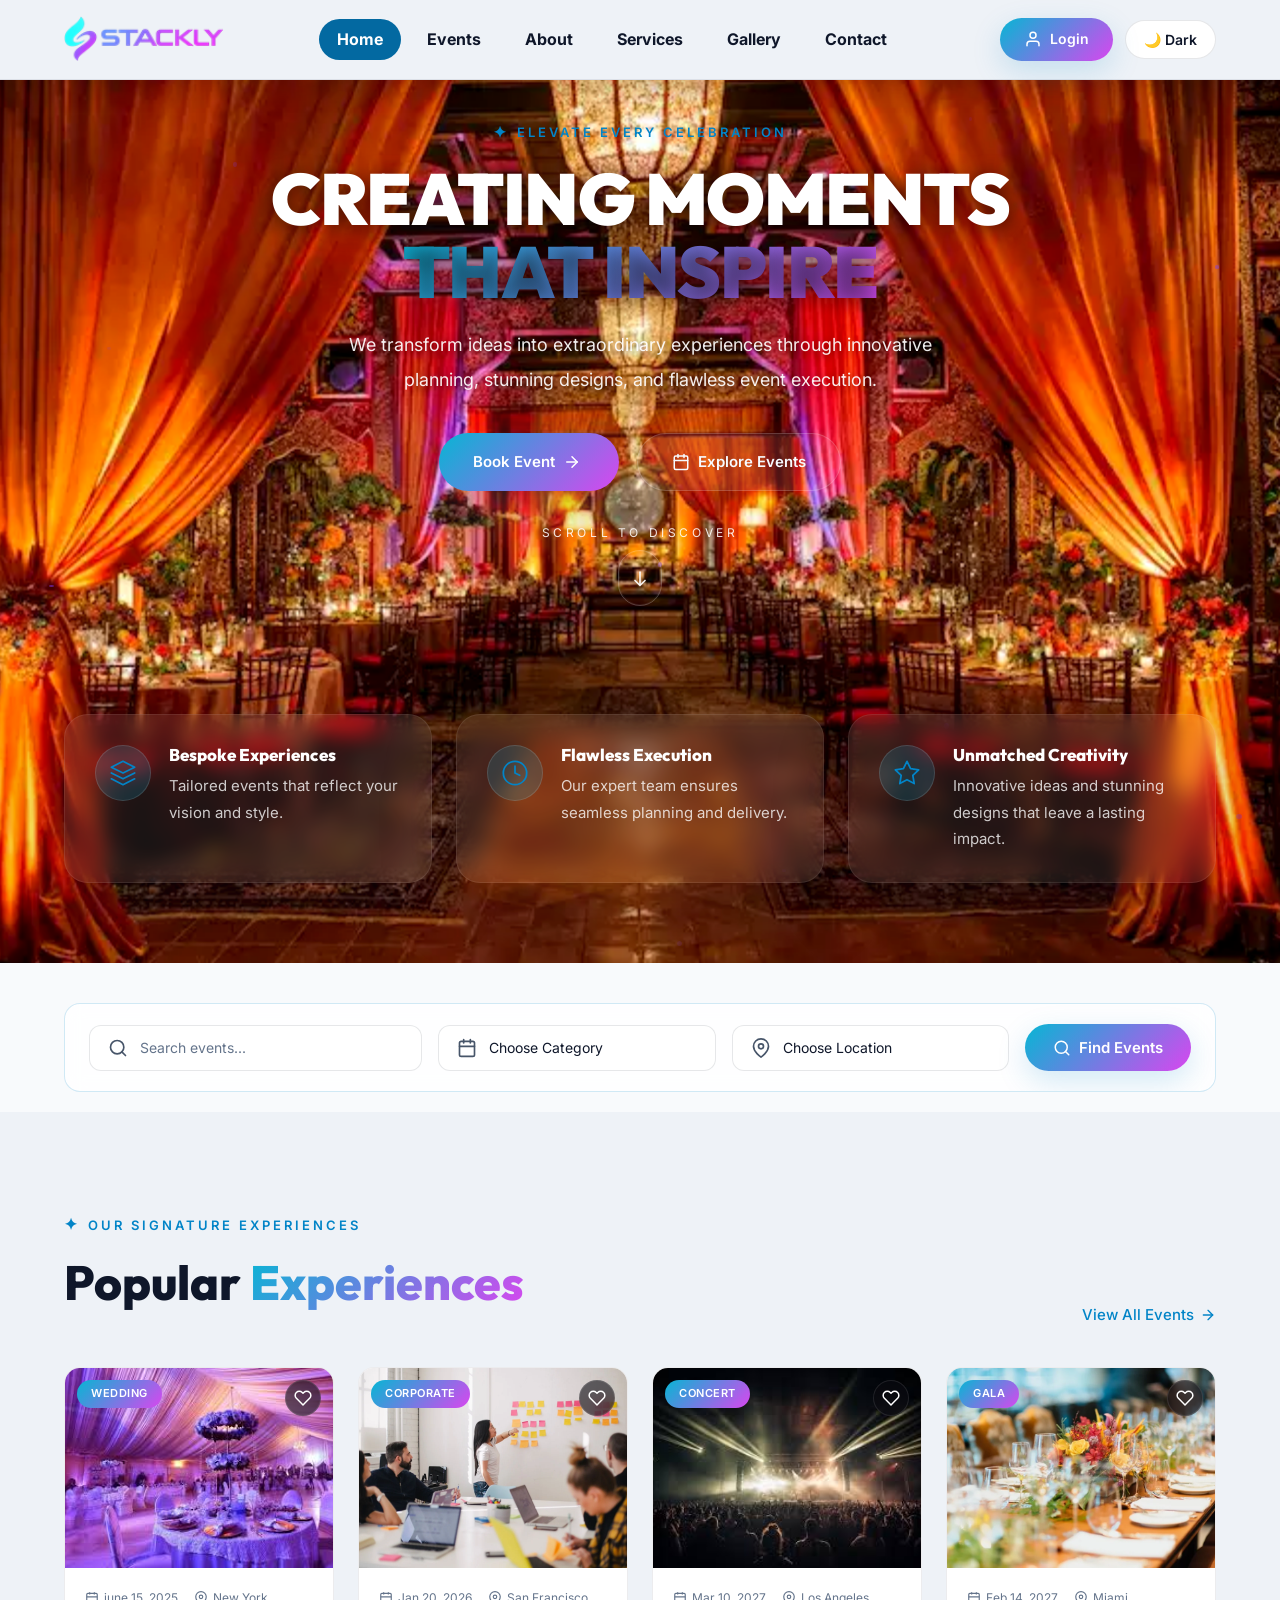
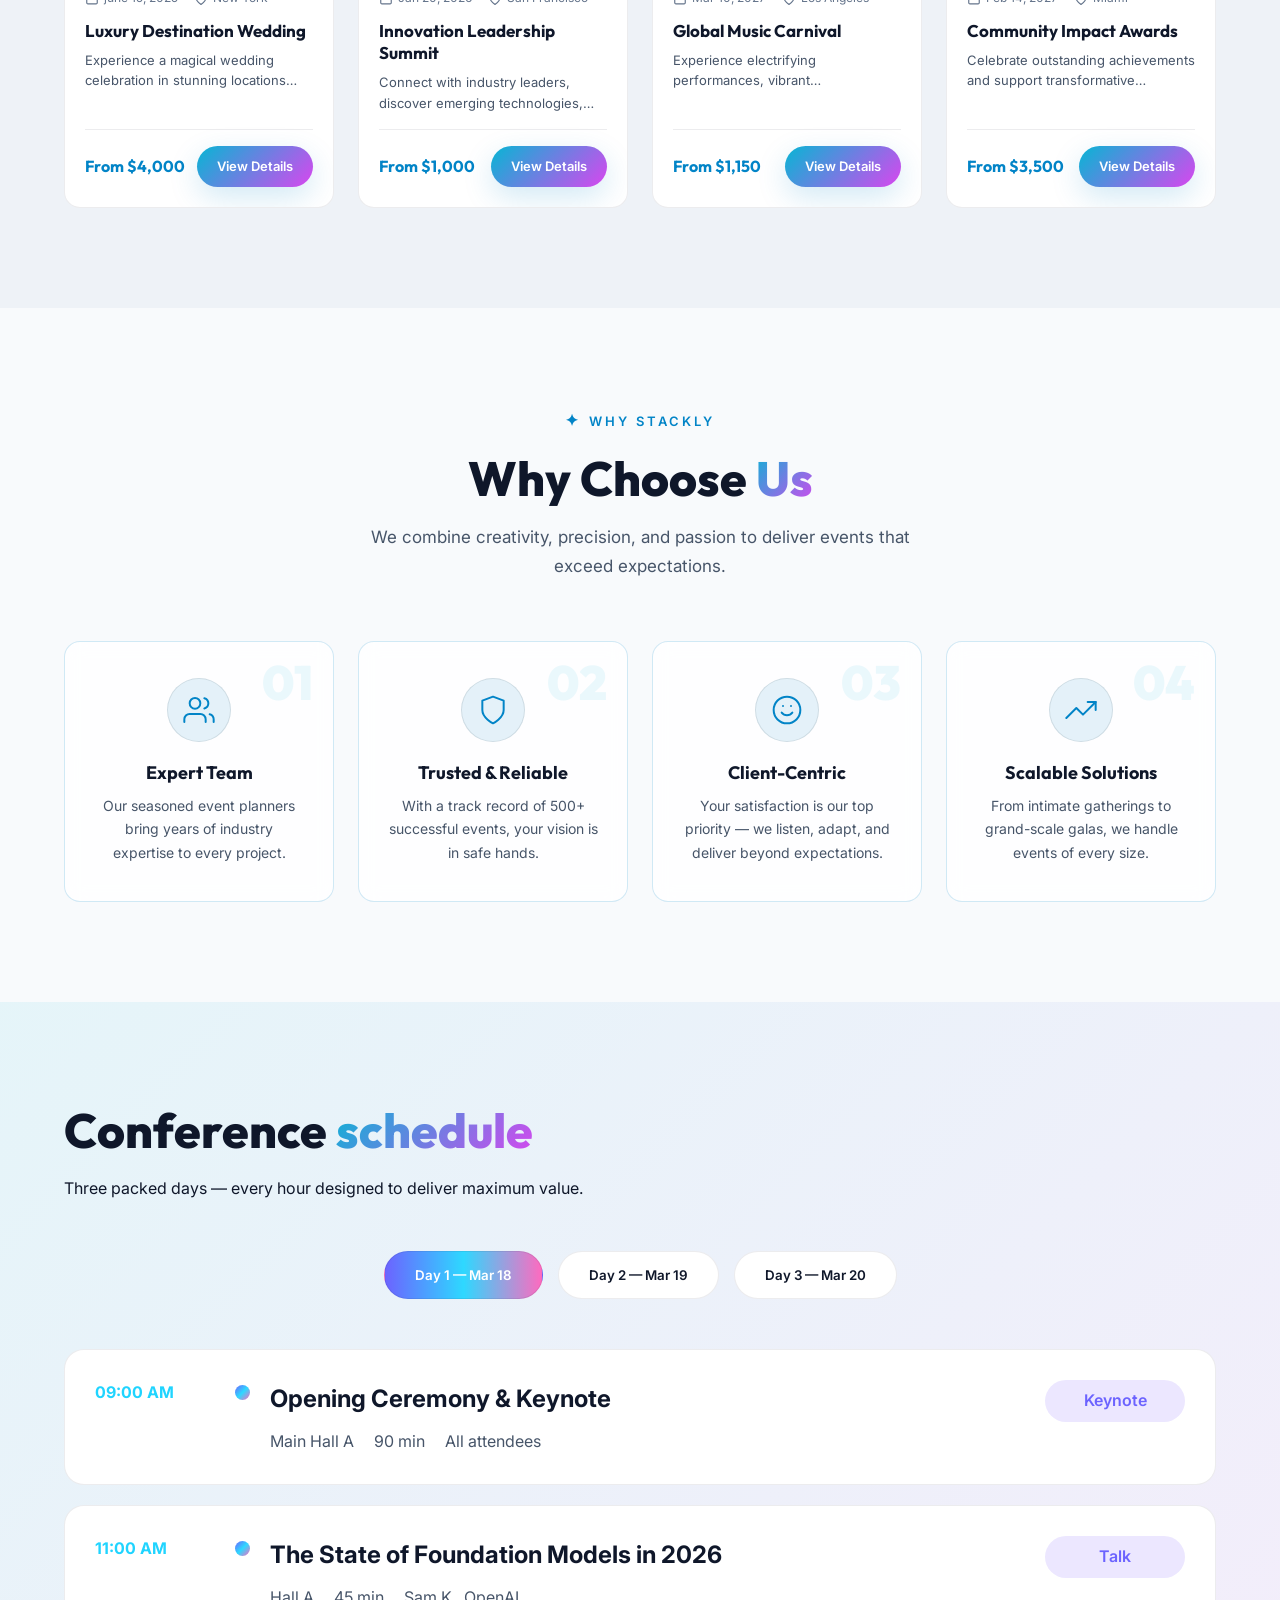
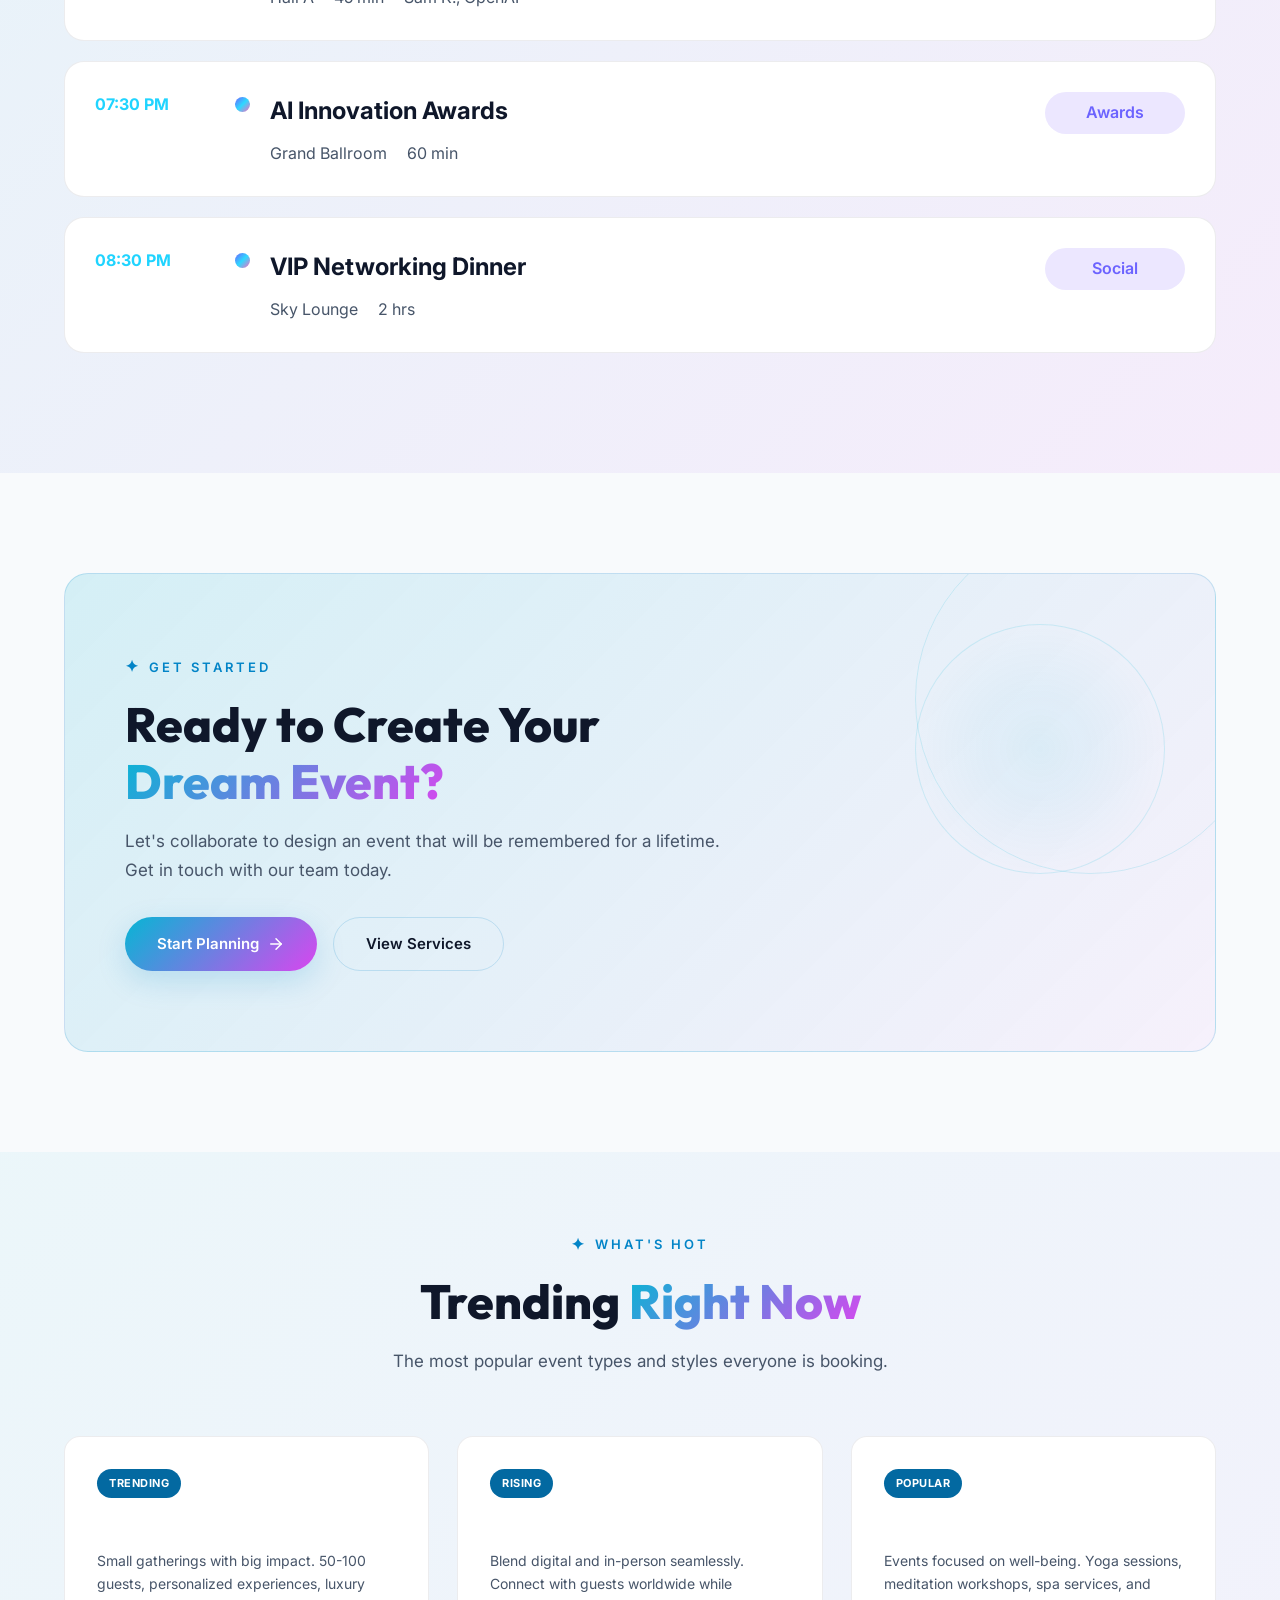
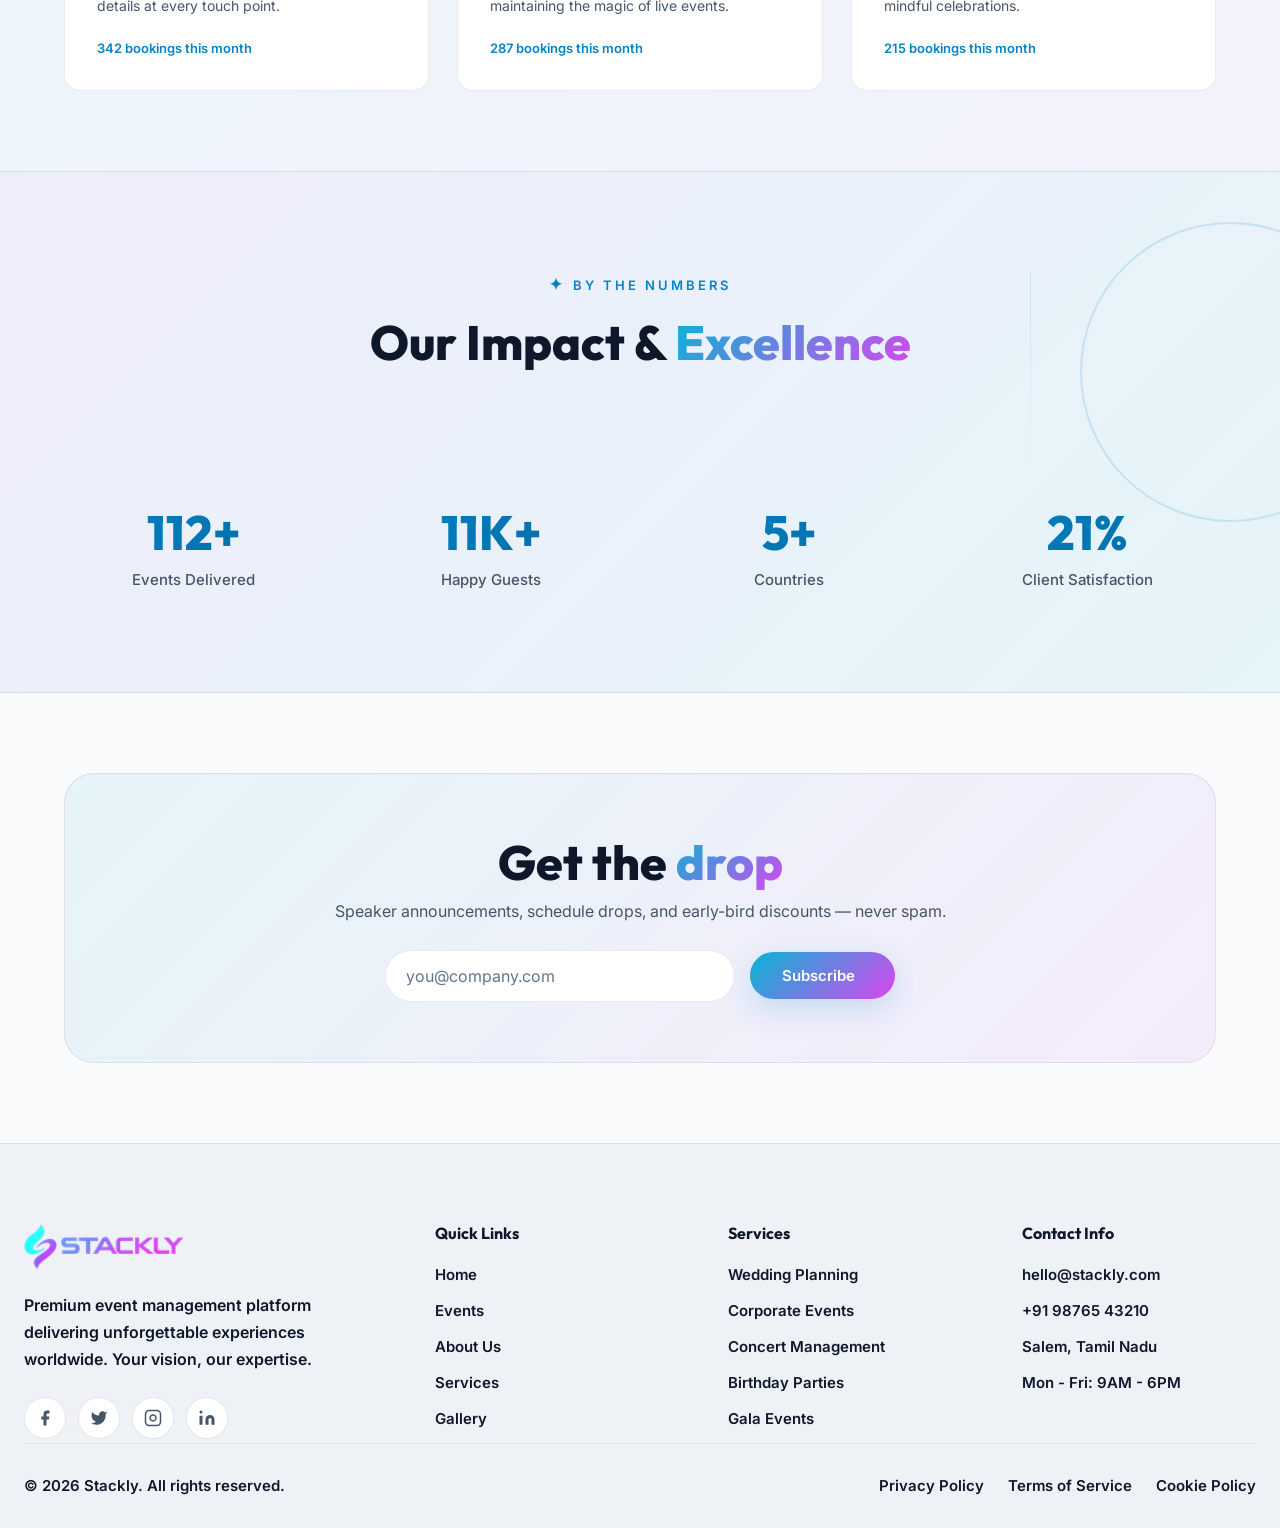
<file: index.html>
<!DOCTYPE html>
<html lang="en">
<head>
  <meta charset="UTF-8">
  <meta name="viewport" content="width=device-width, initial-scale=1.0">
  <meta name="description" content="Stackly - Premium Event Management. From dazzling weddings to groundbreaking corporate galas, we curate high-end, immersive occasions designed to captivate your audience.">
  <title>Stackly — Premium Event Management</title>
  <link rel="stylesheet" href="css/common.css">
  <link rel="stylesheet" href="css/index.css">
  <link rel="icon" type="image/webp" href="assets/logo.webp">
</head>
<body>
  <!-- ======== NAVBAR ======== -->
  <nav class="navbar" id="navbar">
    <div class="nav-container">
      <a href="index.html" class="nav-logo">
        <img src="assets/logo.webp" alt="Stackly Logo" class="logo-img">
      </a>

      <div class="nav-links" id="navLinks">
        <a href="index.html" class="active">Home</a>
        <a href="events.html">Events</a>
        <a href="about.html">About</a>
        <a href="services.html">Services</a>
        <a href="gallery.html">Gallery</a>
        <a href="contact.html">Contact</a>
        <a href="login.html" class="mobile-login">Login</a>
      </div>

      <div class="nav-right">
        <a href="login.html" class="btn-login">
          <svg viewBox="0 0 24 24" fill="none" stroke="currentColor" stroke-width="2" stroke-linecap="round" stroke-linejoin="round">
            <path d="M20 21v-2a4 4 0 0 0-4-4H8a4 4 0 0 0-4 4v2"/>
            <circle cx="12" cy="7" r="4"/>
          </svg>
          Login
        </a>
        <button class="menu-toggle" id="menuToggle" aria-label="Toggle menu">
          <span></span>
          <span></span>
          <span></span>
        </button>
      </div>
    </div>
  </nav>

  <div class="nav-overlay" id="navOverlay"></div>

  <!-- ======== HERO SECTION ======== -->
  <section class="hero" id="hero">
    <div class="hero-bg-image">
      <div class="slideshow-container">
        <div class="slide fade active">
          <img src="assets/hero2.webp" alt="Premium Daytime Event">
        </div>
        <div class="slide fade">
          <img src="assets/hero-slideshow-2.webp" alt="Outdoor Celebration">
        </div>
        <div class="slide fade">
          <img src="assets/hero-slideshow-3.webp" alt="Wedding Reception">
        </div>
        <div class="slide fade">
          <img src="assets/hero-slideshow-4.webp" alt="Corporate Gathering">
        </div>
      </div>
      <div class="hero-overlay"></div>
    </div>
    <div class="hero-bg-effects">
      <div class="hero-particles" id="heroParticles"></div>
    </div>
    <div class="container hero-container">
      <div class="hero-content">
        <span class="section-label">
  <span class="star">✦</span>
  ELEVATE EVERY CELEBRATION
</span>

<h1 class="hero-title">
  Creating Moments<br>
  <span class="gradient-text">That Inspire</span>
</h1>

<p class="hero-description">
  We transform ideas into extraordinary experiences through innovative
  planning, stunning designs, and flawless event execution.
</p>
        <div class="hero-buttons">
          <a href="404.html" class="btn-primary">
            Book Event
            <svg width="18" height="18" viewBox="0 0 24 24" fill="none" stroke="currentColor" stroke-width="2" stroke-linecap="round" stroke-linejoin="round">
              <line x1="5" y1="12" x2="19" y2="12"/>
              <polyline points="12 5 19 12 12 19"/>
            </svg>
          </a>
          <a href="404.html" class="btn-secondary">
            <svg width="18" height="18" viewBox="0 0 24 24" fill="none" stroke="currentColor" stroke-width="2" stroke-linecap="round" stroke-linejoin="round">
              <rect x="3" y="4" width="18" height="18" rx="2" ry="2"/>
              <line x1="16" y1="2" x2="16" y2="6"/>
              <line x1="8" y1="2" x2="8" y2="6"/>
              <line x1="3" y1="10" x2="21" y2="10"/>
            </svg>
            Explore Events
          </a>
        </div>
        <a class="hero-scroll" href="#eventSearchSection" aria-label="Scroll to event search">
          <span class="hero-scroll-text">Scroll to discover</span>
          <span class="hero-scroll-icon">
            <svg width="20" height="28" viewBox="0 0 24 24" fill="none" stroke="currentColor" stroke-width="2" stroke-linecap="round" stroke-linejoin="round">
              <path d="M12 5v14"/>
              <polyline points="18 15 12 21 6 15"/>
            </svg>
          </span>
        </a>
      </div>
    </div>

    <!-- Feature Cards -->
    <div class="container">
      <div class="hero-features">
        <div class="feature-card glass-card animate-on-scroll">
          <div class="feature-icon">
            <svg width="28" height="28" viewBox="0 0 24 24" fill="none" stroke="currentColor" stroke-width="1.5" stroke-linecap="round" stroke-linejoin="round">
              <path d="M12 2L2 7l10 5 10-5-10-5z"/>
              <path d="M2 17l10 5 10-5"/>
              <path d="M2 12l10 5 10-5"/>
            </svg>
          </div>
          <div class="feature-text">
            <h3>Bespoke Experiences</h3>
            <p>Tailored events that reflect your vision and style.</p>
          </div>
        </div>
        <div class="feature-card glass-card animate-on-scroll">
          <div class="feature-icon">
            <svg width="28" height="28" viewBox="0 0 24 24" fill="none" stroke="currentColor" stroke-width="1.5" stroke-linecap="round" stroke-linejoin="round">
              <circle cx="12" cy="12" r="10"/>
              <polyline points="12 6 12 12 16 14"/>
            </svg>
          </div>
          <div class="feature-text">
            <h3>Flawless Execution</h3>
            <p>Our expert team ensures seamless planning and delivery.</p>
          </div>
        </div>
        <div class="feature-card glass-card animate-on-scroll">
          <div class="feature-icon">
            <svg width="28" height="28" viewBox="0 0 24 24" fill="none" stroke="currentColor" stroke-width="1.5" stroke-linecap="round" stroke-linejoin="round">
              <polygon points="12 2 15.09 8.26 22 9.27 17 14.14 18.18 21.02 12 17.77 5.82 21.02 7 14.14 2 9.27 8.91 8.26 12 2"/>
            </svg>
          </div>
          <div class="feature-text">
            <h3>Unmatched Creativity</h3>
            <p>Innovative ideas and stunning designs that leave a lasting impact.</p>
          </div>
        </div>
      </div>
    </div>
  </section>

  <!-- ======== SEARCH BAR ======== -->
  <section class="search-section" id="eventSearchSection">
    <div class="container">
      <div class="search-bar glass-card">
        <div class="search-field">
          <svg width="20" height="20" viewBox="0 0 24 24" fill="none" stroke="currentColor" stroke-width="2" stroke-linecap="round" stroke-linejoin="round">
            <circle cx="11" cy="11" r="8"/>
            <line x1="21" y1="21" x2="16.65" y2="16.65"/>
          </svg>
          <input type="text" id="searchInput" placeholder="Search events...">
        </div>
        <div class="search-field">
          <svg width="20" height="20" viewBox="0 0 24 24" fill="none" stroke="currentColor" stroke-width="2" stroke-linecap="round" stroke-linejoin="round">
            <rect x="3" y="4" width="18" height="18" rx="2" ry="2"/>
            <line x1="16" y1="2" x2="16" y2="6"/>
            <line x1="8" y1="2" x2="8" y2="6"/>
            <line x1="3" y1="10" x2="21" y2="10"/>
          </svg>
          <select id="categorySelect">
            <option value="">Choose Category</option>
            <option value="wedding">Wedding</option>
            <option value="corporate">Corporate</option>
            <option value="concert">Concert</option>
            <option value="conference">Conference</option>
            <option value="birthday">Birthday</option>
            <option value="gala">Gala</option>
          </select>
        </div>
        <div class="search-field">
          <svg width="20" height="20" viewBox="0 0 24 24" fill="none" stroke="currentColor" stroke-width="2" stroke-linecap="round" stroke-linejoin="round">
            <path d="M21 10c0 7-9 13-9 13s-9-6-9-13a9 9 0 0 1 18 0z"/>
            <circle cx="12" cy="10" r="3"/>
          </svg>
          <select id="locationSelect">
            <option value="">Choose Location</option>
            <option value="new-york">New York</option>
            <option value="los-angeles">Los Angeles</option>
            <option value="chicago">Chicago</option>
            <option value="miami">Miami</option>
            <option value="london">London</option>
          </select>
        </div>
        <button class="btn-primary search-btn" id="searchBtn" onclick="window.location.href='404.html';">
          <svg width="18" height="18" viewBox="0 0 24 24" fill="none" stroke="currentColor" stroke-width="2" stroke-linecap="round" stroke-linejoin="round">
            <circle cx="11" cy="11" r="8"/>
            <line x1="21" y1="21" x2="16.65" y2="16.65"/>
          </svg>
          Find Events
        </button>
      </div>
    </div>
  </section>

  <!-- ======== FEATURED EVENTS ======== -->
  <section class="section featured-section" id="featuredEvents">
    <div class="container">
      <div class="section-top">
        <div>
          <span class="section-label"><span class="star">✦</span> OUR SIGNATURE EXPERIENCES</span>
            <h2 class="section-title">Popular <span>Experiences</span></h2>
        </div>
        <a href="events.html" class="view-all-link">
          View All Events
          <svg width="16" height="16" viewBox="0 0 24 24" fill="none" stroke="currentColor" stroke-width="2" stroke-linecap="round" stroke-linejoin="round">
            <line x1="5" y1="12" x2="19" y2="12"/>
            <polyline points="12 5 19 12 12 19"/>
          </svg>
        </a>
      </div>

      <div class="events-grid">
        <div class="event-card animate-on-scroll">
          <div class="event-image">
            <img src="assets/wedding-ceremony.webp" alt="Royal Wedding Ceremony">
            <div class="event-badge">Wedding</div>
            <button class="event-fav" aria-label="Add to favorites">
              <svg width="18" height="18" viewBox="0 0 24 24" fill="none" stroke="currentColor" stroke-width="2" stroke-linecap="round" stroke-linejoin="round">
                <path d="M20.84 4.61a5.5 5.5 0 0 0-7.78 0L12 5.67l-1.06-1.06a5.5 5.5 0 0 0-7.78 7.78l1.06 1.06L12 21.23l7.78-7.78 1.06-1.06a5.5 5.5 0 0 0 0-7.78z"/>
              </svg>
            </button>
          </div>
          <div class="event-content">
            <div class="event-meta">
              <span class="event-date">
                <svg width="14" height="14" viewBox="0 0 24 24" fill="none" stroke="currentColor" stroke-width="2"><rect x="3" y="4" width="18" height="18" rx="2"/><line x1="16" y1="2" x2="16" y2="6"/><line x1="8" y1="2" x2="8" y2="6"/><line x1="3" y1="10" x2="21" y2="10"/></svg>
                june 15, 2025
              </span>
              <span class="event-location">
                <svg width="14" height="14" viewBox="0 0 24 24" fill="none" stroke="currentColor" stroke-width="2"><path d="M21 10c0 7-9 13-9 13s-9-6-9-13a9 9 0 0 1 18 0z"/><circle cx="12" cy="10" r="3"/></svg>
                New York
              </span>
            </div>
            <h3 class="event-title">Luxury Destination Wedding</h3>
<p class="event-desc">
  Experience a magical wedding celebration in stunning locations with premium décor, personalized services, and unforgettable memories.
</p>
            <div class="event-footer">
              <span class="event-price">From $4,000</span>
              <a href="404.html" class="btn-small btn-primary">View Details</a>
            </div>
          </div>
        </div>

        <div class="event-card animate-on-scroll">
          <div class="event-image">
            <img src="assets/tech-summit.webp" alt="Tech Summit 2026">
            <div class="event-badge">Corporate</div>
            <button class="event-fav" aria-label="Add to favorites">
              <svg width="18" height="18" viewBox="0 0 24 24" fill="none" stroke="currentColor" stroke-width="2" stroke-linecap="round" stroke-linejoin="round">
                <path d="M20.84 4.61a5.5 5.5 0 0 0-7.78 0L12 5.67l-1.06-1.06a5.5 5.5 0 0 0-7.78 7.78l1.06 1.06L12 21.23l7.78-7.78 1.06-1.06a5.5 5.5 0 0 0 0-7.78z"/>
              </svg>
            </button>
          </div>
          <div class="event-content">
            <div class="event-meta">
              <span class="event-date">
                <svg width="14" height="14" viewBox="0 0 24 24" fill="none" stroke="currentColor" stroke-width="2"><rect x="3" y="4" width="18" height="18" rx="2"/><line x1="16" y1="2" x2="16" y2="6"/><line x1="8" y1="2" x2="8" y2="6"/><line x1="3" y1="10" x2="21" y2="10"/></svg>
                Jan 20, 2026
              </span>
              <span class="event-location">
                <svg width="14" height="14" viewBox="0 0 24 24" fill="none" stroke="currentColor" stroke-width="2"><path d="M21 10c0 7-9 13-9 13s-9-6-9-13a9 9 0 0 1 18 0z"/><circle cx="12" cy="10" r="3"/></svg>
                San Francisco
              </span>
            </div>
            <h3 class="event-title">Innovation Leadership Summit</h3>
            <p class="event-desc">Connect with industry leaders, discover emerging technologies, and explore the future of innovation.</p>
            <div class="event-footer">
              <span class="event-price">From $1,000</span>
              <a href="404.html" class="btn-small btn-primary">View Details</a>
            </div>
          </div>
        </div>

        <div class="event-card animate-on-scroll">
          <div class="event-image">
            <img src="assets/music-festival.webp" alt="Summer Music Festival">
            <div class="event-badge">Concert</div>
            <button class="event-fav" aria-label="Add to favorites">
              <svg width="18" height="18" viewBox="0 0 24 24" fill="none" stroke="currentColor" stroke-width="2" stroke-linecap="round" stroke-linejoin="round">
                <path d="M20.84 4.61a5.5 5.5 0 0 0-7.78 0L12 5.67l-1.06-1.06a5.5 5.5 0 0 0-7.78 7.78l1.06 1.06L12 21.23l7.78-7.78 1.06-1.06a5.5 5.5 0 0 0 0-7.78z"/>
              </svg>
            </button>
          </div>
          <div class="event-content">
            <div class="event-meta">
              <span class="event-date">
                <svg width="14" height="14" viewBox="0 0 24 24" fill="none" stroke="currentColor" stroke-width="2"><rect x="3" y="4" width="18" height="18" rx="2"/><line x1="16" y1="2" x2="16" y2="6"/><line x1="8" y1="2" x2="8" y2="6"/><line x1="3" y1="10" x2="21" y2="10"/></svg>
                Mar 10, 2027
              </span>
              <span class="event-location">
                <svg width="14" height="14" viewBox="0 0 24 24" fill="none" stroke="currentColor" stroke-width="2"><path d="M21 10c0 7-9 13-9 13s-9-6-9-13a9 9 0 0 1 18 0z"/><circle cx="12" cy="10" r="3"/></svg>
                Los Angeles
              </span>
            </div>
            <h3 class="event-title">Global Music Carnival</h3>
<p class="event-desc">Experience electrifying performances, vibrant entertainment, and unforgettable moments with top artists.</p>
            <div class="event-footer">
              <span class="event-price">From $1,150</span>
              <a href="404.html" class="btn-small btn-primary">View Details</a>
            </div>
          </div>
        </div>

        <div class="event-card animate-on-scroll">
          <div class="event-image">
            <img src="assets/charity-gala.webp" alt="Annual Charity Gala">
            <div class="event-badge">Gala</div>
            <button class="event-fav" aria-label="Add to favorites">
              <svg width="18" height="18" viewBox="0 0 24 24" fill="none" stroke="currentColor" stroke-width="2" stroke-linecap="round" stroke-linejoin="round">
                <path d="M20.84 4.61a5.5 5.5 0 0 0-7.78 0L12 5.67l-1.06-1.06a5.5 5.5 0 0 0-7.78 7.78l1.06 1.06L12 21.23l7.78-7.78 1.06-1.06a5.5 5.5 0 0 0 0-7.78z"/>
              </svg>
            </button>
          </div>
          <div class="event-content">
            <div class="event-meta">
              <span class="event-date">
                <svg width="14" height="14" viewBox="0 0 24 24" fill="none" stroke="currentColor" stroke-width="2"><rect x="3" y="4" width="18" height="18" rx="2"/><line x1="16" y1="2" x2="16" y2="6"/><line x1="8" y1="2" x2="8" y2="6"/><line x1="3" y1="10" x2="21" y2="10"/></svg>
                Feb 14, 2027
              </span>
              <span class="event-location">
                <svg width="14" height="14" viewBox="0 0 24 24" fill="none" stroke="currentColor" stroke-width="2"><path d="M21 10c0 7-9 13-9 13s-9-6-9-13a9 9 0 0 1 18 0z"/><circle cx="12" cy="10" r="3"/></svg>
                Miami
              </span>
            </div>
           <h3 class="event-title">Community Impact Awards</h3>
<p class="event-desc">Celebrate outstanding achievements and support transformative initiatives through a memorable gathering.</p>
            <div class="event-footer">
              <span class="event-price">From $3,500</span>
              <a href="404.html" class="btn-small btn-primary">View Details</a>
            </div>
          </div>
        </div>
      </div>
    </div>
  </section>

  <!-- ======== WHY CHOOSE US ======== -->
  <section class="section why-section" id="whyUs">
    <div class="container">
      <div class="section-header">
        <span class="section-label"><span class="star">✦</span> WHY STACKLY</span>
        <h2 class="section-title">Why Choose <span>Us</span></h2>
        <p class="section-subtitle">We combine creativity, precision, and passion to deliver events that exceed expectations.</p>
      </div>

      <div class="why-grid">
        <div class="why-card glass-card animate-on-scroll">
          <div class="why-number">01</div>
          <div class="why-icon">
            <svg width="32" height="32" viewBox="0 0 24 24" fill="none" stroke="currentColor" stroke-width="1.5" stroke-linecap="round" stroke-linejoin="round">
              <path d="M17 21v-2a4 4 0 0 0-4-4H5a4 4 0 0 0-4 4v2"/>
              <circle cx="9" cy="7" r="4"/>
              <path d="M23 21v-2a4 4 0 0 0-3-3.87"/>
              <path d="M16 3.13a4 4 0 0 1 0 7.75"/>
            </svg>
          </div>
          <h3>Expert Team</h3>
          <p>Our seasoned event planners bring years of industry expertise to every project.</p>
        </div>

        <div class="why-card glass-card animate-on-scroll">
          <div class="why-number">02</div>
          <div class="why-icon">
            <svg width="32" height="32" viewBox="0 0 24 24" fill="none" stroke="currentColor" stroke-width="1.5" stroke-linecap="round" stroke-linejoin="round">
              <path d="M12 22s8-4 8-10V5l-8-3-8 3v7c0 6 8 10 8 10z"/>
            </svg>
          </div>
          <h3>Trusted & Reliable</h3>
          <p>With a track record of 500+ successful events, your vision is in safe hands.</p>
        </div>

        <div class="why-card glass-card animate-on-scroll">
          <div class="why-number">03</div>
          <div class="why-icon">
            <svg width="32" height="32" viewBox="0 0 24 24" fill="none" stroke="currentColor" stroke-width="1.5" stroke-linecap="round" stroke-linejoin="round">
              <circle cx="12" cy="12" r="10"/>
              <path d="M8 14s1.5 2 4 2 4-2 4-2"/>
              <line x1="9" y1="9" x2="9.01" y2="9"/>
              <line x1="15" y1="9" x2="15.01" y2="9"/>
            </svg>
          </div>
          <h3>Client-Centric</h3>
          <p>Your satisfaction is our top priority — we listen, adapt, and deliver beyond expectations.</p>
        </div>

        <div class="why-card glass-card animate-on-scroll">
          <div class="why-number">04</div>
          <div class="why-icon">
            <svg width="32" height="32" viewBox="0 0 24 24" fill="none" stroke="currentColor" stroke-width="1.5" stroke-linecap="round" stroke-linejoin="round">
              <polyline points="23 6 13.5 15.5 8.5 10.5 1 18"/>
              <polyline points="17 6 23 6 23 12"/>
            </svg>
          </div>
          <h3>Scalable Solutions</h3>
          <p>From intimate gatherings to grand-scale galas, we handle events of every size.</p>
        </div>
      </div>
    </div>
  </section>

  <!-- ===> Schedule Section <=== -->
 <section class="schedule-section" id="schedule">
  <div class="container">

    <h2 class="section-title">
      Conference <span class="grad-text">schedule</span>
    </h2>

    <p class="section-sub">
      Three packed days — every hour designed to deliver maximum value.
    </p>

    <div class="schedule-tabs">
      <button class="tab-btn active" onclick="showDay(0,this)">Day 1 — Mar 18</button>
      <button class="tab-btn" onclick="showDay(1,this)">Day 2 — Mar 19</button>
      <button class="tab-btn" onclick="showDay(2,this)">Day 3 — Mar 20</button>
    </div>

    <!-- Day 1 -->
    <div class="schedule-list active" id="day0">
      <div class="sched-item">
        <div class="sched-time">09:00 AM</div>
        <div class="sched-dot"></div>
        <div class="sched-info">
          <div class="sched-title">Opening Ceremony & Keynote</div>
          <div class="sched-meta">
            <span><i class="fa-solid fa-location-dot"></i> Main Hall A</span>
            <span><i class="fa-solid fa-clock"></i> 90 min</span>
            <span><i class="fa-solid fa-users"></i> All attendees</span>
          </div>
        </div>
        <a href="404.html" class="sched-badge">Keynote</a>
      </div>

      <div class="sched-item">
        <div class="sched-time">11:00 AM</div>
        <div class="sched-dot"></div>
        <div class="sched-info">
          <div class="sched-title">The State of Foundation Models in 2026</div>
          <div class="sched-meta">
            <span><i class="fa-solid fa-location-dot"></i> Hall A</span>
            <span><i class="fa-solid fa-clock"></i> 45 min</span>
            <span><i class="fa-solid fa-user"></i> Sam K., OpenAI</span>
          </div>
        </div>
        <a href="404.html" class="sched-badge">Talk</a>
      </div>
    </div>
    <div class="sched-item">
  <div class="sched-time">07:30 PM</div>
  <div class="sched-dot"></div>
  <div class="sched-info">
    <div class="sched-title">AI Innovation Awards</div>
    <div class="sched-meta">
      <span><i class="fa-solid fa-location-dot"></i> Grand Ballroom</span>
      <span><i class="fa-solid fa-clock"></i> 60 min</span>
    </div>
  </div>
  <a href="404.html" class="sched-badge">Awards</a>
</div>

<div class="sched-item">
  <div class="sched-time">08:30 PM</div>
  <div class="sched-dot"></div>
  <div class="sched-info">
    <div class="sched-title">VIP Networking Dinner</div>
    <div class="sched-meta">
      <span><i class="fa-solid fa-location-dot"></i> Sky Lounge</span>
      <span><i class="fa-solid fa-clock"></i> 2 hrs</span>
    </div>
  </div>
  <a href="404.html" class="sched-badge">Social</a>
</div>

    <!-- Day 2 -->
    <div class="schedule-list" id="day1">
      <div class="sched-item">
        <div class="sched-time">09:30 AM</div>
        <div class="sched-dot"></div>
        <div class="sched-info">
          <div class="sched-title">Zero-Knowledge Proofs Deep Dive</div>
          <div class="sched-meta">
            <span><i class="fa-solid fa-location-dot"></i> Lab 3</span>
            <span><i class="fa-solid fa-clock"></i> 2 hrs</span>
          </div>
        </div>
        <a href="404.html" class="sched-badge">Workshop</a>
      </div>
    </div>

    <!-- Day 3 -->
    <div class="schedule-list" id="day2">
      <div class="sched-item">
        <div class="sched-time">09:00 AM</div>
        <div class="sched-dot"></div>
        <div class="sched-info">
          <div class="sched-title">Keynote: The Future of AI</div>
          <div class="sched-meta">
            <span><i class="fa-solid fa-location-dot"></i> Main Hall A</span>
            <span><i class="fa-solid fa-clock"></i> 60 min</span>
          </div>
        </div>
        <a href="404.html" class="sched-badge">Keynote</a>
      </div>
    </div>

  </div>
</section>

  <!-- ======== CTA SECTION ======== -->
  <section class="cta-section">
    <div class="container">
      <div class="cta-card">
        <div class="cta-content">
          <span class="section-label"><span class="star">✦</span> GET STARTED</span>
          <h2 class="section-title">Ready to Create Your <span>Dream Event?</span></h2>
          <p class="section-subtitle">Let's collaborate to design an event that will be remembered for a lifetime. Get in touch with our team today.</p>
          <div class="cta-buttons">
            <a href="404.html" class="btn-primary">
              Start Planning
              <svg width="18" height="18" viewBox="0 0 24 24" fill="none" stroke="currentColor" stroke-width="2" stroke-linecap="round" stroke-linejoin="round">
                <line x1="5" y1="12" x2="19" y2="12"/>
                <polyline points="12 5 19 12 12 19"/>
              </svg>
            </a>
            <a href="404.html" class="btn-secondary">View Services</a>
          </div>
        </div>
        <div class="cta-decoration">
          <div class="cta-circle"></div>
          <div class="cta-circle cta-circle-2"></div>
        </div>
      </div>
    </div>
  </section>

  <!-- ======== TRENDING EVENTS ======== -->
  <section class="section trending-section">
    <div class="container">
      <div class="section-header">
        <span class="section-label"><span class="star">✦</span> WHAT'S HOT</span>
        <h2 class="section-title">Trending <span>Right Now</span></h2>
        <p class="section-subtitle">The most popular event types and styles everyone is booking.</p>
      </div>
      <div class="trending-grid">
        <div class="trending-card animate-on-scroll">
          <div class="trending-badge">TRENDING</div>
          <h3>Intimate Micro-Events</h3>
          <p>Small gatherings with big impact. 50-100 guests, personalized experiences, luxury details at every touch point.</p>
          <div class="trending-stats">342 bookings this month</div>
        </div>
        <div class="trending-card animate-on-scroll">
          <div class="trending-badge">RISING</div>
          <h3>Hybrid Experiences</h3>
          <p>Blend digital and in-person seamlessly. Connect with guests worldwide while maintaining the magic of live events.</p>
          <div class="trending-stats">287 bookings this month</div>
        </div>
        <div class="trending-card animate-on-scroll">
          <div class="trending-badge">POPULAR</div>
          <h3>Wellness Retreats</h3>
          <p>Events focused on well-being. Yoga sessions, meditation workshops, spa services, and mindful celebrations.</p>
          <div class="trending-stats">215 bookings this month</div>
        </div>
      </div>
    </div>
  </section>

  <!-- ======== STATS ======== -->
  <section class="section stats-section">
    <div class="container">
      <div class="stats-content">
        <div class="section-header">
          <span class="section-label"><span class="star">✦</span> BY THE NUMBERS</span>
          <h2 class="section-title">Our Impact & <span>Excellence</span></h2>
        </div>
        <div class="stats-metrics">
          <div class="stat-metric animate-on-scroll">
            <div class="stat-number" data-target="500" data-suffix="+">0+</div>
            <p class="stat-label">Events Delivered</p>
          </div>
          <div class="stat-metric animate-on-scroll">
            <div class="stat-number" data-target="50000" data-suffix="+">0+</div>
            <p class="stat-label">Happy Guests</p>
          </div>
          <div class="stat-metric animate-on-scroll">
            <div class="stat-number" data-target="25" data-suffix="+">0+</div>
            <p class="stat-label">Countries</p>
          </div>
          <div class="stat-metric animate-on-scroll">
            <div class="stat-number" data-target="98" data-suffix="%">0%</div>
            <p class="stat-label">Client Satisfaction</p>
          </div>
        </div>
      </div>
      <div class="stats-decoration">
        <div class="decoration-circle"></div>
        <div class="decoration-line"></div>
      </div>
    </div>
  </section>
 <!-- Newsletter -->
<section class="newsletter-section">
  <div class="container">
    <div class="newsletter reveal">
      <h2 class="section-title" style="margin-bottom:8px">
        Get the <span class="grad-text">drop</span>
      </h2>

      <p class="newsletter-subtitle">
        Speaker announcements, schedule drops, and early-bird discounts — never spam.
      </p>

      <form class="news-form" action="404.html" method="get">
        <input
          type="email"
          name="email"
          required
          placeholder="you@company.com"
        />

        <button class="btn btn-primary" type="submit">
          Subscribe <i class="fa-solid fa-arrow-right"></i>
        </button>
      </form>
    </div>
  </div>
</section>

  <!-- ======== FOOTER ======== -->
  <footer class="footer">
    <div class="container">
      <div class="footer-grid">
        <div class="footer-brand">
          <a href="index.html" class="nav-logo">
            <img src="assets/logo.webp" alt="Stackly Logo" class="logo-img"></a>
          <p>Premium event management platform delivering unforgettable experiences worldwide. Your vision, our expertise.</p>
          <div class="footer-socials">
            <a href="404.html" aria-label="Facebook">
              <svg width="18" height="18" viewBox="0 0 24 24" fill="currentColor"><path d="M18 2h-3a5 5 0 0 0-5 5v3H7v4h3v8h4v-8h3l1-4h-4V7a1 1 0 0 1 1-1h3z"/></svg>
            </a>
            <a href="404.html" aria-label="Twitter">
              <svg width="18" height="18" viewBox="0 0 24 24" fill="currentColor"><path d="M23 3a10.9 10.9 0 0 1-3.14 1.53 4.48 4.48 0 0 0-7.86 3v1A10.66 10.66 0 0 1 3 4s-4 9 5 13a11.64 11.64 0 0 1-7 2c9 5 20 0 20-11.5a4.5 4.5 0 0 0-.08-.83A7.72 7.72 0 0 0 23 3z"/></svg>
            </a>
            <a href="404.html" aria-label="Instagram">
              <svg width="18" height="18" viewBox="0 0 24 24" fill="none" stroke="currentColor" stroke-width="2"><rect x="2" y="2" width="20" height="20" rx="5" ry="5"/><path d="M16 11.37A4 4 0 1 1 12.63 8 4 4 0 0 1 16 11.37z"/><line x1="17.5" y1="6.5" x2="17.51" y2="6.5"/></svg>
            </a>
            <a href="404.html" aria-label="LinkedIn">
              <svg width="18" height="18" viewBox="0 0 24 24" fill="currentColor"><path d="M16 8a6 6 0 0 1 6 6v7h-4v-7a2 2 0 0 0-2-2 2 2 0 0 0-2 2v7h-4v-7a6 6 0 0 1 6-6z"/><rect x="2" y="9" width="4" height="12"/><circle cx="4" cy="4" r="2"/></svg>
            </a>
          </div>
        </div>
        <div class="footer-column">
          <h4>Quick Links</h4>
          <ul>
            <li><a href="index.html">Home</a></li>
            <li><a href="events.html">Events</a></li>
            <li><a href="about.html">About Us</a></li>
            <li><a href="services.html">Services</a></li>
            <li><a href="gallery.html">Gallery</a></li>
          </ul>
        </div>
        <div class="footer-column">
          <h4>Services</h4>
          <ul>
            <li><a href="404.html">Wedding Planning</a></li>
            <li><a href="404.html">Corporate Events</a></li>
            <li><a href="404.html">Concert Management</a></li>
            <li><a href="404.html">Birthday Parties</a></li>
            <li><a href="404.html">Gala Events</a></li>
          </ul>
        </div>
        <div class="footer-column">
          <h4>Contact Info</h4>
          <ul>
            <li>hello@stackly.com</li>
            <li>+91 98765 43210</li>
            <li>Salem, Tamil Nadu</li>
            <li>Mon - Fri: 9AM - 6PM</li>
          </ul>
        </div>
      </div>
      <div class="footer-bottom">
        <p>&copy; 2026 Stackly. All rights reserved.</p>
        <div class="footer-bottom-links">
          <a href="404.html">Privacy Policy</a>
          <a href="404.html">Terms of Service</a>
          <a href="404.html">Cookie Policy</a>
        </div>
      </div>
    </div>
  </footer>

  <!-- Back to Top -->
  <button class="back-to-top" id="backToTop" aria-label="Back to top">
    <svg width="20" height="20" viewBox="0 0 24 24" fill="none" stroke="currentColor" stroke-width="2.5" stroke-linecap="round" stroke-linejoin="round">
      <polyline points="18 15 12 9 6 15"/>
    </svg>
  </button>

  <script src="js/script.js"></script>
  <script>
    // Index-specific: Stats counter animation
    document.addEventListener('DOMContentLoaded', () => {
      const statNumbers = document.querySelectorAll('.stat-number');
      const statsObserver = new IntersectionObserver((entries) => {
        entries.forEach(entry => {
          if (entry.isIntersecting) {
            const el = entry.target;
            const target = parseInt(el.dataset.target);
            const suffix = el.dataset.suffix || '';
            animateCounter(el, target, 2000);
            el.dataset.suffix = suffix;
            statsObserver.unobserve(el);
          }
        });
      }, { threshold: 0.5 });

      statNumbers.forEach(el => statsObserver.observe(el));

      // Hero particles
      createParticles(document.getElementById('heroParticles'), 15);

      // Search button
      document.getElementById('searchBtn')?.addEventListener('click', () => {
        const query = document.getElementById('searchInput').value;
        const category = document.getElementById('categorySelect').value;
        const location = document.getElementById('locationSelect').value;
        
        if (!query && !category && !location) {
          showToast('Please enter a search term or select a filter');
          return;
        }
        window.location.href = `events.html?search=${encodeURIComponent(query)}&category=${category}&location=${location}`;
      });

      // Favorite buttons
      document.querySelectorAll('.event-fav').forEach(btn => {
        btn.addEventListener('click', () => {
          btn.classList.toggle('active');
          const isFav = btn.classList.contains('active');
          if (isFav) {
            btn.querySelector('svg').setAttribute('fill', 'var(--accent-light)');
            showToast('Added to favorites ♥');
          } else {
            btn.querySelector('svg').setAttribute('fill', 'none');
            showToast('Removed from favorites');
          }
        });
      });
    });
  </script>
</body>
</html>
</file>
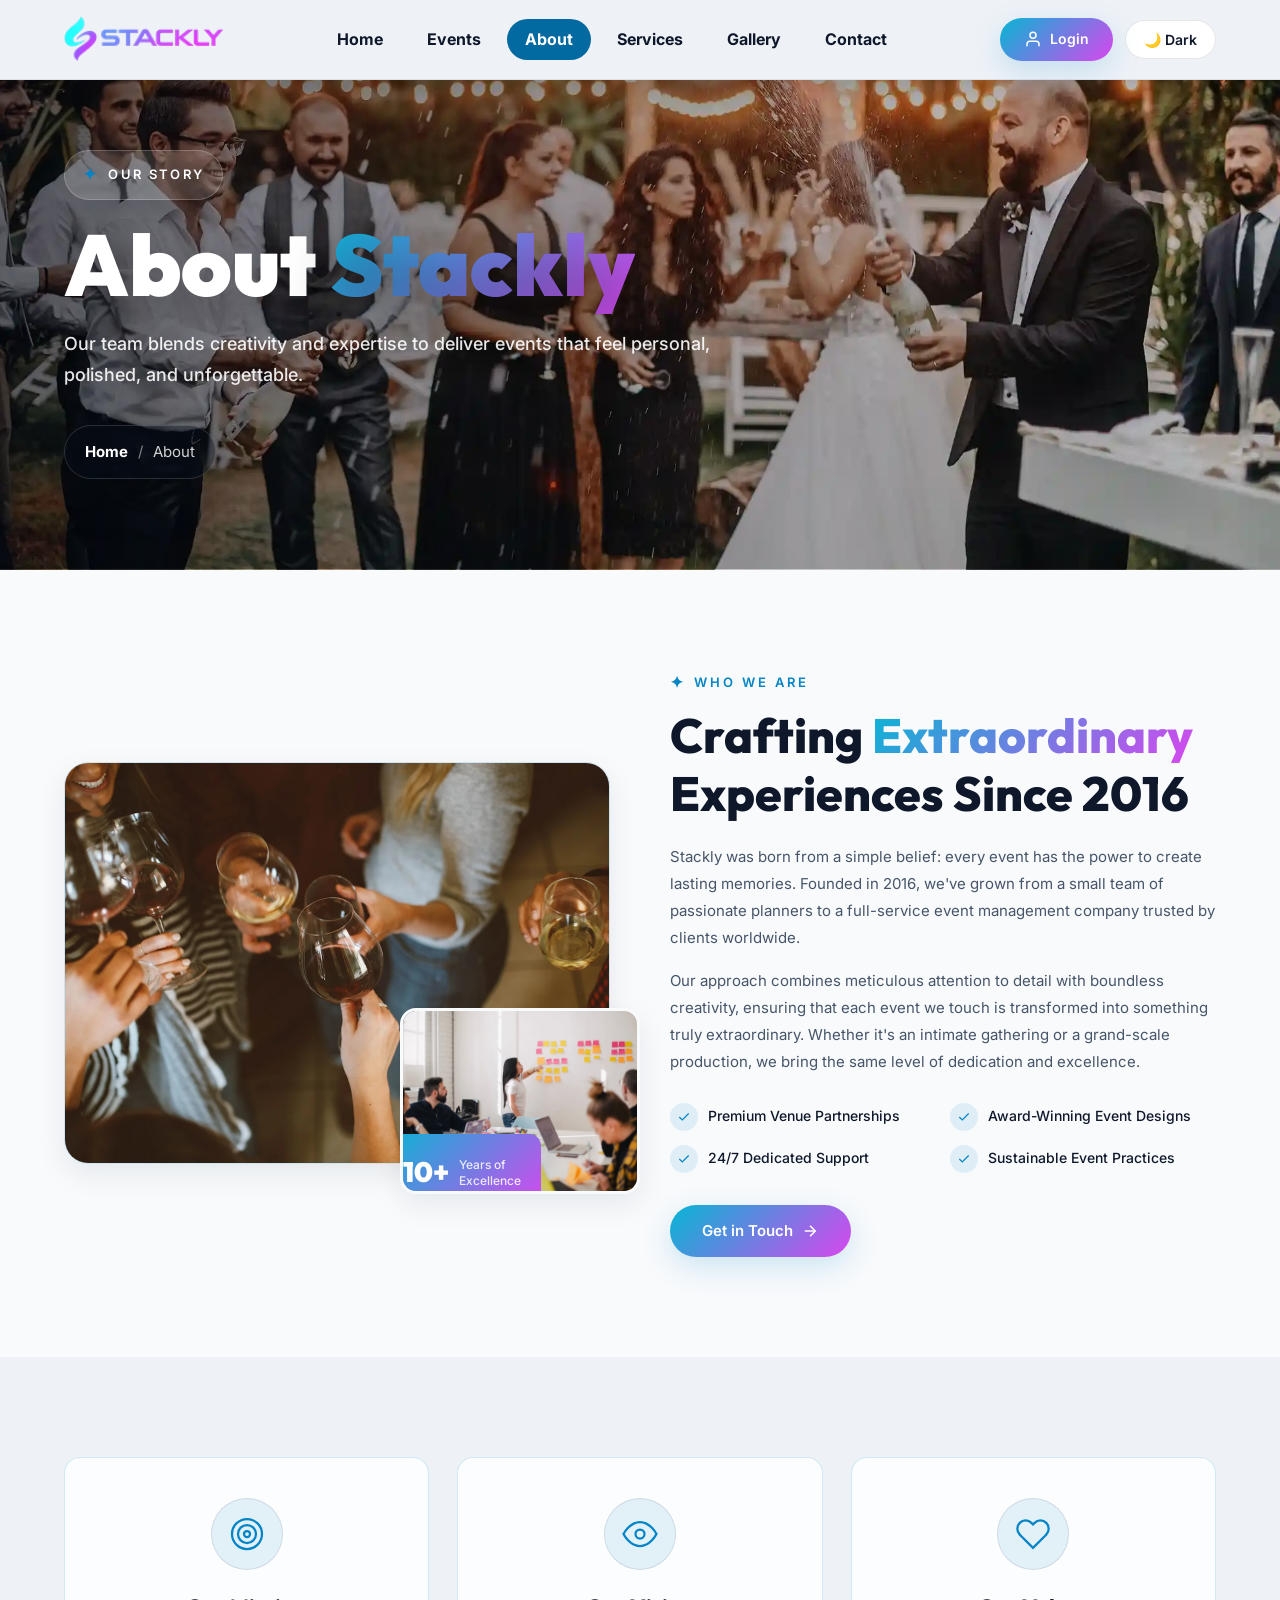
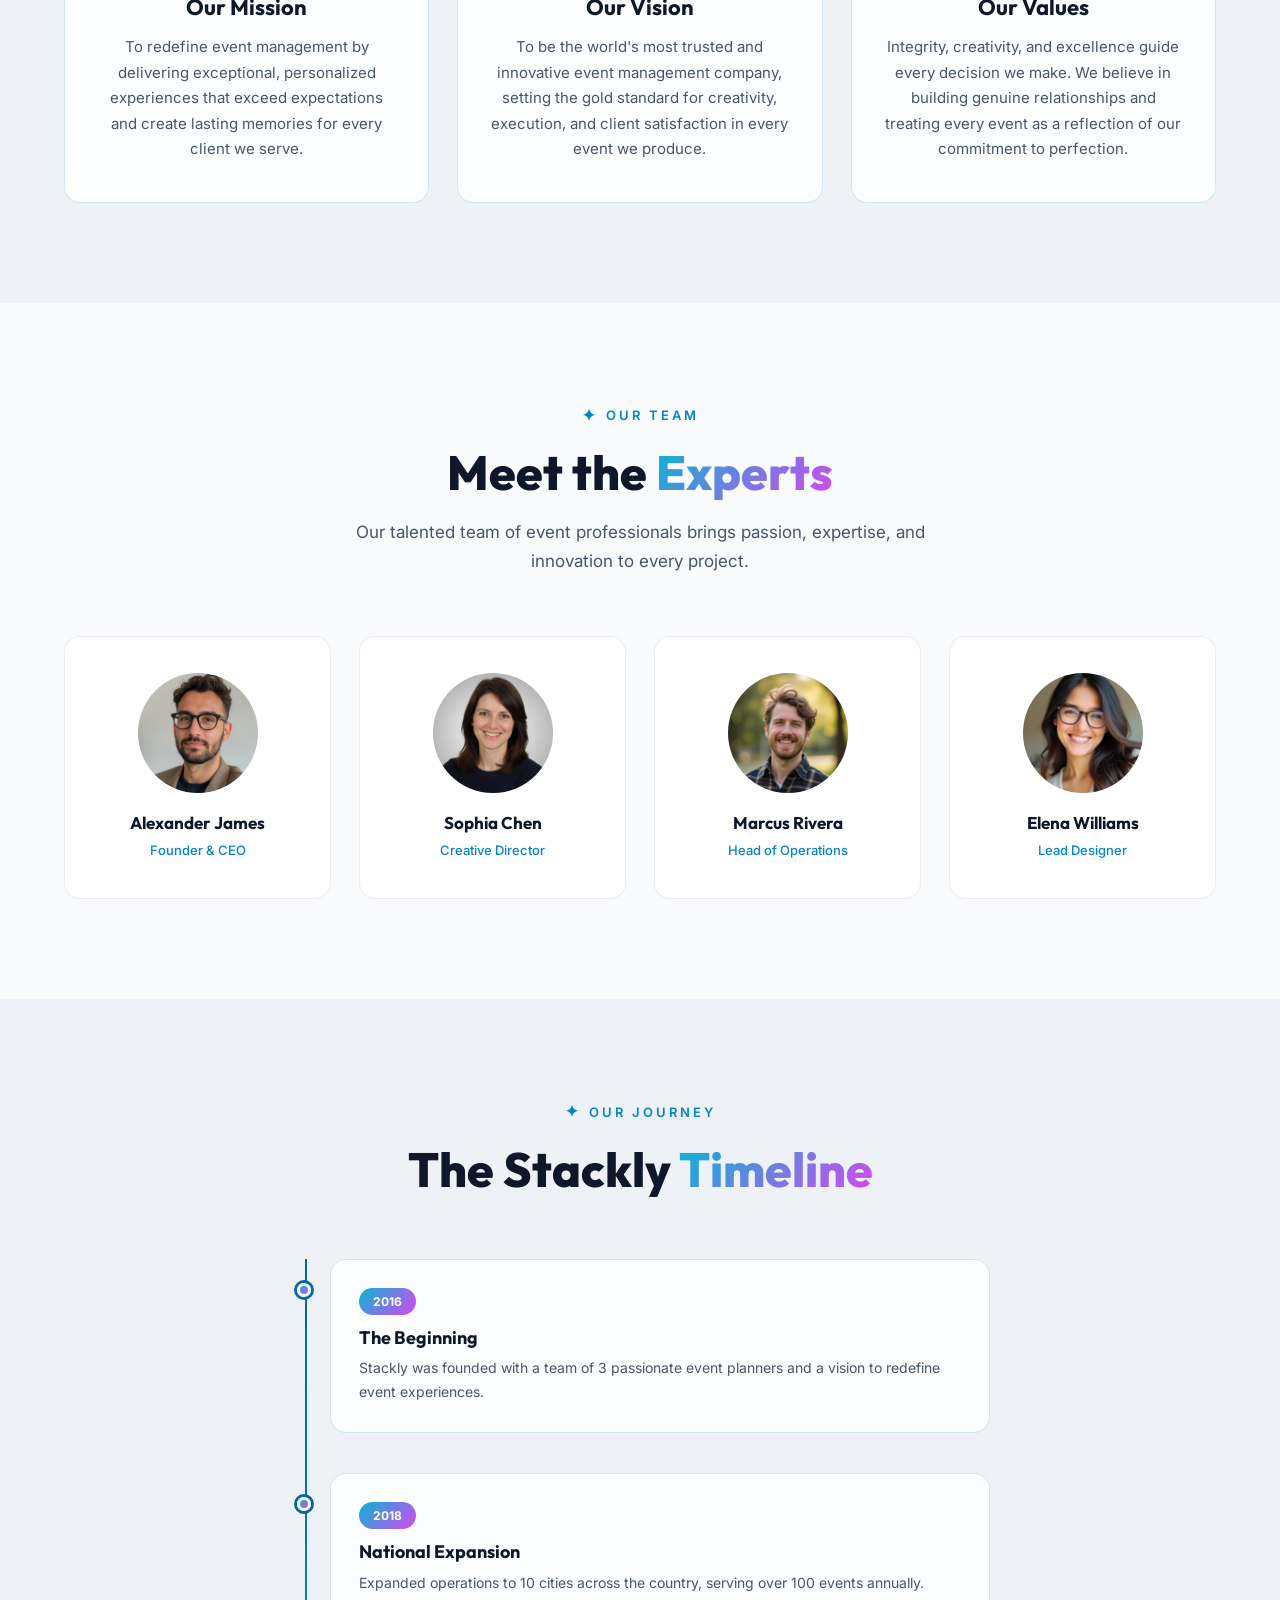
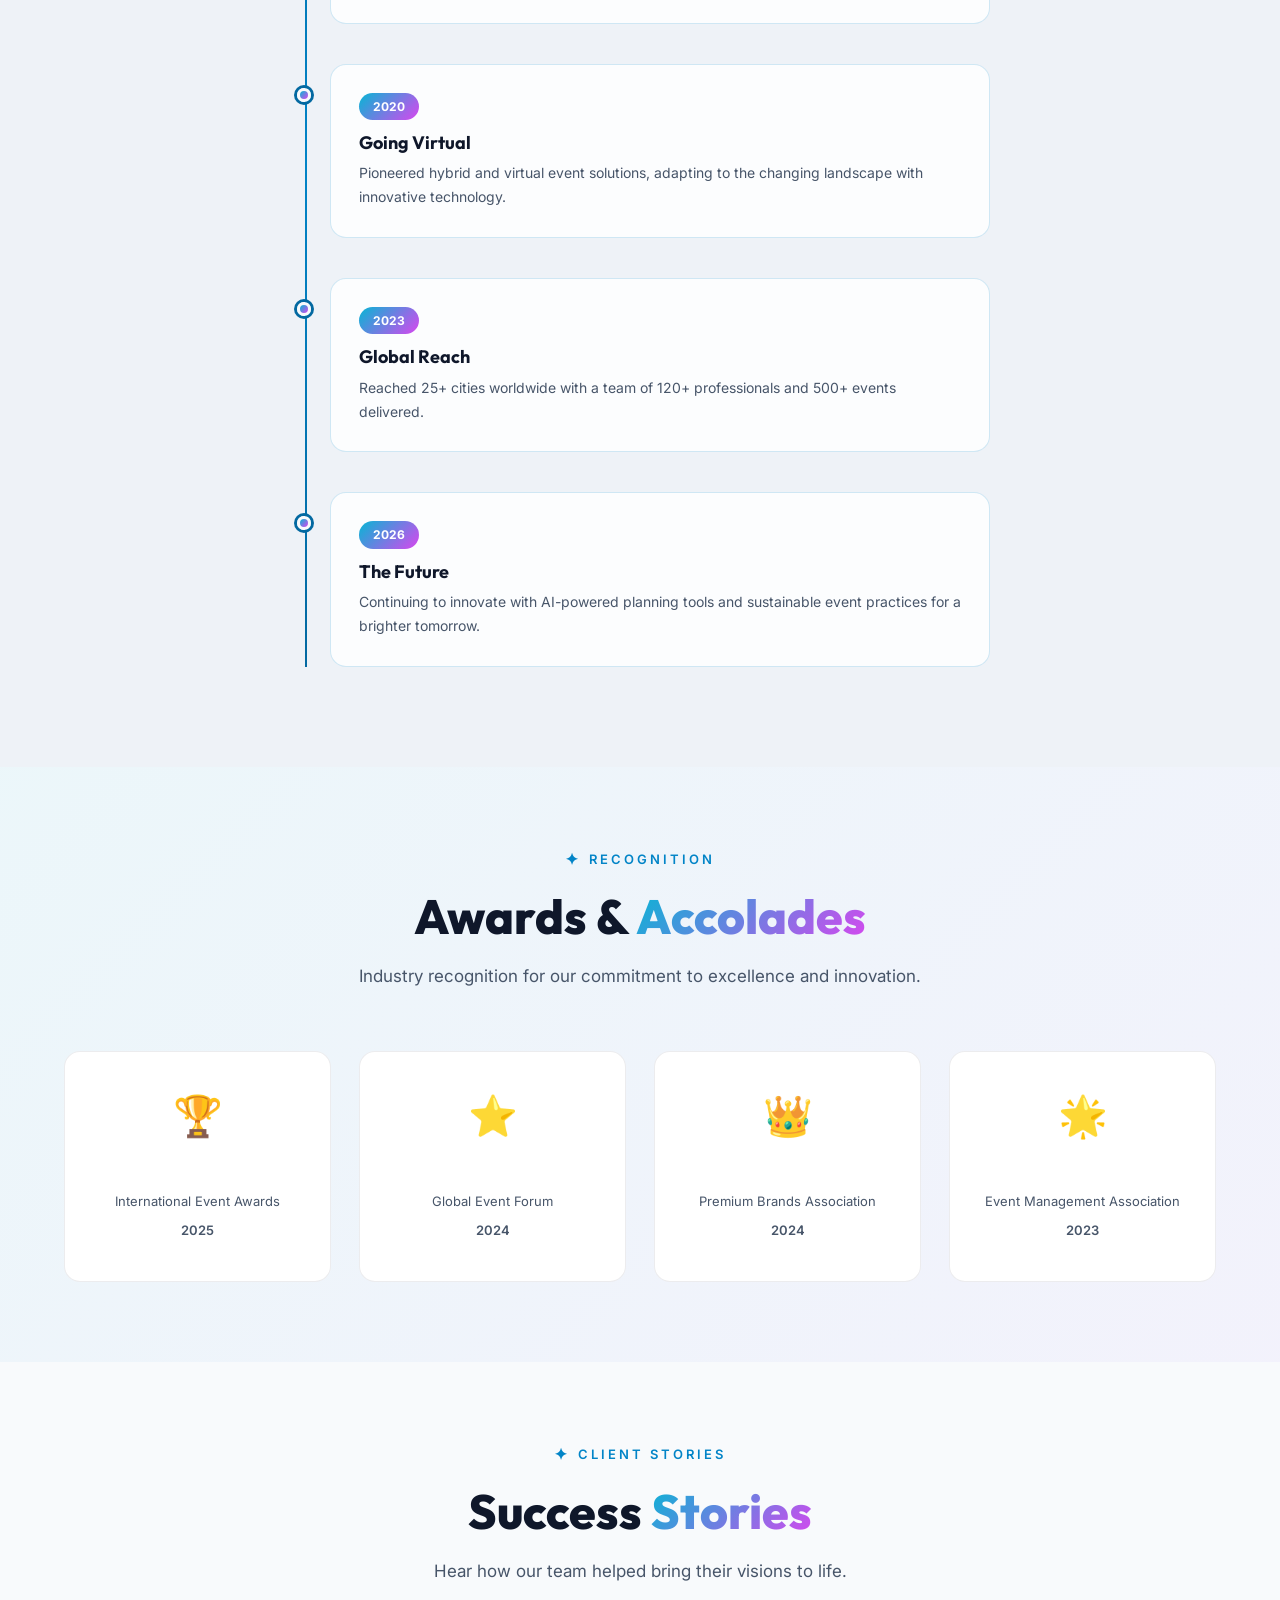
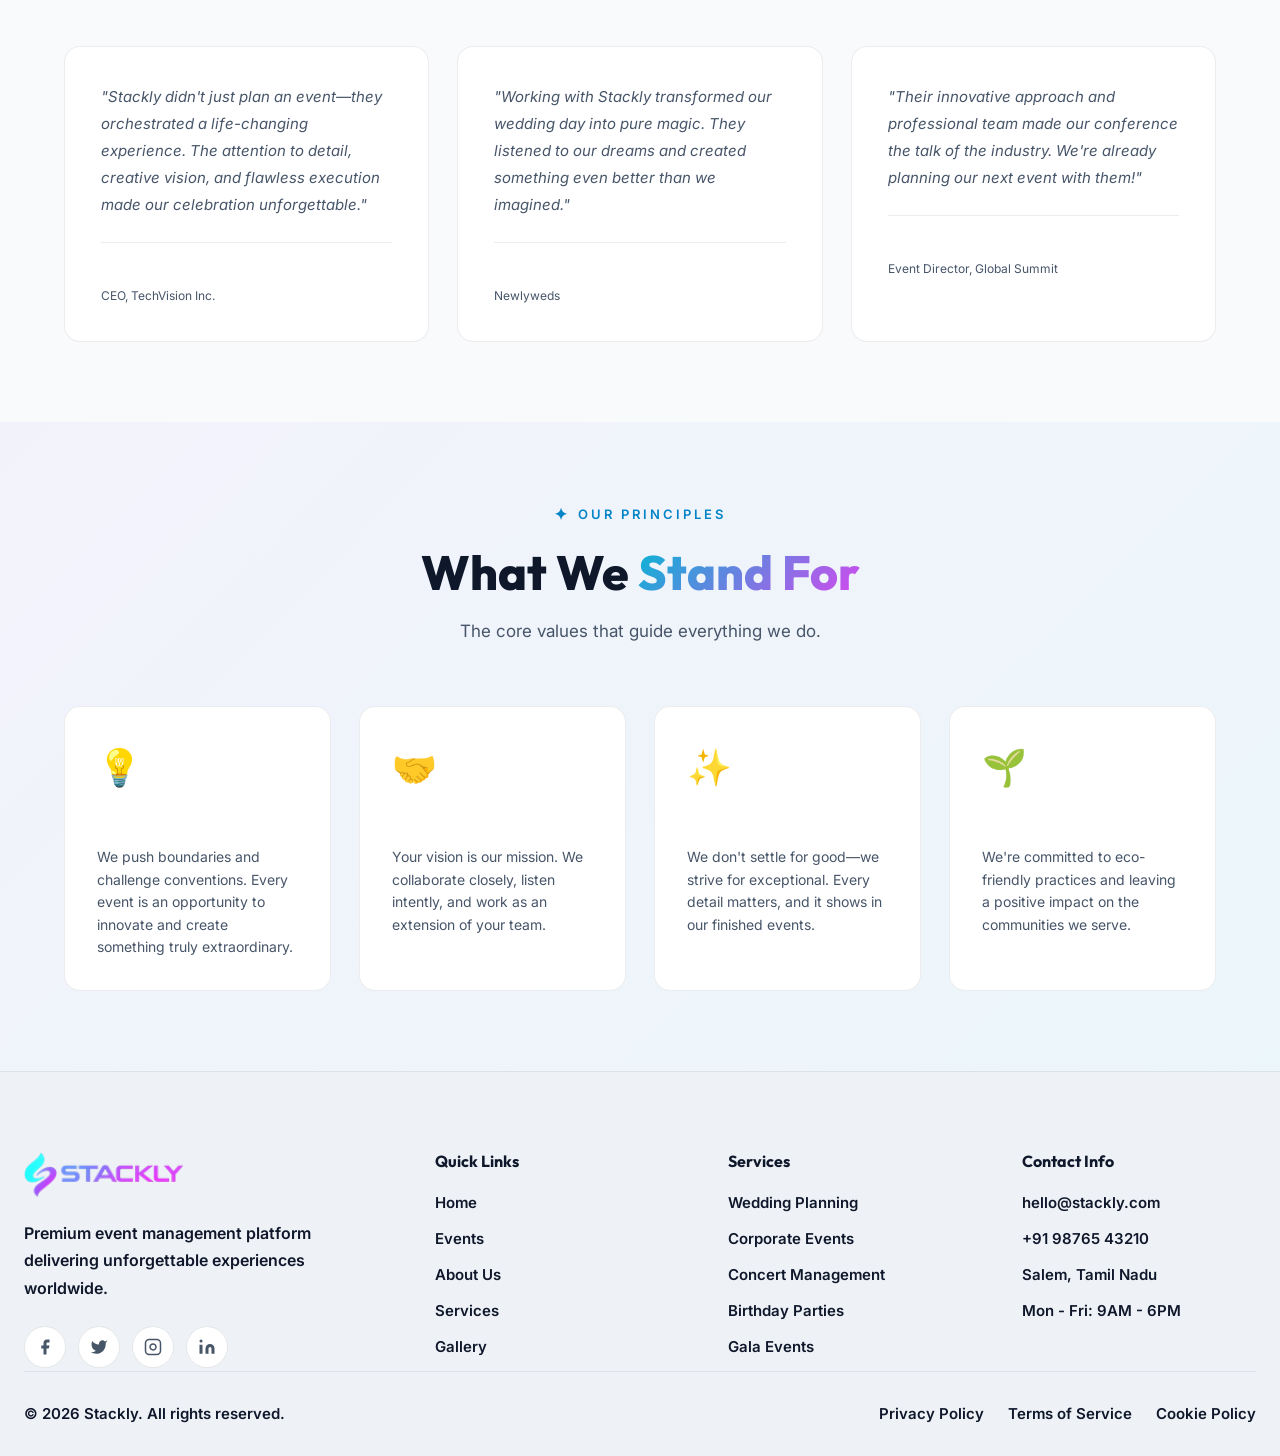
<file: about.html>
<!DOCTYPE html>
<html lang="en">
<head>
  <meta charset="UTF-8">
  <meta name="viewport" content="width=device-width, initial-scale=1.0">
  <meta name="description" content="Learn about Stackly — a premium event management company dedicated to creating unforgettable experiences.">
  <title>About Us — Stackly</title>
  <link rel="stylesheet" href="css/common.css">
  <link rel="stylesheet" href="css/about.css">
  <link rel="icon" type="image/webp" href="assets/logo.webp">
</head>
<body>

  <!-- ======== NAVBAR ======== -->
  <nav class="navbar" id="navbar">
    <div class="nav-container">
      <a href="index.html" class="nav-logo">
        <img src="assets/logo.webp" alt="Stackly Logo" class="logo-img"></a>
      <div class="nav-links" id="navLinks">
        <a href="index.html">Home</a>
        <a href="events.html">Events</a>
        <a href="about.html" class="active">About</a>
        <a href="services.html">Services</a>
        <a href="gallery.html">Gallery</a>
        <a href="contact.html">Contact</a>
        <a href="login.html" class="mobile-login">Login</a>
      </div>
      <div class="nav-right">
        <a href="login.html" class="btn-login">
          <svg viewBox="0 0 24 24" fill="none" stroke="currentColor" stroke-width="2" stroke-linecap="round" stroke-linejoin="round"><path d="M20 21v-2a4 4 0 0 0-4-4H8a4 4 0 0 0-4 4v2"/><circle cx="12" cy="7" r="4"/></svg>
          Login
        </a>
        <button class="menu-toggle" id="menuToggle" aria-label="Toggle menu"><span></span><span></span><span></span></button>
      </div>
    </div>
  </nav>
  <div class="nav-overlay" id="navOverlay"></div>

  <!-- ======== PAGE HERO ======== -->
  <section class="page-hero">
    <div class="container">
      <span class="section-label"><span class="star">✦</span> OUR STORY</span>
      <h1 class="section-title">About <span>Stackly</span></h1>
      <p class="section-subtitle" style="margin: 0 auto;">Our team blends creativity and expertise to deliver events that feel personal, polished, and unforgettable.</p>
      <div class="breadcrumb">
        <a href="index.html">Home</a>
        <span class="separator">/</span>
        <span>About</span>
      </div>
    </div>
  </section>

  <!-- ======== ABOUT STORY ======== -->
  <section class="section about-story">
    <div class="container">
      <div class="story-grid">
        <div class="story-images animate-on-scroll">
          <div class="story-img-main">
            <img src="assets/event-daytime-08.webp" alt="Stackly Event Team">
          </div>
          <div class="story-img-accent">
            <img src="assets/event-daytime-14.webp" alt="Event Planning">
            <div class="experience-badge">
              <span class="exp-number">10+</span>
              <span class="exp-text">Years of<br>Excellence</span>
            </div>
          </div>
        </div>
        <div class="story-content animate-on-scroll">
          <span class="section-label"><span class="star">✦</span> WHO WE ARE</span>
          <h2 class="section-title">Crafting <span>Extraordinary</span> Experiences Since 2016</h2>
          <p>Stackly was born from a simple belief: every event has the power to create lasting memories. Founded in 2016, we've grown from a small team of passionate planners to a full-service event management company trusted by clients worldwide.</p>
          <p>Our approach combines meticulous attention to detail with boundless creativity, ensuring that each event we touch is transformed into something truly extraordinary. Whether it's an intimate gathering or a grand-scale production, we bring the same level of dedication and excellence.</p>
          <div class="story-highlights">
            <div class="highlight-item">
              <div class="highlight-icon">
                <svg width="24" height="24" viewBox="0 0 24 24" fill="none" stroke="currentColor" stroke-width="2"><polyline points="20 6 9 17 4 12"/></svg>
              </div>
              <span>Premium Venue Partnerships</span>
            </div>
            <div class="highlight-item">
              <div class="highlight-icon">
                <svg width="24" height="24" viewBox="0 0 24 24" fill="none" stroke="currentColor" stroke-width="2"><polyline points="20 6 9 17 4 12"/></svg>
              </div>
              <span>Award-Winning Event Designs</span>
            </div>
            <div class="highlight-item">
              <div class="highlight-icon">
                <svg width="24" height="24" viewBox="0 0 24 24" fill="none" stroke="currentColor" stroke-width="2"><polyline points="20 6 9 17 4 12"/></svg>
              </div>
              <span>24/7 Dedicated Support</span>
            </div>
            <div class="highlight-item">
              <div class="highlight-icon">
                <svg width="24" height="24" viewBox="0 0 24 24" fill="none" stroke="currentColor" stroke-width="2"><polyline points="20 6 9 17 4 12"/></svg>
              </div>
              <span>Sustainable Event Practices</span>
            </div>
          </div>
          <a href="404.html" class="btn-primary">
            Get in Touch
            <svg width="18" height="18" viewBox="0 0 24 24" fill="none" stroke="currentColor" stroke-width="2"><line x1="5" y1="12" x2="19" y2="12"/><polyline points="12 5 19 12 12 19"/></svg>
          </a>
        </div>
      </div>
    </div>
  </section>

  <!-- ======== MISSION & VISION ======== -->
  <section class="section mission-section">
    <div class="container">
      <div class="mission-grid">
        <div class="mission-card glass-card animate-on-scroll">
          <div class="mission-icon">
            <svg width="36" height="36" viewBox="0 0 24 24" fill="none" stroke="currentColor" stroke-width="1.5">
              <circle cx="12" cy="12" r="10"/>
              <circle cx="12" cy="12" r="6"/>
              <circle cx="12" cy="12" r="2"/>
            </svg>
          </div>
          <h3>Our Mission</h3>
          <p>To redefine event management by delivering exceptional, personalized experiences that exceed expectations and create lasting memories for every client we serve.</p>
        </div>
        <div class="mission-card glass-card animate-on-scroll">
          <div class="mission-icon">
            <svg width="36" height="36" viewBox="0 0 24 24" fill="none" stroke="currentColor" stroke-width="1.5">
              <path d="M1 12s4-8 11-8 11 8 11 8-4 8-11 8-11-8-11-8z"/>
              <circle cx="12" cy="12" r="3"/>
            </svg>
          </div>
          <h3>Our Vision</h3>
          <p>To be the world's most trusted and innovative event management company, setting the gold standard for creativity, execution, and client satisfaction in every event we produce.</p>
        </div>
        <div class="mission-card glass-card animate-on-scroll">
          <div class="mission-icon">
            <svg width="36" height="36" viewBox="0 0 24 24" fill="none" stroke="currentColor" stroke-width="1.5">
              <path d="M20.84 4.61a5.5 5.5 0 0 0-7.78 0L12 5.67l-1.06-1.06a5.5 5.5 0 0 0-7.78 7.78l1.06 1.06L12 21.23l7.78-7.78 1.06-1.06a5.5 5.5 0 0 0 0-7.78z"/>
            </svg>
          </div>
          <h3>Our Values</h3>
          <p>Integrity, creativity, and excellence guide every decision we make. We believe in building genuine relationships and treating every event as a reflection of our commitment to perfection.</p>
        </div>
      </div>
    </div>
  </section>

  <!-- ======== TEAM ======== -->
  <section class="section team-section">
    <div class="container">
      <div class="section-header">
        <span class="section-label"><span class="star">✦</span> OUR TEAM</span>
        <h2 class="section-title">Meet the <span>Experts</span></h2>
        <p class="section-subtitle">Our talented team of event professionals brings passion, expertise, and innovation to every project.</p>
      </div>

      <div class="team-grid">
        <div class="team-card animate-on-scroll">
          <div class="team-avatar">
            <div class="avatar-placeholder"><img src="assets/a3.webp"></div>
            <div class="team-social">
              <a href="404.html" aria-label="LinkedIn"><svg width="16" height="16" viewBox="0 0 24 24" fill="currentColor"><path d="M16 8a6 6 0 0 1 6 6v7h-4v-7a2 2 0 0 0-2-2 2 2 0 0 0-2 2v7h-4v-7a6 6 0 0 1 6-6z"/><rect x="2" y="9" width="4" height="12"/><circle cx="4" cy="4" r="2"/></svg></a>
              <a href="404.html" aria-label="Twitter"><svg width="16" height="16" viewBox="0 0 24 24" fill="currentColor"><path d="M23 3a10.9 10.9 0 0 1-3.14 1.53 4.48 4.48 0 0 0-7.86 3v1A10.66 10.66 0 0 1 3 4s-4 9 5 13a11.64 11.64 0 0 1-7 2c9 5 20 0 20-11.5a4.5 4.5 0 0 0-.08-.83A7.72 7.72 0 0 0 23 3z"/></svg></a>
            </div>
          </div>
          <h4>Alexander James</h4>
          <span>Founder & CEO</span>
        </div>

        <div class="team-card animate-on-scroll">
          <div class="team-avatar">
            <div class="avatar-placeholder"><img src="assets/a1.webp"></div>
            <div class="team-social">
              <a href="404.html" aria-label="LinkedIn"><svg width="16" height="16" viewBox="0 0 24 24" fill="currentColor"><path d="M16 8a6 6 0 0 1 6 6v7h-4v-7a2 2 0 0 0-2-2 2 2 0 0 0-2 2v7h-4v-7a6 6 0 0 1 6-6z"/><rect x="2" y="9" width="4" height="12"/><circle cx="4" cy="4" r="2"/></svg></a>
              <a href="404.html" aria-label="Twitter"><svg width="16" height="16" viewBox="0 0 24 24" fill="currentColor"><path d="M23 3a10.9 10.9 0 0 1-3.14 1.53 4.48 4.48 0 0 0-7.86 3v1A10.66 10.66 0 0 1 3 4s-4 9 5 13a11.64 11.64 0 0 1-7 2c9 5 20 0 20-11.5a4.5 4.5 0 0 0-.08-.83A7.72 7.72 0 0 0 23 3z"/></svg></a>
            </div>
          </div>
          <h4>Sophia Chen</h4>
          <span>Creative Director</span>
        </div>

        <div class="team-card animate-on-scroll">
          <div class="team-avatar">
            <div class="avatar-placeholder"><img src="assets/a4.webp"></div>
            <div class="team-social">
              <a href="404.html" aria-label="LinkedIn"><svg width="16" height="16" viewBox="0 0 24 24" fill="currentColor"><path d="M16 8a6 6 0 0 1 6 6v7h-4v-7a2 2 0 0 0-2-2 2 2 0 0 0-2 2v7h-4v-7a6 6 0 0 1 6-6z"/><rect x="2" y="9" width="4" height="12"/><circle cx="4" cy="4" r="2"/></svg></a>
              <a href="404.html" aria-label="Twitter"><svg width="16" height="16" viewBox="0 0 24 24" fill="currentColor"><path d="M23 3a10.9 10.9 0 0 1-3.14 1.53 4.48 4.48 0 0 0-7.86 3v1A10.66 10.66 0 0 1 3 4s-4 9 5 13a11.64 11.64 0 0 1-7 2c9 5 20 0 20-11.5a4.5 4.5 0 0 0-.08-.83A7.72 7.72 0 0 0 23 3z"/></svg></a>
            </div>
          </div>
          <h4>Marcus Rivera</h4>
          <span>Head of Operations</span>
        </div>

        <div class="team-card animate-on-scroll">
          <div class="team-avatar">
            <div class="avatar-placeholder"><img src="assets/a2.webp"></div>
            <div class="team-social">
              <a href="404.html" aria-label="LinkedIn"><svg width="16" height="16" viewBox="0 0 24 24" fill="currentColor"><path d="M16 8a6 6 0 0 1 6 6v7h-4v-7a2 2 0 0 0-2-2 2 2 0 0 0-2 2v7h-4v-7a6 6 0 0 1 6-6z"/><rect x="2" y="9" width="4" height="12"/><circle cx="4" cy="4" r="2"/></svg></a>
              <a href="404.html" aria-label="Twitter"><svg width="16" height="16" viewBox="0 0 24 24" fill="currentColor"><path d="M23 3a10.9 10.9 0 0 1-3.14 1.53 4.48 4.48 0 0 0-7.86 3v1A10.66 10.66 0 0 1 3 4s-4 9 5 13a11.64 11.64 0 0 1-7 2c9 5 20 0 20-11.5a4.5 4.5 0 0 0-.08-.83A7.72 7.72 0 0 0 23 3z"/></svg></a>
            </div>
          </div>
          <h4>Elena Williams</h4>
          <span>Lead Designer</span>
        </div>
      </div>
    </div>
  </section>

  <!-- ======== TIMELINE ======== -->
  <section class="section timeline-section">
    <div class="container">
      <div class="section-header">
        <span class="section-label"><span class="star">✦</span> OUR JOURNEY</span>
        <h2 class="section-title">The Stackly <span>Timeline</span></h2>
      </div>

      <div class="timeline">
        <div class="timeline-item animate-on-scroll">
          <div class="timeline-dot"></div>
          <div class="timeline-content glass-card">
            <span class="timeline-year">2016</span>
            <h4>The Beginning</h4>
            <p>Stackly was founded with a team of 3 passionate event planners and a vision to redefine event experiences.</p>
          </div>
        </div>
        <div class="timeline-item animate-on-scroll">
          <div class="timeline-dot"></div>
          <div class="timeline-content glass-card">
            <span class="timeline-year">2018</span>
            <h4>National Expansion</h4>
            <p>Expanded operations to 10 cities across the country, serving over 100 events annually.</p>
          </div>
        </div>
        <div class="timeline-item animate-on-scroll">
          <div class="timeline-dot"></div>
          <div class="timeline-content glass-card">
            <span class="timeline-year">2020</span>
            <h4>Going Virtual</h4>
            <p>Pioneered hybrid and virtual event solutions, adapting to the changing landscape with innovative technology.</p>
          </div>
        </div>
        <div class="timeline-item animate-on-scroll">
          <div class="timeline-dot"></div>
          <div class="timeline-content glass-card">
            <span class="timeline-year">2023</span>
            <h4>Global Reach</h4>
            <p>Reached 25+ cities worldwide with a team of 120+ professionals and 500+ events delivered.</p>
          </div>
        </div>
        <div class="timeline-item animate-on-scroll">
          <div class="timeline-dot"></div>
          <div class="timeline-content glass-card">
            <span class="timeline-year">2026</span>
            <h4>The Future</h4>
            <p>Continuing to innovate with AI-powered planning tools and sustainable event practices for a brighter tomorrow.</p>
          </div>
        </div>
      </div>
    </div>
  </section>

  <!-- ======== AWARDS & RECOGNITION ======== -->
  <section class="section awards-section">
    <div class="container">
      <div class="section-header">
        <span class="section-label"><span class="star">✦</span> RECOGNITION</span>
        <h2 class="section-title">Awards & <span>Accolades</span></h2>
        <p class="section-subtitle">Industry recognition for our commitment to excellence and innovation.</p>
      </div>
      <div class="awards-grid">
        <div class="award-card animate-on-scroll">
          <div class="award-icon">🏆</div>
          <h4>Best Event Planner 2025</h4>
          <p>International Event Awards</p>
          <p class="award-year">2025</p>
        </div>
        <div class="award-card animate-on-scroll">
          <div class="award-icon">⭐</div>
          <h4>Innovation in Events</h4>
          <p>Global Event Forum</p>
          <p class="award-year">2024</p>
        </div>
        <div class="award-card animate-on-scroll">
          <div class="award-icon">👑</div>
          <h4>Luxury Event Company</h4>
          <p>Premium Brands Association</p>
          <p class="award-year">2024</p>
        </div>
        <div class="award-card animate-on-scroll">
          <div class="award-icon">🌟</div>
          <h4>Customer Choice Award</h4>
          <p>Event Management Association</p>
          <p class="award-year">2023</p>
        </div>
      </div>
    </div>
  </section>

  <!-- ======== CLIENT TESTIMONIALS ======== -->
  <section class="section client-testimonials-section">
    <div class="container">
      <div class="section-header">
        <span class="section-label"><span class="star">✦</span> CLIENT STORIES</span>
        <h2 class="section-title">Success <span>Stories</span></h2>
        <p class="section-subtitle">Hear how our team helped bring their visions to life.</p>
      </div>
      <div class="testimonials-carousel">
        <div class="testimonial-card-featured animate-on-scroll">
          <p class="testimonial-quote">"Stackly didn't just plan an event—they orchestrated a life-changing experience. The attention to detail, creative vision, and flawless execution made our celebration unforgettable."</p>
          <div class="testimonial-footer">
            <h5>David Chang</h5>
            <p>CEO, TechVision Inc.</p>
          </div>
        </div>
        <div class="testimonial-card-featured animate-on-scroll">
          <p class="testimonial-quote">"Working with Stackly transformed our wedding day into pure magic. They listened to our dreams and created something even better than we imagined."</p>
          <div class="testimonial-footer">
            <h5>Jessica & James</h5>
            <p>Newlyweds</p>
          </div>
        </div>
        <div class="testimonial-card-featured animate-on-scroll">
          <p class="testimonial-quote">"Their innovative approach and professional team made our conference the talk of the industry. We're already planning our next event with them!"</p>
          <div class="testimonial-footer">
            <h5>Robert Martinez</h5>
            <p>Event Director, Global Summit</p>
          </div>
        </div>
      </div>
    </div>
  </section>

  <!-- ======== COMPANY VALUES ======== -->
  <section class="section values-section">
    <div class="container">
      <div class="section-header">
        <span class="section-label"><span class="star">✦</span> OUR PRINCIPLES</span>
        <h2 class="section-title">What We <span>Stand For</span></h2>
        <p class="section-subtitle">The core values that guide everything we do.</p>
      </div>
      <div class="values-grid">
        <div class="value-card animate-on-scroll">
          <div class="value-icon">💡</div>
          <h4>Creativity First</h4>
          <p>We push boundaries and challenge conventions. Every event is an opportunity to innovate and create something truly extraordinary.</p>
        </div>
        <div class="value-card animate-on-scroll">
          <div class="value-icon">🤝</div>
          <h4>Client Partnership</h4>
          <p>Your vision is our mission. We collaborate closely, listen intently, and work as an extension of your team.</p>
        </div>
        <div class="value-card animate-on-scroll">
          <div class="value-icon">✨</div>
          <h4>Excellence</h4>
          <p>We don't settle for good—we strive for exceptional. Every detail matters, and it shows in our finished events.</p>
        </div>
        <div class="value-card animate-on-scroll">
          <div class="value-icon">🌱</div>
          <h4>Sustainability</h4>
          <p>We're committed to eco-friendly practices and leaving a positive impact on the communities we serve.</p>
        </div>
      </div>
    </div>
  </section>

  <!-- ======== FOOTER ======== -->
  <footer class="footer">
    <div class="container">
      <div class="footer-grid">
        <div class="footer-brand">
          <a href="index.html" class="nav-logo">
            <img src="assets/logo.webp" alt="Stackly Logo" class="logo-img"></a>
          <p>Premium event management platform delivering unforgettable experiences worldwide.</p>
          <div class="footer-socials">
            <a href="404.html" aria-label="Facebook"><svg width="18" height="18" viewBox="0 0 24 24" fill="currentColor"><path d="M18 2h-3a5 5 0 0 0-5 5v3H7v4h3v8h4v-8h3l1-4h-4V7a1 1 0 0 1 1-1h3z"/></svg></a>
            <a href="404.html" aria-label="Twitter"><svg width="18" height="18" viewBox="0 0 24 24" fill="currentColor"><path d="M23 3a10.9 10.9 0 0 1-3.14 1.53 4.48 4.48 0 0 0-7.86 3v1A10.66 10.66 0 0 1 3 4s-4 9 5 13a11.64 11.64 0 0 1-7 2c9 5 20 0 20-11.5a4.5 4.5 0 0 0-.08-.83A7.72 7.72 0 0 0 23 3z"/></svg></a>
            <a href="404.html" aria-label="Instagram"><svg width="18" height="18" viewBox="0 0 24 24" fill="none" stroke="currentColor" stroke-width="2"><rect x="2" y="2" width="20" height="20" rx="5" ry="5"/><path d="M16 11.37A4 4 0 1 1 12.63 8 4 4 0 0 1 16 11.37z"/><line x1="17.5" y1="6.5" x2="17.51" y2="6.5"/></svg></a>
            <a href="404.html" aria-label="LinkedIn"><svg width="18" height="18" viewBox="0 0 24 24" fill="currentColor"><path d="M16 8a6 6 0 0 1 6 6v7h-4v-7a2 2 0 0 0-2-2 2 2 0 0 0-2 2v7h-4v-7a6 6 0 0 1 6-6z"/><rect x="2" y="9" width="4" height="12"/><circle cx="4" cy="4" r="2"/></svg></a>
          </div>
        </div>
        <div class="footer-column">
          <h4>Quick Links</h4>
          <ul>
            <li><a href="index.html">Home</a></li>
            <li><a href="events.html">Events</a></li>
            <li><a href="about.html">About Us</a></li>
            <li><a href="services.html">Services</a></li>
            <li><a href="gallery.html">Gallery</a></li>
          </ul>
        </div>
        <div class="footer-column">
          <h4>Services</h4>
          <ul>
            <li><a href="404.html">Wedding Planning</a></li>
            <li><a href="404.html">Corporate Events</a></li>
            <li><a href="404.html">Concert Management</a></li>
            <li><a href="404.html">Birthday Parties</a></li>
            <li><a href="404.html">Gala Events</a></li>
          </ul>
        </div>
        <div class="footer-column">
          <h4>Contact Info</h4>
          <ul>
            <li>hello@stackly.com</li>
            <li>+91 98765 43210</li>
            <li>Salem, Tamil Nadu</li>
            <li>Mon - Fri: 9AM - 6PM</li>
          </ul>
        </div>
      </div>
      <div class="footer-bottom">
        <p>&copy; 2026 Stackly. All rights reserved.</p>
        <div class="footer-bottom-links">
          <a href="404.html">Privacy Policy</a>
          <a href="404.html">Terms of Service</a>
          <a href="404.html">Cookie Policy</a>
        </div>
      </div>
    </div>
  </footer>

  <button class="back-to-top" id="backToTop" aria-label="Back to top">
    <svg width="20" height="20" viewBox="0 0 24 24" fill="none" stroke="currentColor" stroke-width="2.5"><polyline points="18 15 12 9 6 15"/></svg>
  </button>

  <script src="js/script.js"></script>
</body>
</html>
</file>
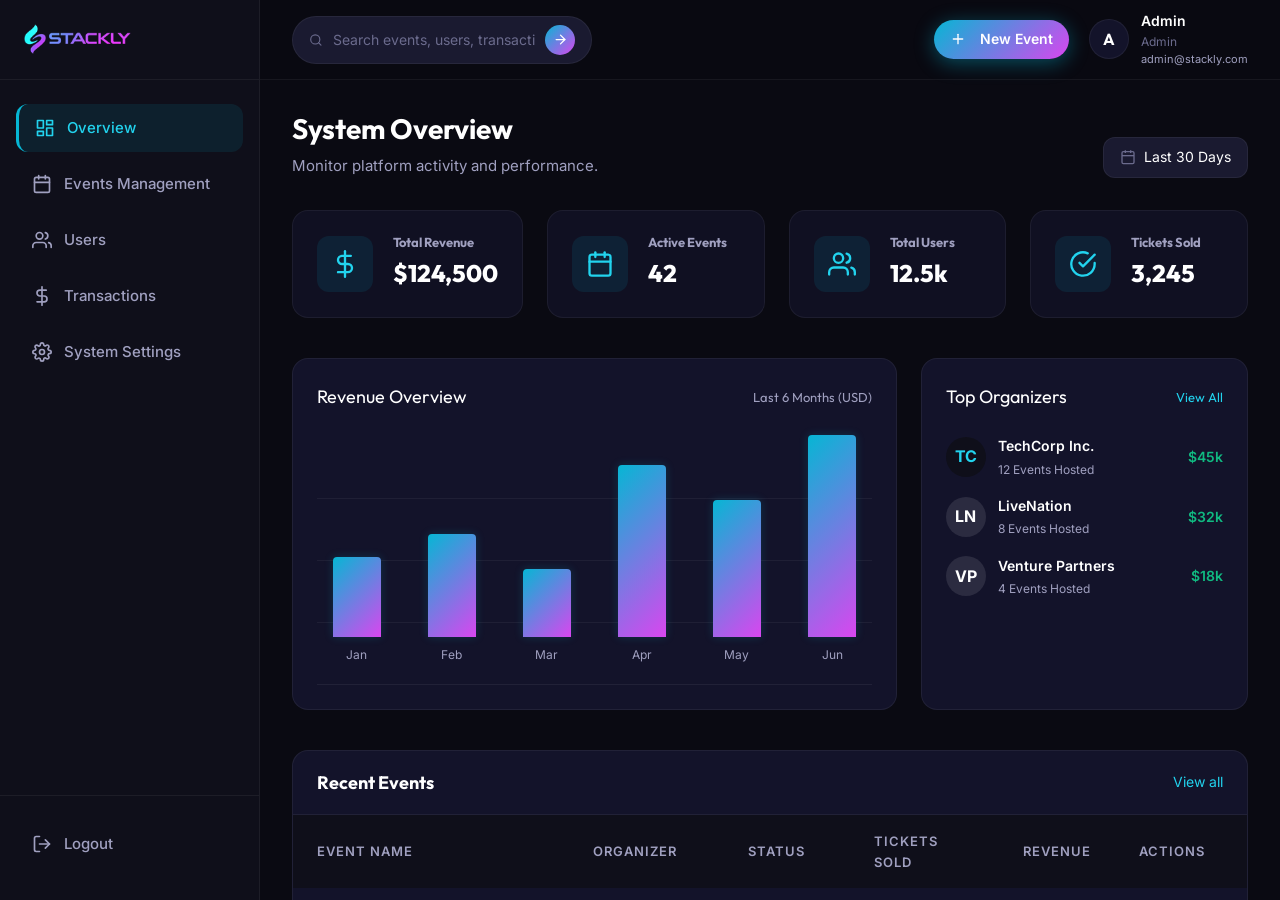
<file: admindashboard.html>
<!DOCTYPE html>
<html lang="en">
<head>
  <meta charset="UTF-8">
  <meta name="viewport" content="width=device-width, initial-scale=1.0">
  <title>Admin Dashboard | Stackly</title>
  <link rel="stylesheet" href="css/common.css">
  <link rel="stylesheet" href="css/admindashboard.css">
  <link rel="icon" type="image/webp" href="assets/logo.webp">
</head>
<body class="dashboard-body">

  <!-- Sidebar -->
  <aside class="sidebar" id="sidebar">
    <div class="sidebar-header">
      <a href="index.html" class="sidebar-logo">
        <img src="assets/logo.webp" alt="Stackly Logo" class="logo-img">
      </a>
      <button class="sidebar-close-btn" id="sidebarClose">
        <svg viewBox="0 0 24 24" fill="none" stroke="currentColor" stroke-width="2"><line x1="18" y1="6" x2="6" y2="18"/><line x1="6" y1="6" x2="18" y2="18"/></svg>
      </button>
    </div>
    
    <nav class="sidebar-nav">
      <a href="#" class="nav-item active" data-target="overview">
        <svg viewBox="0 0 24 24" fill="none" stroke="currentColor" stroke-width="2" stroke-linecap="round" stroke-linejoin="round"><rect x="3" y="3" width="7" height="9"/><rect x="14" y="3" width="7" height="5"/><rect x="14" y="12" width="7" height="9"/><rect x="3" y="16" width="7" height="5"/></svg>
        Overview
      </a>
      <a href="#" class="nav-item" data-target="events">
        <svg viewBox="0 0 24 24" fill="none" stroke="currentColor" stroke-width="2" stroke-linecap="round" stroke-linejoin="round"><rect x="3" y="4" width="18" height="18" rx="2" ry="2"/><line x1="16" y1="2" x2="16" y2="6"/><line x1="8" y1="2" x2="8" y2="6"/><line x1="3" y1="10" x2="21" y2="10"/></svg>
        Events Management
      </a>
      <a href="#" class="nav-item" data-target="users">
        <svg viewBox="0 0 24 24" fill="none" stroke="currentColor" stroke-width="2" stroke-linecap="round" stroke-linejoin="round"><path d="M17 21v-2a4 4 0 0 0-4-4H5a4 4 0 0 0-4 4v2"/><circle cx="9" cy="7" r="4"/><path d="M23 21v-2a4 4 0 0 0-3-3.87"/><path d="M16 3.13a4 4 0 0 1 0 7.75"/></svg>
        Users
      </a>
      <a href="#" class="nav-item" data-target="transactions">
        <svg viewBox="0 0 24 24" fill="none" stroke="currentColor" stroke-width="2" stroke-linecap="round" stroke-linejoin="round"><line x1="12" y1="1" x2="12" y2="23"/><path d="M17 5H9.5a3.5 3.5 0 0 0 0 7h5a3.5 3.5 0 0 1 0 7H6"/></svg>
        Transactions
      </a>
      <a href="#" class="nav-item" data-target="settings">
        <svg viewBox="0 0 24 24" fill="none" stroke="currentColor" stroke-width="2" stroke-linecap="round" stroke-linejoin="round"><circle cx="12" cy="12" r="3"/><path d="M19.4 15a1.65 1.65 0 0 0 .33 1.82l.06.06a2 2 0 0 1 0 2.83 2 2 0 0 1-2.83 0l-.06-.06a1.65 1.65 0 0 0-1.82-.33 1.65 1.65 0 0 0-1 1.51V21a2 2 0 0 1-2 2 2 2 0 0 1-2-2v-.09A1.65 1.65 0 0 0 9 19.4a1.65 1.65 0 0 0-1.82.33l-.06.06a2 2 0 0 1-2.83 0 2 2 0 0 1 0-2.83l.06-.06a1.65 1.65 0 0 0 .33-1.82 1.65 1.65 0 0 0-1.51-1H3a2 2 0 0 1-2-2 2 2 0 0 1 2-2h.09A1.65 1.65 0 0 0 4.6 9a1.65 1.65 0 0 0-.33-1.82l-.06-.06a2 2 0 0 1 0-2.83 2 2 0 0 1 2.83 0l.06.06a1.65 1.65 0 0 0 1.82.33H9a1.65 1.65 0 0 0 1-1.51V3a2 2 0 0 1 2-2 2 2 0 0 1 2 2v.09a1.65 1.65 0 0 0 1 1.51 1.65 1.65 0 0 0 1.82-.33l.06-.06a2 2 0 0 1 2.83 0 2 2 0 0 1 0 2.83l-.06.06a1.65 1.65 0 0 0-.33 1.82V9a1.65 1.65 0 0 0 1.51 1H21a2 2 0 0 1 2 2 2 2 0 0 1-2 2h-.09a1.65 1.65 0 0 0-1.51 1z"/></svg>
        System Settings
      </a>
    </nav>
    
    <div class="sidebar-footer">
      <a href="login.html" class="nav-item">
        <svg viewBox="0 0 24 24" fill="none" stroke="currentColor" stroke-width="2" stroke-linecap="round" stroke-linejoin="round"><path d="M9 21H5a2 2 0 0 1-2-2V5a2 2 0 0 1 2-2h4"/><polyline points="16 17 21 12 16 7"/><line x1="21" y1="12" x2="9" y2="12"/></svg>
        Logout
      </a>
    </div>
  </aside>

  <!-- Sidebar Overlay -->
  <div class="sidebar-overlay" id="sidebarOverlay"></div>

  <!-- Main Content -->
  <main class="main-content">
    
    <!-- Topbar -->
    <header class="topbar">
      <div class="topbar-left">
        <button class="menu-toggle-btn" id="menuToggle">
          <svg viewBox="0 0 24 24" fill="none" stroke="currentColor" stroke-width="2"><line x1="3" y1="12" x2="21" y2="12"/><line x1="3" y1="6" x2="21" y2="6"/><line x1="3" y1="18" x2="21" y2="18"/></svg>
        </button>
        <form class="search-box dashboard-search" action="404.html" method="get">
          <svg viewBox="0 0 24 24" fill="none" stroke="currentColor" stroke-width="2" stroke-linecap="round" stroke-linejoin="round"><circle cx="11" cy="11" r="8"/><line x1="21" y1="21" x2="16.65" y2="16.65"/></svg>
          <input type="text" name="search" placeholder="Search events, users, transactions...">
          <button type="submit" class="search-submit" aria-label="Search">
            <svg viewBox="0 0 24 24" fill="none" stroke="currentColor" stroke-width="2" stroke-linecap="round" stroke-linejoin="round"><line x1="5" y1="12" x2="19" y2="12"/><polyline points="12 5 19 12 12 19"/></svg>
          </button>
        </form>
      </div>
      
      <div class="topbar-right">
        <a href="404.html" class="btn-primary" style="text-decoration: none;">
          <svg viewBox="0 0 24 24" fill="none" stroke="currentColor" stroke-width="2" stroke-linecap="round" stroke-linejoin="round" style="width: 16px; height: 16px; margin-right: 6px;"><line x1="12" y1="5" x2="12" y2="19"/><line x1="5" y1="12" x2="19" y2="12"/></svg>
          New Event
        </a>
        <div class="user-profile">
          <div class="avatar" id="userAvatar" style="background: var(--bg-card); color: var(--text-primary); border: 1px solid var(--border-light);">A</div>
          <div class="user-info">
            <span class="user-name" id="userNameDisplay">Admin</span>
            <span class="user-role" id="userRoleDisplay">Admin</span>
            <span class="user-email" id="userEmailDisplay">admin@stackly.com</span>
          </div>
        </div>
      </div>
    </header>

    <!-- Dashboard Area -->
    <div class="dashboard-area">
      <!-- Overview Tab -->
      <div id="overview" class="tab-content active">
        <div class="dashboard-header">
          <div>
            <h1 class="dashboard-title">System Overview</h1>
            <p class="dashboard-subtitle">Monitor platform activity and performance.</p>
          </div>
          <div class="date-filter">
            <svg viewBox="0 0 24 24" fill="none" stroke="currentColor" stroke-width="2"><rect x="3" y="4" width="18" height="18" rx="2" ry="2"/><line x1="16" y1="2" x2="16" y2="6"/><line x1="8" y1="2" x2="8" y2="6"/><line x1="3" y1="10" x2="21" y2="10"/></svg>
            Last 30 Days
          </div>
        </div>

        <!-- Stats -->
        <div class="stats-grid animate-entry delay-1">
          <div class="stat-card">
            <div class="stat-icon">
              <svg viewBox="0 0 24 24" fill="none" stroke="currentColor" stroke-width="2" stroke-linecap="round" stroke-linejoin="round"><line x1="12" y1="1" x2="12" y2="23"/><path d="M17 5H9.5a3.5 3.5 0 0 0 0 7h5a3.5 3.5 0 0 1 0 7H6"/></svg>
            </div>
            <div class="stat-details">
              <h4>Total Revenue</h4>
              <div class="value">$124,500</div>
            </div>
          </div>
          <div class="stat-card">
            <div class="stat-icon">
              <svg viewBox="0 0 24 24" fill="none" stroke="currentColor" stroke-width="2" stroke-linecap="round" stroke-linejoin="round"><rect x="3" y="4" width="18" height="18" rx="2" ry="2"/><line x1="16" y1="2" x2="16" y2="6"/><line x1="8" y1="2" x2="8" y2="6"/><line x1="3" y1="10" x2="21" y2="10"/></svg>
            </div>
            <div class="stat-details">
              <h4>Active Events</h4>
              <div class="value">42</div>
            </div>
          </div>
          <div class="stat-card">
            <div class="stat-icon">
              <svg viewBox="0 0 24 24" fill="none" stroke="currentColor" stroke-width="2" stroke-linecap="round" stroke-linejoin="round"><path d="M17 21v-2a4 4 0 0 0-4-4H5a4 4 0 0 0-4 4v2"/><circle cx="9" cy="7" r="4"/><path d="M23 21v-2a4 4 0 0 0-3-3.87"/><path d="M16 3.13a4 4 0 0 1 0 7.75"/></svg>
            </div>
            <div class="stat-details">
              <h4>Total Users</h4>
              <div class="value">12.5k</div>
            </div>
          </div>
          <div class="stat-card">
            <div class="stat-icon">
              <svg viewBox="0 0 24 24" fill="none" stroke="currentColor" stroke-width="2" stroke-linecap="round" stroke-linejoin="round"><path d="M22 11.08V12a10.01 10.01 0 1 1-5.93-9.14"/><polyline points="22 4 12 14.01 9 11.01"/></svg>
            </div>
            <div class="stat-details">
              <h4>Tickets Sold</h4>
              <div class="value">3,245</div>
            </div>
          </div>
        </div>

        <!-- Dashboard Layout Row (Graph + Organizers) -->
        <div class="dashboard-row animate-entry delay-2">
          <!-- Revenue Bar Graph -->
          <div class="dashboard-card col-2">
            <div class="dashboard-card-title">
              <span>Revenue Overview</span>
              <span style="font-size: 13px; color: var(--text-secondary); font-weight: normal;">Last 6 Months (USD)</span>
            </div>
            <div class="bar-graph-container">
              <div class="grid-line-75"></div>
              
              <div class="bar-wrapper">
                <div class="bar" style="height: 35%;"></div>
                <span class="bar-label">Jan</span>
                <div class="bar-value-tooltip">$14,500</div>
              </div>
              <div class="bar-wrapper">
                <div class="bar" style="height: 45%;"></div>
                <span class="bar-label">Feb</span>
                <div class="bar-value-tooltip">$18,200</div>
              </div>
              <div class="bar-wrapper">
                <div class="bar" style="height: 30%;"></div>
                <span class="bar-label">Mar</span>
                <div class="bar-value-tooltip">$12,400</div>
              </div>
              <div class="bar-wrapper">
                <div class="bar" style="height: 75%;"></div>
                <span class="bar-label">Apr</span>
                <div class="bar-value-tooltip">$28,900</div>
              </div>
              <div class="bar-wrapper">
                <div class="bar" style="height: 60%;"></div>
                <span class="bar-label">May</span>
                <div class="bar-value-tooltip">$24,100</div>
              </div>
              <div class="bar-wrapper">
                <div class="bar" style="height: 100%;"></div>
                <span class="bar-label">Jun</span>
                <div class="bar-value-tooltip">$35,000</div>
              </div>
            </div>
          </div>

          <!-- Top Organizers List -->
          <div class="dashboard-card">
            <div class="dashboard-card-title">
              <span>Top Organizers</span>
              <a href="404.html" style="font-size: 13px; color: var(--accent-light); font-weight: normal;">View All</a>
            </div>
            <div class="organizer-list">
              <div class="organizer-item">
                <div class="organizer-avatar">TC</div>
                <div class="organizer-info">
                  <div class="organizer-name">TechCorp Inc.</div>
                  <div class="organizer-events">12 Events Hosted</div>
                </div>
                <div class="organizer-revenue">$45k</div>
              </div>
              <div class="organizer-item">
                <div class="organizer-avatar" style="color: #fff; background: rgba(255,255,255,0.1);">LN</div>
                <div class="organizer-info">
                  <div class="organizer-name">LiveNation</div>
                  <div class="organizer-events">8 Events Hosted</div>
                </div>
                <div class="organizer-revenue">$32k</div>
              </div>
              <div class="organizer-item">
                <div class="organizer-avatar" style="color: #fff; background: rgba(255,255,255,0.1);">VP</div>
                <div class="organizer-info">
                  <div class="organizer-name">Venture Partners</div>
                  <div class="organizer-events">4 Events Hosted</div>
                </div>
                <div class="organizer-revenue">$18k</div>
              </div>
            </div>
          </div>
        </div>

        <!-- Recent Events Table -->
        <div class="table-container animate-entry delay-3">
          <div class="table-header">
            <h3>Recent Events</h3>
            <a href="404.html" style="color: var(--accent-light); text-decoration: none; font-size: 14px;">View all</a>
          </div>
          <div class="table-wrapper">
            <table class="admin-table">
              <thead>
                <tr>
                  <th>Event Name</th>
                  <th>Organizer</th>
                  <th>Status</th>
                  <th>Tickets Sold</th>
                  <th>Revenue</th>
                  <th>Actions</th>
                </tr>
              </thead>
              <tbody>
                <tr>
                  <td>
                    <div class="event-cell">
                      <img src="assets/tech-summit.webp" alt="Event">
                      <div>
                        <span class="name">Global Tech Summit 2026</span>
                        <span class="date">Oct 15 - 17, 2026</span>
                      </div>
                    </div>
                  </td>
                  <td>TechCorp Inc.</td>
                  <td><span class="status-badge status-active">Active</span></td>
                  <td>1,245 / 2,000</td>
                  <td>$45,000</td>
                  <td>
                    <div class="action-btns">
                      <a href="404.html" class="action-btn" title="Edit"><svg viewBox="0 0 24 24" fill="none" stroke="currentColor" stroke-width="2"><path d="M11 4H4a2 2 0 0 0-2 2v14a2 2 0 0 0 2 2h14a2 2 0 0 0 2-2v-7"/><path d="M18.5 2.5a2.121 2.121 0 0 1 3 3L12 15l-4 1 1-4 9.5-9.5z"/></svg></a>
                      <a href="404.html" class="action-btn" title="Delete"><svg viewBox="0 0 24 24" fill="none" stroke="currentColor" stroke-width="2"><polyline points="3 6 5 6 21 6"/><path d="M19 6v14a2 2 0 0 1-2 2H7a2 2 0 0 1-2-2V6m3 0V4a2 2 0 0 1 2-2h4a2 2 0 0 1 2 2v2"/></svg></a>
                    </div>
                  </td>
                </tr>
                <tr>
                  <td>
                    <div class="event-cell">
                      <img src="assets/electronic-music.webp" alt="Event">
                      <div>
                        <span class="name">Neon Nights Music Festival</span>
                        <span class="date">Oct 28, 2026</span>
                      </div>
                    </div>
                  </td>
                  <td>LiveNation</td>
                  <td><span class="status-badge status-pending">Pending</span></td>
                  <td>0 / 5,000</td>
                  <td>$0</td>
                  <td>
                    <div class="action-btns">
                      <a href="404.html" class="action-btn" title="Edit"><svg viewBox="0 0 24 24" fill="none" stroke="currentColor" stroke-width="2"><path d="M11 4H4a2 2 0 0 0-2 2v14a2 2 0 0 0 2 2h14a2 2 0 0 0 2-2v-7"/><path d="M18.5 2.5a2.121 2.121 0 0 1 3 3L12 15l-4 1 1-4 9.5-9.5z"/></svg></a>
                      <a href="404.html" class="action-btn" title="Delete"><svg viewBox="0 0 24 24" fill="none" stroke="currentColor" stroke-width="2"><polyline points="3 6 5 6 21 6"/><path d="M19 6v14a2 2 0 0 1-2 2H7a2 2 0 0 1-2-2V6m3 0V4a2 2 0 0 1 2-2h4a2 2 0 0 1 2 2v2"/></svg></a>
                    </div>
                  </td>
                </tr>
                <tr>
                  <td>
                    <div class="event-cell">
                      <img src="assets/corporate-event.webp" alt="Event">
                      <div>
                        <span class="name">Startup Pitch Day</span>
                        <span class="date">Sep 12, 2026</span>
                      </div>
                    </div>
                  </td>
                  <td>Venture Partners</td>
                  <td><span class="status-badge status-ended">Ended</span></td>
                  <td>500 / 500</td>
                  <td>$12,500</td>
                  <td>
                    <div class="action-btns">
                      <a href="404.html" class="action-btn" title="View"><svg viewBox="0 0 24 24" fill="none" stroke="currentColor" stroke-width="2"><path d="M1 12s4-8 11-8 11 8 11 8-4 8-11 8-11-8-11-8z"/><circle cx="12" cy="12" r="3"/></svg></a>
                    </div>
                  </td>
                </tr>
              </tbody>
            </table>
          </div>
        </div>
      </div>

      <!-- Events Management Tab -->
      <div id="events" class="tab-content" style="display: none;">
        <div class="dashboard-header">
          <div>
            <h1 class="dashboard-title">Events Management</h1>
            <p class="dashboard-subtitle">Manage all platform events.</p>
          </div>
          <form action="events.html" method="get" style="display:flex; gap: 10px; flex-wrap: wrap;">
             <input type="text" name="search" placeholder="Search events..." style="padding: 8px 16px; border-radius: var(--radius-md); border: 1px solid var(--border-light); background: var(--bg-input); color: white;">
             <button type="submit" class="btn-primary">Search</button>
             <a href="404.html" class="btn-primary" style="text-decoration: none;">New Event</a>
          </form>
        </div>
        <div class="table-container">
          <div class="table-wrapper">
            <table class="admin-table">
              <thead>
                <tr>
                  <th>Event Name</th>
                  <th>Date</th>
                  <th>Status</th>
                  <th>Capacity</th>
                  <th>Actions</th>
                </tr>
              </thead>
              <tbody>
                <tr>
                  <td><div class="event-cell"><img src="assets/tech-summit.webp" alt="Event"><div><span class="name">Global Tech Summit 2026</span></div></div></td>
                  <td>Oct 15, 2026</td>
                  <td><span class="status-badge status-active">Active</span></td>
                  <td>2,000</td>
                  <td><div class="action-btns"><a href="404.html" class="action-btn">Edit</a></div></td>
                </tr>
                <tr>
                  <td><div class="event-cell"><img src="assets/electronic-music.webp" alt="Event"><div><span class="name">Neon Nights Music Festival</span></div></div></td>
                  <td>Oct 28, 2026</td>
                  <td><span class="status-badge status-pending">Pending</span></td>
                  <td>5,000</td>
                  <td><div class="action-btns"><a href="404.html" class="action-btn">Edit</a></div></td>
                </tr>
              </tbody>
            </table>
          </div>
        </div>
      </div>

      <!-- Users Tab -->
      <div id="users" class="tab-content" style="display: none;">
        <div class="dashboard-header">
          <div>
            <h1 class="dashboard-title">User Directory</h1>
            <p class="dashboard-subtitle">Manage organizers and clients.</p>
          </div>
        </div>
        <div class="table-container">
          <div class="table-wrapper">
            <table class="admin-table">
              <thead>
                <tr>
                  <th>User</th>
                  <th>Email</th>
                  <th>Role</th>
                  <th>Joined</th>
                  <th>Actions</th>
                </tr>
              </thead>
              <tbody>
                <tr>
                  <td><div style="font-weight:600;">Jane Cooper</div></td>
                  <td>jane.cooper@example.com</td>
                  <td><span class="status-badge status-active">Client</span></td>
                  <td>Jan 2, 2026</td>
                  <td><div class="action-btns"><button class="action-btn" title="Ban"><svg viewBox="0 0 24 24" fill="none" stroke="currentColor" stroke-width="2" style="width:14px;height:14px;"><circle cx="12" cy="12" r="10"/><line x1="4.93" y1="4.93" x2="19.07" y2="19.07"/></svg></button></div></td>
                </tr>
                <tr>
                  <td><div style="font-weight:600;">TechCorp Events</div></td>
                  <td>hello@techcorp.com</td>
                  <td><span class="status-badge status-pending">Organizer</span></td>
                  <td>Feb 15, 2026</td>
                  <td><div class="action-btns"><button class="action-btn" title="Ban"><svg viewBox="0 0 24 24" fill="none" stroke="currentColor" stroke-width="2" style="width:14px;height:14px;"><circle cx="12" cy="12" r="10"/><line x1="4.93" y1="4.93" x2="19.07" y2="19.07"/></svg></button></div></td>
                </tr>
              </tbody>
            </table>
          </div>
        </div>
      </div>

      <!-- Transactions Tab -->
      <div id="transactions" class="tab-content" style="display: none;">
        <div class="dashboard-header">
          <h1 class="dashboard-title">Transactions Ledger</h1>
        </div>
        <div class="table-container">
          <div class="table-wrapper">
            <table class="admin-table">
              <thead>
                <tr>
                  <th>ID</th>
                  <th>User</th>
                  <th>Event</th>
                  <th>Amount</th>
                  <th>Date</th>
                </tr>
              </thead>
              <tbody>
                <tr>
                  <td>#TRX-9981</td>
                  <td>Jane Cooper</td>
                  <td>Global Tech Summit</td>
                  <td style="color:#10b981; font-weight:bold;">+$150.00</td>
                  <td>2 hours ago</td>
                </tr>
                <tr>
                  <td>#TRX-9980</td>
                  <td>Mike Smith</td>
                  <td>Neon Nights</td>
                  <td style="color:#10b981; font-weight:bold;">+$45.00</td>
                  <td>5 hours ago</td>
                </tr>
              </tbody>
            </table>
          </div>
        </div>
      </div>

      <!-- Settings Tab -->
      <div id="settings" class="tab-content" style="display: none;">
        <div class="dashboard-header">
          <h1 class="dashboard-title">System Settings</h1>
          <p class="dashboard-subtitle">Configure global platform variables.</p>
        </div>
        <div class="activity-list" style="max-width: 600px;">
          <form class="contact-form">
            <div class="form-group" style="margin-bottom: 16px;">
              <label style="display: block; margin-bottom: 8px; font-size: 14px; font-weight: 500;">Platform Fee (%)</label>
              <input type="number" value="5" style="width: 100%; padding: 12px 16px; background: var(--bg-input); border: 1px solid var(--border-light); border-radius: var(--radius-md); color: white;">
            </div>
            <div class="form-group" style="margin-bottom: 16px;">
              <label style="display: block; margin-bottom: 8px; font-size: 14px; font-weight: 500;">Support Email</label>
              <input type="email" value="support@stackly.com" style="width: 100%; padding: 12px 16px; background: var(--bg-input); border: 1px solid var(--border-light); border-radius: var(--radius-md); color: white;">
            </div>
            <div class="form-group" style="margin-bottom: 24px; display:flex; align-items:center; gap:10px;">
              <input type="checkbox" id="maintMode" style="width: 18px; height:18px;">
              <label for="maintMode" style="font-size: 14px; font-weight: 500;">Enable Maintenance Mode</label>
            </div>
            <button id="saveConfigBtn" class="btn-primary" style="cursor: pointer;">Save Configurations</button>
          </form>
        </div>
      </div>

    </div>
  </main>

  <script>
    document.addEventListener('DOMContentLoaded', () => {
      const menuToggle = document.getElementById('menuToggle');
      const sidebar = document.getElementById('sidebar');
      const sidebarOverlay = document.getElementById('sidebarOverlay');
      const sidebarClose = document.getElementById('sidebarClose');

      if (sidebarClose && sidebar) {
        sidebarClose.addEventListener('click', () => {
          sidebar.classList.remove('active');
          if (sidebarOverlay) {
            sidebarOverlay.classList.remove('active');
          }
        });
      }

      if(menuToggle && sidebar) {
        menuToggle.addEventListener('click', () => {
          sidebar.classList.toggle('active');
          if (sidebarOverlay) {
            sidebarOverlay.classList.toggle('active');
          }
        });
      }

      // Close sidebar when overlay is clicked
      if (sidebarOverlay) {
        sidebarOverlay.addEventListener('click', () => {
          sidebar.classList.remove('active');
          sidebarOverlay.classList.remove('active');
        });
      }

      // Tab switching logic
      const navItems = document.querySelectorAll('.sidebar-nav .nav-item');
      const tabContents = document.querySelectorAll('.tab-content');

      navItems.forEach(item => {
        item.addEventListener('click', (e) => {
          e.preventDefault();
          const target = item.getAttribute('data-target');
          if (!target) return;

          // Update active nav item
          navItems.forEach(nav => nav.classList.remove('active'));
          item.classList.add('active');

          // Update active tab content
          tabContents.forEach(tab => {
            if (tab.id === target) {
              tab.style.display = 'block';
            } else {
              tab.style.display = 'none';
            }
          });
          
          // On mobile, close sidebar after clicking a link
          if (window.innerWidth <= 768) {
             sidebar.classList.remove('active');
             if (sidebarOverlay) {
               sidebarOverlay.classList.remove('active');
             }
          }
        });
      });

      // Load and display user name from localStorage
      const userEmail = localStorage.getItem('userEmail');
      const userFullName = localStorage.getItem('userFullName');
      
      let displayName = 'Admin';
      let initials = 'A';
      const displayEmail = userEmail || 'admin@stackly.com';
      const displayRole = 'Admin';
      
      if (userFullName) {
        displayName = userFullName.split(' ')[0];
        const names = userFullName.split(' ');
        initials = (names[0][0] + (names[1] ? names[1][0] : names[0][1] || '')).toUpperCase();
      } else if (userEmail) {
        const emailPart = userEmail.split('@')[0];
        displayName = emailPart.split('.')[0].charAt(0).toUpperCase() + emailPart.split('.')[0].slice(1);
        initials = emailPart.split('.').map(part => part[0]).join('').toUpperCase().substring(0, 2);
      }
      
      // Update user name in topbar
      const userNameDisplay = document.getElementById('userNameDisplay');
      if (userNameDisplay) userNameDisplay.textContent = userFullName || displayName;

      const userRoleDisplay = document.getElementById('userRoleDisplay');
      if (userRoleDisplay) userRoleDisplay.textContent = displayRole;

      const userEmailDisplay = document.getElementById('userEmailDisplay');
      if (userEmailDisplay) userEmailDisplay.textContent = displayEmail;
      
      const userAvatar = document.getElementById('userAvatar');
      if (userAvatar) userAvatar.textContent = initials;

      // Handle Save Configurations button
      const saveConfigBtn = document.getElementById('saveConfigBtn');
      if (saveConfigBtn) {
        saveConfigBtn.addEventListener('click', (e) => {
          e.preventDefault();
          
          // Show success toast
          showToast('Configurations saved successfully!', 3000);
          
          // Change button appearance temporarily
          const originalText = saveConfigBtn.textContent;
          const originalBg = saveConfigBtn.style.background;
          saveConfigBtn.textContent = '✓ Saved';
          saveConfigBtn.style.background = 'rgba(34, 211, 238, 0.5)';
          saveConfigBtn.disabled = true;
          
          // Redirect to overview after 1.5 seconds
          setTimeout(() => {
            // Trigger overview tab
            const overviewNav = document.querySelector('.sidebar-nav .nav-item[data-target="overview"]');
            if (overviewNav) {
              overviewNav.click();
            }
            
            // Reset button
            saveConfigBtn.textContent = originalText;
            saveConfigBtn.style.background = originalBg;
            saveConfigBtn.disabled = false;
          }, 1500);
        });
      }
    });
  </script>

  <script src="js/script.js"></script>
</body>
</html>
</file>
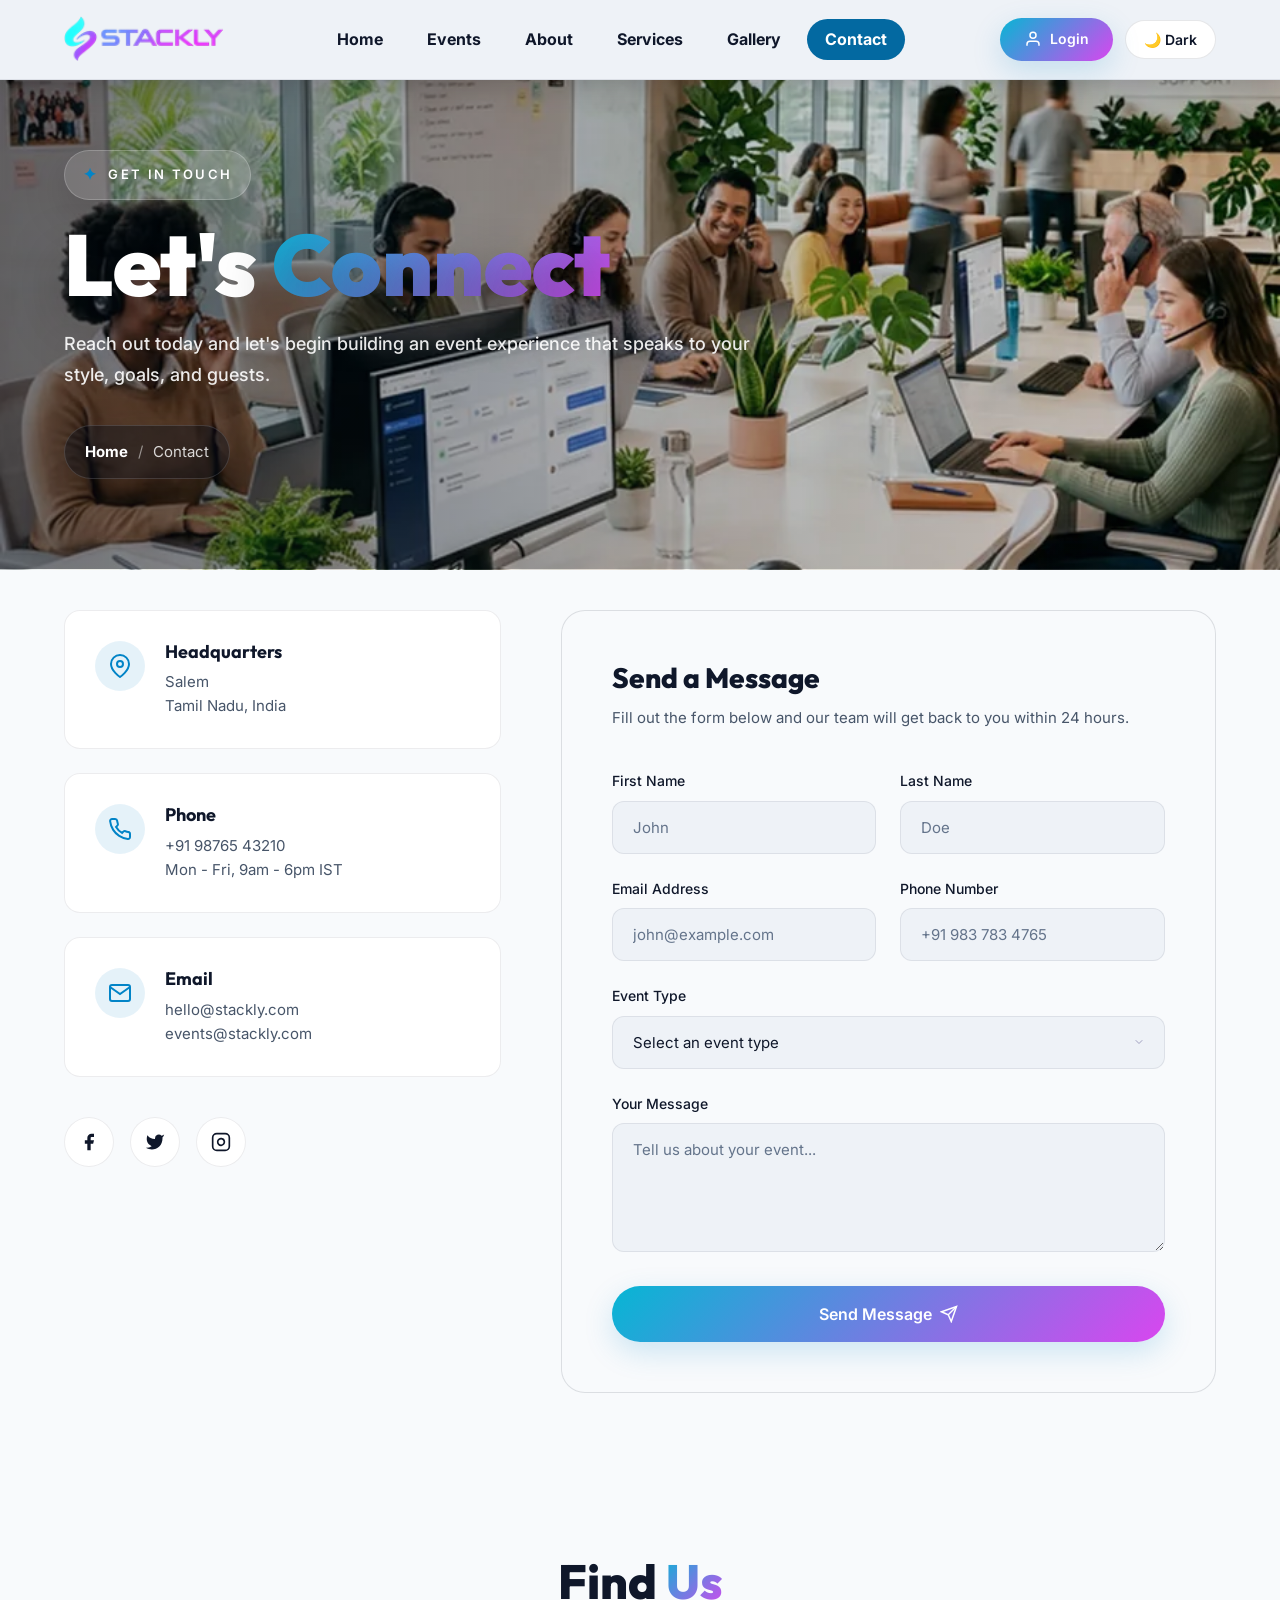
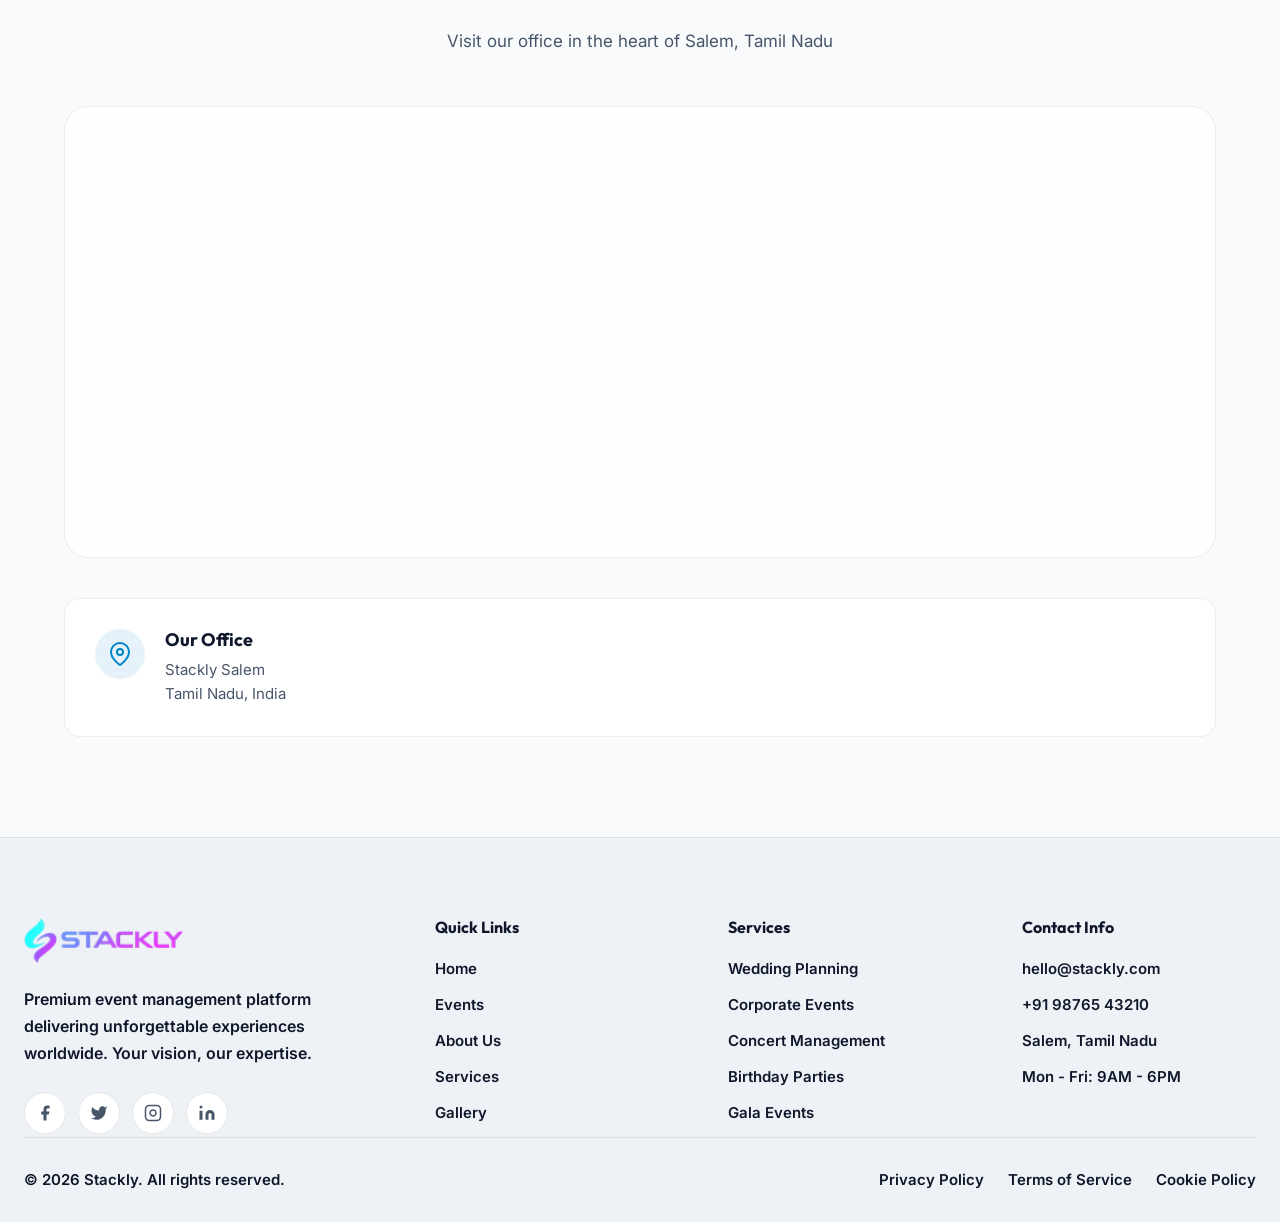
<file: contact.html>
<!DOCTYPE html>
<html lang="en">
<head>
  <meta charset="UTF-8">
  <meta name="viewport" content="width=device-width, initial-scale=1.0">
  <meta name="description" content="Contact Stackly to start planning your next premium event.">
  <title>Contact Us — Stackly</title>
  <link rel="stylesheet" href="css/common.css">
  <link rel="stylesheet" href="css/contact.css">
  <link rel="icon" type="image/webp" href="assets/logo.webp">
</head>
<body>

  <!-- ======== NAVBAR ======== -->
  <nav class="navbar" id="navbar">
    <div class="nav-container">
      <a href="index.html" class="nav-logo">
        <img src="assets/logo.webp" alt="Stackly Logo" class="logo-img"></a>
      <div class="nav-links" id="navLinks">
        <a href="index.html">Home</a>
        <a href="events.html">Events</a>
        <a href="about.html">About</a>
        <a href="services.html">Services</a>
        <a href="gallery.html">Gallery</a>
        <a href="contact.html" class="active">Contact</a>
        <a href="login.html" class="mobile-login">Login</a>
      </div>
      <div class="nav-right">
        <a href="login.html" class="btn-login">
          <svg viewBox="0 0 24 24" fill="none" stroke="currentColor" stroke-width="2"><path d="M20 21v-2a4 4 0 0 0-4-4H8a4 4 0 0 0-4 4v2"/><circle cx="12" cy="7" r="4"/></svg>
          Login
        </a>
        <button class="menu-toggle" id="menuToggle" aria-label="Toggle menu"><span></span><span></span><span></span></button>
      </div>
    </div>
  </nav>
  <div class="nav-overlay" id="navOverlay"></div>

  <!-- ======== PAGE HERO ======== -->
  <section class="page-hero">
    <div class="container">
      <span class="section-label"><span class="star">✦</span> GET IN TOUCH</span>
      <h1 class="section-title">Let's <span>Connect</span></h1>
      <p class="section-subtitle" style="margin: 0 auto;">Reach out today and let's begin building an event experience that speaks to your style, goals, and guests.</p>
      <div class="breadcrumb">
        <a href="index.html">Home</a>
        <span class="separator">/</span>
        <span>Contact</span>
      </div>
    </div>
  </section>

  <!-- ======== CONTACT INFO & FORM ======== -->
  <section class="section contact-section">
    <div class="container">
      <div class="contact-grid">
        
        <!-- Contact Info -->
        <div class="contact-info animate-on-scroll">
          <div class="info-card glass-card">
            <div class="info-icon">
              <svg viewBox="0 0 24 24" fill="none" stroke="currentColor" stroke-width="2"><path d="M21 10c0 7-9 13-9 13s-9-6-9-13a9 9 0 0 1 18 0z"/><circle cx="12" cy="10" r="3"/></svg>
            </div>
            <div>
              <h3>Headquarters</h3>
              <p>Salem<br>Tamil Nadu, India</p>
            </div>
          </div>
          
          <div class="info-card glass-card">
            <div class="info-icon">
              <svg viewBox="0 0 24 24" fill="none" stroke="currentColor" stroke-width="2"><path d="M22 16.92v3a2 2 0 0 1-2.18 2 19.79 19.79 0 0 1-8.63-3.07 19.5 19.5 0 0 1-6-6 19.79 19.79 0 0 1-3.07-8.67A2 2 0 0 1 4.11 2h3a2 2 0 0 1 2 1.72 12.84 12.84 0 0 0 .7 2.81 2 2 0 0 1-.45 2.11L8.09 9.91a16 16 0 0 0 6 6l1.27-1.27a2 2 0 0 1 2.11-.45 12.84 12.84 0 0 0 2.81.7A2 2 0 0 1 22 16.92z"/></svg>
            </div>
            <div>
              <h3>Phone</h3>
              <p>+91 98765 43210<br>Mon - Fri, 9am - 6pm IST</p>
            </div>
          </div>

          <div class="info-card glass-card">
            <div class="info-icon">
              <svg viewBox="0 0 24 24" fill="none" stroke="currentColor" stroke-width="2"><path d="M4 4h16c1.1 0 2 .9 2 2v12c0 1.1-.9 2-2 2H4c-1.1 0-2-.9-2-2V6c0-1.1.9-2 2-2z"/><polyline points="22,6 12,13 2,6"/></svg>
            </div>
            <div>
              <h3>Email</h3>
              <p>hello@stackly.com<br>events@stackly.com</p>
            </div>
          </div>

          <div class="social-links-lg">
            <a href="404.html" aria-label="Facebook"><svg viewBox="0 0 24 24" fill="currentColor"><path d="M18 2h-3a5 5 0 0 0-5 5v3H7v4h3v8h4v-8h3l1-4h-4V7a1 1 0 0 1 1-1h3z"/></svg></a>
            <a href="404.html" aria-label="Twitter"><svg viewBox="0 0 24 24" fill="currentColor"><path d="M23 3a10.9 10.9 0 0 1-3.14 1.53 4.48 4.48 0 0 0-7.86 3v1A10.66 10.66 0 0 1 3 4s-4 9 5 13a11.64 11.64 0 0 1-7 2c9 5 20 0 20-11.5a4.5 4.5 0 0 0-.08-.83A7.72 7.72 0 0 0 23 3z"/></svg></a>
            <a href="404.html" aria-label="Instagram"><svg viewBox="0 0 24 24" fill="none" stroke="currentColor" stroke-width="2"><rect x="2" y="2" width="20" height="20" rx="5" ry="5"/><path d="M16 11.37A4 4 0 1 1 12.63 8 4 4 0 0 1 16 11.37z"/><line x1="17.5" y1="6.5" x2="17.51" y2="6.5"/></svg></a>
          </div>
        </div>

        <!-- Contact Form -->
        <div class="contact-form-wrapper glass-card animate-on-scroll" style="animation-delay: 0.2s;">
          <h2 class="form-title">Send a Message</h2>
          <p class="form-subtitle">Fill out the form below and our team will get back to you within 24 hours.</p>
          
          <form id="contactForm" class="contact-form">
            <div class="form-row">
              <div class="form-group">
                <label for="firstName">First Name</label>
                <input type="text" id="firstName" name="firstName" placeholder="John">
              </div>
              <div class="form-group">
                <label for="lastName">Last Name</label>
                <input type="text" id="lastName" name="lastName" placeholder="Doe">
              </div>
            </div>
            
            <div class="form-row">
              <div class="form-group">
                <label for="email">Email Address</label>
                <input type="email" id="email" name="email" placeholder="john@example.com">
              </div>
              <div class="form-group">
    <label for="phone">Phone Number</label>
    <input
        type="tel"
        id="phone"
        name="phone"
        placeholder="+91 983 783 4765"
        pattern="[6-9][0-9]{9}"
        maxlength="10"
        required
        title="Please enter a valid 10-digit mobile number"
        oninput="this.value=this.value.replace(/[^0-9]/g,'').slice(0,10);">
</div>
            </div>

            <div class="form-group">
              <label for="eventType">Event Type</label>
              <div class="select-wrapper">
                <select id="eventType" name="eventType">
                  <option value="" disabled selected>Select an event type</option>
                  <option value="wedding">Wedding</option>
                  <option value="corporate">Corporate Event</option>
                  <option value="party">Private Party</option>
                  <option value="other">Other</option>
                </select>
              </div>
            </div>

            <div class="form-group">
    <label for="message">Your Message</label>
    <textarea
        id="message"
        name="message"
        rows="5"
        placeholder="Tell us about your event..."
        minlength="10"
        required
        title="Message must contain at least 10 characters"></textarea>
</div>
            <button type="submit" class="btn-primary form-submit-btn">
              Send Message
              <svg width="18" height="18" viewBox="0 0 24 24" fill="none" stroke="currentColor" stroke-width="2"><line x1="22" y1="2" x2="11" y2="13"/><polygon points="22 2 15 22 11 13 2 9 22 2"/></svg>
            </button>
          </form>
        </div>
      </div>
    </div>
  </section>

  <!-- ======== MAP ======== -->
  <section class="map-section">
    <div class="container">
      <div class="map-header animate-on-scroll">
        <h2 class="section-title">Find <span>Us</span></h2>
        <p class="section-subtitle">Visit our office in the heart of Salem, Tamil Nadu</p>
      </div>
      <div class="map-container glass-card animate-on-scroll" style="position:relative;">
    
    <iframe
        src="https://www.google.com/maps/embed?pb=!1m18!1m12!1m3!1d3900.8563447532534!2d78.1439317!3d11.4667!2m3!1f0!2f0!3f0!3m2!1i1024!2i768!4f13.1!3m3!1m2!1s0x3babf39a2e2e2e2d%3A0x1234567890abcdef!2sStackly%20Salem%2C%20Tamil%20Nadu!5e0!3m2!1sen!2sin!4v1234567890"
        width="100%"
        height="450"
        style="border:0; border-radius:12px;"
        loading="lazy">
    </iframe>

    <!-- Overlay -->
    <a href="404.html"
       style="
          position:absolute;
          top:0;
          left:0;
          width:100%;
          height:100%;
          z-index:10;
          display:block;">
    </a>

</div>
      <div class="map-info">
        <div class="info-card glass-card animate-on-scroll">
          <div class="info-icon">
            <svg viewBox="0 0 24 24" fill="none" stroke="currentColor" stroke-width="2"><path d="M21 10c0 7-9 13-9 13s-9-6-9-13a9 9 0 0 1 18 0z"/><circle cx="12" cy="10" r="3"/></svg>
          </div>
          <div>
            <h3>Our Office</h3>
            <p>Stackly Salem<br>Tamil Nadu, India</p>

            
          </div>
        </div>
      </div>
    </div>
  </section>

  <!-- ======== FOOTER ======== -->
  <footer class="footer">
    <div class="container">
      <div class="footer-grid">
        <div class="footer-brand">
          <a href="index.html" class="nav-logo">
            <img src="assets/logo.webp" alt="Stackly Logo" class="logo-img"></a>
          <p>Premium event management platform delivering unforgettable experiences worldwide. Your vision, our expertise.</p>
          <div class="footer-socials">
            <a href="404.html" aria-label="Facebook">
              <svg width="18" height="18" viewBox="0 0 24 24" fill="currentColor"><path d="M18 2h-3a5 5 0 0 0-5 5v3H7v4h3v8h4v-8h3l1-4h-4V7a1 1 0 0 1 1-1h3z"/></svg>
            </a>
            <a href="404.html" aria-label="Twitter">
              <svg width="18" height="18" viewBox="0 0 24 24" fill="currentColor"><path d="M23 3a10.9 10.9 0 0 1-3.14 1.53 4.48 4.48 0 0 0-7.86 3v1A10.66 10.66 0 0 1 3 4s-4 9 5 13a11.64 11.64 0 0 1-7 2c9 5 20 0 20-11.5a4.5 4.5 0 0 0-.08-.83A7.72 7.72 0 0 0 23 3z"/></svg>
            </a>
            <a href="404.html" aria-label="Instagram">
              <svg width="18" height="18" viewBox="0 0 24 24" fill="none" stroke="currentColor" stroke-width="2"><rect x="2" y="2" width="20" height="20" rx="5" ry="5"/><path d="M16 11.37A4 4 0 1 1 12.63 8 4 4 0 0 1 16 11.37z"/><line x1="17.5" y1="6.5" x2="17.51" y2="6.5"/></svg>
            </a>
            <a href="404.html" aria-label="LinkedIn">
              <svg width="18" height="18" viewBox="0 0 24 24" fill="currentColor"><path d="M16 8a6 6 0 0 1 6 6v7h-4v-7a2 2 0 0 0-2-2 2 2 0 0 0-2 2v7h-4v-7a6 6 0 0 1 6-6z"/><rect x="2" y="9" width="4" height="12"/><circle cx="4" cy="4" r="2"/></svg>
            </a>
          </div>
        </div>
        <div class="footer-column">
          <h4>Quick Links</h4>
          <ul>
            <li><a href="index.html">Home</a></li>
            <li><a href="events.html">Events</a></li>
            <li><a href="about.html">About Us</a></li>
            <li><a href="services.html">Services</a></li>
            <li><a href="gallery.html">Gallery</a></li>
          </ul>
        </div>
        <div class="footer-column">
          <h4>Services</h4>
          <ul>
            <li><a href="404.html">Wedding Planning</a></li>
            <li><a href="404.html">Corporate Events</a></li>
            <li><a href="404.html">Concert Management</a></li>
            <li><a href="404.html">Birthday Parties</a></li>
            <li><a href="404.html">Gala Events</a></li>
          </ul>
        </div>
        <div class="footer-column">
          <h4>Contact Info</h4>
          <ul>
            <li>hello@stackly.com</li>
            <li>+91 98765 43210</li>
            <li>Salem, Tamil Nadu</li>
            <li>Mon - Fri: 9AM - 6PM</li>
          </ul>
        </div>
      </div>
      <div class="footer-bottom">
        <p>&copy; 2026 Stackly. All rights reserved.</p>
        <div class="footer-bottom-links">
          <a href="404.html">Privacy Policy</a>
          <a href="404.html">Terms of Service</a>
          <a href="404.html">Cookie Policy</a>
        </div>
      </div>
    </div>
  </footer>

  <button class="back-to-top" id="backToTop" aria-label="Back to top">
    <svg width="20" height="20" viewBox="0 0 24 24" fill="none" stroke="currentColor" stroke-width="2.5"><polyline points="18 15 12 9 6 15"/></svg>
  </button>

  <script src="js/script.js"></script>
  <script>
    document.addEventListener('DOMContentLoaded', () => {
      const form = document.getElementById('contactForm');
      
      // Phone input validation - only allow numbers and phone formatting chars
      const phoneInput = document.getElementById('phone');
      if (phoneInput) {
        phoneInput.addEventListener('input', (e) => {
          // Remove any non-digit characters except spaces, dashes, parentheses, and plus
          e.target.value = e.target.value.replace(/[^0-9\s\-()+]/g, '');
        });
      }
      
      form.addEventListener('submit', (e) => {
        e.preventDefault();
        
        // Basic validation
        const firstName = document.getElementById('firstName');
        const email = document.getElementById('email');
        const eventType = document.getElementById('eventType');
        const message = document.getElementById('message');
        
        let isValid = true;
        
        if (!validateRequired(firstName.value)) {
          showFieldError(firstName, 'First name is required');
          isValid = false;
        } else {
          clearFieldError(firstName);
        }
        
        if (!validateEmail(email.value)) {
          showFieldError(email, 'Please enter a valid email');
          isValid = false;
        } else {
          clearFieldError(email);
        }

        if (!validateRequired(eventType.value)) {
          showFieldError(eventType, 'Please select an event type');
          isValid = false;
        } else {
          clearFieldError(eventType);
        }
        
        if (!validateRequired(message.value)) {
          showFieldError(message, 'Message is required');
          isValid = false;
        } else {
          clearFieldError(message);
        }
        
        if (isValid) {
          const btn = form.querySelector('.form-submit-btn');
          const originalText = btn.innerHTML;
          
          btn.innerHTML = 'Sending... <svg class="spinner" viewBox="0 0 24 24" fill="none" stroke="currentColor" stroke-width="2"><path d="M21 12a9 9 0 1 1-6.219-8.56"/></svg>';
          btn.disabled = true;
          
          // Simulate API call
          setTimeout(() => {
            showToast('Message sent successfully! We will contact you soon.');
            // Redirect to 404 page
            window.location.href = '404.html';
          }, 1500);
        }
      });
    });
  </script>
</body>
</html>
</file>
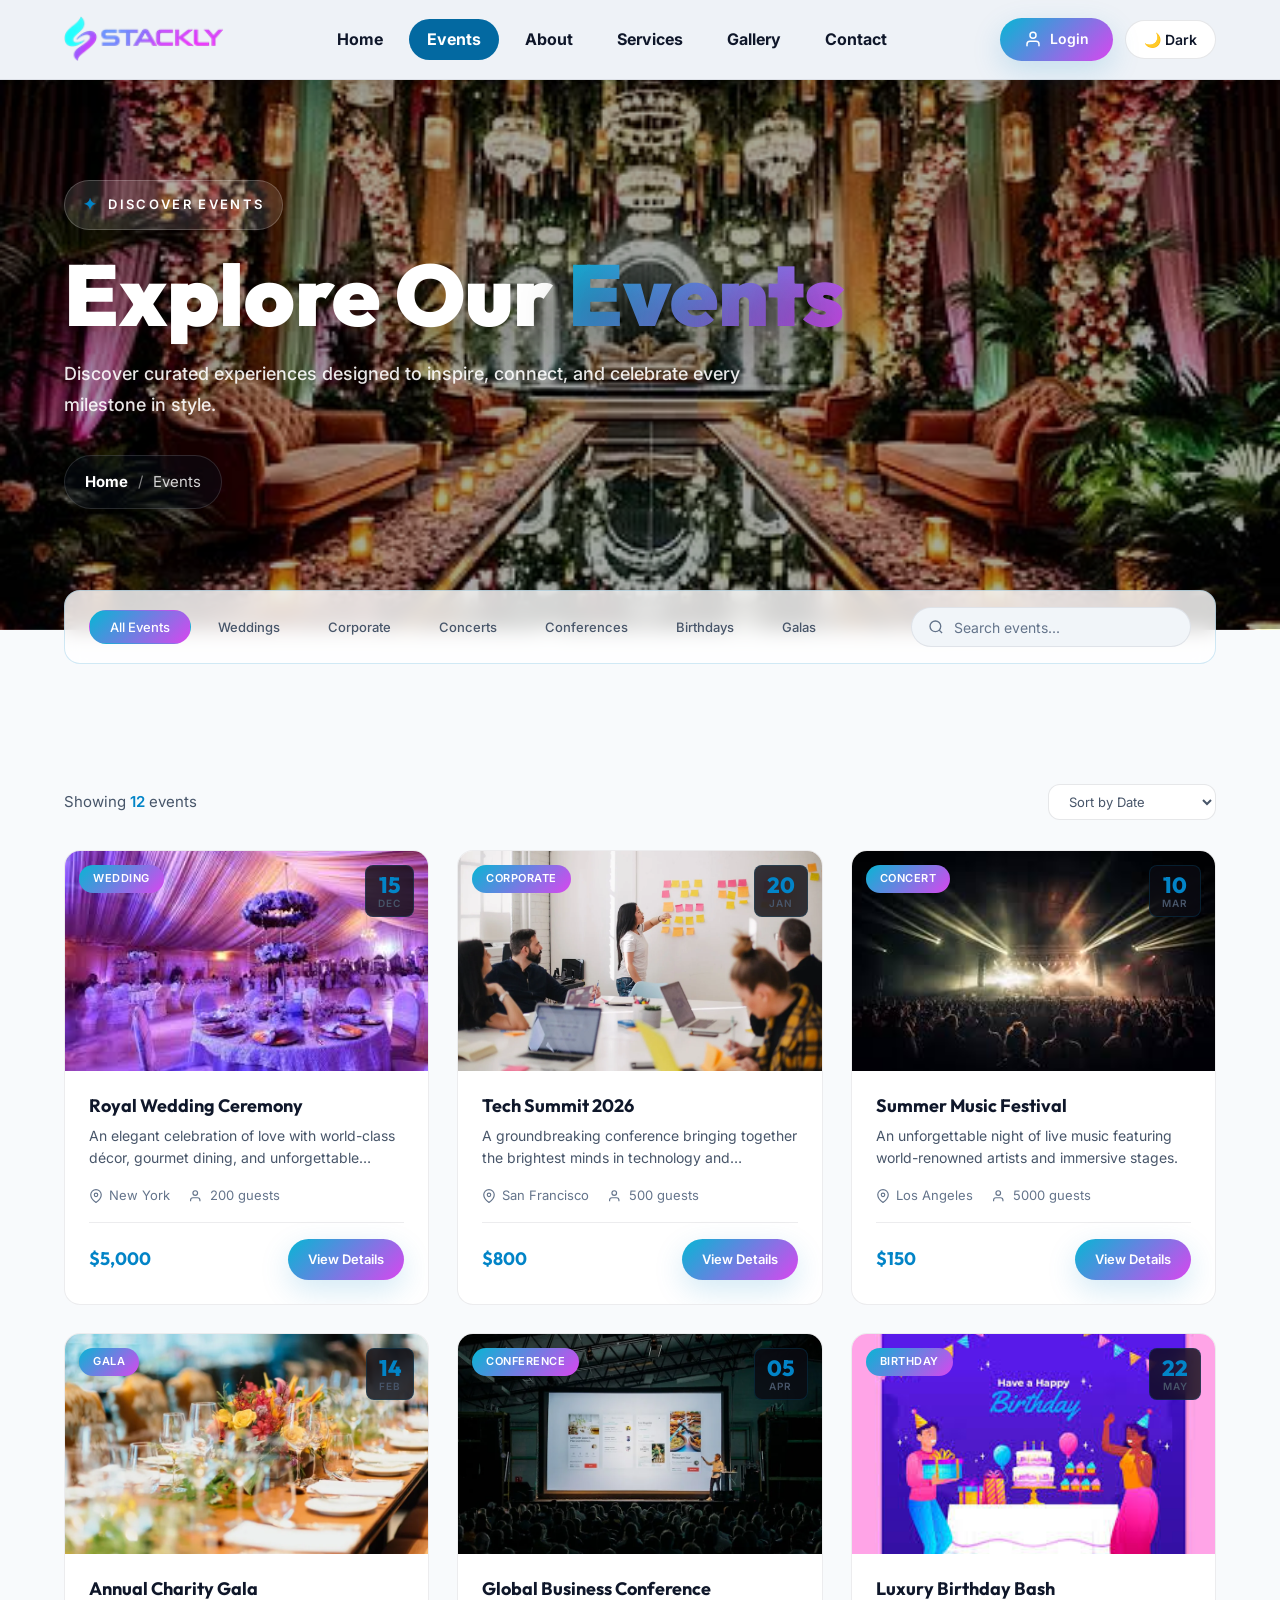
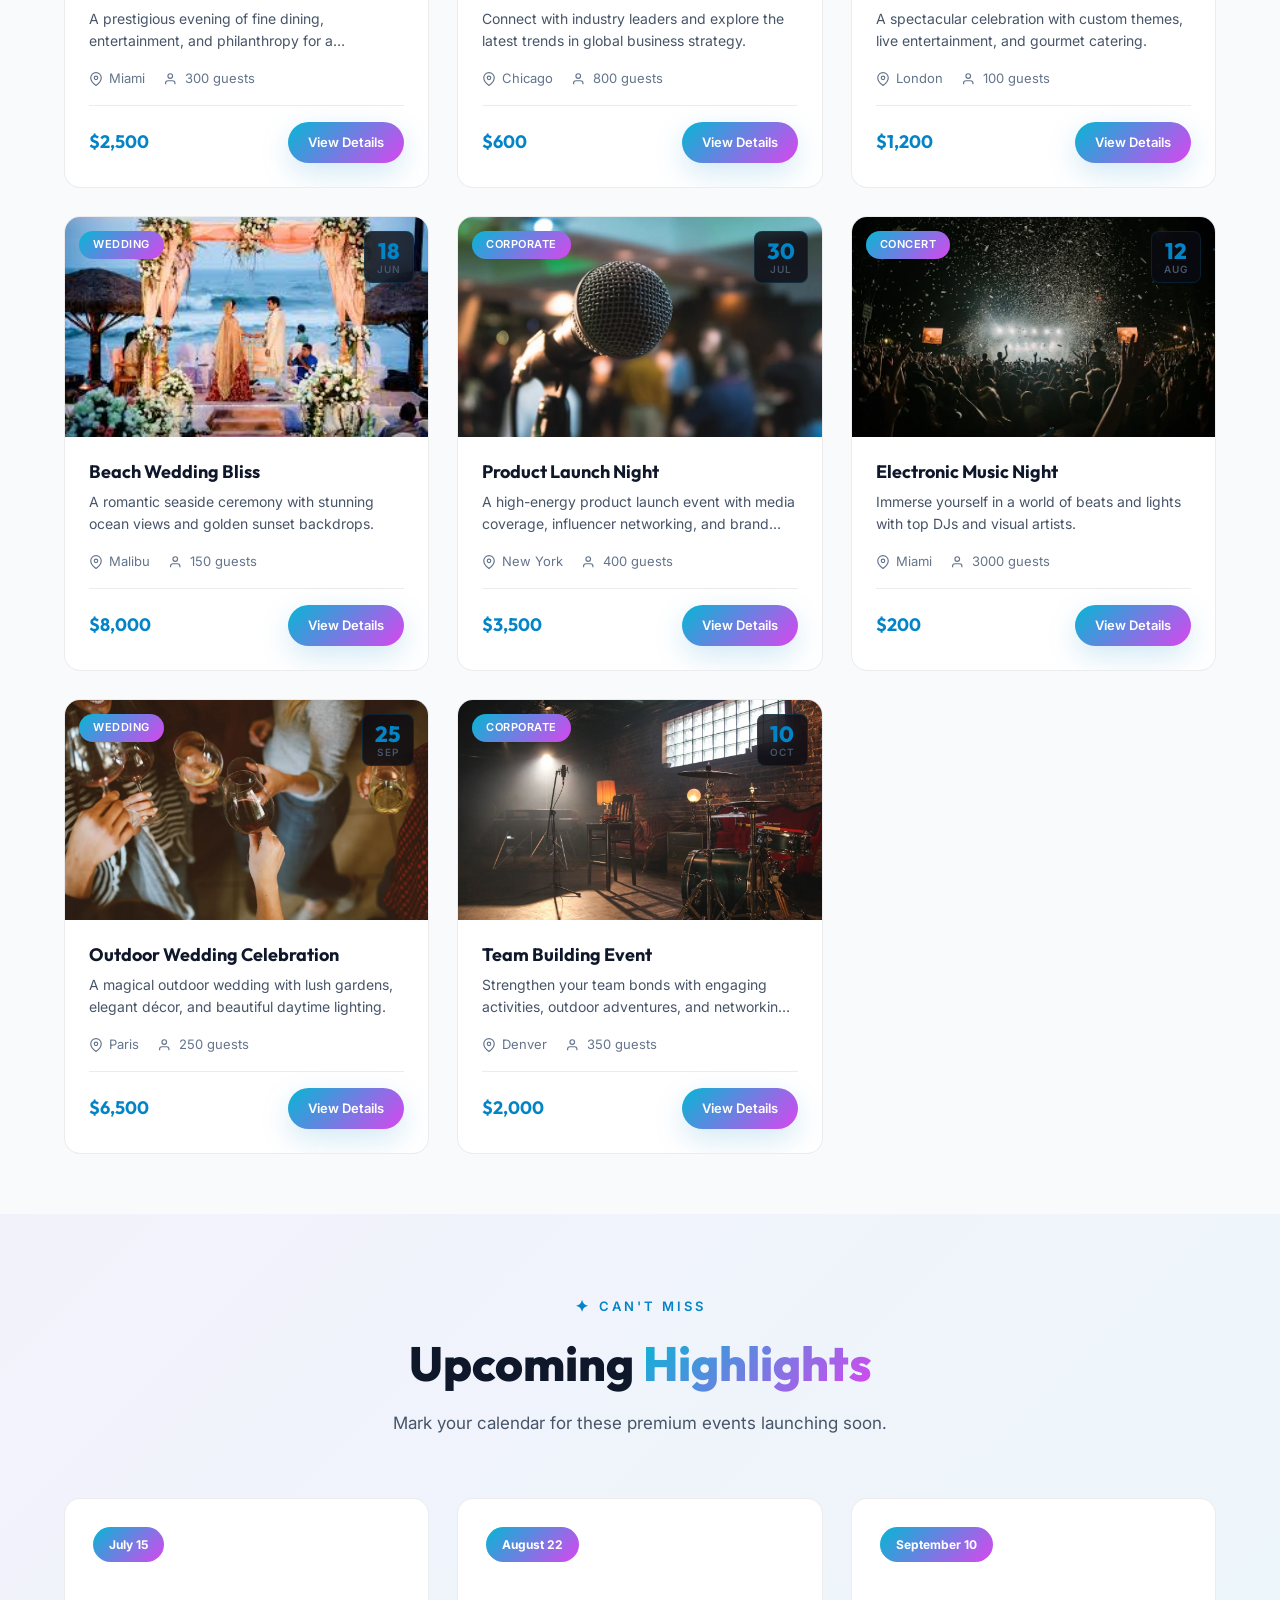
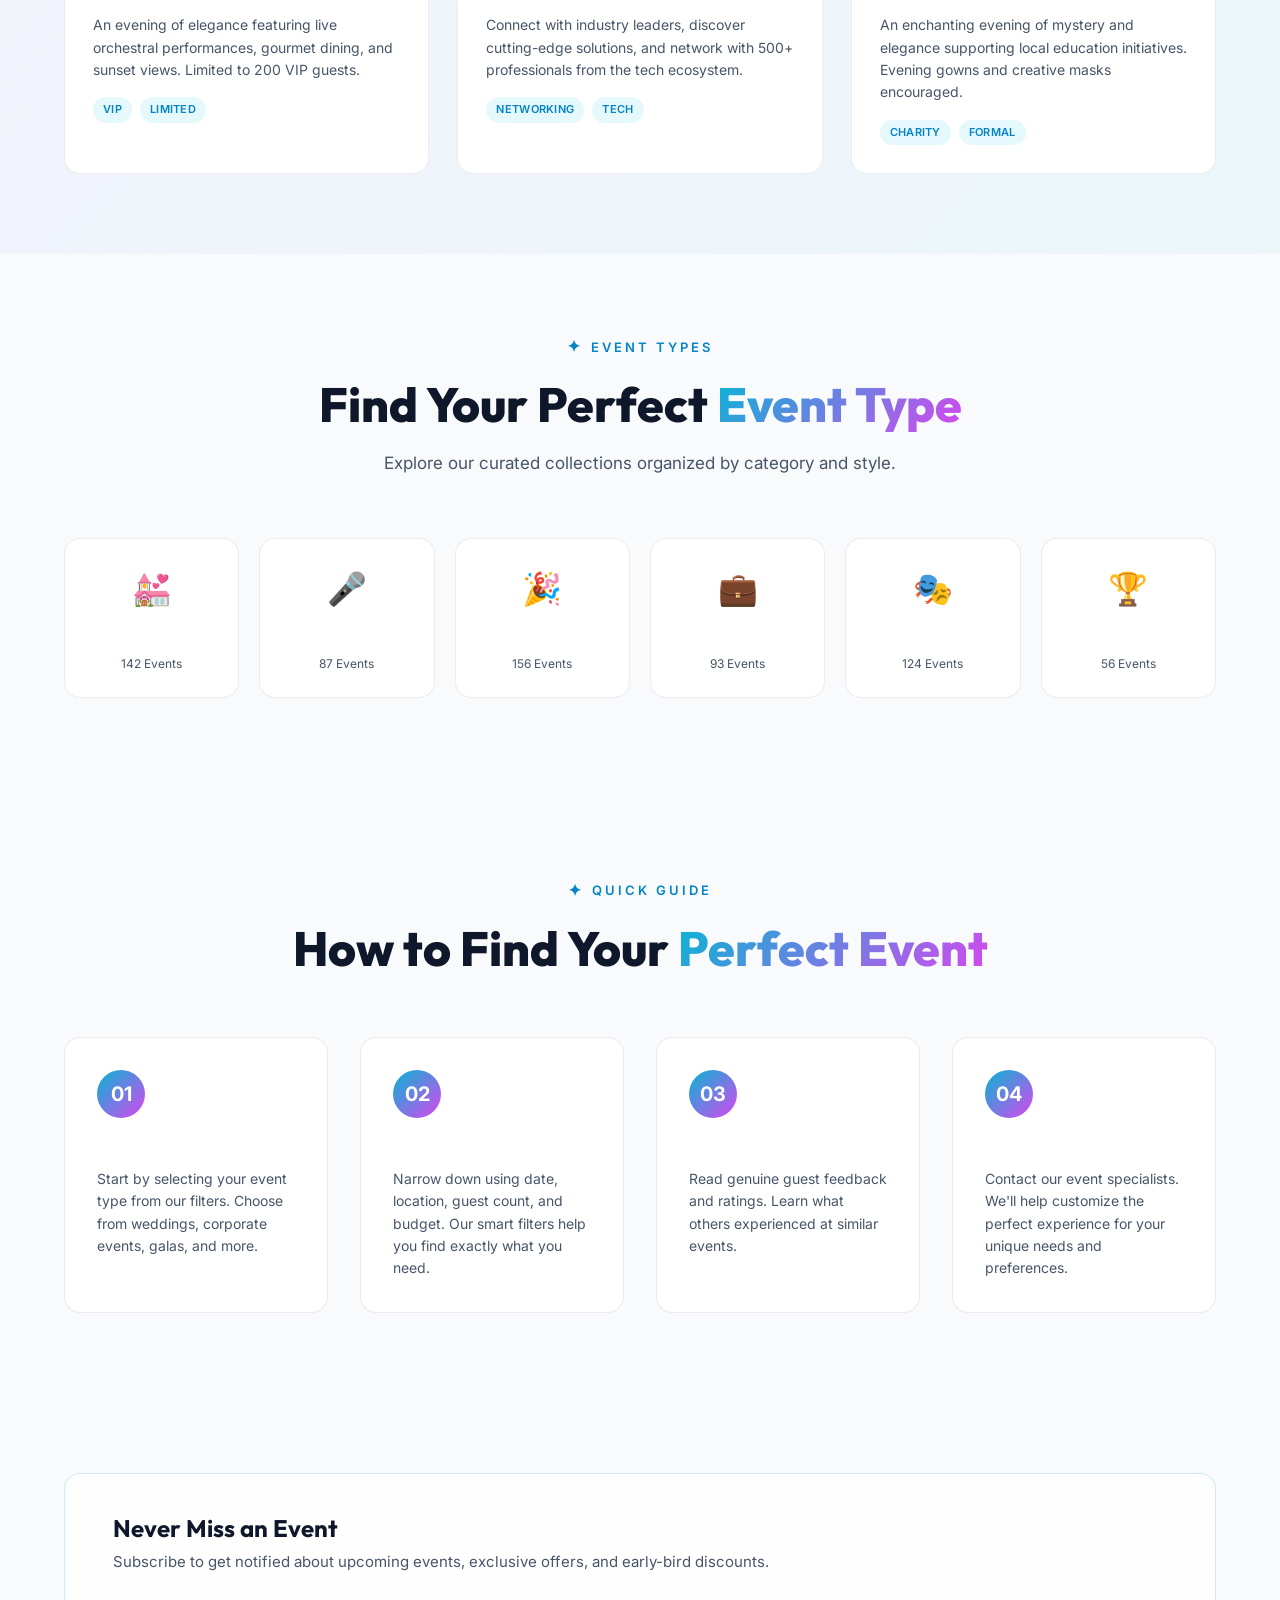
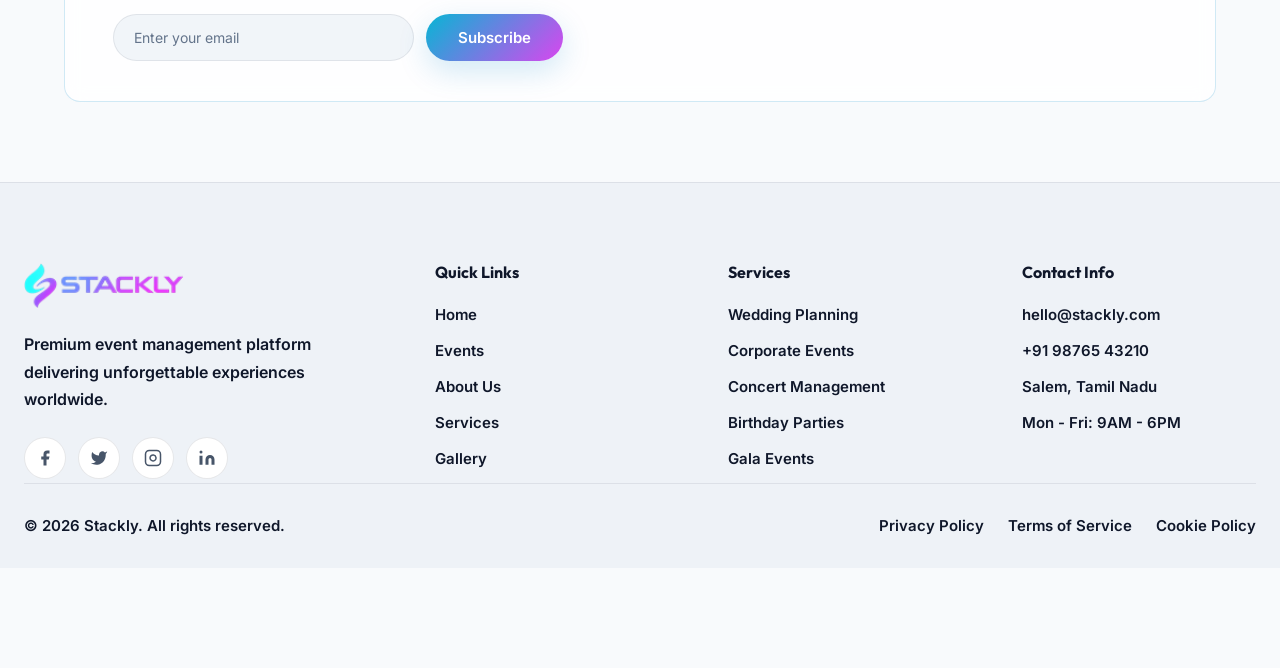
<file: events.html>
<!DOCTYPE html>
<html lang="en">
<head>
  <meta charset="UTF-8">
  <meta name="viewport" content="width=device-width, initial-scale=1.0">
  <meta name="description" content="Explore upcoming events curated by Stackly. From weddings to corporate galas, find the perfect event for you.">
  <title>Events — Stackly</title>
  <link rel="stylesheet" href="css/common.css">
  <link rel="stylesheet" href="css/events.css">
  <link rel="icon" type="image/webp" href="assets/logo.webp">
</head>
<body>

  <!-- ======== NAVBAR ======== -->
  <nav class="navbar" id="navbar">
    <div class="nav-container">
      <a href="index.html" class="nav-logo">
        <img src="assets/logo.webp" alt="Stackly Logo" class="logo-img"></a>
      <div class="nav-links" id="navLinks">
        <a href="index.html">Home</a>
        <a href="events.html" class="active">Events</a>
        <a href="about.html">About</a>
        <a href="services.html">Services</a>
        <a href="gallery.html">Gallery</a>
        <a href="contact.html">Contact</a>
        <a href="login.html" class="mobile-login">Login</a>
      </div>
      <div class="nav-right">
        <a href="login.html" class="btn-login">
          <svg viewBox="0 0 24 24" fill="none" stroke="currentColor" stroke-width="2" stroke-linecap="round" stroke-linejoin="round"><path d="M20 21v-2a4 4 0 0 0-4-4H8a4 4 0 0 0-4 4v2"/><circle cx="12" cy="7" r="4"/></svg>
          Login
        </a>
        <button class="menu-toggle" id="menuToggle" aria-label="Toggle menu"><span></span><span></span><span></span></button>
      </div>
    </div>
  </nav>
  <div class="nav-overlay" id="navOverlay"></div>

  <!-- ======== PAGE HERO ======== -->
  <section class="page-hero">
    <div class="container">
      <span class="section-label"><span class="star">✦</span> DISCOVER EVENTS</span>
      <h1 class="section-title">Explore Our <span>Events</span></h1>
      <p class="section-subtitle" style="margin: 0 auto;">Discover curated experiences designed to inspire, connect, and celebrate every milestone in style.</p>
      <div class="breadcrumb">
        <a href="index.html">Home</a>
        <span class="separator">/</span>
        <span>Events</span>
      </div>
    </div>
  </section>

  <!-- ======== FILTERS ======== -->
  <section class="filters-section">
    <div class="container">
      <div class="filters-bar glass-card">
        <div class="filter-tabs" id="filterTabs">
          <button class="filter-tab active" data-filter="all">All Events</button>
          <button class="filter-tab" data-filter="wedding">Weddings</button>
          <button class="filter-tab" data-filter="corporate">Corporate</button>
          <button class="filter-tab" data-filter="concert">Concerts</button>
          <button class="filter-tab" data-filter="conference">Conferences</button>
          <button class="filter-tab" data-filter="birthday">Birthdays</button>
          <button class="filter-tab" data-filter="gala">Galas</button>
        </div>
        <div class="filter-search">
          <svg width="18" height="18" viewBox="0 0 24 24" fill="none" stroke="currentColor" stroke-width="2"><circle cx="11" cy="11" r="8"/><line x1="21" y1="21" x2="16.65" y2="16.65"/></svg>
          <input type="text" id="eventSearch" placeholder="Search events...">
        </div>
      </div>
    </div>
  </section>

  <!-- ======== EVENTS GRID ======== -->
  <section class="section events-listing">
    <div class="container">
      <div class="events-count">
        <p>Showing <span id="eventCount">12</span> events</p>
        <div class="sort-dropdown">
          <select id="sortSelect">
            <option value="date">Sort by Date</option>
            <option value="price-low">Price: Low to High</option>
            <option value="price-high">Price: High to Low</option>
            <option value="popular">Most Popular</option>
          </select>
        </div>
      </div>

      <div class="events-grid" id="eventsGrid">
        <!-- Event 1 -->
        <div class="event-card animate-on-scroll" data-category="wedding">
          <div class="event-image">
            <img src="assets/wedding-ceremony.webp" alt="Royal Wedding Ceremony">
            <div class="event-badge">Wedding</div>
            <div class="event-date-chip">
              <span class="chip-day">15</span>
              <span class="chip-month">DEC</span>
            </div>
          </div>
          <div class="event-content">
            <h3 class="event-title">Royal Wedding Ceremony</h3>
            <p class="event-desc">An elegant celebration of love with world-class décor, gourmet dining, and unforgettable moments.</p>
            <div class="event-info">
              <span><svg width="14" height="14" viewBox="0 0 24 24" fill="none" stroke="currentColor" stroke-width="2"><path d="M21 10c0 7-9 13-9 13s-9-6-9-13a9 9 0 0 1 18 0z"/><circle cx="12" cy="10" r="3"/></svg> New York</span>
              <span><svg width="14" height="14" viewBox="0 0 24 24" fill="none" stroke="currentColor" stroke-width="2"><path d="M17 21v-2a4 4 0 0 0-4-4H5a4 4 0 0 0-4 4v2"/><circle cx="9" cy="7" r="4"/></svg> 200 guests</span>
            </div>
            <div class="event-footer">
              <span class="event-price">$5,000</span>
              <a href="404.html" class="btn-primary btn-small">View Details</a>
            </div>
          </div>
        </div>

        <!-- Event 2 -->
        <div class="event-card animate-on-scroll" data-category="corporate">
          <div class="event-image">
            <img src="assets/tech-summit.webp" alt="Tech Summit 2026">
            <div class="event-badge">Corporate</div>
            <div class="event-date-chip">
              <span class="chip-day">20</span>
              <span class="chip-month">JAN</span>
            </div>
          </div>
          <div class="event-content">
            <h3 class="event-title">Tech Summit 2026</h3>
            <p class="event-desc">A groundbreaking conference bringing together the brightest minds in technology and innovation.</p>
            <div class="event-info">
              <span><svg width="14" height="14" viewBox="0 0 24 24" fill="none" stroke="currentColor" stroke-width="2"><path d="M21 10c0 7-9 13-9 13s-9-6-9-13a9 9 0 0 1 18 0z"/><circle cx="12" cy="10" r="3"/></svg> San Francisco</span>
              <span><svg width="14" height="14" viewBox="0 0 24 24" fill="none" stroke="currentColor" stroke-width="2"><path d="M17 21v-2a4 4 0 0 0-4-4H5a4 4 0 0 0-4 4v2"/><circle cx="9" cy="7" r="4"/></svg> 500 guests</span>
            </div>
            <div class="event-footer">
              <span class="event-price">$800</span>
              <a href="404.html" class="btn-primary btn-small">View Details</a>
            </div>
          </div>
        </div>

        <!-- Event 3 -->
        <div class="event-card animate-on-scroll" data-category="concert">
          <div class="event-image">
            <img src="assets/music-festival.webp" alt="Summer Music Festival">
            <div class="event-badge">Concert</div>
            <div class="event-date-chip">
              <span class="chip-day">10</span>
              <span class="chip-month">MAR</span>
            </div>
          </div>
          <div class="event-content">
            <h3 class="event-title">Summer Music Festival</h3>
            <p class="event-desc">An unforgettable night of live music featuring world-renowned artists and immersive stages.</p>
            <div class="event-info">
              <span><svg width="14" height="14" viewBox="0 0 24 24" fill="none" stroke="currentColor" stroke-width="2"><path d="M21 10c0 7-9 13-9 13s-9-6-9-13a9 9 0 0 1 18 0z"/><circle cx="12" cy="10" r="3"/></svg> Los Angeles</span>
              <span><svg width="14" height="14" viewBox="0 0 24 24" fill="none" stroke="currentColor" stroke-width="2"><path d="M17 21v-2a4 4 0 0 0-4-4H5a4 4 0 0 0-4 4v2"/><circle cx="9" cy="7" r="4"/></svg> 5000 guests</span>
            </div>
            <div class="event-footer">
              <span class="event-price">$150</span>
              <a href="404.html" class="btn-primary btn-small">View Details</a>
            </div>
          </div>
        </div>

        <!-- Event 4 -->
        <div class="event-card animate-on-scroll" data-category="gala">
          <div class="event-image">
            <img src="assets/charity-gala.webp" alt="Annual Charity Gala">
            <div class="event-badge">Gala</div>
            <div class="event-date-chip">
              <span class="chip-day">14</span>
              <span class="chip-month">FEB</span>
            </div>
          </div>
          <div class="event-content">
            <h3 class="event-title">Annual Charity Gala</h3>
            <p class="event-desc">A prestigious evening of fine dining, entertainment, and philanthropy for a meaningful cause.</p>
            <div class="event-info">
              <span><svg width="14" height="14" viewBox="0 0 24 24" fill="none" stroke="currentColor" stroke-width="2"><path d="M21 10c0 7-9 13-9 13s-9-6-9-13a9 9 0 0 1 18 0z"/><circle cx="12" cy="10" r="3"/></svg> Miami</span>
              <span><svg width="14" height="14" viewBox="0 0 24 24" fill="none" stroke="currentColor" stroke-width="2"><path d="M17 21v-2a4 4 0 0 0-4-4H5a4 4 0 0 0-4 4v2"/><circle cx="9" cy="7" r="4"/></svg> 300 guests</span>
            </div>
            <div class="event-footer">
              <span class="event-price">$2,500</span>
              <a href="404.html" class="btn-primary btn-small">View Details</a>
            </div>
          </div>
        </div>

        <!-- Event 5 -->
        <div class="event-card animate-on-scroll" data-category="conference">
          <div class="event-image">
            <img src="assets/conference.webp" alt="Global Business Conference">
            <div class="event-badge">Conference</div>
            <div class="event-date-chip">
              <span class="chip-day">05</span>
              <span class="chip-month">APR</span>
            </div>
          </div>
          <div class="event-content">
            <h3 class="event-title">Global Business Conference</h3>
            <p class="event-desc">Connect with industry leaders and explore the latest trends in global business strategy.</p>
            <div class="event-info">
              <span><svg width="14" height="14" viewBox="0 0 24 24" fill="none" stroke="currentColor" stroke-width="2"><path d="M21 10c0 7-9 13-9 13s-9-6-9-13a9 9 0 0 1 18 0z"/><circle cx="12" cy="10" r="3"/></svg> Chicago</span>
              <span><svg width="14" height="14" viewBox="0 0 24 24" fill="none" stroke="currentColor" stroke-width="2"><path d="M17 21v-2a4 4 0 0 0-4-4H5a4 4 0 0 0-4 4v2"/><circle cx="9" cy="7" r="4"/></svg> 800 guests</span>
            </div>
            <div class="event-footer">
              <span class="event-price">$600</span>
              <a href="404.html" class="btn-primary btn-small">View Details</a>
            </div>
          </div>
        </div>

        <!-- Event 6 -->
        <div class="event-card animate-on-scroll" data-category="birthday">
          <div class="event-image">
            <img src="assets/birthday-bash.webp" alt="Luxury Birthday Bash">
            <div class="event-badge">Birthday</div>
            <div class="event-date-chip">
              <span class="chip-day">22</span>
              <span class="chip-month">MAY</span>
            </div>
          </div>
          <div class="event-content">
            <h3 class="event-title">Luxury Birthday Bash</h3>
            <p class="event-desc">A spectacular celebration with custom themes, live entertainment, and gourmet catering.</p>
            <div class="event-info">
              <span><svg width="14" height="14" viewBox="0 0 24 24" fill="none" stroke="currentColor" stroke-width="2"><path d="M21 10c0 7-9 13-9 13s-9-6-9-13a9 9 0 0 1 18 0z"/><circle cx="12" cy="10" r="3"/></svg> London</span>
              <span><svg width="14" height="14" viewBox="0 0 24 24" fill="none" stroke="currentColor" stroke-width="2"><path d="M17 21v-2a4 4 0 0 0-4-4H5a4 4 0 0 0-4 4v2"/><circle cx="9" cy="7" r="4"/></svg> 100 guests</span>
            </div>
            <div class="event-footer">
              <span class="event-price">$1,200</span>
              <a href="404.html" class="btn-primary btn-small">View Details</a>
            </div>
          </div>
        </div>

        <!-- Event 7 -->
        <div class="event-card animate-on-scroll" data-category="wedding">
          <div class="event-image">
            <img src="assets/beach-wedding.webp" alt="Beach Wedding Bliss">
            <div class="event-badge">Wedding</div>
            <div class="event-date-chip">
              <span class="chip-day">18</span>
              <span class="chip-month">JUN</span>
            </div>
          </div>
          <div class="event-content">
            <h3 class="event-title">Beach Wedding Bliss</h3>
            <p class="event-desc">A romantic seaside ceremony with stunning ocean views and golden sunset backdrops.</p>
            <div class="event-info">
              <span><svg width="14" height="14" viewBox="0 0 24 24" fill="none" stroke="currentColor" stroke-width="2"><path d="M21 10c0 7-9 13-9 13s-9-6-9-13a9 9 0 0 1 18 0z"/><circle cx="12" cy="10" r="3"/></svg> Malibu</span>
              <span><svg width="14" height="14" viewBox="0 0 24 24" fill="none" stroke="currentColor" stroke-width="2"><path d="M17 21v-2a4 4 0 0 0-4-4H5a4 4 0 0 0-4 4v2"/><circle cx="9" cy="7" r="4"/></svg> 150 guests</span>
            </div>
            <div class="event-footer">
              <span class="event-price">$8,000</span>
              <a href="404.html" class="btn-primary btn-small">View Details</a>
            </div>
          </div>
        </div>

        <!-- Event 8 -->
        <div class="event-card animate-on-scroll" data-category="corporate">
          <div class="event-image">
            <img src="assets/product-launch.webp" alt="Product Launch Night">
            <div class="event-badge">Corporate</div>
            <div class="event-date-chip">
              <span class="chip-day">30</span>
              <span class="chip-month">JUL</span>
            </div>
          </div>
          <div class="event-content">
            <h3 class="event-title">Product Launch Night</h3>
            <p class="event-desc">A high-energy product launch event with media coverage, influencer networking, and brand showcases.</p>
            <div class="event-info">
              <span><svg width="14" height="14" viewBox="0 0 24 24" fill="none" stroke="currentColor" stroke-width="2"><path d="M21 10c0 7-9 13-9 13s-9-6-9-13a9 9 0 0 1 18 0z"/><circle cx="12" cy="10" r="3"/></svg> New York</span>
              <span><svg width="14" height="14" viewBox="0 0 24 24" fill="none" stroke="currentColor" stroke-width="2"><path d="M17 21v-2a4 4 0 0 0-4-4H5a4 4 0 0 0-4 4v2"/><circle cx="9" cy="7" r="4"/></svg> 400 guests</span>
            </div>
            <div class="event-footer">
              <span class="event-price">$3,500</span>
              <a href="404.html" class="btn-primary btn-small">View Details</a>
            </div>
          </div>
        </div>

        <!-- Event 9 -->
        <div class="event-card animate-on-scroll" data-category="concert">
          <div class="event-image">
            <img src="assets/electronic-music.webp" alt="Electronic Music Night">
            <div class="event-badge">Concert</div>
            <div class="event-date-chip">
              <span class="chip-day">12</span>
              <span class="chip-month">AUG</span>
            </div>
          </div>
          <div class="event-content">
            <h3 class="event-title">Electronic Music Night</h3>
            <p class="event-desc">Immerse yourself in a world of beats and lights with top DJs and visual artists.</p>
            <div class="event-info">
              <span><svg width="14" height="14" viewBox="0 0 24 24" fill="none" stroke="currentColor" stroke-width="2"><path d="M21 10c0 7-9 13-9 13s-9-6-9-13a9 9 0 0 1 18 0z"/><circle cx="12" cy="10" r="3"/></svg> Miami</span>
              <span><svg width="14" height="14" viewBox="0 0 24 24" fill="none" stroke="currentColor" stroke-width="2"><path d="M17 21v-2a4 4 0 0 0-4-4H5a4 4 0 0 0-4 4v2"/><circle cx="9" cy="7" r="4"/></svg> 3000 guests</span>
            </div>
            <div class="event-footer">
              <span class="event-price">$200</span>
              <a href="404.html" class="btn-primary btn-small">View Details</a>
            </div>
          </div>
        </div>

        <!-- Event 10 -->
        <div class="event-card animate-on-scroll" data-category="wedding">
          <div class="event-image">
            <img src="assets/event-daytime-08.webp" alt="Outdoor Wedding Celebration">
            <div class="event-badge">Wedding</div>
            <div class="event-date-chip">
              <span class="chip-day">25</span>
              <span class="chip-month">SEP</span>
            </div>
          </div>
          <div class="event-content">
            <h3 class="event-title">Outdoor Wedding Celebration</h3>
            <p class="event-desc">A magical outdoor wedding with lush gardens, elegant décor, and beautiful daytime lighting.</p>
            <div class="event-info">
              <span><svg width="14" height="14" viewBox="0 0 24 24" fill="none" stroke="currentColor" stroke-width="2"><path d="M21 10c0 7-9 13-9 13s-9-6-9-13a9 9 0 0 1 18 0z"/><circle cx="12" cy="10" r="3"/></svg> Paris</span>
              <span><svg width="14" height="14" viewBox="0 0 24 24" fill="none" stroke="currentColor" stroke-width="2"><path d="M17 21v-2a4 4 0 0 0-4-4H5a4 4 0 0 0-4 4v2"/><circle cx="9" cy="7" r="4"/></svg> 250 guests</span>
            </div>
            <div class="event-footer">
              <span class="event-price">$6,500</span>
              <a href="404.html" class="btn-primary btn-small">View Details</a>
            </div>
          </div>
        </div>

        <!-- Event 11 -->
        <div class="event-card animate-on-scroll" data-category="corporate">
          <div class="event-image">
            <img src="assets/event-daytime-09.webp" alt="Team Building Event">
            <div class="event-badge">Corporate</div>
            <div class="event-date-chip">
              <span class="chip-day">10</span>
              <span class="chip-month">OCT</span>
            </div>
          </div>
          <div class="event-content">
            <h3 class="event-title">Team Building Event</h3>
            <p class="event-desc">Strengthen your team bonds with engaging activities, outdoor adventures, and networking sessions.</p>
            <div class="event-info">
              <span><svg width="14" height="14" viewBox="0 0 24 24" fill="none" stroke="currentColor" stroke-width="2"><path d="M21 10c0 7-9 13-9 13s-9-6-9-13a9 9 0 0 1 18 0z"/><circle cx="12" cy="10" r="3"/></svg> Denver</span>
              <span><svg width="14" height="14" viewBox="0 0 24 24" fill="none" stroke="currentColor" stroke-width="2"><path d="M17 21v-2a4 4 0 0 0-4-4H5a4 4 0 0 0-4 4v2"/><circle cx="9" cy="7" r="4"/></svg> 350 guests</span>
            </div>
            <div class="event-footer">
              <span class="event-price">$2,000</span>
              <a href="404.html" class="btn-primary btn-small">View Details</a>
            </div>
          </div>
        </div>
      </div>

      <!-- ======== UPCOMING HIGHLIGHTS ======== -->
  <section class="section highlights-section">
    <div class="container">
      <div class="section-header">
        <span class="section-label"><span class="star">✦</span> CAN'T MISS</span>
        <h2 class="section-title">Upcoming <span>Highlights</span></h2>
        <p class="section-subtitle">Mark your calendar for these premium events launching soon.</p>
      </div>
      <div class="highlights-grid">
        <div class="highlight-card animate-on-scroll">
          <div class="highlight-date">July 15</div>
          <h3>Summer Gala 2026</h3>
          <p>An evening of elegance featuring live orchestral performances, gourmet dining, and sunset views. Limited to 200 VIP guests.</p>
          <div class="highlight-badges">
            <span class="badge">VIP</span>
            <span class="badge">Limited</span>
          </div>
        </div>
        <div class="highlight-card animate-on-scroll">
          <div class="highlight-date">August 22</div>
          <h3>Tech Innovation Summit</h3>
          <p>Connect with industry leaders, discover cutting-edge solutions, and network with 500+ professionals from the tech ecosystem.</p>
          <div class="highlight-badges">
            <span class="badge">Networking</span>
            <span class="badge">Tech</span>
          </div>
        </div>
        <div class="highlight-card animate-on-scroll">
          <div class="highlight-date">September 10</div>
          <h3>Charity Masquerade Ball</h3>
          <p>An enchanting evening of mystery and elegance supporting local education initiatives. Evening gowns and creative masks encouraged.</p>
          <div class="highlight-badges">
            <span class="badge">Charity</span>
            <span class="badge">Formal</span>
          </div>
        </div>
      </div>
    </div>
  </section>

  <!-- ======== EVENT CATEGORIES ======== -->
  <section class="section categories-section">
    <div class="container">
      <div class="section-header">
        <span class="section-label"><span class="star">✦</span> EVENT TYPES</span>
        <h2 class="section-title">Find Your Perfect <span>Event Type</span></h2>
        <p class="section-subtitle">Explore our curated collections organized by category and style.</p>
      </div>
      <div class="categories-showcase">
        <div class="category-box animate-on-scroll">
          <div class="category-icon">💒</div>
          <h4>Weddings</h4>
          <p>142 Events</p>
        </div>
        <div class="category-box animate-on-scroll">
          <div class="category-icon">🎤</div>
          <h4>Conferences</h4>
          <p>87 Events</p>
        </div>
        <div class="category-box animate-on-scroll">
          <div class="category-icon">🎉</div>
          <h4>Celebrations</h4>
          <p>156 Events</p>
        </div>
        <div class="category-box animate-on-scroll">
          <div class="category-icon">💼</div>
          <h4>Corporate</h4>
          <p>93 Events</p>
        </div>
        <div class="category-box animate-on-scroll">
          <div class="category-icon">🎭</div>
          <h4>Entertainment</h4>
          <p>124 Events</p>
        </div>
        <div class="category-box animate-on-scroll">
          <div class="category-icon">🏆</div>
          <h4>Awards</h4>
          <p>56 Events</p>
        </div>
      </div>
    </div>
  </section>

  <!-- ======== SEARCH TIPS ======== -->
  <section class="section search-tips-section">
    <div class="container">
      <div class="section-header">
        <span class="section-label"><span class="star">✦</span> QUICK GUIDE</span>
        <h2 class="section-title">How to Find Your <span>Perfect Event</span></h2>
      </div>
      <div class="tips-grid">
        <div class="tip-card animate-on-scroll">
          <div class="tip-number">01</div>
          <h4>Browse by Category</h4>
          <p>Start by selecting your event type from our filters. Choose from weddings, corporate events, galas, and more.</p>
        </div>
        <div class="tip-card animate-on-scroll">
          <div class="tip-number">02</div>
          <h4>Filter by Details</h4>
          <p>Narrow down using date, location, guest count, and budget. Our smart filters help you find exactly what you need.</p>
        </div>
        <div class="tip-card animate-on-scroll">
          <div class="tip-number">03</div>
          <h4>Check Reviews</h4>
          <p>Read genuine guest feedback and ratings. Learn what others experienced at similar events.</p>
        </div>
        <div class="tip-card animate-on-scroll">
          <div class="tip-number">04</div>
          <h4>Get in Touch</h4>
          <p>Contact our event specialists. We'll help customize the perfect experience for your unique needs and preferences.</p>
        </div>
      </div>
    </div>
  </section>

  <!-- ======== NEWSLETTER ======== -->
  <section class="newsletter-section">
    <div class="container">
      <div class="newsletter-card glass-card">
        <div class="newsletter-content">
          <h3>Never Miss an Event</h3>
          <p>Subscribe to get notified about upcoming events, exclusive offers, and early-bird discounts.</p>
        </div>
        <form class="newsletter-form" id="newsletterForm">
          <input type="email" placeholder="Enter your email" required>
          <button type="submit" class="btn-primary">Subscribe</button>
        </form>
      </div>
    </div>
  </section>

  <!-- ======== FOOTER ======== -->
  <footer class="footer">
    <div class="container">
      <div class="footer-grid">
        <div class="footer-brand">
          <a href="index.html" class="nav-logo">
            <img src="assets/logo.webp" alt="Stackly Logo" class="logo-img"></a>
          <p>Premium event management platform delivering unforgettable experiences worldwide.</p>
          <div class="footer-socials">
            <a href="404.html" aria-label="Facebook"><svg width="18" height="18" viewBox="0 0 24 24" fill="currentColor"><path d="M18 2h-3a5 5 0 0 0-5 5v3H7v4h3v8h4v-8h3l1-4h-4V7a1 1 0 0 1 1-1h3z"/></svg></a>
            <a href="404.html" aria-label="Twitter"><svg width="18" height="18" viewBox="0 0 24 24" fill="currentColor"><path d="M23 3a10.9 10.9 0 0 1-3.14 1.53 4.48 4.48 0 0 0-7.86 3v1A10.66 10.66 0 0 1 3 4s-4 9 5 13a11.64 11.64 0 0 1-7 2c9 5 20 0 20-11.5a4.5 4.5 0 0 0-.08-.83A7.72 7.72 0 0 0 23 3z"/></svg></a>
            <a href="404.html" aria-label="Instagram"><svg width="18" height="18" viewBox="0 0 24 24" fill="none" stroke="currentColor" stroke-width="2"><rect x="2" y="2" width="20" height="20" rx="5" ry="5"/><path d="M16 11.37A4 4 0 1 1 12.63 8 4 4 0 0 1 16 11.37z"/><line x1="17.5" y1="6.5" x2="17.51" y2="6.5"/></svg></a>
            <a href="404.html" aria-label="LinkedIn"><svg width="18" height="18" viewBox="0 0 24 24" fill="currentColor"><path d="M16 8a6 6 0 0 1 6 6v7h-4v-7a2 2 0 0 0-2-2 2 2 0 0 0-2 2v7h-4v-7a6 6 0 0 1 6-6z"/><rect x="2" y="9" width="4" height="12"/><circle cx="4" cy="4" r="2"/></svg></a>
          </div>
        </div>
        <div class="footer-column">
          <h4>Quick Links</h4>
          <ul>
            <li><a href="index.html">Home</a></li>
            <li><a href="events.html">Events</a></li>
            <li><a href="about.html">About Us</a></li>
            <li><a href="services.html">Services</a></li>
            <li><a href="gallery.html">Gallery</a></li>
          </ul>
        </div>
        <div class="footer-column">
          <h4>Services</h4>
          <ul>
            <li><a href="404.html">Wedding Planning</a></li>
            <li><a href="404.html">Corporate Events</a></li>
            <li><a href="404.html">Concert Management</a></li>
            <li><a href="404.html">Birthday Parties</a></li>
            <li><a href="404.html">Gala Events</a></li>
          </ul>
        </div>
        <div class="footer-column">
          <h4>Contact Info</h4>
          <ul>
            <li>hello@stackly.com</li>
            <li>+91 98765 43210</li>
            <li>Salem, Tamil Nadu</li>
            <li>Mon - Fri: 9AM - 6PM</li>
          </ul>
        </div>
      </div>
      <div class="footer-bottom">
        <p>&copy; 2026 Stackly. All rights reserved.</p>
        <div class="footer-bottom-links">
          <a href="404.html">Privacy Policy</a>
          <a href="404.html">Terms of Service</a>
          <a href="404.html">Cookie Policy</a>
        </div>
      </div>
    </div>
  </footer>

  <button class="back-to-top" id="backToTop" aria-label="Back to top">
    <svg width="20" height="20" viewBox="0 0 24 24" fill="none" stroke="currentColor" stroke-width="2.5"><polyline points="18 15 12 9 6 15"/></svg>
  </button>

  <script src="js/script.js"></script>
  <script>
    document.addEventListener('DOMContentLoaded', () => {
      // Category filtering
      const tabs = document.querySelectorAll('.filter-tab');
      const cards = document.querySelectorAll('.event-card');
      const countEl = document.getElementById('eventCount');

      tabs.forEach(tab => {
        tab.addEventListener('click', () => {
          tabs.forEach(t => t.classList.remove('active'));
          tab.classList.add('active');
          const filter = tab.dataset.filter;
          let visibleCount = 0;

          cards.forEach(card => {
            if (filter === 'all' || card.dataset.category === filter) {
              card.style.display = '';
              card.style.animation = 'fadeInUp 0.4s ease forwards';
              visibleCount++;
            } else {
              card.style.display = 'none';
            }
          });

          if (countEl) countEl.textContent = visibleCount;
        });
      });

      // Search
      const searchInput = document.getElementById('eventSearch');
      if (searchInput) {
        searchInput.addEventListener('input', debounce((e) => {
          const query = e.target.value.toLowerCase();
          let visibleCount = 0;

          cards.forEach(card => {
            const text = card.textContent.toLowerCase();
            if (text.includes(query)) {
              card.style.display = '';
              visibleCount++;
            } else {
              card.style.display = 'none';
            }
          });

          if (countEl) countEl.textContent = visibleCount;
        }, 300));
      }

      // Newsletter
      document.getElementById('newsletterForm')?.addEventListener('submit', (e) => {
        e.preventDefault();
        window.location.href = '404.html';
      });
    });
  </script>
</body>
</html>
</file>
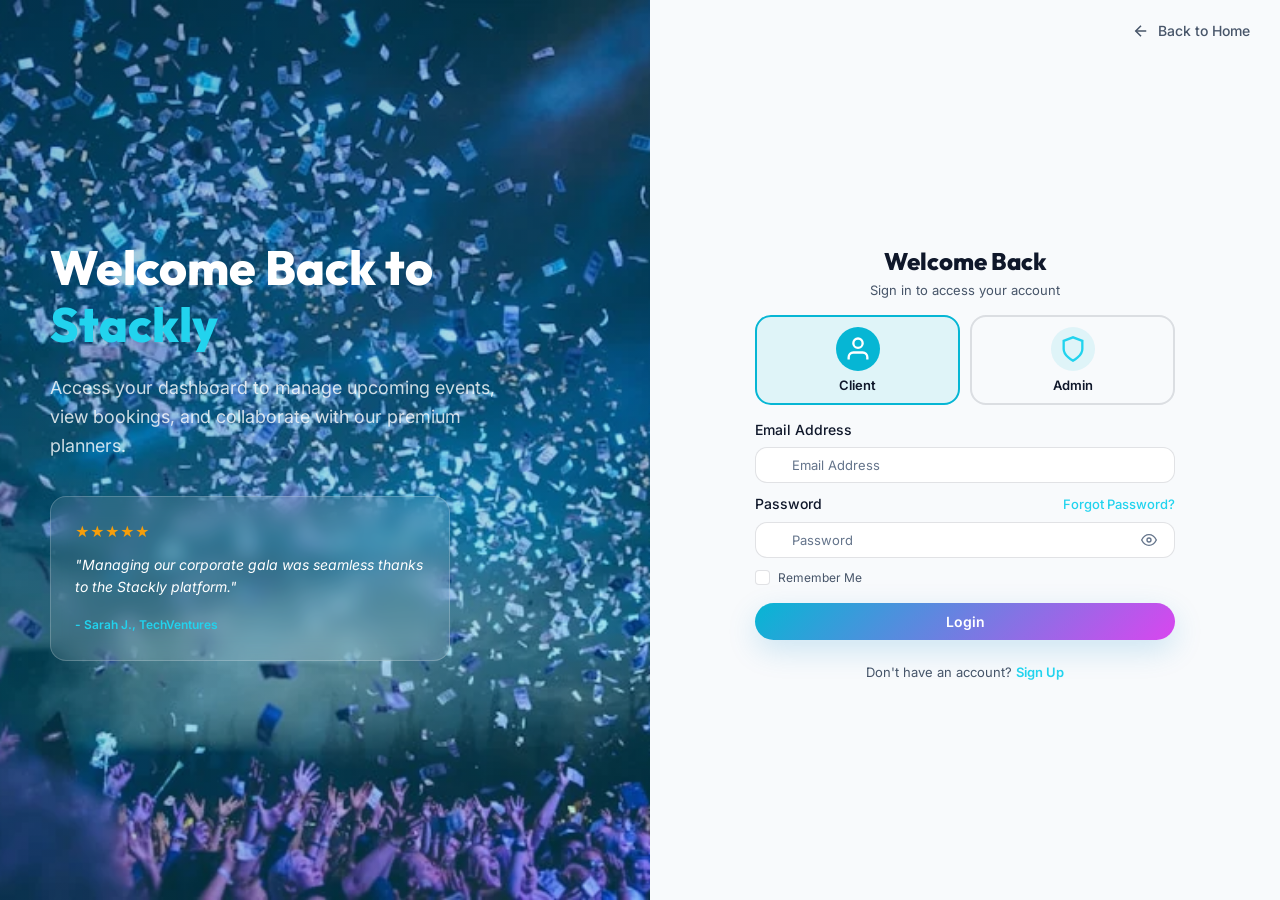
<file: login.html>
<!DOCTYPE html>
<html lang="en">
<head>
  <meta charset="UTF-8">
  <meta name="viewport" content="width=device-width, initial-scale=1.0">
  <meta name="description" content="Login to your Stackly account to manage your events.">
  <title>Login — Stackly</title>
  <link rel="stylesheet" href="css/common.css">
  <link rel="stylesheet" href="css/login.css">
  <link rel="icon" type="image/webp" href="assets/logo.webp">
</head>
<body class="login-body">
  <div class="login-container">
    <!-- Left Side: Brand & Visuals -->
    <div class="login-visuals">
      <div class="visuals-overlay"></div>
      <div class="visuals-content">
        <div class="visuals-text">
          <h1>Welcome Back to <span>Stackly</span></h1>
          <p>Access your dashboard to manage upcoming events, view bookings, and collaborate with our premium planners.</p>
        </div>
        
        <div class="testimonial-mini glass-card">
          <div class="stars">★★★★★</div>
          <p>"Managing our corporate gala was seamless thanks to the Stackly platform."</p>
          <span>- Sarah J., TechVentures</span>
        </div>
      </div>
    </div>

    <!-- Right Side: Login Form -->
    <div class="login-form-container">
        <div class="back-home">
          <a href="index.html">
            <svg width="18" height="18" viewBox="0 0 24 24" fill="none" stroke="currentColor" stroke-width="2"><line x1="19" y1="12" x2="5" y2="12"/><polyline points="12 19 5 12 12 5"/></svg>
            Back to Home
          </a>
        </div>

        <div class="form-wrapper">
          <div class="form-header">
            <h2>Welcome Back</h2>
            <p>Sign in to access your account</p>
          </div>

          <div class="role-selector">
            <button type="button" class="role-option active" data-role="client">
              <div class="role-icon">
                <svg width="32" height="32" viewBox="0 0 24 24" fill="none" stroke="currentColor" stroke-width="2"><path d="M20 21v-2a4 4 0 0 0-4-4H8a4 4 0 0 0-4 4v2"/><circle cx="12" cy="7" r="4"/></svg>
              </div>
              <span>Client</span>
            </button>
            <button type="button" class="role-option" data-role="admin">
              <div class="role-icon">
                <svg width="32" height="32" viewBox="0 0 24 24" fill="none" stroke="currentColor" stroke-width="2"><path d="M12 22s8-4 8-10V5l-8-3-8 3v7c0 6 8 10 8 10z"/></svg>
              </div>
              <span>Admin</span>
            </button>
          </div>

          <form id="loginForm" class="login-form">
            <div class="form-group">
              <label for="email">Email Address</label>
              <div class="input-with-icon">
                <svg viewBox="0 0 24 24" fill="none" stroke="currentColor" stroke-width="2"><path d="M4 4h16c1.1 0 2 .9 2 2v12c0 1.1-.9 2-2 2H4c-1.1 0-2-.9-2-2V6c0-1.1.9-2 2-2z"/><polyline points="22,6 12,13 2,6"/></svg>
                <input type="email" id="email" name="email" placeholder="Email Address">
              </div>
            </div>

            <div class="form-group">
              <div class="label-row">
                <label for="password">Password</label>
                <a href="404.html" class="forgot-link">Forgot Password?</a>
              </div>
              <div class="input-with-icon">
                <svg viewBox="0 0 24 24" fill="none" stroke="currentColor" stroke-width="2"><rect x="3" y="11" width="18" height="11" rx="2" ry="2"/><path d="M7 11V7a5 5 0 0 1 10 0v4"/></svg>
                <input type="password" id="password" name="password" placeholder="Password">
                <button type="button" class="toggle-password" id="togglePassword">
                  <svg viewBox="0 0 24 24" fill="none" stroke="currentColor" stroke-width="2" class="eye-icon"><path d="M1 12s4-8 11-8 11 8 11 8-4 8-11 8-11-8-11-8z"/><circle cx="12" cy="12" r="3"/></svg>
                </button>
              </div>
            </div>

            <div class="checkbox-group">
              <input type="checkbox" id="remember" name="remember">
              <label for="remember">Remember Me</label>
            </div>

            <button type="submit" class="btn-primary login-submit-btn">
              Login
            </button>

            <div class="signup-link">
              <p>Don't have an account? <a href="register.html" class="accent-link">Sign Up</a></p>
            </div>
          </form>
        </div>
    </div>
  </div>

  <script src="js/script.js"></script>
  <script>
    document.addEventListener('DOMContentLoaded', () => {
      // Role selector functionality
      const roleOptions = document.querySelectorAll('.role-option');
      let selectedRole = 'client';
      
      roleOptions.forEach(option => {
        option.addEventListener('click', () => {
          roleOptions.forEach(opt => opt.classList.remove('active'));
          option.classList.add('active');
          selectedRole = option.getAttribute('data-role');
        });
      });

      // Password toggle
      const toggleBtn = document.getElementById('togglePassword');
      const passwordInput = document.getElementById('password');
      
      toggleBtn.addEventListener('click', () => {
        const type = passwordInput.getAttribute('type') === 'password' ? 'text' : 'password';
        passwordInput.setAttribute('type', type);
        
        if (type === 'text') {
          toggleBtn.innerHTML = '<svg viewBox="0 0 24 24" fill="none" stroke="currentColor" stroke-width="2"><path d="M17.94 17.94A10.07 10.07 0 0 1 12 20c-7 0-11-8-11-8a18.45 18.45 0 0 1 5.06-5.94M9.9 4.24A9.12 9.12 0 0 1 12 4c7 0 11 8 11 8a18.5 18.5 0 0 1-2.16 3.19m-6.72-1.07a3 3 0 1 1-4.24-4.24"/><line x1="1" y1="1" x2="23" y2="23"/></svg>';
        } else {
          toggleBtn.innerHTML = '<svg viewBox="0 0 24 24" fill="none" stroke="currentColor" stroke-width="2"><path d="M1 12s4-8 11-8 11 8 11 8-4 8-11 8-11-8-11-8z"/><circle cx="12" cy="12" r="3"/></svg>';
        }
      });

      // Form submission
      const form = document.getElementById('loginForm');
      form.addEventListener('submit', (e) => {
        e.preventDefault();
        
        const email = document.getElementById('email');
        const password = document.getElementById('password');
        let isValid = true;
        
        if (!validateEmail(email.value)) {
          showFieldError(email.parentElement, 'Valid email required');
          isValid = false;
        } else {
          clearFieldError(email.parentElement);
        }
        
        if (password.value.length < 6) {
          showFieldError(password.parentElement, 'Password must be at least 6 characters');
          isValid = false;
        } else {
          clearFieldError(password.parentElement);
        }
        
        if (isValid) {
          const btn = form.querySelector('.login-submit-btn');
          const originalText = btn.innerHTML;
          
          btn.innerHTML = 'Logging in... <svg class="spinner" viewBox="0 0 24 24" fill="none" stroke="currentColor" stroke-width="2" style="width:16px;height:16px;margin-left:8px;"><path d="M21 12a9 9 0 1 1-6.219-8.56"/></svg>';
          btn.disabled = true;
          
          localStorage.setItem('userEmail', email.value);
          
          setTimeout(() => {
            if (selectedRole === 'admin') {
              window.location.href = 'admindashboard.html';
            } else {
              window.location.href = 'userdashboard.html';
            }
          }, 800);
        }
      });
    });
  </script>
</body>
</html>
</file>
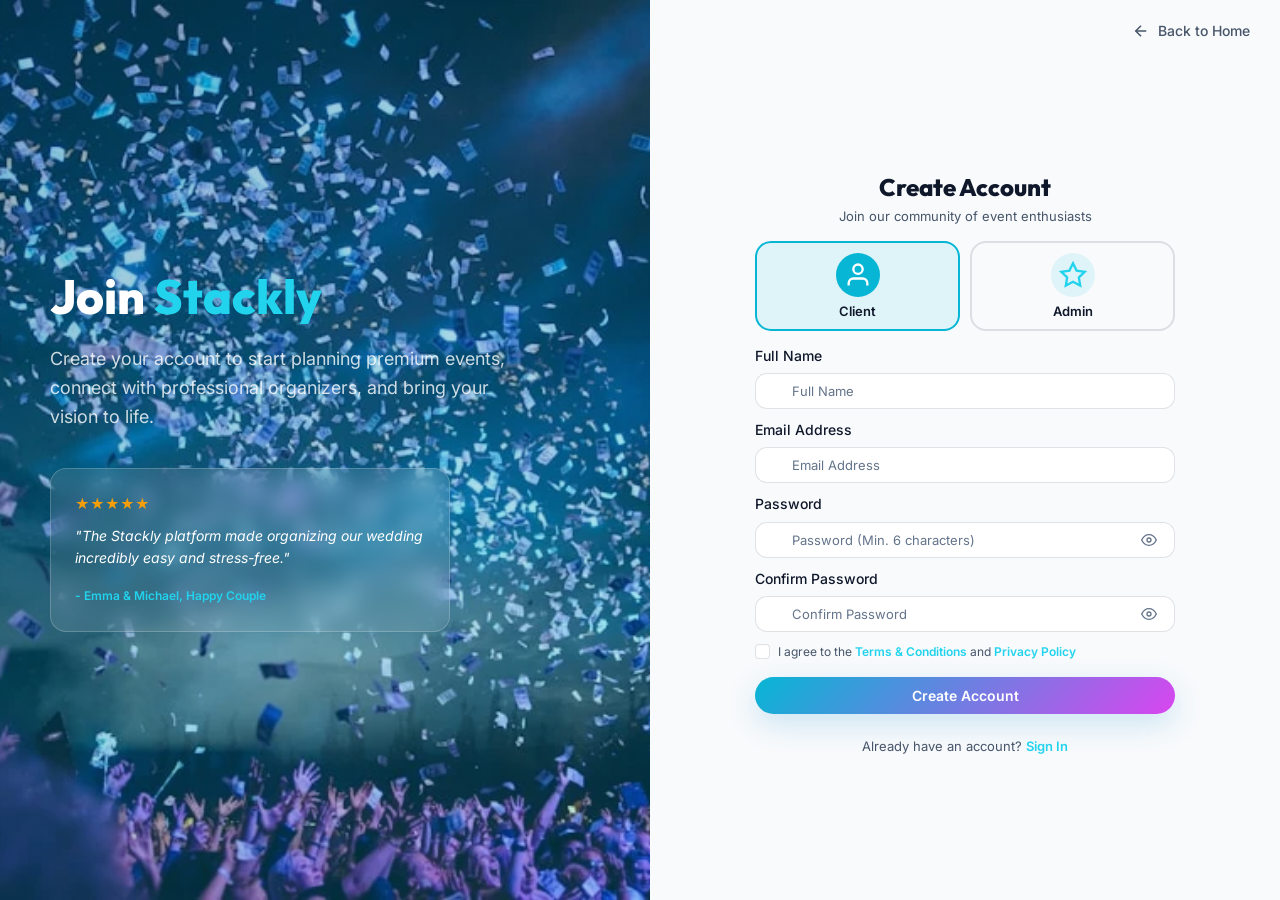
<file: register.html>
<!DOCTYPE html>
<html lang="en">
<head>
  <meta charset="UTF-8">
  <meta name="viewport" content="width=device-width, initial-scale=1.0">
  <meta name="description" content="Create a Stackly account to start managing your events.">
  <title>Sign Up — Stackly</title>
  <link rel="stylesheet" href="css/common.css">
  <link rel="stylesheet" href="css/login.css">
  <link rel="icon" type="image/webp" href="assets/logo.webp">
</head>
<body class="login-body">
  <div class="login-container">
    <!-- Left Side: Brand & Visuals -->
    <div class="login-visuals">
      <div class="visuals-overlay"></div>
      <div class="visuals-content">
        <div class="visuals-text">
          <h1>Join <span>Stackly</span></h1>
          <p>Create your account to start planning premium events, connect with professional organizers, and bring your vision to life.</p>
        </div>
        
        <div class="testimonial-mini glass-card">
          <div class="stars">★★★★★</div>
          <p>"The Stackly platform made organizing our wedding incredibly easy and stress-free."</p>
          <span>- Emma & Michael, Happy Couple</span>
        </div>
      </div>
    </div>

    <!-- Right Side: Register Form -->
    <div class="login-form-container">
        <div class="back-home">
          <a href="index.html">
            <svg width="18" height="18" viewBox="0 0 24 24" fill="none" stroke="currentColor" stroke-width="2"><line x1="19" y1="12" x2="5" y2="12"/><polyline points="12 19 5 12 12 5"/></svg>
            Back to Home
          </a>
        </div>

        <div class="form-wrapper">
          <div class="form-header">
            <h2>Create Account</h2>
            <p>Join our community of event enthusiasts</p>
          </div>

          <div class="role-selector">
            <button type="button" class="role-option active" data-role="client">
              <div class="role-icon">
                <svg width="32" height="32" viewBox="0 0 24 24" fill="none" stroke="currentColor" stroke-width="2"><path d="M20 21v-2a4 4 0 0 0-4-4H8a4 4 0 0 0-4 4v2"/><circle cx="12" cy="7" r="4"/></svg>
              </div>
              <span>Client</span>
            </button>
            <button type="button" class="role-option" data-role="organizer">
              <div class="role-icon">
                <svg width="32" height="32" viewBox="0 0 24 24" fill="none" stroke="currentColor" stroke-width="2"><path d="M12 2l3.09 6.26L22 9.27l-5 4.87 1.18 6.88L12 17.77l-6.18 3.25L7 14.14 2 9.27l6.91-1.01L12 2z"/></svg>
              </div>
              <span>Admin</span>
            </button>
          </div>

          <form id="registerForm" class="login-form">
            <div class="form-group">
              <label for="fullname">Full Name</label>
              <div class="input-with-icon">
                <svg viewBox="0 0 24 24" fill="none" stroke="currentColor" stroke-width="2"><path d="M20 21v-2a4 4 0 0 0-4-4H8a4 4 0 0 0-4 4v2"/><circle cx="12" cy="7" r="4"/></svg>
                <input type="text" id="fullname" name="fullname" placeholder="Full Name" required>
              </div>
            </div>

            <div class="form-group">
              <label for="email">Email Address</label>
              <div class="input-with-icon">
                <svg viewBox="0 0 24 24" fill="none" stroke="currentColor" stroke-width="2"><path d="M4 4h16c1.1 0 2 .9 2 2v12c0 1.1-.9 2-2 2H4c-1.1 0-2-.9-2-2V6c0-1.1.9-2 2-2z"/><polyline points="22,6 12,13 2,6"/></svg>
                <input type="email" id="email" name="email" placeholder="Email Address" required>
              </div>
            </div>

            <div class="form-group">
              <label for="password">Password</label>
              <div class="input-with-icon">
                <svg viewBox="0 0 24 24" fill="none" stroke="currentColor" stroke-width="2"><rect x="3" y="11" width="18" height="11" rx="2" ry="2"/><path d="M7 11V7a5 5 0 0 1 10 0v4"/></svg>
                <input type="password" id="password" name="password" placeholder="Password (Min. 6 characters)" required>
                <button type="button" class="toggle-password" id="togglePassword">
                  <svg viewBox="0 0 24 24" fill="none" stroke="currentColor" stroke-width="2" class="eye-icon"><path d="M1 12s4-8 11-8 11 8 11 8-4 8-11 8-11-8-11-8z"/><circle cx="12" cy="12" r="3"/></svg>
                </button>
              </div>
            </div>

            <div class="form-group">
              <label for="confirmpassword">Confirm Password</label>
              <div class="input-with-icon">
                <svg viewBox="0 0 24 24" fill="none" stroke="currentColor" stroke-width="2"><rect x="3" y="11" width="18" height="11" rx="2" ry="2"/><path d="M7 11V7a5 5 0 0 1 10 0v4"/></svg>
                <input type="password" id="confirmpassword" name="confirmpassword" placeholder="Confirm Password" required>
                <button type="button" class="toggle-password" id="toggleConfirmPassword">
                  <svg viewBox="0 0 24 24" fill="none" stroke="currentColor" stroke-width="2" class="eye-icon"><path d="M1 12s4-8 11-8 11 8 11 8-4 8-11 8-11-8-11-8z"/><circle cx="12" cy="12" r="3"/></svg>
                </button>
              </div>
            </div>

            <div class="checkbox-group">
              <input type="checkbox" id="terms" name="terms" required>
              <label for="terms">I agree to the <a href="404.html" class="accent-link">Terms & Conditions</a> and <a href="404.html" class="accent-link">Privacy Policy</a></label>
            </div>

            <button type="submit" class="btn-primary login-submit-btn">
              Create Account
            </button>

            <div class="signup-link">
              <p>Already have an account? <a href="login.html" class="accent-link">Sign In</a></p>
            </div>
          </form>
        </div>
    </div>
  </div>

  <script src="js/script.js"></script>
  <script>
    document.addEventListener('DOMContentLoaded', () => {
      // Role selector functionality
      const roleOptions = document.querySelectorAll('.role-option');
      let selectedRole = 'client';
      
      roleOptions.forEach(option => {
        option.addEventListener('click', () => {
          roleOptions.forEach(opt => opt.classList.remove('active'));
          option.classList.add('active');
          selectedRole = option.getAttribute('data-role');
        });
      });

      // Password toggle
      const toggleBtn = document.getElementById('togglePassword');
      const passwordInput = document.getElementById('password');
      
      toggleBtn.addEventListener('click', () => {
        const type = passwordInput.getAttribute('type') === 'password' ? 'text' : 'password';
        passwordInput.setAttribute('type', type);
        
        if (type === 'text') {
          toggleBtn.innerHTML = '<svg viewBox="0 0 24 24" fill="none" stroke="currentColor" stroke-width="2"><path d="M17.94 17.94A10.07 10.07 0 0 1 12 20c-7 0-11-8-11-8a18.45 18.45 0 0 1 5.06-5.94M9.9 4.24A9.12 9.12 0 0 1 12 4c7 0 11 8 11 8a18.5 18.5 0 0 1-2.16 3.19m-6.72-1.07a3 3 0 1 1-4.24-4.24"/><line x1="1" y1="1" x2="23" y2="23"/></svg>';
        } else {
          toggleBtn.innerHTML = '<svg viewBox="0 0 24 24" fill="none" stroke="currentColor" stroke-width="2"><path d="M1 12s4-8 11-8 11 8 11 8-4 8-11 8-11-8-11-8z"/><circle cx="12" cy="12" r="3"/></svg>';
        }
      });

      // Confirm password toggle
      const toggleConfirmBtn = document.getElementById('toggleConfirmPassword');
      const confirmPasswordInput = document.getElementById('confirmpassword');
      
      toggleConfirmBtn.addEventListener('click', () => {
        const type = confirmPasswordInput.getAttribute('type') === 'password' ? 'text' : 'password';
        confirmPasswordInput.setAttribute('type', type);
        
        if (type === 'text') {
          toggleConfirmBtn.innerHTML = '<svg viewBox="0 0 24 24" fill="none" stroke="currentColor" stroke-width="2"><path d="M17.94 17.94A10.07 10.07 0 0 1 12 20c-7 0-11-8-11-8a18.45 18.45 0 0 1 5.06-5.94M9.9 4.24A9.12 9.12 0 0 1 12 4c7 0 11 8 11 8a18.5 18.5 0 0 1-2.16 3.19m-6.72-1.07a3 3 0 1 1-4.24-4.24"/><line x1="1" y1="1" x2="23" y2="23"/></svg>';
        } else {
          toggleConfirmBtn.innerHTML = '<svg viewBox="0 0 24 24" fill="none" stroke="currentColor" stroke-width="2"><path d="M1 12s4-8 11-8 11 8 11 8-4 8-11 8-11-8-11-8z"/><circle cx="12" cy="12" r="3"/></svg>';
        }
      });

      // Form submission
      const form = document.getElementById('registerForm');
      form.addEventListener('submit', (e) => {
        e.preventDefault();
        
        const fullname = document.getElementById('fullname');
        const email = document.getElementById('email');
        const password = document.getElementById('password');
        const confirmPassword = document.getElementById('confirmpassword');
        const terms = document.getElementById('terms');
        let isValid = true;
        
        // Validate full name
        if (fullname.value.trim().length < 3) {
          showFieldError(fullname.parentElement, 'Name must be at least 3 characters');
          isValid = false;
        } else {
          clearFieldError(fullname.parentElement);
        }
        
        // Validate email
        if (!validateEmail(email.value)) {
          showFieldError(email.parentElement, 'Valid email required');
          isValid = false;
        } else {
          clearFieldError(email.parentElement);
        }
        
        // Validate password
        if (password.value.length < 6) {
          showFieldError(password.parentElement, 'Password must be at least 6 characters');
          isValid = false;
        } else {
          clearFieldError(password.parentElement);
        }
        
        // Validate password match
        if (password.value !== confirmPassword.value) {
          showFieldError(confirmPassword.parentElement, 'Passwords do not match');
          isValid = false;
        } else {
          clearFieldError(confirmPassword.parentElement);
        }
        
        // Validate terms
        if (!terms.checked) {
          showFieldError(terms.parentElement, 'You must accept the terms & conditions');
          isValid = false;
        }
        
        if (isValid) {
          const btn = form.querySelector('.login-submit-btn');
          
          btn.innerHTML = 'Creating Account... <svg class="spinner" viewBox="0 0 24 24" fill="none" stroke="currentColor" stroke-width="2" style="width:16px;height:16px;margin-left:8px;"><path d="M21 12a9 9 0 1 1-6.219-8.56"/></svg>';
          btn.disabled = true;
          
          localStorage.setItem('userEmail', email.value);
          localStorage.setItem('userFullName', fullname.value);
          
          setTimeout(() => {
            window.location.href = 'login.html';
          }, 1200);
        }
      });
    });

    // Helper functions
    function validateEmail(email) {
      const re = /^[^\s@]+@[^\s@]+\.[^\s@]+$/;
      return re.test(email);
    }

    function showFieldError(fieldParent, message) {
      clearFieldError(fieldParent);
      const errorDiv = document.createElement('div');
      errorDiv.className = 'field-error';
      errorDiv.textContent = message;
      errorDiv.style.color = '#ff6b6b';
      errorDiv.style.fontSize = '12px';
      errorDiv.style.marginTop = '6px';
      fieldParent.appendChild(errorDiv);
    }

    function clearFieldError(fieldParent) {
      const error = fieldParent.querySelector('.field-error');
      if (error) error.remove();
    }
  </script>
</body>
</html>
</file>
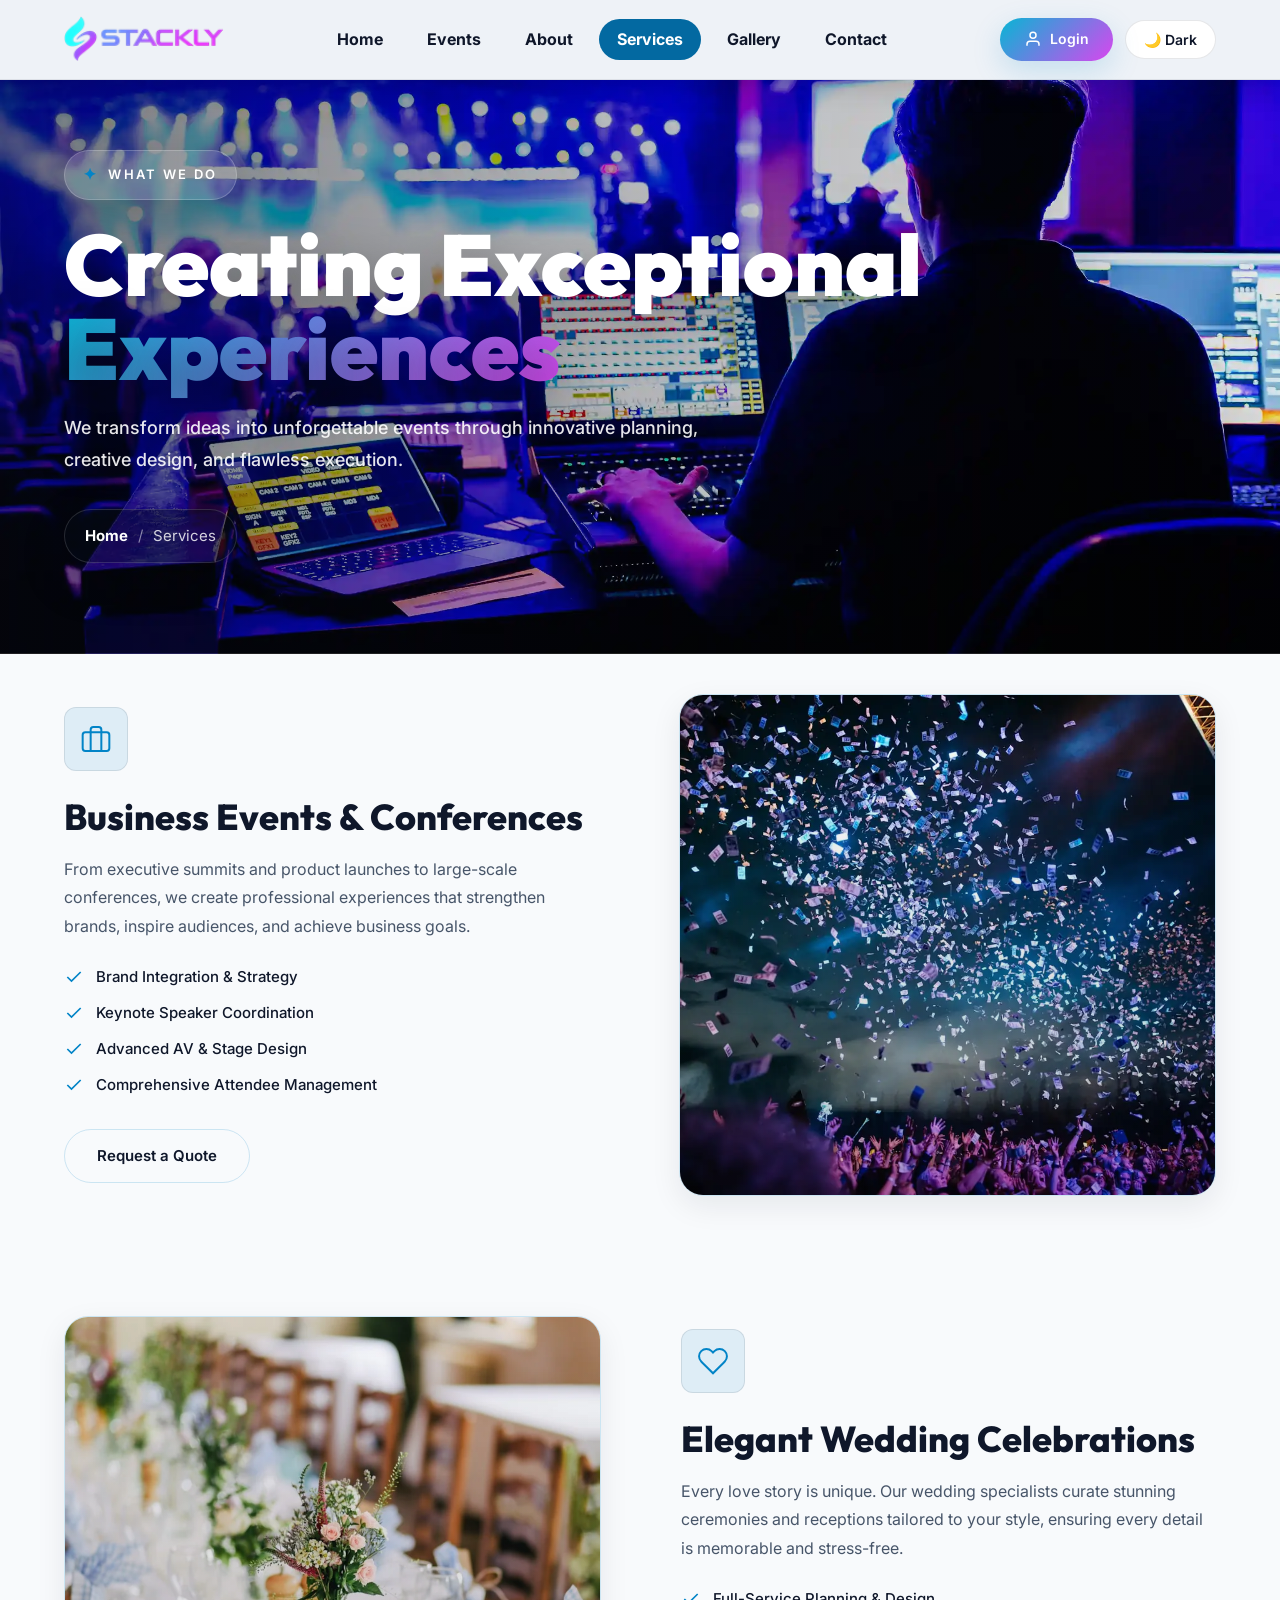
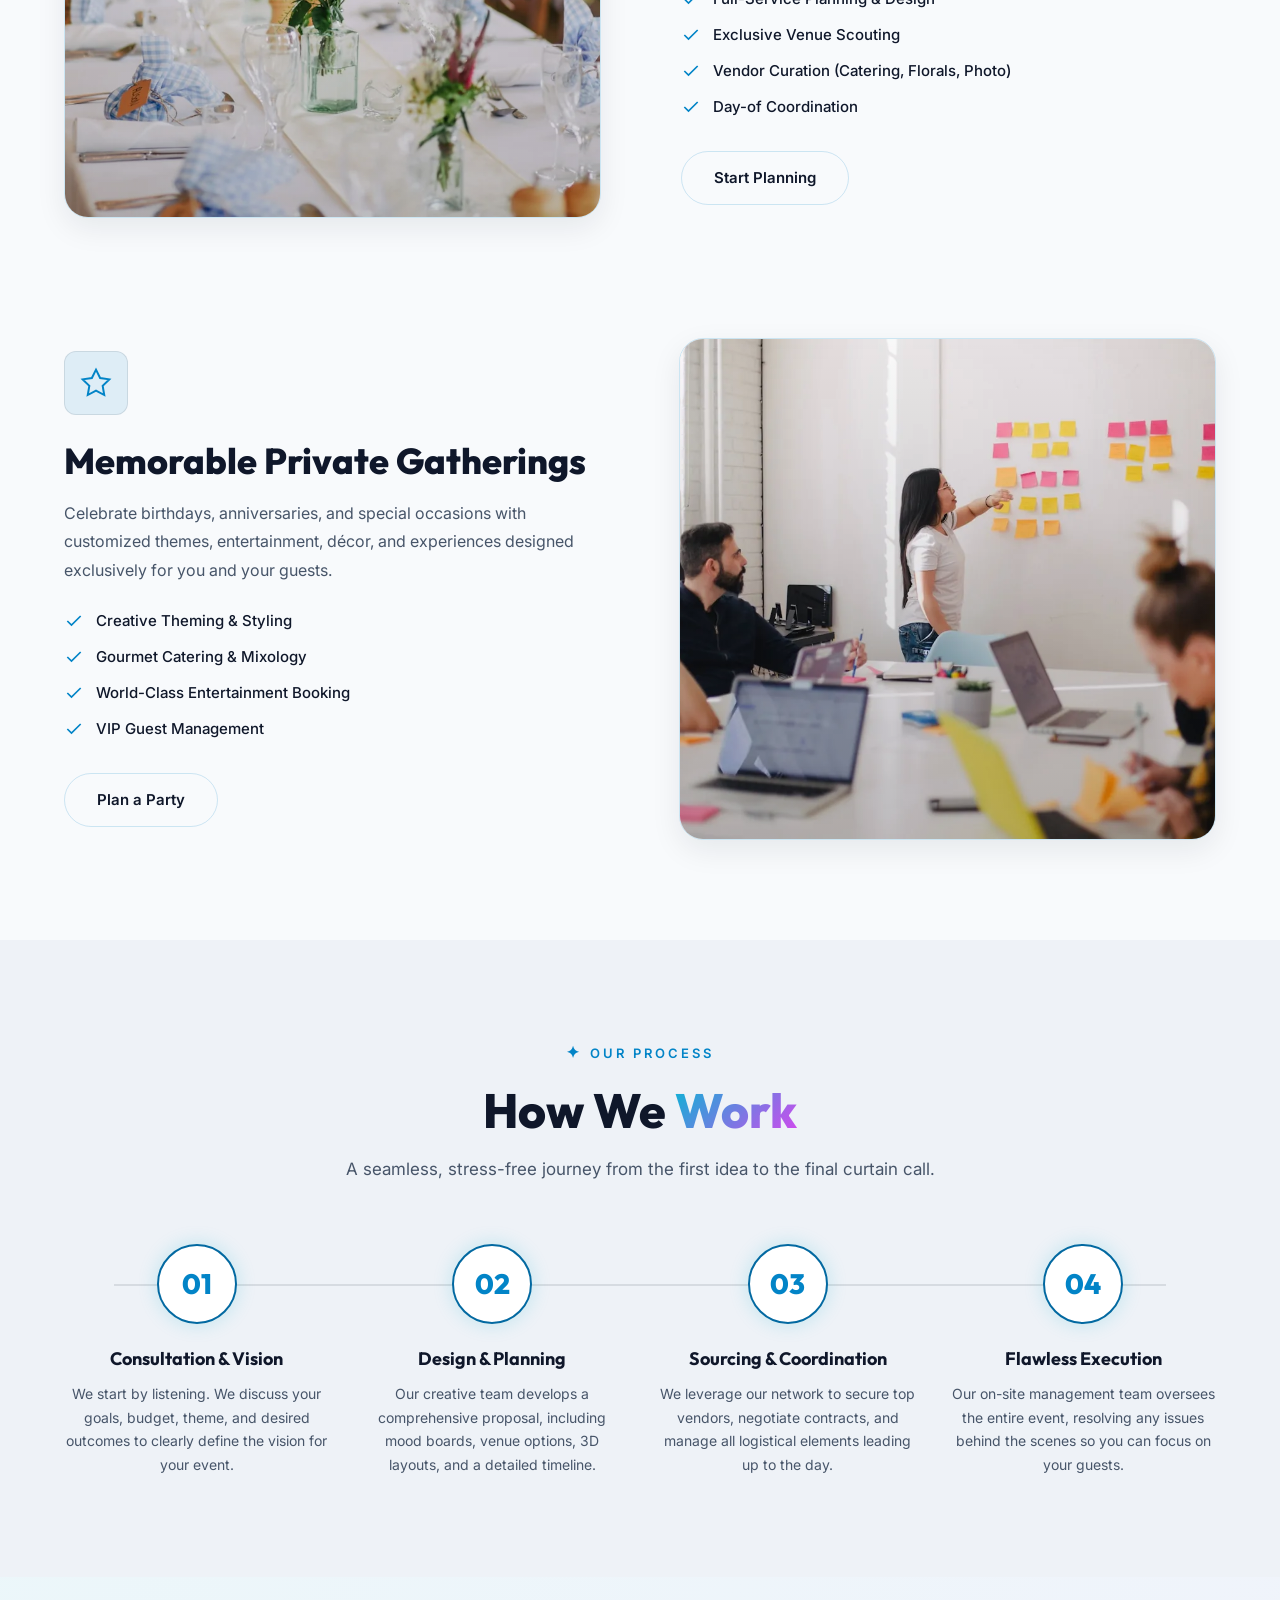
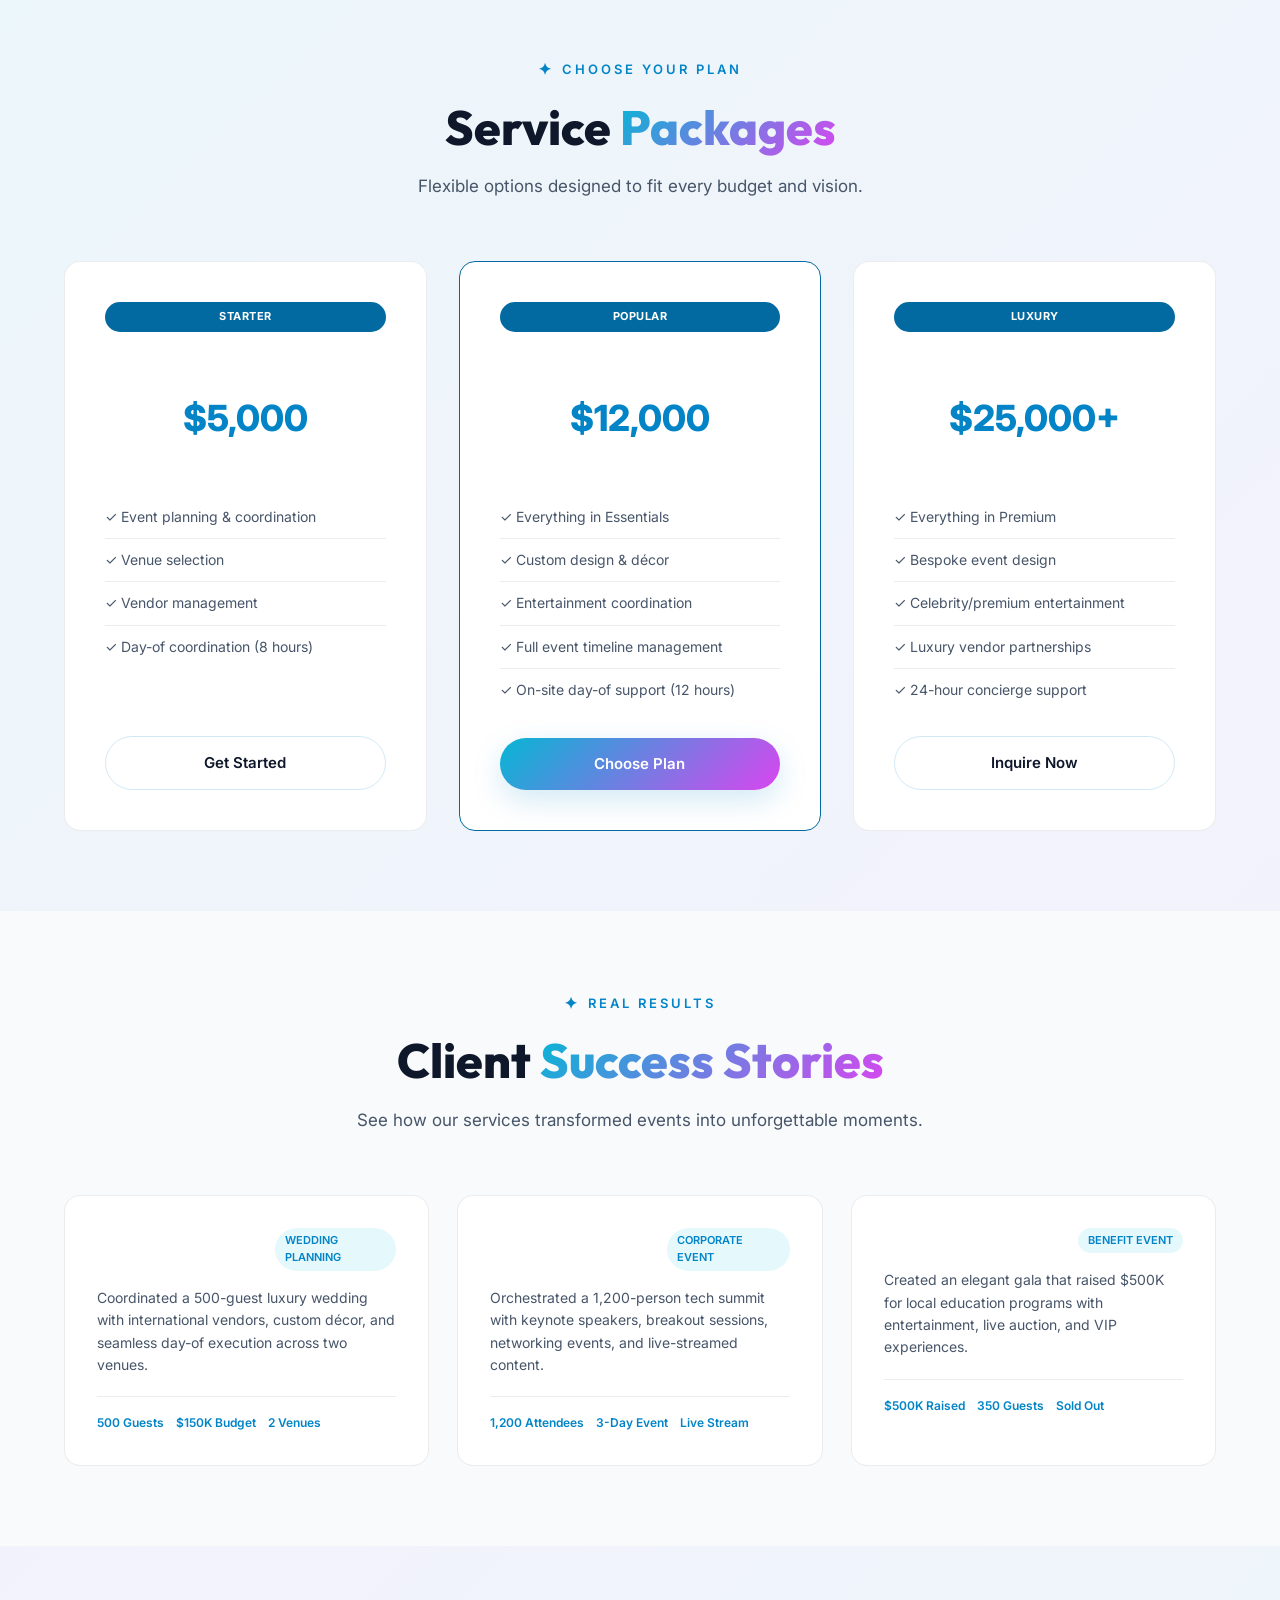
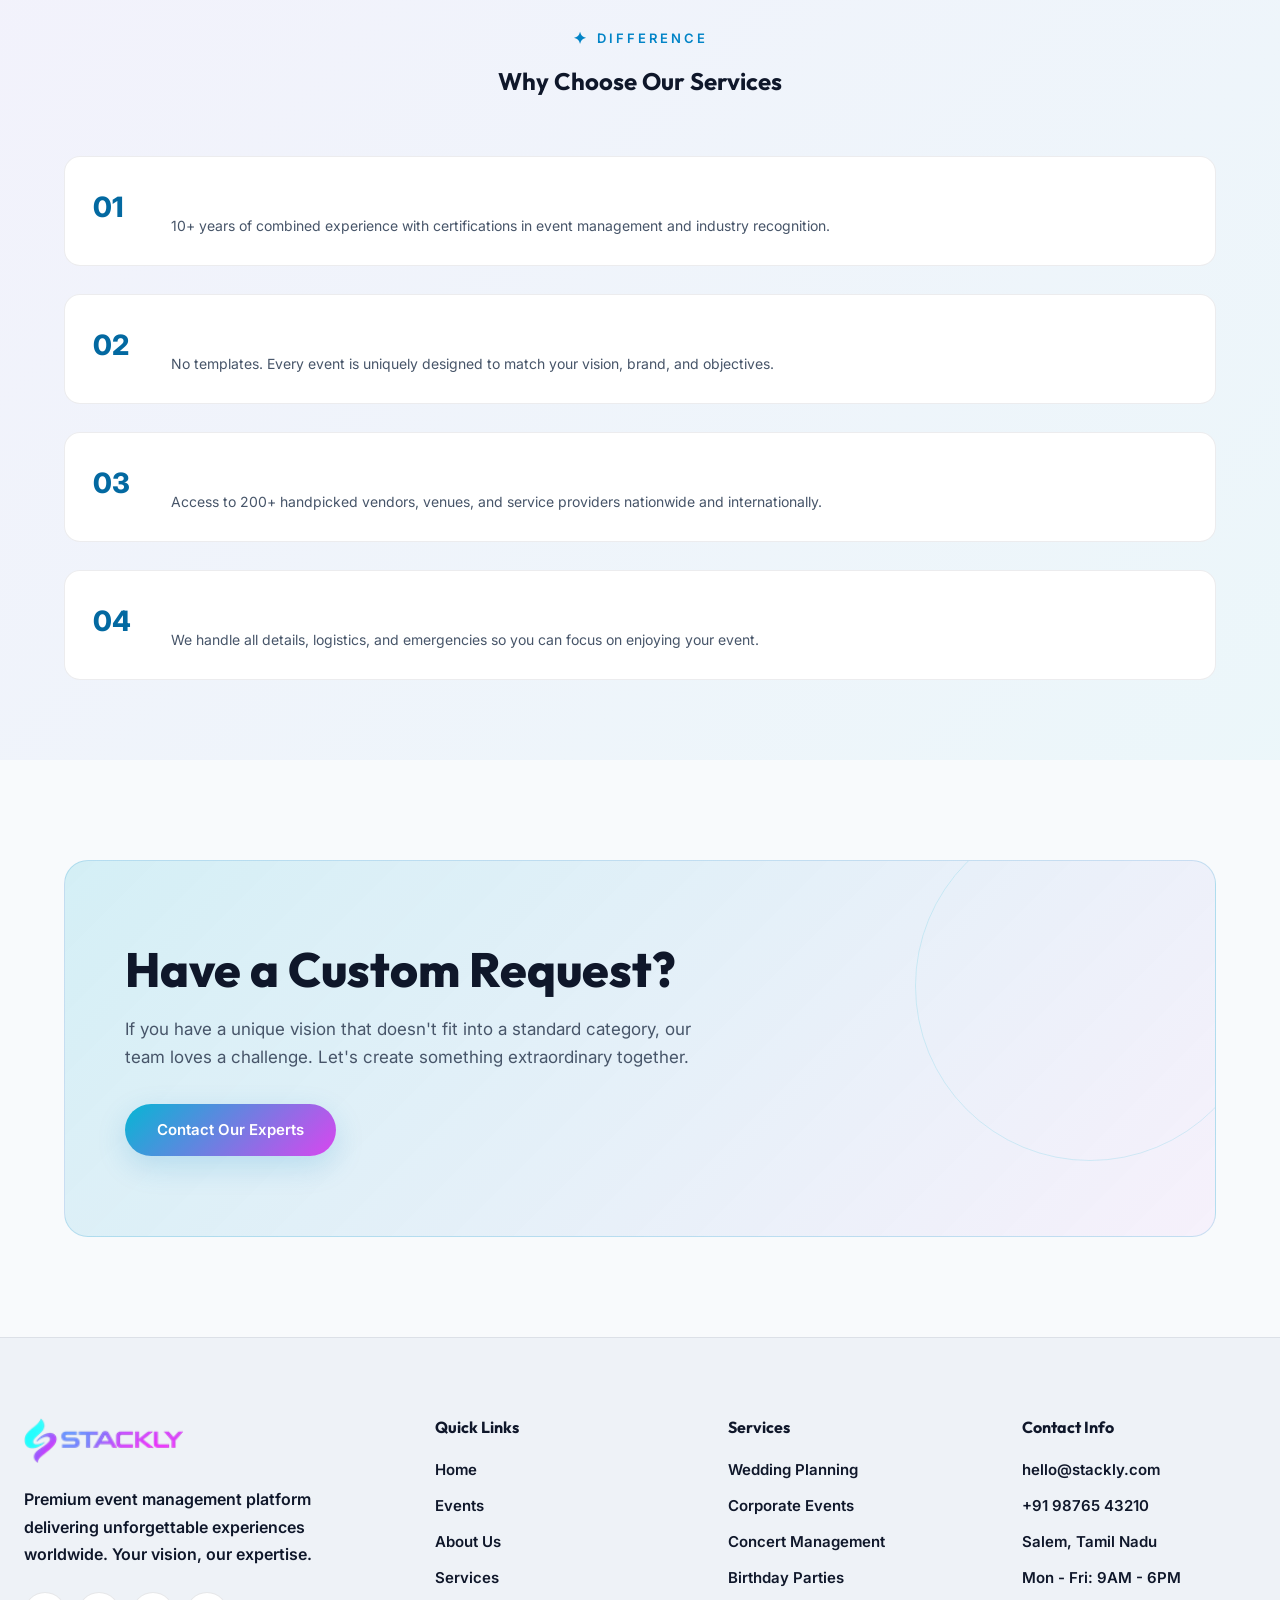
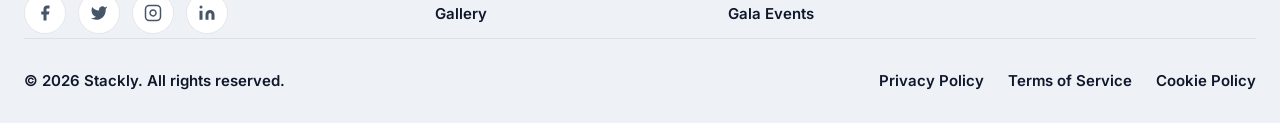
<file: services.html>
<!DOCTYPE html>
<html lang="en">
<head>
  <meta charset="UTF-8">
  <meta name="viewport" content="width=device-width, initial-scale=1.0">
  <meta name="description" content="Discover Stackly's premium event services including wedding planning, corporate events, and private parties.">
  <title>Services — Stackly</title>
  <link rel="stylesheet" href="css/common.css">
  <link rel="stylesheet" href="css/services.css">
  <link rel="icon" type="image/webp" href="assets/logo.webp">
</head>
<body>

  <!-- ======== NAVBAR ======== -->
  <nav class="navbar" id="navbar">
    <div class="nav-container">
      <a href="index.html" class="nav-logo">
        <img src="assets/logo.webp" alt="Stackly Logo" class="logo-img"></a>
      <div class="nav-links" id="navLinks">
        <a href="index.html">Home</a>
        <a href="events.html">Events</a>
        <a href="about.html">About</a>
        <a href="services.html" class="active">Services</a>
        <a href="gallery.html">Gallery</a>
        <a href="contact.html">Contact</a>
        <a href="login.html" class="mobile-login">Login</a>
      </div>
      <div class="nav-right">
        <a href="login.html" class="btn-login">
          <svg viewBox="0 0 24 24" fill="none" stroke="currentColor" stroke-width="2"><path d="M20 21v-2a4 4 0 0 0-4-4H8a4 4 0 0 0-4 4v2"/><circle cx="12" cy="7" r="4"/></svg>
          Login
        </a>
        <button class="menu-toggle" id="menuToggle" aria-label="Toggle menu"><span></span><span></span><span></span></button>
      </div>
    </div>
  </nav>
  <div class="nav-overlay" id="navOverlay"></div>

  <!-- ======== PAGE HERO ======== -->
  <section class="page-hero">
    <div class="container">
      <span class="section-label"><span class="star">✦</span> WHAT WE DO</span>
      <h1 class="section-title">Creating Exceptional <span>Experiences</span></h1>
<p class="section-subtitle" style="margin: 0 auto;">
We transform ideas into unforgettable events through innovative planning, creative design, and flawless execution.
</p>
      <div class="breadcrumb">
        <a href="index.html">Home</a>
        <span class="separator">/</span>
        <span>Services</span>
      </div>
    </div>
  </section>

  <!-- ======== SERVICES LISTING ======== -->
  <section class="section services-page-section">
    <div class="container">
      
      <!-- Service 1: Corporate Events -->
      <div class="service-block animate-on-scroll">
        <div class="service-content">
          <div class="service-icon">
            <svg width="32" height="32" viewBox="0 0 24 24" fill="none" stroke="currentColor" stroke-width="1.5">
              <rect x="2" y="7" width="20" height="14" rx="2" ry="2"/>
              <path d="M16 21V5a2 2 0 0 0-2-2h-4a2 2 0 0 0-2 2v16"/>
            </svg>
          </div>
         <h2>Business Events & Conferences</h2>
<p>
From executive summits and product launches to large-scale conferences, we create professional experiences that strengthen brands, inspire audiences, and achieve business goals.
</p>
          <ul class="service-features">
            <li><svg viewBox="0 0 24 24" fill="none" stroke="currentColor" stroke-width="2"><polyline points="20 6 9 17 4 12"/></svg> Brand Integration & Strategy</li>
            <li><svg viewBox="0 0 24 24" fill="none" stroke="currentColor" stroke-width="2"><polyline points="20 6 9 17 4 12"/></svg> Keynote Speaker Coordination</li>
            <li><svg viewBox="0 0 24 24" fill="none" stroke="currentColor" stroke-width="2"><polyline points="20 6 9 17 4 12"/></svg> Advanced AV & Stage Design</li>
            <li><svg viewBox="0 0 24 24" fill="none" stroke="currentColor" stroke-width="2"><polyline points="20 6 9 17 4 12"/></svg> Comprehensive Attendee Management</li>
          </ul>
          <a href="404.html" class="btn-secondary">Request a Quote</a>
        </div>
        <div class="service-image">
          <img src="assets/event-daytime-12.webp" alt="Corporate Event Setup">
        </div>
      </div>

      <!-- Service 2: Weddings -->
      <div class="service-block reverse animate-on-scroll">
        <div class="service-content">
          <div class="service-icon">
            <svg width="32" height="32" viewBox="0 0 24 24" fill="none" stroke="currentColor" stroke-width="1.5">
              <path d="M20.84 4.61a5.5 5.5 0 0 0-7.78 0L12 5.67l-1.06-1.06a5.5 5.5 0 0 0-7.78 7.78l1.06 1.06L12 21.23l7.78-7.78 1.06-1.06a5.5 5.5 0 0 0 0-7.78z"/>
            </svg>
          </div>
         <h2>Elegant Wedding Celebrations</h2>
<p>
Every love story is unique. Our wedding specialists curate stunning ceremonies and receptions tailored to your style, ensuring every detail is memorable and stress-free.
</p>
          <ul class="service-features">
            <li><svg viewBox="0 0 24 24" fill="none" stroke="currentColor" stroke-width="2"><polyline points="20 6 9 17 4 12"/></svg> Full-Service Planning & Design</li>
            <li><svg viewBox="0 0 24 24" fill="none" stroke="currentColor" stroke-width="2"><polyline points="20 6 9 17 4 12"/></svg> Exclusive Venue Scouting</li>
            <li><svg viewBox="0 0 24 24" fill="none" stroke="currentColor" stroke-width="2"><polyline points="20 6 9 17 4 12"/></svg> Vendor Curation (Catering, Florals, Photo)</li>
            <li><svg viewBox="0 0 24 24" fill="none" stroke="currentColor" stroke-width="2"><polyline points="20 6 9 17 4 12"/></svg> Day-of Coordination</li>
          </ul>
          <a href="404.html" class="btn-secondary">Start Planning</a>
        </div>
        <div class="service-image">
          <img src="assets/event-daytime-13.webp" alt="Luxury Wedding Decor">
        </div>
      </div>

      <!-- Service 3: Private Parties -->
      <div class="service-block animate-on-scroll">
        <div class="service-content">
          <div class="service-icon">
            <svg width="32" height="32" viewBox="0 0 24 24" fill="none" stroke="currentColor" stroke-width="1.5">
              <polygon points="12 2 15.09 8.26 22 9.27 17 14.14 18.18 21.02 12 17.77 5.82 21.02 7 14.14 2 9.27 8.91 8.26 12 2"/>
            </svg>
          </div>
          <h2>Memorable Private Gatherings</h2>
<p>
Celebrate birthdays, anniversaries, and special occasions with customized themes, entertainment, décor, and experiences designed exclusively for you and your guests.
</p>
          <ul class="service-features">
            <li><svg viewBox="0 0 24 24" fill="none" stroke="currentColor" stroke-width="2"><polyline points="20 6 9 17 4 12"/></svg> Creative Theming & Styling</li>
            <li><svg viewBox="0 0 24 24" fill="none" stroke="currentColor" stroke-width="2"><polyline points="20 6 9 17 4 12"/></svg> Gourmet Catering & Mixology</li>
            <li><svg viewBox="0 0 24 24" fill="none" stroke="currentColor" stroke-width="2"><polyline points="20 6 9 17 4 12"/></svg> World-Class Entertainment Booking</li>
            <li><svg viewBox="0 0 24 24" fill="none" stroke="currentColor" stroke-width="2"><polyline points="20 6 9 17 4 12"/></svg> VIP Guest Management</li>
          </ul>
          <a href="404.html" class="btn-secondary">Plan a Party</a>
        </div>
        <div class="service-image">
          <img src="assets/event-daytime-14.webp" alt="Private Party with DJ">
        </div>
      </div>

    </div>
  </section>

  <!-- ======== HOW WE WORK ======== -->
  <section class="section process-section">
    <div class="container">
      <div class="section-header">
        <span class="section-label"><span class="star">✦</span> OUR PROCESS</span>
        <h2 class="section-title">How We <span>Work</span></h2>
        <p class="section-subtitle">A seamless, stress-free journey from the first idea to the final curtain call.</p>
      </div>

      <div class="process-steps">
        <div class="process-step animate-on-scroll">
          <div class="step-number">01</div>
          <h3>Consultation & Vision</h3>
          <p>We start by listening. We discuss your goals, budget, theme, and desired outcomes to clearly define the vision for your event.</p>
        </div>
        <div class="process-step animate-on-scroll">
          <div class="step-number">02</div>
          <h3>Design & Planning</h3>
          <p>Our creative team develops a comprehensive proposal, including mood boards, venue options, 3D layouts, and a detailed timeline.</p>
        </div>
        <div class="process-step animate-on-scroll">
          <div class="step-number">03</div>
          <h3>Sourcing & Coordination</h3>
          <p>We leverage our network to secure top vendors, negotiate contracts, and manage all logistical elements leading up to the day.</p>
        </div>
        <div class="process-step animate-on-scroll">
          <div class="step-number">04</div>
          <h3>Flawless Execution</h3>
          <p>Our on-site management team oversees the entire event, resolving any issues behind the scenes so you can focus on your guests.</p>
        </div>
      </div>
    </div>
  </section>

  <!-- ======== SERVICE PACKAGES ======== -->
  <section class="section packages-section">
    <div class="container">
      <div class="section-header">
        <span class="section-label"><span class="star">✦</span> CHOOSE YOUR PLAN</span>
        <h2 class="section-title">Service <span>Packages</span></h2>
        <p class="section-subtitle">Flexible options designed to fit every budget and vision.</p>
      </div>
      <div class="packages-grid">
        <div class="package-card animate-on-scroll">
          <div class="package-badge">STARTER</div>
          <h3>Essentials</h3>
          <div class="package-price">$5,000</div>
          <ul class="package-features">
            <li>✓ Event planning & coordination</li>
            <li>✓ Venue selection</li>
            <li>✓ Vendor management</li>
            <li>✓ Day-of coordination (8 hours)</li>
          </ul>
          <a href="404.html" class="btn-secondary">Get Started</a>
        </div>
        <div class="package-card featured animate-on-scroll">
          <div class="package-badge">POPULAR</div>
          <h3>Premium</h3>
          <div class="package-price">$12,000</div>
          <ul class="package-features">
            <li>✓ Everything in Essentials</li>
            <li>✓ Custom design & décor</li>
            <li>✓ Entertainment coordination</li>
            <li>✓ Full event timeline management</li>
            <li>✓ On-site day-of support (12 hours)</li>
          </ul>
          <a href="404.html" class="btn-primary">Choose Plan</a>
        </div>
        <div class="package-card animate-on-scroll">
          <div class="package-badge">LUXURY</div>
          <h3>Signature</h3>
          <div class="package-price">$25,000+</div>
          <ul class="package-features">
            <li>✓ Everything in Premium</li>
            <li>✓ Bespoke event design</li>
            <li>✓ Celebrity/premium entertainment</li>
            <li>✓ Luxury vendor partnerships</li>
            <li>✓ 24-hour concierge support</li>
          </ul>
          <a href="404.html" class="btn-secondary">Inquire Now</a>
        </div>
      </div>
    </div>
  </section>

  <!-- ======== SUCCESS STORIES ======== -->
  <section class="section success-stories-section">
    <div class="container">
      <div class="section-header">
        <span class="section-label"><span class="star">✦</span> REAL RESULTS</span>
        <h2 class="section-title">Client <span>Success Stories</span></h2>
        <p class="section-subtitle">See how our services transformed events into unforgettable moments.</p>
      </div>
      <div class="stories-grid">
        <div class="story-card animate-on-scroll">
          <div class="story-header">
            <h4>Wedding of the Century</h4>
            <span class="story-tag">Wedding Planning</span>
          </div>
          <p class="story-description">Coordinated a 500-guest luxury wedding with international vendors, custom décor, and seamless day-of execution across two venues.</p>
          <div class="story-metrics">
            <span>500 Guests</span>
            <span>$150K Budget</span>
            <span>2 Venues</span>
          </div>
        </div>
        <div class="story-card animate-on-scroll">
          <div class="story-header">
            <h4>Tech Conference 2025</h4>
            <span class="story-tag">Corporate Event</span>
          </div>
          <p class="story-description">Orchestrated a 1,200-person tech summit with keynote speakers, breakout sessions, networking events, and live-streamed content.</p>
          <div class="story-metrics">
            <span>1,200 Attendees</span>
            <span>3-Day Event</span>
            <span>Live Stream</span>
          </div>
        </div>
        <div class="story-card animate-on-scroll">
          <div class="story-header">
            <h4>Charity Gala Night</h4>
            <span class="story-tag">Benefit Event</span>
          </div>
          <p class="story-description">Created an elegant gala that raised $500K for local education programs with entertainment, live auction, and VIP experiences.</p>
          <div class="story-metrics">
            <span>$500K Raised</span>
            <span>350 Guests</span>
            <span>Sold Out</span>
          </div>
        </div>
      </div>
    </div>
  </section>

  <!-- ======== WHY CHOOSE US ======== -->
  <section class="section why-choose-section">
    <div class="container">
      <div class="section-header">
        <span class="section-label"><span class="star">✦</span> DIFFERENCE</span>
        <h2 class="section-title\">Why Choose Our <span>Services</span></h2>
      </div>
      <div class="why-choose-list">
        <div class="why-item animate-on-scroll">
          <div class="why-number">01</div>
          <div class="why-content">
            <h4>Expert Team</h4>
            <p>10+ years of combined experience with certifications in event management and industry recognition.</p>
          </div>
        </div>
        <div class="why-item animate-on-scroll">
          <div class="why-number">02</div>
          <div class="why-content">
            <h4>Full Customization</h4>
            <p>No templates. Every event is uniquely designed to match your vision, brand, and objectives.</p>
          </div>
        </div>
        <div class="why-item animate-on-scroll">
          <div class="why-number">03</div>
          <div class="why-content">
            <h4>Premium Network</h4>
            <p>Access to 200+ handpicked vendors, venues, and service providers nationwide and internationally.</p>
          </div>
        </div>
        <div class="why-item animate-on-scroll">
          <div class="why-number">04</div>
          <div class="why-content">
            <h4>Stress-Free Experience</h4>
            <p>We handle all details, logistics, and emergencies so you can focus on enjoying your event.</p>
          </div>
        </div>
      </div>
    </div>
  </section>

  <!-- ======== CTA ======== -->
  <section class="cta-section">
    <div class="container">
      <div class="cta-card">
        <div class="cta-content">
          <h2 class="section-title">Have a Custom Request?</h2>
          <p class="section-subtitle">If you have a unique vision that doesn't fit into a standard category, our team loves a challenge. Let's create something extraordinary together.</p>
          <a href="404.html" class="btn-primary">Contact Our Experts</a>
        </div>
        <div class="cta-decoration">
          <div class="cta-circle"></div>
        </div>
      </div>
    </div>
  </section>

  <!-- ======== FOOTER ======== -->
  <footer class="footer">
    <div class="container">
      <div class="footer-grid">
        <div class="footer-brand">
          <a href="index.html" class="nav-logo">
            <img src="assets/logo.webp" alt="Stackly Logo" class="logo-img"></a>
          <p>Premium event management platform delivering unforgettable experiences worldwide. Your vision, our expertise.</p>
          <div class="footer-socials">
            <a href="404.html" aria-label="Facebook">
              <svg width="18" height="18" viewBox="0 0 24 24" fill="currentColor"><path d="M18 2h-3a5 5 0 0 0-5 5v3H7v4h3v8h4v-8h3l1-4h-4V7a1 1 0 0 1 1-1h3z"/></svg>
            </a>
            <a href="404.html" aria-label="Twitter">
              <svg width="18" height="18" viewBox="0 0 24 24" fill="currentColor"><path d="M23 3a10.9 10.9 0 0 1-3.14 1.53 4.48 4.48 0 0 0-7.86 3v1A10.66 10.66 0 0 1 3 4s-4 9 5 13a11.64 11.64 0 0 1-7 2c9 5 20 0 20-11.5a4.5 4.5 0 0 0-.08-.83A7.72 7.72 0 0 0 23 3z"/></svg>
            </a>
            <a href="404.html" aria-label="Instagram">
              <svg width="18" height="18" viewBox="0 0 24 24" fill="none" stroke="currentColor" stroke-width="2"><rect x="2" y="2" width="20" height="20" rx="5" ry="5"/><path d="M16 11.37A4 4 0 1 1 12.63 8 4 4 0 0 1 16 11.37z"/><line x1="17.5" y1="6.5" x2="17.51" y2="6.5"/></svg>
            </a>
            <a href="404.html" aria-label="LinkedIn">
              <svg width="18" height="18" viewBox="0 0 24 24" fill="currentColor"><path d="M16 8a6 6 0 0 1 6 6v7h-4v-7a2 2 0 0 0-2-2 2 2 0 0 0-2 2v7h-4v-7a6 6 0 0 1 6-6z"/><rect x="2" y="9" width="4" height="12"/><circle cx="4" cy="4" r="2"/></svg>
            </a>
          </div>
        </div>
        <div class="footer-column">
          <h4>Quick Links</h4>
          <ul>
            <li><a href="index.html">Home</a></li>
            <li><a href="events.html">Events</a></li>
            <li><a href="about.html">About Us</a></li>
            <li><a href="services.html">Services</a></li>
            <li><a href="gallery.html">Gallery</a></li>
          </ul>
        </div>
        <div class="footer-column">
          <h4>Services</h4>
          <ul>
            <li><a href="404.html">Wedding Planning</a></li>
            <li><a href="404.html">Corporate Events</a></li>
            <li><a href="404.html">Concert Management</a></li>
            <li><a href="404.html">Birthday Parties</a></li>
            <li><a href="404.html">Gala Events</a></li>
          </ul>
        </div>
        <div class="footer-column">
          <h4>Contact Info</h4>
          <ul>
            <li>hello@stackly.com</li>
            <li>+91 98765 43210</li>
            <li>Salem, Tamil Nadu</li>
            <li>Mon - Fri: 9AM - 6PM</li>
          </ul>
        </div>
      </div>
      <div class="footer-bottom">
        <p>&copy; 2026 Stackly. All rights reserved.</p>
        <div class="footer-bottom-links">
          <a href="#">Privacy Policy</a>
          <a href="#">Terms of Service</a>
          <a href="#">Cookie Policy</a>
        </div>
      </div>
    </div>
  </footer>

  <button class="back-to-top" id="backToTop" aria-label="Back to top">
    <svg width="20" height="20" viewBox="0 0 24 24" fill="none" stroke="currentColor" stroke-width="2.5"><polyline points="18 15 12 9 6 15"/></svg>
  </button>

  <script src="js/script.js"></script>
</body>
</html>
</file>
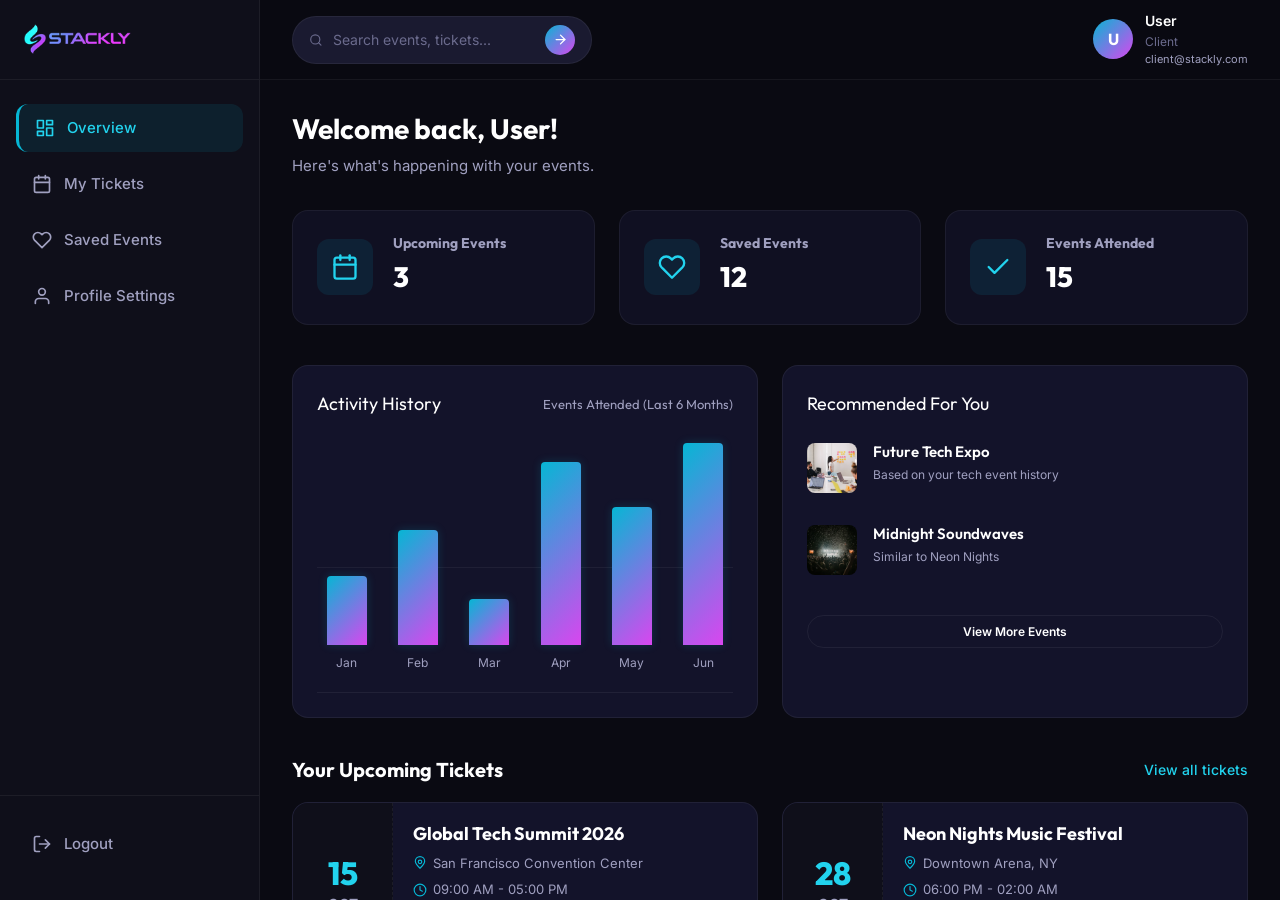
<file: userdashboard.html>
<!DOCTYPE html>
<html lang="en">
<head>
  <meta charset="UTF-8">
  <meta name="viewport" content="width=device-width, initial-scale=1.0">
  <title>User Dashboard | Stackly</title>
  <link rel="stylesheet" href="css/common.css">
  <link rel="stylesheet" href="css/userdashboard.css">
  <link rel="icon" type="image/webp" href="assets/logo.webp">
</head>
<body class="dashboard-body">

  <!-- Sidebar -->
  <aside class="sidebar" id="sidebar">
    <div class="sidebar-header">
      <a href="index.html" class="sidebar-logo">
        <img src="assets/logo.webp" alt="Stackly Logo" class="logo-img">
      </a>
      <button class="sidebar-close-btn" id="sidebarClose">
        <svg viewBox="0 0 24 24" fill="none" stroke="currentColor" stroke-width="2"><line x1="18" y1="6" x2="6" y2="18"/><line x1="6" y1="6" x2="18" y2="18"/></svg>
      </button>
    </div>
    
    <nav class="sidebar-nav">
      <a href="#" class="nav-item active" data-target="overview">
        <svg viewBox="0 0 24 24" fill="none" stroke="currentColor" stroke-width="2" stroke-linecap="round" stroke-linejoin="round"><rect x="3" y="3" width="7" height="9"/><rect x="14" y="3" width="7" height="5"/><rect x="14" y="12" width="7" height="9"/><rect x="3" y="16" width="7" height="5"/></svg>
        Overview
      </a>
      <a href="#" class="nav-item" data-target="tickets">
        <svg viewBox="0 0 24 24" fill="none" stroke="currentColor" stroke-width="2" stroke-linecap="round" stroke-linejoin="round"><rect x="3" y="4" width="18" height="18" rx="2" ry="2"/><line x1="16" y1="2" x2="16" y2="6"/><line x1="8" y1="2" x2="8" y2="6"/><line x1="3" y1="10" x2="21" y2="10"/></svg>
        My Tickets
      </a>
      <a href="#" class="nav-item" data-target="saved">
        <svg viewBox="0 0 24 24" fill="none" stroke="currentColor" stroke-width="2" stroke-linecap="round" stroke-linejoin="round"><path d="M20.84 4.61a5.5 5.5 0 0 0-7.78 0L12 5.67l-1.06-1.06a5.5 5.5 0 0 0-7.78 7.78l1.06 1.06L12 21.23l7.78-7.78 1.06-1.06a5.5 5.5 0 0 0 0-7.78z"/></svg>
        Saved Events
      </a>
      <a href="#" class="nav-item" data-target="settings">
        <svg viewBox="0 0 24 24" fill="none" stroke="currentColor" stroke-width="2" stroke-linecap="round" stroke-linejoin="round"><path d="M20 21v-2a4 4 0 0 0-4-4H8a4 4 0 0 0-4 4v2"/><circle cx="12" cy="7" r="4"/></svg>
        Profile Settings
      </a>
    </nav>
    
    <div class="sidebar-footer">
      <a href="login.html" class="nav-item">
        <svg viewBox="0 0 24 24" fill="none" stroke="currentColor" stroke-width="2" stroke-linecap="round" stroke-linejoin="round"><path d="M9 21H5a2 2 0 0 1-2-2V5a2 2 0 0 1 2-2h4"/><polyline points="16 17 21 12 16 7"/><line x1="21" y1="12" x2="9" y2="12"/></svg>
        Logout
      </a>
    </div>
  </aside>

  <!-- Sidebar Overlay -->
  <div class="sidebar-overlay" id="sidebarOverlay"></div>

  <!-- Main Content -->
  <main class="main-content">
    
    <!-- Topbar -->
    <header class="topbar">
      <div class="topbar-left">
        <button class="menu-toggle-btn" id="menuToggle">
          <svg viewBox="0 0 24 24" fill="none" stroke="currentColor" stroke-width="2"><line x1="3" y1="12" x2="21" y2="12"/><line x1="3" y1="6" x2="21" y2="6"/><line x1="3" y1="18" x2="21" y2="18"/></svg>
        </button>
        <form class="search-box dashboard-search" action="404.html" method="get">
          <svg viewBox="0 0 24 24" fill="none" stroke="currentColor" stroke-width="2" stroke-linecap="round" stroke-linejoin="round"><circle cx="11" cy="11" r="8"/><line x1="21" y1="21" x2="16.65" y2="16.65"/></svg>
          <input type="text" name="search" placeholder="Search events, tickets...">
          <button type="submit" class="search-submit" aria-label="Search">
            <svg viewBox="0 0 24 24" fill="none" stroke="currentColor" stroke-width="2" stroke-linecap="round" stroke-linejoin="round"><line x1="5" y1="12" x2="19" y2="12"/><polyline points="12 5 19 12 12 19"/></svg>
          </button>
        </form>
      </div>
      
      <div class="topbar-right">
        <div class="user-profile">
          <div class="avatar" id="userAvatar">U</div>
          <div class="user-info">
            <span class="user-name" id="userNameDisplay">User</span>
            <span class="user-role" id="userRoleDisplay">Client</span>
            <span class="user-email" id="userEmailDisplay">client@stackly.com</span>
          </div>
        </div>
      </div>
    </header>

    <!-- Dashboard Area -->
    <div class="dashboard-area">
      <!-- Overview Tab -->
      <div id="overview" class="tab-content active">
        <div class="dashboard-header">
          <h1 class="dashboard-title">Welcome back, <span id="displayName">User</span>!</h1>
          <p class="dashboard-subtitle">Here's what's happening with your events.</p>
        </div>

        <!-- Stats -->
      <div class="stats-grid animate-entry delay-1">
        <div class="stat-card">
          <div class="stat-icon">
            <svg viewBox="0 0 24 24" fill="none" stroke="currentColor" stroke-width="2" stroke-linecap="round" stroke-linejoin="round"><rect x="3" y="4" width="18" height="18" rx="2" ry="2"/><line x1="16" y1="2" x2="16" y2="6"/><line x1="8" y1="2" x2="8" y2="6"/><line x1="3" y1="10" x2="21" y2="10"/></svg>
          </div>
          <div class="stat-details">
            <h4>Upcoming Events</h4>
            <div class="value">3</div>
          </div>
        </div>
        <div class="stat-card">
          <div class="stat-icon">
            <svg viewBox="0 0 24 24" fill="none" stroke="currentColor" stroke-width="2" stroke-linecap="round" stroke-linejoin="round"><path d="M20.84 4.61a5.5 5.5 0 0 0-7.78 0L12 5.67l-1.06-1.06a5.5 5.5 0 0 0-7.78 7.78l1.06 1.06L12 21.23l7.78-7.78 1.06-1.06a5.5 5.5 0 0 0 0-7.78z"/></svg>
          </div>
          <div class="stat-details">
            <h4>Saved Events</h4>
            <div class="value">12</div>
          </div>
        </div>
        <div class="stat-card">
          <div class="stat-icon">
            <svg viewBox="0 0 24 24" fill="none" stroke="currentColor" stroke-width="2" stroke-linecap="round" stroke-linejoin="round"><polyline points="20 6 9 17 4 12"/></svg>
          </div>
          <div class="stat-details">
            <h4>Events Attended</h4>
            <div class="value">15</div>
          </div>
        </div>
      </div>

      <!-- Graph & Recommendations Row -->
      <div class="dashboard-row animate-entry delay-2">
        <!-- Activity Graph -->
        <div class="dashboard-card col-2">
          <div class="dashboard-card-title">
            <span>Activity History</span>
            <span style="font-size: 13px; color: var(--text-secondary); font-weight: normal;">Events Attended (Last 6 Months)</span>
          </div>
          <div class="bar-graph-container">
            <div class="bar-wrapper">
              <div class="bar" style="height: 30%;"></div>
              <span class="bar-label">Jan</span>
              <div class="bar-value-tooltip">2 Events</div>
            </div>
            <div class="bar-wrapper">
              <div class="bar" style="height: 50%;"></div>
              <span class="bar-label">Feb</span>
              <div class="bar-value-tooltip">3 Events</div>
            </div>
            <div class="bar-wrapper">
              <div class="bar" style="height: 20%;"></div>
              <span class="bar-label">Mar</span>
              <div class="bar-value-tooltip">1 Event</div>
            </div>
            <div class="bar-wrapper">
              <div class="bar" style="height: 80%;"></div>
              <span class="bar-label">Apr</span>
              <div class="bar-value-tooltip">5 Events</div>
            </div>
            <div class="bar-wrapper">
              <div class="bar" style="height: 60%;"></div>
              <span class="bar-label">May</span>
              <div class="bar-value-tooltip">4 Events</div>
            </div>
            <div class="bar-wrapper">
              <div class="bar" style="height: 100%;"></div>
              <span class="bar-label">Jun</span>
              <div class="bar-value-tooltip">6 Events</div>
            </div>
          </div>
        </div>

        <!-- Recommendations -->
        <div class="dashboard-card">
          <div class="dashboard-card-title">
            <span>Recommended For You</span>
          </div>
          <div style="display: flex; flex-direction: column; gap: 16px;">
            <div class="activity-item" style="padding-bottom: 0; border: none;">
              <img src="assets/tech-summit.webp" alt="Event" style="width: 50px; height: 50px; border-radius: 8px; object-fit: cover;">
              <div class="activity-details">
                <h5 style="margin-bottom: 4px;">Future Tech Expo</h5>
                <p style="font-size: 12px;">Based on your tech event history</p>
              </div>
            </div>
            <div class="activity-item" style="padding-bottom: 0; border: none;">
              <img src="assets/electronic-music.webp" alt="Event" style="width: 50px; height: 50px; border-radius: 8px; object-fit: cover;">
              <div class="activity-details">
                <h5 style="margin-bottom: 4px;">Midnight Soundwaves</h5>
                <p style="font-size: 12px;">Similar to Neon Nights</p>
              </div>
            </div>
            <a href="404.html" class="btn-outline" style="width: 100%; margin-top: 8px; display: block; text-align: center;">View More Events</a>
          </div>
        </div>
      </div>

        <!-- Registered Events -->
        <div class="section-wrapper animate-entry delay-3">
          <div class="section-header">
            <h3>Your Upcoming Tickets</h3>
            <a href="404.html" class="view-all">View all tickets</a>
          </div>
          
          <div class="events-grid">
            <!-- Ticket 1 -->
            <div class="ticket-card">
              <div class="ticket-date">
                <span class="day">15</span>
                <span class="month">Oct</span>
              </div>
              <div class="ticket-info">
                <h4>Global Tech Summit 2026</h4>
                <p>
                  <svg viewBox="0 0 24 24" fill="none" stroke="currentColor" stroke-width="2" stroke-linecap="round" stroke-linejoin="round"><circle cx="12" cy="10" r="3"/><path d="M12 21c-4.478-4.478-8-8.522-8-12a8 8 0 1 1 16 0c0 3.478-3.522 7.522-8 12z"/></svg>
                  San Francisco Convention Center
                </p>
                <p>
                  <svg viewBox="0 0 24 24" fill="none" stroke="currentColor" stroke-width="2" stroke-linecap="round" stroke-linejoin="round"><circle cx="12" cy="12" r="10"/><polyline points="12 6 12 12 16 14"/></svg>
                  09:00 AM - 05:00 PM
                </p>
                <div class="ticket-actions">
                  <a href="404.html" class="btn-outline">View Ticket</a>
                  <a href="404.html" class="btn-outline" style="border-color: rgba(255,255,255,0.1); color: var(--text-secondary);">Cancel</a>
                </div>
              </div>
            </div>
            
            <!-- Ticket 2 -->
            <div class="ticket-card">
              <div class="ticket-date">
                <span class="day">28</span>
                <span class="month">Oct</span>
              </div>
              <div class="ticket-info">
                <h4>Neon Nights Music Festival</h4>
                <p>
                  <svg viewBox="0 0 24 24" fill="none" stroke="currentColor" stroke-width="2" stroke-linecap="round" stroke-linejoin="round"><circle cx="12" cy="10" r="3"/><path d="M12 21c-4.478-4.478-8-8.522-8-12a8 8 0 1 1 16 0c0 3.478-3.522 7.522-8 12z"/></svg>
                  Downtown Arena, NY
                </p>
                <p>
                  <svg viewBox="0 0 24 24" fill="none" stroke="currentColor" stroke-width="2" stroke-linecap="round" stroke-linejoin="round"><circle cx="12" cy="12" r="10"/><polyline points="12 6 12 12 16 14"/></svg>
                  06:00 PM - 02:00 AM
                </p>
                <div class="ticket-actions">
                  <a href="404.html" class="btn-outline">View Ticket</a>
                  <a href="404.html" class="btn-outline" style="border-color: rgba(255,255,255,0.1); color: var(--text-secondary);">Cancel</a>
                </div>
              </div>
            </div>
          </div>
        </div>
        
        <!-- Recent Activity -->
      <div class="section-wrapper animate-entry delay-4">
        <div class="section-header">
          <h3>Recent Activity</h3>
        </div>
          <div class="activity-list">
            <div class="activity-item">
              <div class="activity-icon">
                <svg viewBox="0 0 24 24" fill="none" stroke="currentColor" stroke-width="2"><path d="M22 11.08V12a10.01 10.01 0 1 1-5.93-9.14"/><polyline points="22 4 12 14.01 9 11.01"/></svg>
              </div>
              <div class="activity-details">
                <h5>Ticket Confirmed</h5>
                <p>Your registration for Global Tech Summit 2026 was successful.</p>
                <div class="activity-time">2 days ago</div>
              </div>
            </div>
            <div class="activity-item">
              <div class="activity-icon">
                <svg viewBox="0 0 24 24" fill="none" stroke="currentColor" stroke-width="2"><path d="M20.84 4.61a5.5 5.5 0 0 0-7.78 0L12 5.67l-1.06-1.06a5.5 5.5 0 0 0-7.78 7.78l1.06 1.06L12 21.23l7.78-7.78 1.06-1.06a5.5 5.5 0 0 0 0-7.78z"/></svg>
              </div>
              <div class="activity-details">
                <h5>Event Saved</h5>
                <p>You saved Neon Nights Music Festival to your wishlist.</p>
                <div class="activity-time">1 week ago</div>
              </div>
            </div>
          </div>
        </div>
      </div>

      <!-- Tickets Tab -->
      <div id="tickets" class="tab-content" style="display: none;">
        <div class="dashboard-header">
          <h1 class="dashboard-title">My Tickets</h1>
          <p class="dashboard-subtitle">Manage all your upcoming and past event tickets.</p>
        </div>
        <div class="events-grid">
            <div class="ticket-card">
              <div class="ticket-date">
                <span class="day">15</span>
                <span class="month">Oct</span>
              </div>
              <div class="ticket-info">
                <h4>Global Tech Summit 2026</h4>
                <p><svg viewBox="0 0 24 24" fill="none" stroke="currentColor" stroke-width="2"><circle cx="12" cy="10" r="3"/><path d="M12 21c-4.478-4.478-8-8.522-8-12a8 8 0 1 1 16 0c0 3.478-3.522 7.522-8 12z"/></svg> San Francisco Convention Center</p>
                <div class="ticket-actions">
                  <a href="404.html" class="btn-outline">View Ticket</a>
                  <a href="404.html" class="btn-outline" style="border-color: rgba(255,255,255,0.1); color: var(--text-secondary);">Cancel</a>
                </div>
              </div>
            </div>
            
            <div class="ticket-card">
              <div class="ticket-date">
                <span class="day">28</span>
                <span class="month">Oct</span>
              </div>
              <div class="ticket-info">
                <h4>Neon Nights Music Festival</h4>
                <p><svg viewBox="0 0 24 24" fill="none" stroke="currentColor" stroke-width="2"><circle cx="12" cy="10" r="3"/><path d="M12 21c-4.478-4.478-8-8.522-8-12a8 8 0 1 1 16 0c0 3.478-3.522 7.522-8 12z"/></svg> Downtown Arena, NY</p>
                <div class="ticket-actions">
                  <a href="404.html" class="btn-outline">View Ticket</a>
                  <a href="404.html" class="btn-outline" style="border-color: rgba(255,255,255,0.1); color: var(--text-secondary);">Cancel</a>
                </div>
              </div>
            </div>
            
            <div class="ticket-card" style="opacity: 0.6;">
              <div class="ticket-date">
                <span class="day">05</span>
                <span class="month">Sep</span>
              </div>
              <div class="ticket-info">
                <h4>Design Leadership Summit</h4>
                <p><svg viewBox="0 0 24 24" fill="none" stroke="currentColor" stroke-width="2"><circle cx="12" cy="10" r="3"/><path d="M12 21c-4.478-4.478-8-8.522-8-12a8 8 0 1 1 16 0c0 3.478-3.522 7.522-8 12z"/></svg> Virtual Event</p>
                <div class="ticket-actions">
                  <span style="color: var(--text-muted); font-size: 13px; font-weight: 600;">Event Ended</span>
                </div>
              </div>
            </div>
        </div>
      </div>

      <!-- Saved Events Tab -->
      <div id="saved" class="tab-content" style="display: none;">
        <div class="dashboard-header">
          <h1 class="dashboard-title">Saved Events</h1>
          <p class="dashboard-subtitle">Events you've bookmarked for later.</p>
        </div>
        <div style="display: grid; grid-template-columns: repeat(auto-fill, minmax(280px, 1fr)); gap: 24px;">
          <!-- Event Card -->
          <div class="event-card" style="background: var(--bg-card); border: 1px solid var(--border-light); border-radius: var(--radius-lg); overflow: hidden; display: flex; flex-direction: column;">
            <div style="height: 160px; background: url('assets/beach-wedding.webp') center/cover;"></div>
            <div style="padding: 20px; display: flex; flex-direction: column; flex: 1;">
              <h4 style="font-size: 16px; margin-bottom: 8px;">Oceanfront Wedding Expo</h4>
              <p style="font-size: 13px; color: var(--text-secondary); margin-bottom: 16px; flex: 1;">Discover the latest trends in luxury beach weddings.</p>
              <a href="404.html" class="btn-outline" style="width: 100%; display: block; text-align: center;">View Details</a>
            </div>
          </div>
          <!-- Event Card -->
          <div class="event-card" style="background: var(--bg-card); border: 1px solid var(--border-light); border-radius: var(--radius-lg); overflow: hidden; display: flex; flex-direction: column;">
            <div style="height: 160px; background: url('assets/charity-gala.webp') center/cover;"></div>
            <div style="padding: 20px; display: flex; flex-direction: column; flex: 1;">
              <h4 style="font-size: 16px; margin-bottom: 8px;">Annual Charity Gala</h4>
              <p style="font-size: 13px; color: var(--text-secondary); margin-bottom: 16px; flex: 1;">An evening of philanthropy and elegance.</p>
              <a href="404.html" class="btn-outline" style="width: 100%; display: block; text-align: center;">View Details</a>
            </div>
          </div>
        </div>
      </div>

      <!-- Settings Tab -->
      <div id="settings" class="tab-content" style="display: none;">
        <div class="dashboard-header">
          <h1 class="dashboard-title">Profile Settings</h1>
          <p class="dashboard-subtitle">Manage your personal information and preferences.</p>
        </div>
        <div class="activity-list" style="max-width: 600px;">
          <form class="contact-form">
            <div class="form-group" style="margin-bottom: 16px;">
              <label style="display: block; margin-bottom: 8px; font-size: 14px; font-weight: 500;">Full Name</label>
              <input type="text" id="settingsName" value="User" style="width: 100%; padding: 12px 16px; background: var(--bg-input); border: 1px solid var(--border-light); border-radius: var(--radius-md); color: white;">
            </div>
            <div class="form-group" style="margin-bottom: 16px;">
              <label style="display: block; margin-bottom: 8px; font-size: 14px; font-weight: 500;">Email Address</label>
              <input type="email" id="settingsEmail" value="user@example.com" style="width: 100%; padding: 12px 16px; background: var(--bg-input); border: 1px solid var(--border-light); border-radius: var(--radius-md); color: white;">
            </div>
            <div class="form-group" style="margin-bottom: 24px;">
              <label style="display: block; margin-bottom: 8px; font-size: 14px; font-weight: 500;">Phone Number</label>
              <input type="tel" id="settingsPhone" placeholder="+1 (555) 000-0000" style="width: 100%; padding: 12px 16px; background: var(--bg-input); border: 1px solid var(--border-light); border-radius: var(--radius-md); color: white;">
            </div>
            <button id="saveChangesBtn" class="btn-primary" style="cursor: pointer;">Save Changes</button>
          </form>
        </div>
      </div>

    </div>
  </main>

  <script>
    document.addEventListener('DOMContentLoaded', () => {
      const menuToggle = document.getElementById('menuToggle');
      const sidebar = document.getElementById('sidebar');
      const sidebarOverlay = document.getElementById('sidebarOverlay');
      const sidebarClose = document.getElementById('sidebarClose');

      if (sidebarClose && sidebar) {
        sidebarClose.addEventListener('click', () => {
          sidebar.classList.remove('active');
          if (sidebarOverlay) {
            sidebarOverlay.classList.remove('active');
          }
        });
      }

      if(menuToggle && sidebar) {
        menuToggle.addEventListener('click', () => {
          sidebar.classList.toggle('active');
          if (sidebarOverlay) {
            sidebarOverlay.classList.toggle('active');
          }
        });
      }

      // Close sidebar when overlay is clicked
      if (sidebarOverlay) {
        sidebarOverlay.addEventListener('click', () => {
          sidebar.classList.remove('active');
          sidebarOverlay.classList.remove('active');
        });
      }

      // Tab switching logic
      const navItems = document.querySelectorAll('.sidebar-nav .nav-item');
      const tabContents = document.querySelectorAll('.tab-content');

      navItems.forEach(item => {
        item.addEventListener('click', (e) => {
          e.preventDefault();
          const target = item.getAttribute('data-target');
          if (!target) return;

          // Update active nav item
          navItems.forEach(nav => nav.classList.remove('active'));
          item.classList.add('active');

          // Update active tab content
          tabContents.forEach(tab => {
            if (tab.id === target) {
              tab.style.display = 'block';
              // slight delay to allow display block to apply before animating opacity if we added animations
            } else {
              tab.style.display = 'none';
            }
          });
          
          // On mobile, close sidebar after clicking a link
          if (window.innerWidth <= 768) {
             sidebar.classList.remove('active');
             if (sidebarOverlay) {
               sidebarOverlay.classList.remove('active');
             }
          }
        });
      });

      // Load and display user name from localStorage
      const userEmail = localStorage.getItem('userEmail');
      const userFullName = localStorage.getItem('userFullName');
      
      let displayName = 'User';
      let initials = 'U';
      const displayEmail = userEmail || 'client@stackly.com';
      const displayRole = 'Client';
      
      if (userFullName) {
        displayName = userFullName.split(' ')[0];
        const names = userFullName.split(' ');
        initials = (names[0][0] + (names[1] ? names[1][0] : names[0][1] || '')).toUpperCase();
        
        // Also populate settings form
        const settingsName = document.getElementById('settingsName');
        if(settingsName) settingsName.value = userFullName;
      } else if (userEmail) {
        const emailPart = userEmail.split('@')[0];
        displayName = emailPart.split('.')[0].charAt(0).toUpperCase() + emailPart.split('.')[0].slice(1);
        initials = emailPart.split('.').map(part => part[0]).join('').toUpperCase().substring(0, 2);
      }
      
      if (userEmail) {
         const settingsEmail = document.getElementById('settingsEmail');
         if(settingsEmail) settingsEmail.value = userEmail;
      }
      
      // Update welcome message
      const displayNameEl = document.getElementById('displayName');
      if (displayNameEl) displayNameEl.textContent = displayName;
      
      const userNameDisplay = document.getElementById('userNameDisplay');
      if (userNameDisplay) userNameDisplay.textContent = userFullName || displayName;

      const userRoleDisplay = document.getElementById('userRoleDisplay');
      if (userRoleDisplay) userRoleDisplay.textContent = displayRole;

      const userEmailDisplay = document.getElementById('userEmailDisplay');
      if (userEmailDisplay) userEmailDisplay.textContent = displayEmail;
      
      const userAvatar = document.getElementById('userAvatar');
      if (userAvatar) userAvatar.textContent = initials;

      // Phone input validation - only allow numbers and phone formatting chars
      const settingsPhone = document.getElementById('settingsPhone');
      if (settingsPhone) {
        settingsPhone.addEventListener('input', (e) => {
          // Remove any non-digit characters except spaces, dashes, parentheses, and plus
          e.target.value = e.target.value.replace(/[^0-9\s\-()+]/g, '');
        });
      }

      // Handle Save Changes button
      const saveChangesBtn = document.getElementById('saveChangesBtn');
      if (saveChangesBtn) {
        saveChangesBtn.addEventListener('click', (e) => {
          e.preventDefault();
          
          // Get form values
          const settingsName = document.getElementById('settingsName');
          const settingsEmail = document.getElementById('settingsEmail');
          
          // Store in localStorage
          if (settingsName && settingsName.value) {
            localStorage.setItem('userFullName', settingsName.value);
          }
          if (settingsEmail && settingsEmail.value) {
            localStorage.setItem('userEmail', settingsEmail.value);
          }
          
          // Show success toast
          showToast('Changes saved successfully!', 3000);
          
          // Change button appearance temporarily
          const originalText = saveChangesBtn.textContent;
          const originalBg = saveChangesBtn.style.background;
          saveChangesBtn.textContent = '✓ Saved';
          saveChangesBtn.style.background = 'rgba(34, 211, 238, 0.5)';
          saveChangesBtn.disabled = true;
          
          // Redirect to overview after 1.5 seconds
          setTimeout(() => {
            // Trigger overview tab
            const overviewNav = document.querySelector('.sidebar-nav .nav-item[data-target="overview"]');
            if (overviewNav) {
              overviewNav.click();
            }
            
            // Reset button
            saveChangesBtn.textContent = originalText;
            saveChangesBtn.style.background = originalBg;
            saveChangesBtn.disabled = false;
          }, 1500);
        });
      }
    });
  </script>
  
  <script src="js/script.js"></script>
</body>
</html>
</file>
<file: css/common.css>
/* ========================================
   STACKLY - Common Styles
   Event Management Platform
   ======================================== */

/* ---------- Google Fonts ---------- */
@import url('https://fonts.googleapis.com/css2?family=Outfit:wght@300;400;500;600;700;800;900&family=Inter:wght@300;400;500;600;700&display=swap');

/* ---------- CSS Variables ---------- */
:root {
  /* Colors */
  --bg-primary: #0a0a12;
  --bg-secondary: #0f0f1a;
  --bg-card: #13132a;
  --bg-card-hover: #1a1a35;
  --bg-surface: #16162e;
  --bg-input: #1a1a30;

  --accent-primary: #06b6d4;
  --accent-light: #22d3ee;
  --accent-dark: #0891b2;
  --accent-glow: rgba(6, 182, 212, 0.3);
  --accent-subtle: rgba(6, 182, 212, 0.1);
  --accent-gradient: linear-gradient(135deg, #06b6d4, #d946ef);
  --accent-gradient-hover: linear-gradient(135deg, #0891b2, #c026d3);

  --text-primary: #ffffff;
  --text-secondary: #a0a0c0;
  --text-muted: #6b6b8d;
  --text-accent: #22d3ee;

  --border-color: rgba(6, 182, 212, 0.15);
  --border-light: rgba(255, 255, 255, 0.06);
  --glass-bg: rgba(19, 19, 42, 0.7);
  --glass-border: rgba(6, 182, 212, 0.2);

  /* Typography */
  --font-heading: 'Outfit', sans-serif;
  --font-body: 'Inter', sans-serif;

  /* Spacing */
  --section-padding: 100px 0;
  --container-width: 1200px;
  --nav-height: 80px;

  /* Radius */
  --radius-sm: 8px;
  --radius-md: 12px;
  --radius-lg: 16px;
  --radius-xl: 24px;
  --radius-full: 50px;

  /* Shadows */
  --shadow-card: 0 4px 30px rgba(0, 0, 0, 0.3);
  --shadow-glow: 0 0 40px rgba(6, 182, 212, 0.15);
  --shadow-btn: 0 4px 20px rgba(6, 182, 212, 0.4);

  /* Transitions */
  --transition-fast: 0.2s ease;
  --transition-base: 0.3s ease;
  --transition-slow: 0.5s ease;
}

body.theme-light {
  --bg-primary: #f8fafc;
  --bg-secondary: #eef2f7;
  --bg-card: #ffffff;
  --bg-card-hover: #f3f6fb;
  --bg-surface: #ffffff;
  --bg-input: #f1f5f9;

  --accent-primary: #0369a1;
  --accent-light: #0284c7;
  --accent-dark: #075985;
  --accent-glow: rgba(2, 132, 199, 0.16);
  --accent-subtle: rgba(2, 132, 199, 0.1);

  --text-primary: #0f172a;
  --text-secondary: #475569;
  --text-muted: #64748b;
  --text-accent: #0369a1;

  --border-color: rgba(15, 23, 42, 0.1);
  --border-light: rgba(15, 23, 42, 0.08);
  --glass-bg: rgba(255, 255, 255, 0.82);
  --glass-border: rgba(2, 132, 199, 0.18);
  --shadow-card: 0 10px 30px rgba(15, 23, 42, 0.08);
  --shadow-btn: 0 10px 30px rgba(2, 132, 199, 0.18);
}

body.theme-light .navbar.scrolled {
  background: rgba(248, 250, 252, 0.92);
  border-bottom-color: rgba(15, 23, 42, 0.08);
  box-shadow: 0 4px 30px rgba(15, 23, 42, 0.08);
}

/* ---------- Reset & Base ---------- */
*,
*::before,
*::after {
  margin: 0;
  padding: 0;
  box-sizing: border-box;
}

html {
  scroll-behavior: smooth;
  scrollbar-width: thin;
  scrollbar-color: var(--accent-primary) var(--bg-secondary);
  width: 100%;
  overflow-x: hidden;
}

html::-webkit-scrollbar {
  width: 8px;
}

html::-webkit-scrollbar-track {
  background: var(--bg-secondary);
}

html::-webkit-scrollbar-thumb {
  background: var(--accent-primary);
  border-radius: 4px;
}

body {
  font-family: var(--font-body);
  background-color: var(--bg-primary);
  color: var(--text-primary);
  line-height: 1.6;
  overflow-x: hidden;
  -webkit-font-smoothing: antialiased;
  -moz-osx-font-smoothing: grayscale;
  width: 100%;
  height: 100%;
  margin: 0;
  padding: 0;
}

a {
  text-decoration: none;
  color: inherit;
  transition: var(--transition-base);
}

ul, ol {
  list-style: none;
}

img {
  max-width: 100%;
  height: auto;
  display: block;
}

button {
  cursor: pointer;
  border: none;
  outline: none;
  font-family: var(--font-body);
}

input, select, textarea {
  font-family: var(--font-body);
  outline: none;
  border: none;
}

h1, h2, h3, h4, h5, h6 {
  font-family: var(--font-heading);
  font-weight: 700;
  line-height: 1.2;
}

/* ---------- Container ---------- */
.container {
  max-width: var(--container-width);
  margin: 0 auto;
  padding: 0 24px;
  width: 100%;
  box-sizing: border-box;
}

/* ---------- Section ---------- */
.section {
  padding: var(--section-padding);
  width: 100vw;
  box-sizing: border-box;
  margin-left: calc(-50vw + 50%);
}

.section-label {
  display: inline-flex;
  align-items: center;
  gap: 8px;
  font-size: 13px;
  font-weight: 600;
  letter-spacing: 3px;
  text-transform: uppercase;
  color: var(--accent-light);
  margin-bottom: 16px;
}

.section-label .star {
  color: var(--accent-light);
  font-size: 16px;
}

.section-title {
  font-size: clamp(32px, 5vw, 48px);
  font-weight: 800;
  margin-bottom: 16px;
  color: var(--text-primary);
}

.section-title span {
  background: var(--accent-gradient);
  -webkit-background-clip: text;
  -webkit-text-fill-color: transparent;
  background-clip: text;
}

.section-subtitle {
  font-size: 17px;
  color: var(--text-secondary);
  max-width: 600px;
  line-height: 1.7;
}

.section-header {
  text-align: center;
  margin-bottom: 60px;
}

.section-header .section-subtitle {
  margin: 0 auto;
}

/* ---------- Navigation ---------- */
.navbar {
  position: fixed;
  top: 0;
  left: 0;
  width: 100%;
  height: var(--nav-height);
  z-index: 1000;
  transition: var(--transition-base);
  background: var(--bg-secondary);
  border-bottom: 1px solid var(--border-light);
  box-shadow: 0 4px 30px rgba(0, 0, 0, 0.2);
}

.navbar.scrolled {
  background: rgba(10, 10, 18, 0.92);
  backdrop-filter: blur(20px);
  -webkit-backdrop-filter: blur(20px);
  border-bottom: 1px solid var(--border-light);
  box-shadow: 0 4px 30px rgba(0, 0, 0, 0.3);
}

.nav-container {
  max-width: var(--container-width);
  margin: 0 auto;
  padding: 0 24px;
  height: 100%;
  display: flex;
  align-items: center;
  justify-content: space-between;
}

.nav-logo {
  display: flex;
  align-items: center;
  gap: 10px;
  font-family: var(--font-heading);
  font-size: 24px;
  font-weight: 800;
  color: var(--text-primary);
  text-transform: uppercase;
  letter-spacing: 1px;
  text-decoration: none;
  flex-shrink: 0;
}

.nav-logo .logo-img {
  height: 48px;
  width: auto;
  max-width: 200px;
  display: block;
  object-fit: contain;
}

.nav-logo .logo-icon {
  width: 40px;
  height: 40px;
  background: var(--accent-gradient);
  border-radius: var(--radius-md);
  display: flex;
  align-items: center;
  justify-content: center;
  font-size: 20px;
  position: relative;
  overflow: hidden;
}

.nav-logo .logo-icon::after {
  content: '';
  position: absolute;
  width: 100%;
  height: 100%;
  background: linear-gradient(135deg, transparent 40%, rgba(255,255,255,0.2) 50%, transparent 60%);
  animation: shimmer 3s infinite;
}

@keyframes shimmer {
  0% { transform: translateX(-100%); }
  100% { transform: translateX(100%); }
}

.nav-links {
  display: flex;
  align-items: center;
  gap: 8px;
}

.nav-links a {
  padding: 8px 18px;
  font-size: 16px;
  font-weight: 700;
  color: var(--text-primary);
  border-radius: var(--radius-full);
  transition: var(--transition-base);
  position: relative;
}

.nav-links a:hover,
.nav-links a.active {
  color: white;
  background: var(--accent-primary);
}

.nav-links a.active {
  color: white;
  background: var(--accent-primary);
}

.nav-links a.mobile-login {
  display: none;
}

.nav-right {
  display: flex;
  align-items: center;
  gap: 12px;
}

.btn-login {
  display: inline-flex;
  align-items: center;
  gap: 8px;
  padding: 10px 24px;
  background: var(--accent-gradient);
  color: white;
  font-size: 14px;
  font-weight: 600;
  border-radius: var(--radius-full);
  transition: var(--transition-base);
  box-shadow: var(--shadow-btn);
}

.btn-login:hover {
  transform: translateY(-2px);
  box-shadow: 0 6px 30px rgba(6, 182, 212, 0.5);
}

.btn-login svg {
  width: 18px;
  height: 18px;
}

.theme-toggle-btn {
  display: inline-flex;
  align-items: center;
  gap: 8px;
  padding: 10px 18px;
  background: var(--bg-card);
  border: 1px solid var(--border-color);
  color: var(--text-primary);
  font-size: 14px;
  font-weight: 600;
  border-radius: var(--radius-full);
  transition: var(--transition-base);
}

.theme-toggle-btn:hover {
  transform: translateY(-1px);
  background: var(--bg-card-hover);
}

/* Mobile Menu Toggle */
.menu-toggle {
  display: none;
  flex-direction: column;
  gap: 5px;
  background: transparent;
  padding: 8px;
  cursor: pointer;
  z-index: 1001;
}

.menu-toggle span {
  width: 24px;
  height: 2px;
  background: var(--text-primary);
  border-radius: 2px;
  transition: var(--transition-base);
}

.menu-toggle.active span:nth-child(1) {
  transform: rotate(45deg) translate(5px, 5px);
}

.menu-toggle.active span:nth-child(2) {
  opacity: 0;
}

.menu-toggle.active span:nth-child(3) {
  transform: rotate(-45deg) translate(5px, -5px);
}

/* ---------- Buttons ---------- */
.btn-primary {
  display: inline-flex;
  align-items: center;
  gap: 8px;
  padding: 14px 32px;
  background: var(--accent-gradient);
  color: white;
  font-size: 15px;
  font-weight: 600;
  border-radius: var(--radius-full);
  transition: var(--transition-base);
  box-shadow: var(--shadow-btn);
  border: none;
  cursor: pointer;
}

.btn-primary:hover {
  transform: translateY(-2px);
  box-shadow: 0 6px 30px rgba(6, 182, 212, 0.5);
}

.btn-secondary {
  display: inline-flex;
  align-items: center;
  gap: 8px;
  padding: 14px 32px;
  background: transparent;
  color: var(--text-primary);
  font-size: 15px;
  font-weight: 600;
  border-radius: var(--radius-full);
  border: 1px solid var(--glass-border);
  transition: var(--transition-base);
  cursor: pointer;
}

.btn-secondary:hover {
  background: var(--accent-subtle);
  border-color: var(--accent-primary);
  transform: translateY(-2px);
}

.btn-small {
  padding: 10px 20px;
  font-size: 13px;
}

/* ---------- Cards ---------- */
.glass-card {
  background: var(--glass-bg);
  border: 1px solid var(--glass-border);
  border-radius: var(--radius-lg);
  backdrop-filter: blur(10px);
  -webkit-backdrop-filter: blur(10px);
  transition: var(--transition-base);
}

.glass-card:hover {
  border-color: var(--accent-primary);
  box-shadow: var(--shadow-glow);
  transform: translateY(-4px);
}

/* ---------- Footer ---------- */
.footer {
  background: var(--bg-secondary);
  border-top: 1px solid var(--border-light);
  padding: 80px 0 30px;
  width: 100vw;
  box-sizing: border-box;
  margin-left: calc(-50vw + 50%);
}

.footer .container {
  max-width: 100%;
  padding: 0 24px;
}

.footer-grid {
  display: grid;
  grid-template-columns: 1.5fr 1fr 1fr 1fr;
  gap: 60px;
  margin-bottom: 0;
  width: 100%;
}

.footer-brand .nav-logo {
  margin-bottom: 20px;
}

.footer-brand p {
  color: var(--text-primary);
  font-size: 16px;
  font-weight: 600;
  line-height: 1.7;
  margin-bottom: 24px;
}

.footer-socials {
  display: flex;
  gap: 12px;
}

.footer-socials a {
  width: 42px;
  height: 42px;
  border-radius: 50%;
  background: var(--bg-card);
  border: 1px solid var(--border-color);
  display: flex;
  align-items: center;
  justify-content: center;
  color: var(--text-secondary);
  font-size: 18px;
  transition: var(--transition-base);
}

.footer-socials a:hover {
  background: var(--accent-gradient);
  border-color: transparent;
  color: white;
  transform: translateY(-3px);
}

.footer-column h4 {
  font-size: 16px;
  font-weight: 700;
  margin-bottom: 20px;
  color: var(--text-primary);
}

.footer-column ul li {
  margin-bottom: 12px;
  color: var(--text-primary);
  font-size: 15px;
  font-weight: 600;
}

.footer-column ul li a {
  color: var(--text-primary);
  font-size: 15px;
  font-weight: 600;
  transition: var(--transition-base);
}

.footer-column ul li a:hover {
  color: var(--accent-light);
  padding-left: 4px;
}

.footer-bottom {
  border-top: 1px solid var(--border-light);
  padding-top: 30px;
  display: flex;
  align-items: center;
  justify-content: space-between;
  flex-wrap: wrap;
  gap: 16px;
  width: 100%;
}

.footer-bottom p {
  color: var(--text-primary);
  font-size: 15px;
  font-weight: 600;
}

.footer-bottom-links {
  display: flex;
  gap: 24px;
}

.footer-bottom-links a {
  color: var(--text-primary);
  font-size: 15px;
  font-weight: 600;
}

.footer-bottom-links a:hover {
  color: var(--accent-light);
}

/* ---------- Page Hero (Inner Pages) ---------- */
.page-hero {
  min-height: 520px;
  padding: 150px 0 90px;
  position: relative;
  overflow: hidden;
  display: flex;
  align-items: center;
  text-align: left;
  box-sizing: border-box;
  margin-left: calc(-50vw + 50%);
  border-bottom: 1px solid rgba(255,255,255,0.12);
  background-size: cover;
  background-position: center;
  background-repeat: no-repeat;
  image-rendering: auto;
  color: white;
  isolation: isolate;
}

.page-hero::before,
.page-hero::after {
  content: '';
  position: absolute;
  pointer-events: none;
  z-index: 1;
}

.page-hero::before {
  inset: 0;
  background: linear-gradient(90deg, rgba(5, 8, 18, 0.54) 0%, rgba(5, 8, 18, 0.28) 48%, rgba(5, 8, 18, 0.08) 100%);
}

.page-hero::after {
  content: none;
}

.page-hero .container {
  position: relative;
  z-index: 2;
  max-width: var(--container-width);
  padding: 0 24px;
}

.page-hero .section-label {
  display: inline-flex;
  align-items: center;
  gap: 10px;
  padding: 11px 18px;
  border-radius: var(--radius-full);
  background: rgba(255,255,255,0.12);
  border: 1px solid rgba(255,255,255,0.2);
  color: #ffffff;
  font-size: 13px;
  letter-spacing: 0.18em;
  text-transform: uppercase;
  margin-bottom: 22px;
  backdrop-filter: none;
  -webkit-backdrop-filter: none;
  box-shadow: 0 14px 45px rgba(0, 0, 0, 0.18);
}

.page-hero .section-title {
  max-width: 860px;
  font-size: clamp(42px, 7vw, 86px);
  margin-bottom: 22px;
  color: #ffffff;
  line-height: 0.98;
  font-weight: 900;
  letter-spacing: 0;
  text-shadow: 0 20px 55px rgba(0, 0, 0, 0.42);
}

.page-hero .section-title span {
  background: var(--accent-gradient);
  -webkit-background-clip: text;
  -webkit-text-fill-color: transparent;
  background-clip: text;
}

.page-hero .section-subtitle {
  margin: 0 0 34px !important;
  max-width: 690px;
  color: rgba(255,255,255,0.9);
  line-height: 1.75;
  font-size: 18px;
  font-weight: 500;
  text-shadow: 0 10px 28px rgba(0, 0, 0, 0.34);
}

.page-hero .breadcrumb {
  display: inline-flex;
  align-items: center;
  justify-content: center;
  gap: 10px;
  margin-top: 0;
  font-size: 15px;
  color: rgba(255,255,255,0.82);
  border-radius: var(--radius-full);
  backdrop-filter: none;
  -webkit-backdrop-filter: none;
  background: rgba(7, 12, 24, 0.42);
  padding: 14px 20px;
  border: 1px solid rgba(255,255,255,0.14);
  box-shadow: 0 18px 45px rgba(0, 0, 0, 0.22);
}

.page-hero .breadcrumb a {
  color: #ffffff;
  font-weight: 700;
}

.page-hero .breadcrumb a:hover {
  color: var(--accent-light);
}

.page-hero .breadcrumb .separator {
  color: rgba(255,255,255,0.5);
}

.page-hero .section-title,
.page-hero .section-subtitle,
.page-hero .section-label,
.page-hero .breadcrumb {
  animation: heroContentIn 0.9s cubic-bezier(0.16, 1, 0.3, 1) both;
}

.page-hero .section-subtitle {
  animation-delay: 0.08s;
}

.page-hero .breadcrumb {
  animation-delay: 0.16s;
}

/* ---------- Animations ---------- */
@keyframes heroContentIn {
  from {
    opacity: 0;
    transform: translateY(24px);
  }
  to {
    opacity: 1;
    transform: translateY(0);
  }
}

@keyframes heroLightShift {
  from {
    opacity: 0.88;
    transform: scale(1);
  }
  to {
    opacity: 1;
    transform: scale(1.04);
  }
}

@keyframes heroOrbFloat {
  from {
    transform: translate3d(0, 0, 0);
  }
  to {
    transform: translate3d(90px, -48px, 0);
  }
}

@keyframes fadeInUp {
  from {
    opacity: 0;
    transform: translateY(30px);
  }
  to {
    opacity: 1;
    transform: translateY(0);
  }
}

@keyframes fadeInLeft {
  from {
    opacity: 0;
    transform: translateX(-30px);
  }
  to {
    opacity: 1;
    transform: translateX(0);
  }
}

@keyframes fadeInRight {
  from {
    opacity: 0;
    transform: translateX(30px);
  }
  to {
    opacity: 1;
    transform: translateX(0);
  }
}

@keyframes float {
  0%, 100% { transform: translateY(0); }
  50% { transform: translateY(-10px); }
}

@keyframes pulse-glow {
  0%, 100% { box-shadow: 0 0 20px rgba(6, 182, 212, 0.2); }
  50% { box-shadow: 0 0 40px rgba(6, 182, 212, 0.4); }
}

@keyframes scaleIn {
  from {
    opacity: 0;
    transform: scale(0.9);
  }
  to {
    opacity: 1;
    transform: scale(1);
  }
}

/* ========== NEW ANIMATIONS ========== */

@keyframes slideInDown {
  from {
    opacity: 0;
    transform: translateY(-40px);
  }
  to {
    opacity: 1;
    transform: translateY(0);
  }
}

@keyframes slideInUp {
  from {
    opacity: 0;
    transform: translateY(40px);
  }
  to {
    opacity: 1;
    transform: translateY(0);
  }
}

@keyframes slideInLeft {
  from {
    opacity: 0;
    transform: translateX(-40px);
  }
  to {
    opacity: 1;
    transform: translateX(0);
  }
}

@keyframes slideInRight {
  from {
    opacity: 0;
    transform: translateX(40px);
  }
  to {
    opacity: 1;
    transform: translateX(0);
  }
}

@keyframes zoomIn {
  from {
    opacity: 0;
    transform: scale(0.8);
  }
  to {
    opacity: 1;
    transform: scale(1);
  }
}

@keyframes zoomInScale {
  0% { transform: scale(1); }
  50% { transform: scale(1.05); }
  100% { transform: scale(1); }
}

@keyframes pulse {
  0%, 100% { opacity: 1; }
  50% { opacity: 0.7; }
}

@keyframes glow {
  0%, 100% { 
    box-shadow: 0 0 10px rgba(6, 182, 212, 0.3), 
                inset 0 0 10px rgba(6, 182, 212, 0.1);
  }
  50% { 
    box-shadow: 0 0 30px rgba(6, 182, 212, 0.6), 
                inset 0 0 20px rgba(6, 182, 212, 0.2);
  }
}

@keyframes shimmerEffect {
  0% { transform: translateX(-100%); }
  100% { transform: translateX(100%); }
}

@keyframes bounce {
  0%, 100% { transform: translateY(0); }
  50% { transform: translateY(-10px); }
}

@keyframes bounceScale {
  0% { transform: scale(1); }
  50% { transform: scale(1.1); }
  100% { transform: scale(1); }
}

@keyframes rotate360 {
  from { transform: rotate(0deg); }
  to { transform: rotate(360deg); }
}

@keyframes rotateReverse {
  from { transform: rotate(360deg); }
  to { transform: rotate(0deg); }
}

@keyframes wobble {
  0%, 100% { transform: translateX(0); }
  15% { transform: translateX(-5px) rotate(-1deg); }
  30% { transform: translateX(5px) rotate(1deg); }
  45% { transform: translateX(-5px) rotate(-1deg); }
  60% { transform: translateX(3px) rotate(1deg); }
  75% { transform: translateX(-2px) rotate(-1deg); }
}

@keyframes swing {
  20% { transform: rotate(15deg); }
  40% { transform: rotate(-10deg); }
  60% { transform: rotate(5deg); }
  80% { transform: rotate(-5deg); }
  100% { transform: rotate(0deg); }
}

@keyframes heartbeat {
  0%, 100% { transform: scale(1); }
  14% { transform: scale(1.15); }
  28% { transform: scale(1); }
  42% { transform: scale(1.15); }
  70% { transform: scale(1); }
}

@keyframes flip {
  from { transform: perspective(400px) rotateY(0); }
  to { transform: perspective(400px) rotateY(360deg); }
}

@keyframes slideAndFade {
  0% {
    opacity: 0;
    transform: translateY(20px);
  }
  100% {
    opacity: 1;
    transform: translateY(0);
  }
}

@keyframes revealText {
  0% {
    opacity: 0;
    width: 0;
  }
  100% {
    opacity: 1;
    width: 100%;
  }
}

@keyframes gradientFlow {
  0% { background-position: 0% 50%; }
  50% { background-position: 100% 50%; }
  100% { background-position: 0% 50%; }
}

@keyframes shadowPulse {
  0%, 100% { 
    box-shadow: 0 4px 20px rgba(6, 182, 212, 0.2);
  }
  50% { 
    box-shadow: 0 8px 40px rgba(6, 182, 212, 0.4);
  }
}

@keyframes scaleUpDown {
  0%, 100% { transform: scale(1); }
  50% { transform: scale(1.08); }
}

@keyframes slideDown {
  from { transform: translateY(-100%); opacity: 0; }
  to { transform: translateY(0); opacity: 1; }
}

@keyframes slideUp {
  from { transform: translateY(100%); opacity: 0; }
  to { transform: translateY(0); opacity: 1; }
}

/* ========== SCROLL ANIMATION CLASSES ========== */

.animate-on-scroll {
  opacity: 0;
  transform: translateY(30px);
  transition: opacity 0.6s ease, transform 0.6s ease;
}

.animate-on-scroll.visible {
  opacity: 1;
  transform: translateY(0);
}

/* ========== STAGGER ANIMATIONS ========== */
.animate-on-scroll.delay-1 { animation-delay: 0.1s; }
.animate-on-scroll.delay-2 { animation-delay: 0.2s; }
.animate-on-scroll.delay-3 { animation-delay: 0.3s; }
.animate-on-scroll.delay-4 { animation-delay: 0.4s; }
.animate-on-scroll.delay-5 { animation-delay: 0.5s; }

/* Stagger effect for grids */
.grid-item:nth-child(1) { animation-delay: 0s; }
.grid-item:nth-child(2) { animation-delay: 0.1s; }
.grid-item:nth-child(3) { animation-delay: 0.2s; }
.grid-item:nth-child(4) { animation-delay: 0.3s; }
.grid-item:nth-child(5) { animation-delay: 0.4s; }
.grid-item:nth-child(6) { animation-delay: 0.5s; }
.grid-item:nth-child(n+7) { animation-delay: 0.6s; }

/* ========== ENHANCED HOVER EFFECTS ========== */

/* Button enhancements */
.btn-primary {
  position: relative;
  overflow: hidden;
}

.btn-primary::before {
  content: '';
  position: absolute;
  top: 50%;
  left: 50%;
  width: 0;
  height: 0;
  background: rgba(255, 255, 255, 0.2);
  border-radius: 50%;
  transform: translate(-50%, -50%);
  transition: width 0.6s ease, height 0.6s ease;
}

.btn-primary:hover::before {
  width: 300px;
  height: 300px;
}

.btn-primary:hover {
  transform: translateY(-3px);
  box-shadow: 0 8px 40px rgba(6, 182, 212, 0.5);
  animation: pulse 0.5s ease;
}

.btn-secondary {
  position: relative;
  overflow: hidden;
}

.btn-secondary::after {
  content: '';
  position: absolute;
  top: 0;
  left: -100%;
  width: 100%;
  height: 100%;
  background: var(--accent-gradient);
  opacity: 0.1;
  transition: left 0.3s ease;
  z-index: -1;
}

.btn-secondary:hover::after {
  left: 0;
}

.btn-secondary:hover {
  transform: translateY(-2px);
  color: var(--accent-light);
}

/* Link hover effects */
a {
  position: relative;
}

/* ========== ENHANCED CARD HOVER EFFECTS ========== */

.glass-card {
  position: relative;
  overflow: hidden;
}

.glass-card::before {
  content: '';
  position: absolute;
  top: -50%;
  right: -50%;
  width: 200px;
  height: 200px;
  background: radial-gradient(circle, rgba(6, 182, 212, 0.3) 0%, transparent 70%);
  opacity: 0;
  transition: opacity 0.3s ease;
  pointer-events: none;
}

.glass-card:hover::before {
  opacity: 1;
  animation: shimmerEffect 0.6s ease;
}

.glass-card:hover {
  border-color: var(--accent-primary);
  box-shadow: var(--shadow-glow);
  transform: translateY(-6px);
  background: var(--glass-bg);
}

.glass-card:hover {
  animation: shadowPulse 0.6s ease;
}

/* ========== INPUT FOCUS EFFECTS ========== */

input:focus,
textarea:focus,
select:focus {
  animation: glow 0.3s ease;
}

input::placeholder {
  transition: color 0.3s ease;
}

input:focus::placeholder {
  color: var(--accent-light);
}

/* ========== INTERACTIVE ELEMENT EFFECTS ========== */

.nav-links a {
  position: relative;
  transition: color 0.3s ease;
}

/* ========== FORM ELEMENTS ========== */

.form-group input,
.form-group textarea {
  position: relative;
  transition: all 0.3s ease;
}

.form-group input:focus,
.form-group textarea:focus {
  transform: translateY(-2px);
  box-shadow: 0 0 20px rgba(6, 182, 212, 0.3);
}

/* ========== IMAGE HOVER EFFECTS ========== */

img {
  transition: transform 0.3s ease, filter 0.3s ease;
}

a img:hover {
  transform: scale(1.05);
  filter: brightness(1.1);
}

/* ========== LIST ITEM ANIMATIONS ========== */

li {
  transition: all 0.3s ease;
}

li:hover {
  transform: translateX(4px);
}

/* ========== BADGE/TAG ANIMATIONS ========== */

.badge, .tag, .label {
  position: relative;
  overflow: hidden;
  transition: all 0.3s ease;
}

.badge:hover,
.tag:hover {
  transform: scale(1.05);
  box-shadow: 0 0 20px rgba(6, 182, 212, 0.3);
}

/* ========== ICON ANIMATIONS ========== */

svg {
  transition: all 0.3s ease;
}

a:hover svg,
button:hover svg,
.nav-links a:hover svg {
  transform: rotate(10deg) scale(1.1);
  filter: drop-shadow(0 0 5px rgba(6, 182, 212, 0.5));
}

/* ========== SPECIAL ANIMATIONS ========== */

/* Floating animation for hero elements */
.float-element {
  animation: float 3s ease-in-out infinite;
}

.float-element:nth-child(1) { animation-delay: 0s; }
.float-element:nth-child(2) { animation-delay: 0.5s; }
.float-element:nth-child(3) { animation-delay: 1s; }

/* Bounce animation for CTAs */
.bounce-animation {
  animation: bounce 2s ease-in-out infinite;
}

/* Pulse animation for attention */
.pulse-animation {
  animation: pulse 2s ease-in-out infinite;
}

/* Glow animation for highlights */
.glow-animation {
  animation: glow 2s ease-in-out infinite;
}

/* Gradient flow animation */
.gradient-flow {
  background-size: 200% 200%;
  animation: gradientFlow 3s ease infinite;
}

/* ========== SCROLL-TRIGGERED ANIMATIONS ========== */

.fade-in-up {
  animation: fadeInUp 0.6s ease forwards;
}

.fade-in-left {
  animation: fadeInLeft 0.6s ease forwards;
}

.fade-in-right {
  animation: fadeInRight 0.6s ease forwards;
}

.slide-in-up {
  animation: slideInUp 0.7s ease forwards;
}

.slide-in-down {
  animation: slideInDown 0.7s ease forwards;
}

.slide-in-left {
  animation: slideInLeft 0.7s ease forwards;
}

.slide-in-right {
  animation: slideInRight 0.7s ease forwards;
}

.zoom-in {
  animation: zoomIn 0.6s ease forwards;
}

.scale-up-down {
  animation: scaleUpDown 2s ease-in-out infinite;
}

/* ========== PARALLAX EFFECT ========== */

[data-parallax] {
  transition: transform 0.5s ease;
}

/* ========== LOADING ANIMATION ========== */

.loading {
  display: inline-block;
  width: 20px;
  height: 20px;
  border: 3px solid var(--bg-card);
  border-radius: 50%;
  border-top-color: var(--accent-primary);
  animation: rotate360 1s linear infinite;
}

/* ========== TEXT ANIMATIONS ========== */

.text-shimmer {
  background: linear-gradient(90deg, var(--text-primary), var(--accent-light), var(--text-primary));
  background-size: 200% auto;
  -webkit-background-clip: text;
  -webkit-text-fill-color: transparent;
  background-clip: text;
  animation: gradientFlow 3s linear infinite;
}

/* ---------- Back to Top ---------- */
.back-to-top {
  position: fixed;
  bottom: 88px;
  right: 30px;
  width: 48px;
  height: 48px;
  background: var(--accent-gradient);
  color: white;
  border: none;
  border-radius: 50%;
  font-size: 20px;
  display: flex;
  align-items: center;
  justify-content: center;
  cursor: pointer;
  opacity: 0;
  visibility: hidden;
  transform: translateY(20px);
  transition: var(--transition-base);
  box-shadow: var(--shadow-btn);
  z-index: 999;
}

.back-to-top.visible {
  opacity: 1;
  visibility: visible;
  transform: translateY(0);
}

.back-to-top:hover {
  transform: translateY(-4px);
  box-shadow: 0 6px 30px rgba(6, 182, 212, 0.5);
}

@media (max-width: 768px) {
  .back-to-top {
    right: 18px;
    bottom: 86px;
  }
}

/* ---------- Toast Notification ---------- */
.toast {
  position: fixed;
  bottom: 30px;
  left: 50%;
  transform: translateX(-50%) translateY(100px);
  background: var(--bg-card);
  border: 1px solid var(--accent-primary);
  color: var(--text-primary);
  padding: 16px 32px;
  border-radius: var(--radius-full);
  font-size: 14px;
  font-weight: 500;
  z-index: 10000;
  opacity: 0;
  transition: var(--transition-base);
  box-shadow: var(--shadow-glow);
}

.toast.show {
  opacity: 1;
  transform: translateX(-50%) translateY(0);
}

/* ---------- Responsive ---------- */
@media (max-width: 1024px) {
  .footer-grid {
    grid-template-columns: 1fr 1fr;
    gap: 40px;
  }
}

@media (max-width: 768px) {
  :root {
    --section-padding: 60px 0;
    --nav-height: 70px;
  }

  .menu-toggle {
    display: flex;
  }

  .nav-logo .logo-img {
    height: 36px;
    max-width: 150px;
  }

  .nav-links {
    position: fixed;
    top: 0;
    right: -100%;
    width: 100%;
    height: 100vh;
    background: var(--bg-secondary);
    display: flex;
    flex-direction: column;
    align-items: flex-start;
    padding: 100px 30px 30px;
    gap: 4px;
    transition: var(--transition-base);
    border-left: 1px solid var(--border-light);
    z-index: 1000;
    overflow-y: auto;
  }

  .nav-links.active {
    right: 0;
  }

  .nav-links a {
    width: 100%;
    padding: 14px 18px;
    font-size: 16px;
    font-weight: 700;
    color: var(--text-primary);
  }

  .nav-links a.mobile-login {
    display: flex;
    margin-top: auto;
    margin-bottom: 20px;
    padding: 12px 18px;
    font-weight: 700;
    color: var(--text-primary);
    background: var(--accent-gradient);
    border-radius: var(--radius-full);
    box-shadow: var(--shadow-btn);
    justify-content: center;
  }

  .nav-links a.mobile-login:hover {
    transform: translateY(-2px);
    box-shadow: 0 6px 30px rgba(6, 182, 212, 0.5);
  }

  .btn-login {
    display: none;
    padding: 8px 18px;
    font-size: 13px;
  }

  .page-hero {
    min-height: 460px;
    padding: 110px 0 64px;
    text-align: center;
  }

  .page-hero .section-title {
    font-size: clamp(34px, 9vw, 48px);
    margin-left: auto;
    margin-right: auto;
  }

  .page-hero .section-subtitle {
    font-size: 16px;
    margin-left: auto !important;
    margin-right: auto !important;
  }

  .footer-grid {
    grid-template-columns: 1fr;
    gap: 32px;
  }

  .footer {
    padding: 50px 0 24px;
  }

  .footer-bottom {
    flex-direction: column;
    text-align: center;
  }

  .footer-bottom-links {
    flex-wrap: wrap;
    justify-content: center;
    gap: 16px;
  }

  .section-title {
    font-size: clamp(24px, 5vw, 40px);
  }

  .section-subtitle {
    font-size: 15px;
  }
}

@media (max-width: 480px) {
  .container {
    padding: 0 16px;
  }

  .nav-logo .logo-img {
    height: 32px;
    max-width: 130px;
  }

  .btn-primary,
  .btn-secondary {
    padding: 12px 24px;
    font-size: 14px;
  }

  .page-hero {
    min-height: 420px;
    padding: 96px 0 52px;
  }

  .page-hero .section-subtitle {
    font-size: 15px;
  }

  .page-hero .breadcrumb {
    font-size: 13px;
    padding: 12px 16px;
    flex-wrap: wrap;
  }
}

/* ---------- Overlay for mobile menu ---------- */
.nav-overlay {
  position: fixed;
  top: 0;
  left: 0;
  width: 100%;
  height: 100%;
  background: rgba(0, 0, 0, 0.6);
  opacity: 0;
  visibility: hidden;
  z-index: 999;
  transition: var(--transition-base);
}

.nav-overlay.active {
  opacity: 1;
  visibility: visible;
}
</file>
<file: css/index.css>
/* ========================================
   STACKLY - Index / Home Page Styles
   ======================================== */

/* ---------- Hero Section ---------- */
.hero {
  position: relative;
  min-height: 100vh;
  padding: 120px 0 80px;
  overflow: hidden;
  display: grid;
  place-items: center;
  color: white;
}
.hero-overlay{
    position: absolute;
    inset: 0;
    background:
        linear-gradient(
            135deg,
            rgba(0,0,0,0.45) 0%,
            rgba(0,0,0,0.25) 50%,
            rgba(0,0,0,0.45) 100%
        );
    z-index: 1;
}
.hero-title{
    text-shadow: 0 4px 20px rgba(0,0,0,0.6);
}

.hero-description{
    text-shadow: 0 2px 10px rgba(0,0,0,0.5);
}
.slide img{
    width: 100%;
    height: 100%;
    object-fit: cover;
    filter: contrast(1.1) saturate(1.1);
    image-rendering: auto;
}

.hero::before,
.hero::after {
  content: none;
  position: absolute;
  border-radius: 50%;
  pointer-events: none;
  z-index: 1;
}

.hero::before {
  width: 420px;
  height: 420px;
  top: 10%;
  left: -4%;
  background: rgba(6, 182, 212, 0.16);
  filter: blur(60px);
}

.hero::after {
  width: 360px;
  height: 360px;
  bottom: 8%;
  right: -8%;
  background: rgba(217, 70, 239, 0.18);
  filter: blur(72px);
}

.hero-bg-image {
  position: absolute;
  inset: 0;
  z-index: 0;
  overflow: hidden;
}

/* Slideshow Container */
.slideshow-container {
  position: relative;
  width: 100%;
  height: 100%;
}

.slide {
  position: absolute;
  inset: 0;
  opacity: 0;
  transition: opacity 0.9s ease-in-out;
}

.slide.active {
  opacity: 1;
}

.slide img {
  width: 100%;
  height: 100%;
  object-fit: cover;
  transform: scale(1.005);
  animation: zoomInOut 18s ease-in-out infinite;
  filter: contrast(1.06) saturate(1.08);
  image-rendering: auto;
  backface-visibility: hidden;
  will-change: transform;
}

.hero-overlay {
  position: absolute;
  inset: 0;
  background: transparent;
  z-index: 1;
}

@keyframes zoomInOut {
  0%, 100% { transform: scale(1.005); }
  50% { transform: scale(1.04); }
}

.hero-bg-effects {
  position: absolute;
  inset: 0;
  pointer-events: none;
  z-index: 2;
}

.hero-particles {
  position: absolute;
  inset: 0;
  opacity: 0.9;
}

.hero-container {
  position: relative;
  z-index: 3;
  display: flex;
  flex-direction: column;
  align-items: center;
  text-align: center;
  margin-bottom: 48px;
  padding: 0 24px;
}

.hero-content {
  animation: fadeInUp 1s ease both;
  max-width: 820px;
}

.hero-title {
  font-size: clamp(44px, 6vw, 72px);
  font-weight: 900;
  line-height: 1.02;
  margin-bottom: 20px;
  letter-spacing: -1.5px;
  text-transform: uppercase;
}

.gradient-text {
  background: var(--accent-gradient);
  -webkit-background-clip: text;
  -webkit-text-fill-color: transparent;
  background-clip: text;
}

.hero-description {
  font-size: 18px;
  color: rgba(255,255,255,0.92);
  line-height: 1.9;
  margin: 0 auto 36px;
  max-width: 620px;
}

.hero-buttons {
  display: flex;
  gap: 18px;
  justify-content: center;
  flex-wrap: wrap;
}

.hero-buttons .btn-primary,
.hero-buttons .btn-secondary {
  padding: 16px 34px;
  min-width: 180px;
}

.hero-buttons .btn-primary {
  box-shadow: 0 18px 50px rgba(6, 182, 212, 0.18);
}

.hero-buttons .btn-secondary {
  background: rgba(255,255,255,0.08);
  border-color: rgba(255,255,255,0.16);
  color: #f7fbff;
}

.hero-buttons a:hover {
  transform: translateY(-3px);
}

.hero-scroll {
  display: inline-flex;
  flex-direction: column;
  align-items: center;
  margin-top: 32px;
  gap: 8px;
  color: rgba(255,255,255,0.88);
  text-decoration: none;
  animation: float 4s ease-in-out infinite;
}

.hero-scroll-text {
  font-size: 12px;
  letter-spacing: 0.3em;
  text-transform: uppercase;
}

.hero-scroll-icon {
  display: grid;
  place-items: center;
  width: 44px;
  height: 56px;
  border: 1px solid rgba(255,255,255,0.24);
  border-radius: 999px;
  box-shadow: inset 0 0 0 1px rgba(255,255,255,0.06);
}

.hero-scroll-icon svg {
  stroke: rgba(255,255,255,0.92);
  animation: arrowBounce 1.4s ease-in-out infinite;
}

@keyframes arrowBounce {
  0%, 100% { transform: translateY(0); }
  50% { transform: translateY(6px); }
}

.hero-features {
  display: grid;
  grid-template-columns: repeat(3, minmax(220px, 1fr));
  gap: 24px;
  margin-top: 60px;
  position: relative;
  z-index: 3;
}

.feature-card {
  display: flex;
  align-items: flex-start;
  gap: 18px;
  padding: 30px;
  border-radius: var(--radius-xl);
  background: rgba(255,255,255,0.08);
  border: 1px solid rgba(255,255,255,0.08);
  box-shadow: 0 25px 80px rgba(2, 10, 24, 0.2);
  transition: transform 0.35s ease, box-shadow 0.35s ease;
}

.feature-card:hover {
  transform: translateY(-10px);
  box-shadow: 0 34px 90px rgba(2, 10, 24, 0.28);
}

.feature-icon {
  width: 56px;
  height: 56px;
  min-width: 56px;
  border-radius: 50%;
  background: rgba(7, 184, 233, 0.16);
  border: 1px solid rgba(255,255,255,0.12);
  display: flex;
  align-items: center;
  justify-content: center;
  color: var(--accent-light);
}

.feature-text h3 {
  font-size: 17px;
  font-weight: 800;
  margin-bottom: 8px;
}

.feature-text p {
  font-size: 15px;
  color: rgba(255,255,255,0.78);
  line-height: 1.75;
}

/* ---------- Search Section ---------- */
.search-section {
  padding: 40px 0 20px;
  position: relative;
  z-index: 2;
}

.search-bar {
  display: grid;
  grid-template-columns: 1.2fr 1fr 1fr auto;
  gap: 16px;
  padding: 20px 24px;
  align-items: center;
}

.search-field {
  display: flex;
  align-items: center;
  gap: 12px;
  background: #ffffff;
  padding: 12px 18px;
  border-radius: var(--radius-md);
  border: 1px solid rgba(15, 23, 42, 0.1);
  color: #475569;
  color-scheme: light;
  transition: var(--transition-base);
}

body.theme-light .search-field {
  color-scheme: light;
}

.search-field:focus-within {
  border-color: var(--accent-primary);
  box-shadow: 0 0 0 3px var(--accent-subtle);
}

.search-field input,
.search-field select {
  flex: 1;
  background: transparent;
  color: #0f172a;
  caret-color: var(--accent-primary);
  font-size: 14px;
  border: none;
  width: 100%;
}

.search-field input::placeholder {
  color: #64748b;
}

.search-field input:-webkit-autofill,
.search-field input:-webkit-autofill:hover,
.search-field input:-webkit-autofill:focus {
  -webkit-text-fill-color: #0f172a;
  box-shadow: 0 0 0 1000px #ffffff inset;
}

.search-field select {
  cursor: pointer;
  appearance: none;
  -webkit-appearance: none;
}

.search-field select option {
  background: #ffffff;
  color: #0f172a;
}

.search-btn {
  padding: 14px 28px;
  white-space: nowrap;
}

/* ---------- Featured Events ---------- */
.featured-section {
  background: var(--bg-secondary);
}

.section-top {
  display: flex;
  justify-content: space-between;
  align-items: flex-end;
  margin-bottom: 40px;
  flex-wrap: wrap;
  gap: 16px;
}

.view-all-link {
  display: inline-flex;
  align-items: center;
  gap: 6px;
  color: var(--accent-light);
  font-size: 15px;
  font-weight: 500;
  transition: var(--transition-base);
}

.view-all-link:hover {
  gap: 10px;
}

.events-grid {
  display: grid;
  grid-template-columns: repeat(4, 1fr);
  gap: 24px;
}

.event-card {
  background: var(--bg-card);
  border: 1px solid var(--border-light);
  border-radius: var(--radius-lg);
  overflow: hidden;
  transition: var(--transition-base);
  display: flex;
  flex-direction: column;
  height: 100%;
}

.event-card:hover {
  border-color: var(--accent-primary);
  transform: translateY(-6px);
  box-shadow: var(--shadow-glow);
}

.event-image {
  position: relative;
  overflow: hidden;
  height: 200px;
}

.event-image img {
  width: 100%;
  height: 100%;
  object-fit: cover;
  transition: transform 0.5s ease;
}

.event-card:hover .event-image img {
  transform: scale(1.08);
}

.event-badge {
  position: absolute;
  top: 12px;
  left: 12px;
  background: var(--accent-gradient);
  color: white;
  font-size: 11px;
  font-weight: 600;
  padding: 5px 14px;
  border-radius: var(--radius-full);
  text-transform: uppercase;
  letter-spacing: 0.5px;
}

.event-fav {
  position: absolute;
  top: 12px;
  right: 12px;
  width: 36px;
  height: 36px;
  background: rgba(10, 10, 18, 0.6);
  backdrop-filter: blur(8px);
  border: 1px solid rgba(255, 255, 255, 0.1);
  border-radius: 50%;
  display: flex;
  align-items: center;
  justify-content: center;
  color: white;
  cursor: pointer;
  transition: var(--transition-base);
}

.event-fav:hover,
.event-fav.active {
  background: var(--accent-primary);
  border-color: var(--accent-primary);
}

.event-content {
  padding: 20px;
  display: flex;
  flex: 1;
  flex-direction: column;
}

.event-meta {
  display: flex;
  gap: 16px;
  margin-bottom: 12px;
}

.event-meta span {
  display: inline-flex;
  align-items: center;
  gap: 5px;
  font-size: 12px;
  color: var(--text-muted);
}

.event-title {
  font-size: 17px;
  font-weight: 700;
  margin-bottom: 8px;
  line-height: 1.3;
}

.event-desc {
  font-size: 13px;
  color: var(--text-secondary);
  line-height: 1.6;
  margin-bottom: 16px;
  display: -webkit-box;
  -webkit-line-clamp: 2;
  line-clamp: 2;
  -webkit-box-orient: vertical;
  overflow: hidden;
}

.event-footer {
  display: flex;
  justify-content: space-between;
  align-items: center;
  gap: 12px;
  margin-top: auto;
  padding-top: 16px;
  border-top: 1px solid var(--border-light);
}

.event-price {
  font-family: var(--font-heading);
  font-size: 16px;
  font-weight: 700;
  color: var(--accent-light);
}

/* ---------- Why Choose Us ---------- */
.why-grid {
  display: grid;
  grid-template-columns: repeat(4, 1fr);
  gap: 24px;
}

.why-card {
  padding: 36px 28px;
  text-align: center;
  position: relative;
  overflow: hidden;
}

.why-number {
  position: absolute;
  top: 16px;
  right: 20px;
  font-family: var(--font-heading);
  font-size: 48px;
  font-weight: 900;
  color: rgba(6, 182, 212, 0.08);
  line-height: 1;
}

.why-icon {
  width: 64px;
  height: 64px;
  margin: 0 auto 20px;
  border-radius: 50%;
  background: var(--accent-subtle);
  border: 1px solid var(--border-color);
  display: flex;
  align-items: center;
  justify-content: center;
  color: var(--accent-light);
}

.why-card h3 {
  font-size: 18px;
  font-weight: 700;
  margin-bottom: 10px;
}

.why-card p {
  font-size: 14px;
  color: var(--text-secondary);
  line-height: 1.7;
}

/* ---------- Stats Section ---------- */
.stats-section {
  padding: 80px 0;
  background: linear-gradient(135deg, var(--bg-card) 0%, var(--bg-primary) 100%);
  border-top: 1px solid var(--border-light);
  border-bottom: 1px solid var(--border-light);
}

.stats-grid {
  display: grid;
  grid-template-columns: repeat(4, 1fr);
  gap: 40px;
  text-align: center;
}

.stat-item {
  position: relative;
}

.stat-item:not(:last-child)::after {
  content: '';
  position: absolute;
  right: -20px;
  top: 50%;
  transform: translateY(-50%);
  width: 1px;
  height: 60px;
  background: var(--border-color);
}

.stat-number {
  display: block;
  font-family: var(--font-heading);
  font-size: 48px;
  font-weight: 900;
  background: var(--accent-gradient);
  -webkit-background-clip: text;
  -webkit-text-fill-color: transparent;
  background-clip: text;
  margin-bottom: 8px;
}

.stat-label {
  font-size: 15px;
  color: var(--text-secondary);
  font-weight: 500;
}

/* ---------- Testimonials ---------- */
.testimonials-section {
  background: var(--bg-secondary);
}

.testimonials-grid {
  display: grid;
  grid-template-columns: repeat(3, 1fr);
  gap: 24px;
}

.testimonial-card {
  padding: 36px;
}

.testimonial-stars {
  color: #f59e0b;
  font-size: 18px;
  letter-spacing: 2px;
  margin-bottom: 16px;
}

.testimonial-text {
  font-size: 15px;
  color: var(--text-secondary);
  line-height: 1.8;
  margin-bottom: 24px;
  font-style: italic;
}

.testimonial-author {
  display: flex;
  align-items: center;
  gap: 14px;
}

.author-avatar {
  width: 48px;
  height: 48px;
  border-radius: 50%;
  background: var(--accent-gradient);
  display: flex;
  align-items: center;
  justify-content: center;
  font-family: var(--font-heading);
  font-weight: 700;
  font-size: 16px;
  color: white;
}

.testimonial-author h4 {
  font-size: 15px;
  font-weight: 600;
  margin-bottom: 2px;
}

.testimonial-author span {
  font-size: 13px;
  color: var(--text-muted);
}

/* ---------- CTA Section ---------- */
.cta-section {
  padding: 100px 0;
}

.cta-card {
  position: relative;
  background: linear-gradient(135deg, rgba(6, 182, 212, 0.15) 0%, rgba(217, 70, 239, 0.05) 100%);
  border: 1px solid var(--glass-border);
  border-radius: var(--radius-xl);
  padding: 80px 60px;
  overflow: hidden;
}

.cta-content {
  position: relative;
  z-index: 1;
  max-width: 600px;
}

.cta-content .section-title {
  margin-bottom: 16px;
}

.cta-content .section-subtitle {
  margin-bottom: 32px;
}

.cta-buttons {
  display: flex;
  gap: 16px;
  flex-wrap: wrap;
}

.cta-decoration {
  position: absolute;
  top: 0;
  right: 0;
  width: 50%;
  height: 100%;
  pointer-events: none;
}

.cta-circle {
  position: absolute;
  top: -50px;
  right: -50px;
  width: 350px;
  height: 350px;
  border-radius: 50%;
  border: 1px solid rgba(6, 182, 212, 0.15);
}

.cta-circle-2 {
  top: 50px;
  right: 50px;
  width: 250px;
  height: 250px;
  background: radial-gradient(circle, rgba(6, 182, 212, 0.08) 0%, transparent 70%);
}

/* ---------- Trending Section ---------- */
.trending-section {
  position: relative;
  padding: 80px 0;
  background: linear-gradient(135deg, rgba(6, 182, 212, 0.05) 0%, rgba(139, 92, 246, 0.05) 100%);
}

.trending-grid {
  display: grid;
  grid-template-columns: repeat(auto-fit, minmax(min(100%, 300px), 1fr));
  gap: 28px;
  margin-top: 48px;
}

.trending-card {
  background: var(--bg-card);
  border: 1px solid var(--border-light);
  border-radius: var(--radius-lg);
  padding: 32px;
  position: relative;
  overflow: hidden;
  transition: var(--transition-base);
}

.trending-card::before {
  content: '';
  position: absolute;
  top: 0;
  left: 0;
  width: 100%;
  height: 100%;
  background: linear-gradient(135deg, rgba(6, 182, 212, 0.1) 0%, transparent 100%);
  opacity: 0;
  transition: opacity var(--transition-base);
  pointer-events: none;
}

.trending-card:hover {
  border-color: var(--accent-light);
  transform: translateY(-8px);
}

.trending-card:hover::before {
  opacity: 1;
}

.trending-badge {
  display: inline-block;
  background: var(--accent-primary);
  color: white;
  font-size: 11px;
  font-weight: 700;
  padding: 6px 12px;
  border-radius: var(--radius-full);
  text-transform: uppercase;
  letter-spacing: 0.5px;
  margin-bottom: 16px;
}

.trending-card h3 {
  font-size: 20px;
  font-weight: 700;
  margin-bottom: 12px;
  color: white;
}

.trending-card p {
  color: var(--text-secondary);
  font-size: 14px;
  line-height: 1.6;
  margin-bottom: 20px;
}

.trending-stats {
  color: var(--accent-light);
  font-size: 13px;
  font-weight: 600;
}

/* ---------- Stats Section ---------- */
.stats-section {
  position: relative;
  padding: 100px 0;
  background: linear-gradient(135deg, rgba(139, 92, 246, 0.08) 0%, rgba(6, 182, 212, 0.08) 100%);
  overflow: hidden;
}

.stats-content {
  display: flex;
  flex-direction: column;
}

.stats-metrics {
  display: grid;
  grid-template-columns: repeat(auto-fit, minmax(200px, 1fr));
  gap: 40px;
  margin-top: 60px;
}

.stat-metric {
  text-align: center;
  position: relative;
  z-index: 2;
}

.stat-number {
  font-family: var(--font-heading);
  font-size: 48px;
  font-weight: 800;
  background: linear-gradient(135deg, var(--accent-light) 0%, var(--accent-primary) 100%);
  -webkit-background-clip: text;
  -webkit-text-fill-color: transparent;
  background-clip: text;
  margin-bottom: 12px;
  line-height: 1;
}

.stat-label {
  font-size: 15px;
  color: var(--text-secondary);
  font-weight: 500;
}

.stats-decoration {
  position: absolute;
  top: 0;
  right: 0;
  width: 500px;
  height: 500px;
  opacity: 0.15;
  pointer-events: none;
}

.decoration-circle {
  position: absolute;
  width: 300px;
  height: 300px;
  border: 2px solid var(--accent-light);
  border-radius: 50%;
  top: 50px;
  right: -100px;
  animation: float 6s ease-in-out infinite;
}

.decoration-line {
  position: absolute;
  width: 1px;
  height: 200px;
  background: linear-gradient(to bottom, var(--accent-light), transparent);
  left: 50%;
  top: 100px;
}

/* ---------- Responsive ---------- */
@media (max-width: 1024px) {


  .hero-description {
    margin: 0 auto 36px;
  }

  .hero-buttons {
    justify-content: center;
  }

  .hero-features {
    grid-template-columns: repeat(3, 1fr);
  }

  .events-grid {
    grid-template-columns: repeat(2, 1fr);
  }

  .why-grid {
    grid-template-columns: repeat(2, 1fr);
  }

  .stats-grid {
    grid-template-columns: repeat(2, 1fr);
    gap: 30px;
  }

  .stat-item:not(:last-child)::after {
    display: none;
  }

  .search-bar {
    grid-template-columns: 1fr 1fr;
  }

  .testimonials-grid {
    grid-template-columns: 1fr;
  }
}

@media (max-width: 768px) {
  .hero {
    padding: 100px 0 40px;
    min-height: auto;
  }



  .hero-features {
    grid-template-columns: 1fr;
    gap: 12px;
    margin-top: 40px;
  }

  .feature-card {
    padding: 20px;
  }

  .events-grid {
    grid-template-columns: 1fr;
  }

  .why-grid {
    grid-template-columns: 1fr;
  }

  .why-card {
    padding: 28px 20px;
  }

  .stats-section {
    padding: 50px 0;
  }

  .stats-grid {
    grid-template-columns: 1fr 1fr;
    gap: 24px;
  }

  .search-bar {
    grid-template-columns: 1fr;
    gap: 12px;
    padding: 16px;
  }

  .search-btn {
    width: 100%;
    justify-content: center;
  }

  .cta-section {
    padding: 60px 0;
  }

  .cta-card {
    padding: 40px 24px;
    text-align: center;
  }

  .cta-content {
    max-width: 100%;
  }

  .cta-content .section-subtitle {
    margin: 0 auto 24px;
  }

  .cta-buttons {
    flex-direction: column;
    align-items: center;
  }

  .cta-buttons .btn-primary,
  .cta-buttons .btn-secondary {
    width: 100%;
    justify-content: center;
  }

  .cta-decoration {
    display: none;
  }

  .section-top {
    flex-direction: column;
    align-items: flex-start;
    gap: 12px;
  }

  .testimonial-card {
    padding: 28px 20px;
  }
}

@media (max-width: 480px) {
  .hero {
    padding: 90px 0 30px;
  }

  .hero-title {
    font-size: 32px;
  }

  .hero-description {
    font-size: 15px;
  }

  .hero-buttons {
    flex-direction: column;
    width: 100%;
  }

  .hero-buttons .btn-primary,
  .hero-buttons .btn-secondary {
    width: 100%;
    justify-content: center;
  }



  .stat-number {
    font-size: 32px;
  }

  .stat-label {
    font-size: 13px;
  }

  .event-content {
    padding: 16px;
  }

  .event-title {
    font-size: 15px;
  }

  .event-desc {
    font-size: 12px;
  }

  .event-price {
    font-size: 14px;
  }

  .feature-icon {
    width: 48px;
    height: 48px;
    min-width: 48px;
  }
}
.newsletter-section{
    padding:80px 0;
}

.newsletter{
    width:100%;
    max-width:100%;
    box-sizing:border-box;
    text-align:center;
    padding:60px 30px;
    border-radius:30px;
    background:linear-gradient(135deg,rgba(6,182,212,0.08) 0%,rgba(217,70,239,0.08) 100%);
    color:var(--text-primary);
    border:1px solid var(--border-light);
}

.newsletter .section-title{
    color:var(--text-primary);
}

.newsletter-subtitle{
    color:var(--text-secondary);
    max-width:620px;
    margin:0 auto;
}

.news-form{
    display:flex;
    justify-content:center;
    align-items:center;
    gap:15px;
    margin-top:25px;
    flex-wrap:wrap;
}

.news-form input{
    width:350px;
    max-width:100%;
    box-sizing:border-box;
    padding:15px 20px;
    border:1px solid var(--border-light);
    outline:none;
    border-radius:50px;
    font-size:16px;
    background:var(--bg-card);
    color:var(--text-primary);
}

.news-form input::placeholder{
    color:var(--text-muted);
}

.news-form input:focus{
    border-color:var(--accent-primary);
    box-shadow:0 0 0 3px var(--accent-subtle);
}

.news-form button{
    cursor:pointer;
}

@media (max-width:480px){
    .newsletter{
        padding:42px 18px;
        border-radius:22px;
    }

    .news-form input,
    .news-form button{
        width:100%;
        justify-content:center;
    }
}
/* Schedule Section */

.schedule-section{
    padding:100px 0;
    background:linear-gradient(135deg,rgba(6,182,212,0.08) 0%,rgba(217,70,239,0.08) 100%);
}

.schedule-section .section-title,
.schedule-section .section-sub{
    color:var(--text-primary);
}

.schedule-tabs{
    display:flex;
    justify-content:center;
    flex-wrap:wrap;
    gap:15px;
    margin:50px 0;
}

.tab-btn{
    padding:15px 30px;
    border:none;
    border-radius:40px;
    cursor:pointer;
    background:var(--bg-card);
    color:var(--text-primary);
    font-weight:600;
    max-width:100%;
    white-space:normal;
    transition:.3s;
    border:1px solid var(--border-light);
}

.tab-btn.active{
    color:#fff;
    background:linear-gradient(90deg,#6c63ff,#2ed8ff,#ff6abf);
}

.schedule-list{
    display:none;
}

.schedule-list.active{
    display:block;
}

.sched-item{
    display:flex;
    align-items:flex-start;
    gap:20px;
    background:var(--bg-card);
    color:var(--text-primary);
    padding:30px;
    border-radius:20px;
    margin-bottom:20px;
    border:1px solid var(--border-light);
}

.sched-time{
    min-width:120px;
    color:#20d4ff;
    font-weight:700;
}

.sched-dot{
    width:15px;
    height:15px;
    border-radius:50%;
    background:linear-gradient(135deg,#6c63ff,#2ed8ff,#ff6abf);
    margin-top:5px;
}

.sched-info{
    flex:1;
    min-width:0;
}

.sched-title{
    font-size:24px;
    font-weight:700;
    margin-bottom:10px;
    color:var(--text-primary);
}

.sched-meta{
    display:flex;
    flex-wrap:wrap;
    gap:20px;
    color:var(--text-secondary);
}

.sched-badge{
    display: inline-flex;
    align-items: center;
    justify-content: center;
    width: 140px;      /* same width for all buttons */
    height: 42px;      /* same height for all buttons */
    text-decoration: none;
    background: #ece7ff;
    color: #6c63ff;
    padding: 8px 18px;
    border-radius: 25px;
    font-weight: 600;
    white-space: nowrap;
    box-sizing: border-box;
}
@media (max-width:600px){
    .schedule-section{
        padding:64px 0;
    }

    .schedule-tabs{
        display:grid;
        grid-template-columns:1fr;
        gap:10px;
        margin:32px 0;
    }

    .tab-btn{
        width:100%;
        padding:12px 16px;
        border-radius:18px;
        font-size:14px;
        line-height:1.35;
    }

    .sched-item{
        display:grid;
        grid-template-columns:auto 1fr;
        gap:10px 12px;
        padding:20px 16px;
        border-radius:16px;
    }

    .sched-time{
        min-width:0;
        grid-column:1 / -1;
        font-size:13px;
    }

    .sched-dot{
        width:12px;
        height:12px;
        margin-top:6px;
    }

    .sched-title{
        font-size:18px;
        line-height:1.3;
    }

    .sched-meta{
        gap:8px 14px;
        font-size:13px;
    }

    .sched-badge{
        grid-column:2;
        justify-self:start;
        padding:7px 14px;
        font-size:13px;
    }
}
</file>
<file: css/about.css>
/* ========================================
   STACKLY - About Page Styles
   ======================================== */

/* ---------- About Page Hero ---------- */
.page-hero {
  background-image: url('../assets/contact (2).webp');
}

/* ---------- Story Section ---------- */
.story-grid {
  display: grid;
  grid-template-columns: 1fr 1fr;
  gap: 60px;
  align-items: center;
}

.story-images {
  position: relative;
}

.story-img-main {
  border-radius: var(--radius-xl);
  overflow: hidden;
  border: 1px solid var(--glass-border);
  box-shadow: var(--shadow-card);
}

.story-img-main img {
  width: 100%;
  height: 400px;
  object-fit: cover;
}

.story-img-accent {
  position: absolute;
  bottom: -30px;
  right: -30px;
  width: 240px;
  border-radius: var(--radius-lg);
  overflow: hidden;
  border: 3px solid var(--bg-primary);
  box-shadow: var(--shadow-card);
}

.story-img-accent img {
  width: 100%;
  height: 180px;
  object-fit: cover;
}

.experience-badge {
  position: absolute;
  bottom: -20px;
  left: -20px;
  background: var(--accent-gradient);
  border-radius: var(--radius-md);
  padding: 16px 20px;
  display: flex;
  align-items: center;
  gap: 10px;
  box-shadow: var(--shadow-btn);
}

.exp-number {
  font-family: var(--font-heading);
  font-size: 28px;
  font-weight: 900;
  color: white;
}

.exp-text {
  font-size: 12px;
  color: rgba(255, 255, 255, 0.85);
  line-height: 1.3;
  font-weight: 500;
}

.story-content .section-label {
  margin-bottom: 12px;
}

.story-content .section-title {
  margin-bottom: 20px;
}

.story-content p {
  color: var(--text-secondary);
  font-size: 15px;
  line-height: 1.8;
  margin-bottom: 16px;
}

.story-highlights {
  display: grid;
  grid-template-columns: 1fr 1fr;
  gap: 14px;
  margin: 28px 0 32px;
}

.highlight-item {
  display: flex;
  align-items: center;
  gap: 10px;
  font-size: 14px;
  font-weight: 500;
}

.highlight-icon {
  width: 28px;
  height: 28px;
  min-width: 28px;
  border-radius: 50%;
  background: var(--accent-subtle);
  display: flex;
  align-items: center;
  justify-content: center;
  color: var(--accent-light);
}

.highlight-icon svg {
  width: 14px;
  height: 14px;
}

/* ---------- Mission Section ---------- */
.mission-section {
  background: var(--bg-secondary);
}

.mission-grid {
  display: grid;
  grid-template-columns: repeat(3, 1fr);
  gap: 28px;
}

.mission-card {
  padding: 40px 32px;
  text-align: center;
}

.mission-icon {
  width: 72px;
  height: 72px;
  margin: 0 auto 24px;
  border-radius: 50%;
  background: var(--accent-subtle);
  border: 1px solid var(--border-color);
  display: flex;
  align-items: center;
  justify-content: center;
  color: var(--accent-light);
}

.mission-card h3 {
  font-size: 22px;
  font-weight: 700;
  margin-bottom: 14px;
}

.mission-card p {
  font-size: 15px;
  color: var(--text-secondary);
  line-height: 1.7;
}

/* ---------- Team Section ---------- */
.team-grid {
  display: grid;
  grid-template-columns: repeat(4, 1fr);
  gap: 28px;
}

.team-card {
  text-align: center;
  padding: 36px 24px;
  background: var(--bg-card);
  border: 1px solid var(--border-light);
  border-radius: var(--radius-lg);
  transition: var(--transition-base);
}

.team-card:hover {
  border-color: var(--accent-primary);
  transform: translateY(-6px);
  box-shadow: var(--shadow-glow);
}

.team-avatar {
  position: relative;
  width: 120px;
  height: 120px;
  margin: 0 auto 20px;
  border-radius: 50%;
  overflow: hidden;
}

.avatar-placeholder {
  width: 100%;
  height: 100%;
  background: var(--accent-gradient);
  display: flex;
  align-items: center;
  justify-content: center;
  font-family: var(--font-heading);
  font-size: 32px;
  font-weight: 800;
  color: white;
}

.team-social {
  position: absolute;
  bottom: 0;
  left: 0;
  width: 100%;
  height: 100%;
  background: rgba(6, 182, 212, 0.85);
  display: flex;
  align-items: center;
  justify-content: center;
  gap: 12px;
  opacity: 0;
  transition: var(--transition-base);
}

.team-card:hover .team-social {
  opacity: 1;
}

.team-social a {
  width: 36px;
  height: 36px;
  border-radius: 50%;
  background: rgba(255, 255, 255, 0.2);
  display: flex;
  align-items: center;
  justify-content: center;
  color: white;
  transition: var(--transition-base);
}

.team-social a:hover {
  background: white;
  color: var(--accent-primary);
}

.team-card h4 {
  font-size: 17px;
  font-weight: 700;
  margin-bottom: 4px;
}

.team-card span {
  font-size: 13px;
  color: var(--accent-light);
  font-weight: 500;
}

/* ---------- Timeline Section ---------- */
.timeline-section {
  background: var(--bg-secondary);
}

.timeline {
  position: relative;
  max-width: 700px;
  margin: 0 auto;
  padding-left: 40px;
}

.timeline::before {
  content: '';
  position: absolute;
  left: 15px;
  top: 0;
  bottom: 0;
  width: 2px;
  background: linear-gradient(to bottom, var(--accent-primary), var(--accent-light), var(--accent-primary));
}

.timeline-item {
  position: relative;
  margin-bottom: 40px;
}

.timeline-item:last-child {
  margin-bottom: 0;
}

.timeline-dot {
  position: absolute;
  left: -33px;
  top: 24px;
  width: 14px;
  height: 14px;
  border-radius: 50%;
  background: var(--accent-gradient);
  border: 3px solid var(--bg-primary);
  box-shadow: 0 0 0 3px var(--accent-primary);
}

.timeline-content {
  padding: 28px;
}

.timeline-year {
  display: inline-block;
  background: var(--accent-gradient);
  color: white;
  font-size: 12px;
  font-weight: 700;
  padding: 4px 14px;
  border-radius: var(--radius-full);
  margin-bottom: 12px;
}

.timeline-content h4 {
  font-size: 18px;
  font-weight: 700;
  margin-bottom: 8px;
}

.timeline-content p {
  font-size: 14px;
  color: var(--text-secondary);
  line-height: 1.7;
}

/* ---------- Awards Section ---------- */
.awards-section {
  padding: 80px 0;
  background: linear-gradient(135deg, rgba(6, 182, 212, 0.05) 0%, rgba(139, 92, 246, 0.05) 100%);
}

.awards-grid {
  display: grid;
  grid-template-columns: repeat(auto-fit, minmax(220px, 1fr));
  gap: 28px;
  margin-top: 48px;
}

.award-card {
  background: var(--bg-card);
  border: 1px solid var(--border-light);
  border-radius: var(--radius-lg);
  padding: 32px 24px;
  text-align: center;
  transition: var(--transition-base);
}

.award-card:hover {
  border-color: var(--accent-light);
  transform: translateY(-8px);
}

.award-icon {
  font-size: 40px;
  margin-bottom: 16px;
  display: inline-block;
}

.award-card h4 {
  font-size: 16px;
  font-weight: 700;
  margin-bottom: 8px;
  color: white;
}

.award-card p {
  font-size: 13px;
  color: var(--text-secondary);
  margin-bottom: 8px;
}

.award-year {
  font-size: 12px;
  color: var(--accent-light);
  font-weight: 600;
}

/* ---------- Client Testimonials Section ---------- */
.client-testimonials-section {
  padding: 80px 0;
}

.testimonials-carousel {
  display: grid;
  grid-template-columns: repeat(auto-fit, minmax(300px, 1fr));
  gap: 28px;
  margin-top: 48px;
}

.testimonial-card-featured {
  background: var(--bg-card);
  border: 1px solid var(--border-light);
  border-radius: var(--radius-lg);
  padding: 36px;
  transition: var(--transition-base);
}

.testimonial-card-featured:hover {
  border-color: var(--accent-light);
  transform: translateY(-6px);
}

.testimonial-quote {
  font-size: 15px;
  color: var(--text-secondary);
  line-height: 1.8;
  font-style: italic;
  margin-bottom: 24px;
}

.testimonial-footer {
  padding-top: 20px;
  border-top: 1px solid var(--border-light);
}

.testimonial-footer h5 {
  font-size: 16px;
  font-weight: 700;
  margin-bottom: 4px;
  color: white;
}

.testimonial-footer p {
  font-size: 12px;
  color: var(--text-secondary);
}

/* ---------- Values Section ---------- */
.values-section {
  padding: 80px 0;
  background: linear-gradient(135deg, rgba(139, 92, 246, 0.05) 0%, rgba(6, 182, 212, 0.05) 100%);
}

.values-grid {
  display: grid;
  grid-template-columns: repeat(auto-fit, minmax(240px, 1fr));
  gap: 28px;
  margin-top: 48px;
}

.value-card {
  background: var(--bg-card);
  border: 1px solid var(--border-light);
  border-radius: var(--radius-lg);
  padding: 32px;
  transition: var(--transition-base);
}

.value-card:hover {
  border-color: var(--accent-light);
  transform: translateY(-8px);
}

.value-icon {
  font-size: 36px;
  margin-bottom: 16px;
  display: inline-block;
}

.value-card h4 {
  font-size: 18px;
  font-weight: 700;
  margin-bottom: 12px;
  color: white;
}

.value-card p {
  font-size: 14px;
  color: var(--text-secondary);
  line-height: 1.6;
}

/* ---------- Responsive ---------- */
@media (max-width: 1024px) {
  .story-grid {
    grid-template-columns: 1fr;
    gap: 60px;
  }

  .story-img-accent {
    right: 20px;
    bottom: -20px;
  }

  .team-grid {
    grid-template-columns: repeat(2, 1fr);
  }
}

@media (max-width: 768px) {
  .mission-grid {
    grid-template-columns: 1fr;
  }

  .mission-card {
    padding: 30px 24px;
  }

  .team-grid {
    grid-template-columns: repeat(2, 1fr);
    gap: 16px;
  }

  .team-card {
    padding: 24px 16px;
  }

  .team-avatar {
    width: 90px;
    height: 90px;
  }

  .avatar-placeholder {
    font-size: 26px;
  }

  .story-highlights {
    grid-template-columns: 1fr;
  }

  .story-img-main img {
    height: 280px;
  }

  .story-img-accent {
    display: none;
  }

  .experience-badge {
    position: relative;
    left: 0;
    bottom: -10px;
    display: inline-flex;
  }

  .timeline {
    padding-left: 30px;
  }

  .timeline::before {
    left: 10px;
  }

  .timeline-dot {
    left: -28px;
  }

  .timeline-content {
    padding: 20px;
  }
}

@media (max-width: 480px) {
  .team-grid {
    grid-template-columns: 1fr;
    max-width: 300px;
    margin: 0 auto;
  }

  .story-img-main img {
    height: 220px;
  }

  .story-content .section-title {
    font-size: 28px;
  }

  .mission-icon {
    width: 56px;
    height: 56px;
  }
}
</file>
<file: css/admindashboard.css>
/* ========================================
   STACKLY - Admin Dashboard Styles
   ======================================== */

.dashboard-body {
  margin: 0;
  padding: 0;
  background: var(--bg-primary);
  display: flex;
  height: 100vh;
  overflow: hidden;
  font-family: var(--font-body);
  color: var(--text-primary);
}

/* ---------- Sidebar ---------- */
.sidebar {
  width: 260px;
  background: var(--bg-secondary);
  border-right: 1px solid var(--border-light);
  display: flex;
  flex-direction: column;
  transition: var(--transition-base);
  z-index: 100;
}

.sidebar-header {
  height: 80px;
  display: flex;
  align-items: center;
  justify-content: space-between;
  padding: 0 24px;
  border-bottom: 1px solid var(--border-light);
}

.sidebar-close-btn {
  background: transparent;
  border: none;
  color: var(--text-primary);
  cursor: pointer;
  display: none;
}

.sidebar-close-btn svg {
  width: 24px;
  height: 24px;
}

.sidebar-logo {
  display: flex;
  align-items: center;
  gap: 10px;
  text-decoration: none;
}

.sidebar-logo .logo-img {
  height: 32px;
}

.sidebar-nav {
  padding: 24px 16px;
  flex: 1;
  overflow-y: auto;
}

.nav-item {
  display: flex;
  align-items: center;
  gap: 12px;
  padding: 12px 16px;
  color: var(--text-secondary);
  text-decoration: none;
  border-radius: var(--radius-md);
  margin-bottom: 8px;
  transition: var(--transition-base);
  font-weight: 500;
  font-size: 15px;
}

.nav-item:hover {
  background: var(--bg-card-hover);
  color: var(--text-primary);
}

.nav-item.active {
  background: var(--accent-subtle);
  color: var(--accent-light);
  border-left: 3px solid var(--accent-primary);
}

.nav-item svg {
  width: 20px;
  height: 20px;
}

.sidebar-footer {
  padding: 24px 16px;
  border-top: 1px solid var(--border-light);
}

/* ---------- Main Content ---------- */
.main-content {
  flex: 1;
  display: flex;
  flex-direction: column;
  overflow: hidden;
  background: var(--bg-primary);
}

/* ---------- Topbar ---------- */
.topbar {
  height: 80px;
  background: rgba(10, 10, 18, 0.92);
  backdrop-filter: blur(20px);
  border-bottom: 1px solid var(--border-light);
  display: flex;
  align-items: center;
  justify-content: space-between;
  padding: 0 32px;
  z-index: 50;
}

.topbar-left {
  display: flex;
  align-items: center;
  gap: 20px;
  min-width: 0;
}

.menu-toggle-btn {
  background: transparent;
  border: none;
  color: var(--text-primary);
  cursor: pointer;
  display: none;
}

.menu-toggle-btn svg {
  width: 24px;
  height: 24px;
}

.search-box {
  display: flex;
  align-items: center;
  gap: 10px;
  background: var(--bg-input);
  padding: 8px 16px;
  border-radius: var(--radius-full);
  border: 1px solid var(--border-light);
  width: 300px;
  min-width: 220px;
}

.search-box svg {
  color: var(--text-muted);
  width: 18px;
  height: 18px;
}

.search-box input {
  background: transparent;
  border: none;
  color: var(--text-primary);
  width: 100%;
  min-width: 0;
  font-size: 14px;
}

.search-box input::placeholder {
  color: var(--text-muted);
}

.search-box input:focus {
  outline: none;
}

.search-submit {
  width: 30px;
  height: 30px;
  min-width: 30px;
  border-radius: 50%;
  background: var(--accent-gradient);
  color: white;
  display: grid;
  place-items: center;
  transition: var(--transition-base);
}

.search-submit svg {
  width: 15px;
  height: 15px;
  color: currentColor;
}

.search-submit:hover {
  transform: translateY(-1px);
  box-shadow: var(--shadow-btn);
}

.topbar-right {
  display: flex;
  align-items: center;
  gap: 20px;
  min-width: 0;
}

.btn-primary {
  padding: 8px 16px;
  font-size: 14px;
}

.notification-btn {
  background: var(--bg-card);
  border: 1px solid var(--border-light);
  border-radius: 50%;
  width: 40px;
  height: 40px;
  display: flex;
  align-items: center;
  justify-content: center;
  color: var(--text-secondary);
  position: relative;
  cursor: pointer;
  transition: var(--transition-base);
}

.notification-btn:hover {
  background: var(--bg-card-hover);
  color: var(--text-primary);
}

.notification-badge {
  position: absolute;
  top: -2px;
  right: -2px;
  background: var(--accent-gradient);
  box-shadow: 0 0 5px var(--accent-secondary);
  width: 10px;
  height: 10px;
  border-radius: 50%;
  border: 2px solid var(--bg-primary);
}

.user-profile {
  display: flex;
  align-items: center;
  gap: 12px;
  cursor: pointer;
}

.avatar {
  width: 40px;
  height: 40px;
  border-radius: 50%;
  background: var(--accent-gradient);
  display: flex;
  align-items: center;
  justify-content: center;
  font-weight: 700;
  color: white;
  font-family: var(--font-heading);
}

.user-info {
  display: flex;
  flex-direction: column;
  min-width: 0;
}

.user-name {
  font-size: 14px;
  font-weight: 600;
}

.user-role {
  font-size: 12px;
  color: var(--text-muted);
}

.user-email {
  max-width: 180px;
  overflow: hidden;
  text-overflow: ellipsis;
  white-space: nowrap;
  font-size: 11px;
  color: var(--text-secondary);
}

/* ---------- Dashboard Area ---------- */
.dashboard-area {
  flex: 1;
  padding: 32px;
  overflow-y: auto;
}

.dashboard-header {
  display: flex;
  justify-content: space-between;
  align-items: flex-end;
  margin-bottom: 32px;
}

.dashboard-title {
  font-size: 28px;
  font-family: var(--font-heading);
  margin-bottom: 8px;
}

.dashboard-subtitle {
  color: var(--text-secondary);
  font-size: 15px;
}

.date-filter {
  background: var(--bg-input);
  border: 1px solid var(--border-light);
  padding: 8px 16px;
  border-radius: var(--radius-md);
  color: var(--text-primary);
  font-size: 14px;
  display: flex;
  align-items: center;
  gap: 8px;
  cursor: pointer;
}

.date-filter svg {
  width: 16px;
  height: 16px;
  color: var(--text-muted);
}

/* ---------- Stats Widgets ---------- */
.stats-grid {
  display: grid;
  grid-template-columns: repeat(4, 1fr);
  gap: 24px;
  margin-bottom: 40px;
}

.stat-card {
  background: var(--glass-bg);
  border: 1px solid var(--border-light);
  border-radius: var(--radius-lg);
  padding: 24px;
  display: flex;
  align-items: center;
  gap: 20px;
  transition: var(--transition-base);
}

.stat-card:hover {
  border-color: var(--accent-primary);
  transform: translateY(-4px);
  box-shadow: var(--shadow-glow);
}

.stat-icon {
  width: 56px;
  height: 56px;
  border-radius: var(--radius-md);
  background: var(--accent-subtle);
  display: flex;
  align-items: center;
  justify-content: center;
  color: var(--accent-light);
}

.stat-icon svg {
  width: 28px;
  height: 28px;
}

.stat-details h4 {
  font-size: 13px;
  color: var(--text-secondary);
  margin-bottom: 4px;
  white-space: nowrap;
}

.stat-details .value {
  font-size: 24px;
  font-family: var(--font-heading);
  font-weight: 800;
  color: var(--text-primary);
}

/* ---------- Data Tables ---------- */
.table-container {
  background: var(--bg-card);
  border: 1px solid var(--border-light);
  border-radius: var(--radius-lg);
  overflow: hidden;
  margin-bottom: 40px;
}

.table-header {
  padding: 20px 24px;
  display: flex;
  justify-content: space-between;
  align-items: center;
  border-bottom: 1px solid var(--border-light);
}

.table-header h3 {
  font-size: 18px;
  font-family: var(--font-heading);
}

.table-wrapper {
  overflow-x: auto;
}

.admin-table {
  width: 100%;
  border-collapse: collapse;
  text-align: left;
}

.admin-table th {
  padding: 16px 24px;
  background: var(--bg-secondary);
  font-size: 13px;
  font-weight: 600;
  color: var(--text-secondary);
  text-transform: uppercase;
  letter-spacing: 1px;
}

.admin-table td {
  padding: 16px 24px;
  border-bottom: 1px solid var(--border-light);
  font-size: 14px;
  vertical-align: middle;
}

.admin-table tr:hover td {
  background: var(--bg-card-hover);
}

.event-cell {
  display: flex;
  align-items: center;
  gap: 12px;
}

.event-cell img {
  width: 48px;
  height: 48px;
  border-radius: var(--radius-sm);
  object-fit: cover;
}

.event-cell div {
  display: flex;
  flex-direction: column;
}

.event-cell .name {
  font-weight: 600;
}

.event-cell .date {
  font-size: 12px;
  color: var(--text-muted);
}

.status-badge {
  display: inline-block;
  padding: 4px 12px;
  border-radius: var(--radius-full);
  font-size: 12px;
  font-weight: 600;
  text-transform: uppercase;
}

.status-active {
  background: rgba(16, 185, 129, 0.15);
  color: #10b981;
}

.status-pending {
  background: rgba(245, 158, 11, 0.15);
  color: #f59e0b;
}

.status-ended {
  background: rgba(107, 114, 128, 0.15);
  color: #9ca3af;
}

.action-btns {
  display: flex;
  gap: 20px;
}

.action-btn {
  width: 32px;
  height: 32px;
  border-radius: var(--radius-sm);
  background: var(--bg-input);
  border: 1px solid var(--border-light);
  color: var(--text-secondary);
  display: flex;
  align-items: center;
  justify-content: center;
  cursor: pointer;
  transition: var(--transition-base);
}

.action-btn:hover {
  background: var(--accent-primary);
  color: white;
  border-color: var(--accent-primary);
}

.action-btn svg {
  width: 14px;
  height: 14px;
}

/* ---------- Responsive ---------- */
@media (max-width: 1200px) {
  .stats-grid {
    grid-template-columns: repeat(2, 1fr);
  }
}

@media (max-width: 768px) {
  .sidebar {
    position: fixed;
    left: -100%;
    width: 100%;
    height: 100vh;
    top: 0;
    z-index: 1001;
    overflow-y: auto;
  }
  
  .sidebar.active {
    left: 0;
  }

  .sidebar-overlay {
    position: fixed;
    top: 0;
    left: 0;
    width: 100%;
    height: 100%;
    background: rgba(0, 0, 0, 0.6);
    opacity: 0;
    visibility: hidden;
    z-index: 1000;
    transition: var(--transition-base);
  }

  .sidebar-overlay.active {
    opacity: 1;
    visibility: visible;
  }
  
  .menu-toggle-btn,
  .sidebar-close-btn {
    display: block;
  }
  
  .topbar {
    height: auto;
    min-height: 80px;
    flex-wrap: wrap;
    gap: 12px;
    padding: 14px 20px;
  }

  .topbar-left {
    flex: 1 1 100%;
    gap: 12px;
  }

  .search-box {
    display: flex;
    flex: 1;
    width: auto;
    min-width: 0;
    padding: 8px 10px;
  }

  .topbar-right {
    width: 100%;
    justify-content: flex-end;
    gap: 12px;
  }
  
  .dashboard-header {
    flex-direction: column;
    align-items: flex-start;
    gap: 16px;
  }
  
  .stats-grid {
    grid-template-columns: 1fr;
  }
  
  .dashboard-area {
    padding: 20px;
  }
  
  .topbar-right .btn-primary {
    display: none;
  }
}

/* ---------- Dashboard Animations ---------- */
@keyframes slideUpFade {
  from {
    opacity: 0;
    transform: translateY(20px);
  }
  to {
    opacity: 1;
    transform: translateY(0);
  }
}

.animate-entry {
  animation: slideUpFade 0.5s ease forwards;
  opacity: 0; /* Starts hidden before animation kicks in */
}

/* Stagger animations for items */
.delay-1 { animation-delay: 0.1s; }
.delay-2 { animation-delay: 0.2s; }
.delay-3 { animation-delay: 0.3s; }
.delay-4 { animation-delay: 0.4s; }

/* ---------- CSS Bar Graphs & Layouts ---------- */
.dashboard-row {
  display: flex;
  gap: 24px;
  margin-bottom: 40px;
}

.dashboard-card {
  background: var(--bg-card);
  border: 1px solid var(--border-light);
  border-radius: var(--radius-lg);
  padding: 24px;
  flex: 1;
}

.dashboard-card.col-2 {
  flex: 2;
}

.dashboard-card-title {
  font-family: var(--font-heading);
  font-size: 18px;
  margin-bottom: 24px;
  display: flex;
  justify-content: space-between;
  align-items: center;
}

.bar-graph-container {
  height: 250px;
  display: flex;
  align-items: flex-end;
  gap: 16px;
  padding-bottom: 20px;
  border-bottom: 1px solid var(--border-light);
  position: relative;
  justify-content: space-between;
}

/* Optional horizontal grid lines */
.bar-graph-container::before {
  content: '';
  position: absolute;
  top: 25%;
  left: 0;
  right: 0;
  height: 1px;
  background: rgba(255, 255, 255, 0.05);
  z-index: 0;
}
.bar-graph-container::after {
  content: '';
  position: absolute;
  top: 50%;
  left: 0;
  right: 0;
  height: 1px;
  background: rgba(255, 255, 255, 0.05);
  z-index: 0;
}
.bar-graph-container .grid-line-75 {
  position: absolute;
  top: 75%;
  left: 0;
  right: 0;
  height: 1px;
  background: rgba(255, 255, 255, 0.05);
  z-index: 0;
}

.bar-wrapper {
  flex: 1;
  display: flex;
  flex-direction: column;
  align-items: center;
  gap: 8px;
  height: 100%;
  justify-content: flex-end;
  z-index: 1;
  position: relative;
}

.bar {
  width: 100%;
  max-width: 48px;
  background: var(--accent-gradient);
  border-radius: 4px 4px 0 0;
  transition: var(--transition-base);
  box-shadow: 0 0 10px rgba(6, 182, 212, 0.2);
  /* Animation for the bar height growing */
  animation: growUp 1s ease-out forwards;
  transform-origin: bottom;
  transform: scaleY(0);
}

@keyframes growUp {
  from { transform: scaleY(0); }
  to { transform: scaleY(1); }
}

.bar:hover {
  filter: brightness(1.2);
  box-shadow: 0 0 15px rgba(217, 70, 239, 0.4);
}

.bar-label {
  font-size: 12px;
  color: var(--text-secondary);
}

.bar-value-tooltip {
  opacity: 0;
  position: absolute;
  top: -30px;
  background: var(--bg-secondary);
  color: white;
  padding: 4px 8px;
  border-radius: 4px;
  font-size: 11px;
  font-weight: 600;
  pointer-events: none;
  transition: opacity 0.2s;
  border: 1px solid var(--border-light);
  white-space: nowrap;
}

.bar:hover ~ .bar-value-tooltip {
  opacity: 1;
}

/* Top Organizers List */
.organizer-list {
  display: flex;
  flex-direction: column;
  gap: 16px;
}

.organizer-item {
  display: flex;
  align-items: center;
  gap: 12px;
}

.organizer-avatar {
  width: 40px;
  height: 40px;
  border-radius: 50%;
  background: var(--bg-secondary);
  display: flex;
  align-items: center;
  justify-content: center;
  font-weight: bold;
  color: var(--accent-light);
}

.organizer-info {
  flex: 1;
}

.organizer-name {
  font-size: 14px;
  font-weight: 600;
  margin-bottom: 2px;
}

.organizer-events {
  font-size: 12px;
  color: var(--text-secondary);
}

.organizer-revenue {
  font-size: 14px;
  font-weight: 600;
  color: #10b981;
}

@media (max-width: 1024px) {
  .dashboard-row {
    flex-direction: column;
  }
}
</file>
<file: css/contact.css>
/* ========================================
   STACKLY - Contact Page Styles
   ======================================== */

/* ---------- Contact Page Hero ---------- */
.page-hero {
  background-image: url('../assets/contact_hero.webp');
}

.contact-section {
  padding-top: 40px;
}

.contact-grid {
  display: grid;
  grid-template-columns: 1fr 1.5fr;
  gap: 60px;
}

/* ---------- Contact Info ---------- */
.contact-info {
  display: flex;
  flex-direction: column;
  gap: 24px;
}

.info-card {
  display: flex;
  align-items: flex-start;
  gap: 20px;
  padding: 30px;
  background: var(--bg-card);
  border: 1px solid var(--border-light);
  border-radius: var(--radius-lg);
  transition: var(--transition-base);
}

.info-card:hover {
  border-color: var(--accent-primary);
  transform: translateX(10px);
  background: var(--bg-card-hover);
}

.info-icon {
  width: 50px;
  height: 50px;
  min-width: 50px;
  border-radius: 50%;
  background: var(--accent-subtle);
  display: flex;
  align-items: center;
  justify-content: center;
  color: var(--accent-light);
}

.info-icon svg {
  width: 24px;
  height: 24px;
}

.info-card h3 {
  font-size: 18px;
  font-weight: 700;
  margin-bottom: 8px;
}

.info-card p {
  font-size: 15px;
  color: var(--text-secondary);
  line-height: 1.6;
}

.social-links-lg {
  display: flex;
  gap: 16px;
  margin-top: 16px;
}

.social-links-lg a {
  width: 50px;
  height: 50px;
  border-radius: 50%;
  background: var(--bg-card);
  border: 1px solid var(--border-light);
  display: flex;
  align-items: center;
  justify-content: center;
  color: var(--text-primary);
  transition: var(--transition-base);
}

.social-links-lg a:hover {
  background: var(--accent-gradient);
  border-color: transparent;
  transform: translateY(-5px);
  box-shadow: var(--shadow-btn);
}

.social-links-lg svg {
  width: 20px;
  height: 20px;
}

/* ---------- Contact Form ---------- */
.contact-form-wrapper {
  padding: 50px;
  background: var(--bg-card);
  border: 1px solid var(--border-light);
  border-radius: var(--radius-xl);
  backdrop-filter: none;
  -webkit-backdrop-filter: none;
}

body.theme-light .contact-form-wrapper {
  background: #f8fafc;
  border-color: rgba(15, 23, 42, 0.12);
}

.form-title {
  font-size: 28px;
  font-weight: 800;
  margin-bottom: 12px;
}

.form-subtitle {
  font-size: 15px;
  color: var(--text-secondary);
  margin-bottom: 40px;
}

.contact-form {
  display: flex;
  flex-direction: column;
  gap: 24px;
}

.form-row {
  display: grid;
  grid-template-columns: 1fr 1fr;
  gap: 24px;
}

.form-group {
  display: flex;
  flex-direction: column;
  gap: 8px;
}

.form-group label {
  font-size: 14px;
  font-weight: 500;
  color: var(--text-primary);
}

.form-group input,
.form-group textarea,
.form-group select {
  background: var(--bg-input);
  border: 1px solid var(--border-light);
  padding: 16px 20px;
  border-radius: var(--radius-md);
  color: var(--text-primary);
  font-size: 15px;
  transition: var(--transition-base);
  width: 100%;
}

body.theme-light .contact-form-wrapper .form-group input,
body.theme-light .contact-form-wrapper .form-group textarea,
body.theme-light .contact-form-wrapper .form-group select {
  background: #eef2f7;
  color: var(--text-primary);
}

.contact-form-wrapper .form-group input:-webkit-autofill,
.contact-form-wrapper .form-group input:-webkit-autofill:hover,
.contact-form-wrapper .form-group input:-webkit-autofill:focus,
.contact-form-wrapper .form-group textarea:-webkit-autofill,
.contact-form-wrapper .form-group textarea:-webkit-autofill:hover,
.contact-form-wrapper .form-group textarea:-webkit-autofill:focus,
.contact-form-wrapper .form-group select:-webkit-autofill,
.contact-form-wrapper .form-group select:-webkit-autofill:hover,
.contact-form-wrapper .form-group select:-webkit-autofill:focus {
  -webkit-text-fill-color: var(--text-primary);
  box-shadow: 0 0 0 1000px var(--bg-input) inset;
  transition: background-color 9999s ease-out;
}

body.theme-light .contact-form-wrapper .form-group input:-webkit-autofill,
body.theme-light .contact-form-wrapper .form-group input:-webkit-autofill:hover,
body.theme-light .contact-form-wrapper .form-group input:-webkit-autofill:focus,
body.theme-light .contact-form-wrapper .form-group textarea:-webkit-autofill,
body.theme-light .contact-form-wrapper .form-group textarea:-webkit-autofill:hover,
body.theme-light .contact-form-wrapper .form-group textarea:-webkit-autofill:focus,
body.theme-light .contact-form-wrapper .form-group select:-webkit-autofill,
body.theme-light .contact-form-wrapper .form-group select:-webkit-autofill:hover,
body.theme-light .contact-form-wrapper .form-group select:-webkit-autofill:focus {
  -webkit-text-fill-color: #0f172a;
  box-shadow: 0 0 0 1000px #eef2f7 inset;
}

.form-group input:focus,
.form-group textarea:focus,
.form-group select:focus {
  border-color: var(--accent-primary);
  box-shadow: 0 0 0 4px var(--accent-subtle);
  outline: none;
}

.form-group input::placeholder,
.form-group textarea::placeholder {
  color: var(--text-muted);
}

.form-group textarea {
  resize: vertical;
  min-height: 120px;
}

.select-wrapper {
  position: relative;
}

.select-wrapper::after {
  content: '';
  position: absolute;
  top: 50%;
  right: 20px;
  transform: translateY(-50%);
  width: 12px;
  height: 12px;
  background-image: url("data:image/svg+xml,%3Csvg xmlns='http://www.w3.org/2000/svg' viewBox='0 0 24 24' fill='none' stroke='%23a0a0c0' stroke-width='2' stroke-linecap='round' stroke-linejoin='round'%3E%3Cpolyline points='6 9 12 15 18 9'/%3E%3C/svg%3E");
  background-repeat: no-repeat;
  background-position: center;
  pointer-events: none;
}

.form-group select {
  appearance: none;
  cursor: pointer;
}

.form-group input.error,
.form-group textarea.error {
  border-color: #ef4444;
}

.form-submit-btn {
  width: 100%;
  justify-content: center;
  padding: 18px;
  font-size: 16px;
  margin-top: 10px;
}

.spinner {
  animation: spin 1s linear infinite;
  width: 18px;
  height: 18px;
}

@keyframes spin {
  from { transform: rotate(0deg); }
  to { transform: rotate(360deg); }
}

/* ---------- Map Section ---------- */
.map-section {
  padding: 60px 0 100px;
}

.map-header {
  text-align: center;
  margin-bottom: 50px;
}

.map-header .section-title {
  margin-bottom: 16px;
}

.map-header .section-subtitle {
  text-align: center;
  margin: 0 auto;
}

.map-container {
  position: relative;
  border-radius: var(--radius-xl);
  overflow: hidden;
  border: 1px solid var(--border-light);
  margin-bottom: 40px;
}

.map-container iframe {
  display: block;
  border-radius: var(--radius-xl);
}

.map-info {
  display: grid;
  grid-template-columns: 1fr;
  gap: 24px;
}

.map-overlay {
  position: absolute;
  top: 50%;
  left: 50%;
  transform: translate(-50%, -50%);
  background: rgba(19, 19, 42, 0.9);
  backdrop-filter: blur(10px);
  padding: 30px 40px;
  border-radius: var(--radius-lg);
  border: 1px solid var(--accent-primary);
  text-align: center;
  box-shadow: var(--shadow-glow);
}

.map-overlay h3 {
  font-size: 20px;
  font-weight: 700;
  margin-bottom: 10px;
}

.map-overlay p {
  color: var(--text-secondary);
  font-size: 15px;
  line-height: 1.6;
}

.mt-3 {
  margin-top: 20px;
}

/* ---------- Responsive ---------- */
@media (max-width: 1024px) {
  .contact-grid {
    grid-template-columns: 1fr;
    gap: 40px;
  }
  
  .info-card:hover {
    transform: translateY(-5px);
  }
}

@media (max-width: 768px) {
  .contact-form-wrapper {
    padding: 30px 20px;
  }

  .form-title {
    font-size: 22px;
  }

  .form-subtitle {
    font-size: 14px;
    margin-bottom: 28px;
  }

  .form-row {
    grid-template-columns: 1fr;
    gap: 20px;
  }

  .info-card {
    padding: 24px 20px;
    gap: 16px;
  }

  .info-card:hover {
    transform: none;
  }

  .info-icon {
    width: 44px;
    height: 44px;
    min-width: 44px;
  }

  .info-icon svg {
    width: 20px;
    height: 20px;
  }

  .social-links-lg {
    justify-content: center;
  }

  .social-links-lg a {
    width: 44px;
    height: 44px;
  }

  .map-section {
    padding: 40px 0 60px;
  }

  .map-container {
    height: 300px;
  }

  .map-overlay {
    width: 90%;
    padding: 20px;
  }

  .map-overlay h3 {
    font-size: 18px;
  }

  .map-overlay p {
    font-size: 14px;
  }

  .form-group input,
  .form-group textarea,
  .form-group select {
    padding: 14px 16px;
    font-size: 14px;
  }

  .form-submit-btn {
    padding: 14px;
    font-size: 15px;
  }
}

@media (max-width: 480px) {
  .contact-section {
    padding-top: 20px;
  }

  .map-container {
    height: 250px;
  }

  .info-card h3 {
    font-size: 16px;
  }

  .info-card p {
    font-size: 14px;
  }
}
</file>
<file: css/events.css>
/* ========================================
   STACKLY - Events Page Styles
   ======================================== */

/* ---------- Events Page Hero ---------- */
.page-hero{
    background: url('../assets/eventimage.webp') center center/cover no-repeat;
    min-height: 70vh;
    position: relative;
    overflow: hidden;
}

/* Remove any blur overlay */
.page-hero::before{
    content: '';
    position: absolute;
    inset: 0;
    background: rgba(0,0,0,0.35); /* optional dark overlay */
    backdrop-filter: none !important;
    filter: none !important;
}

.page-hero .container{
    position: relative;
    z-index: 2;
}
/* ---------- Filters Section ---------- */
.filters-section {
  padding: 0 0 20px;
  margin-top: -40px;
  position: relative;
  z-index: 2;
  width: 100vw;
  box-sizing: border-box;
  margin-left: calc(-50vw + 50%);
}

.filters-bar {
  display: flex;
  justify-content: space-between;
  align-items: center;
  padding: 16px 24px;
  gap: 20px;
  flex-wrap: wrap;
  width: 100%;
  box-sizing: border-box;
}

.filter-tabs {
  display: flex;
  gap: 6px;
  flex-wrap: wrap;
}

.filter-tab {
  padding: 8px 20px;
  font-size: 13px;
  font-weight: 500;
  color: var(--text-secondary);
  background: transparent;
  border: 1px solid transparent;
  border-radius: var(--radius-full);
  cursor: pointer;
  transition: var(--transition-base);
  font-family: var(--font-body);
}

.filter-tab:hover {
  color: var(--text-primary);
  background: var(--accent-subtle);
}

.filter-tab.active {
  background: var(--accent-gradient);
  color: white;
  border-color: transparent;
}

.filter-search {
  display: flex;
  align-items: center;
  gap: 10px;
  background: var(--bg-input);
  padding: 10px 16px;
  border-radius: var(--radius-full);
  border: 1px solid var(--border-light);
  min-width: 220px;
  transition: var(--transition-base);
  color: var(--text-muted);
}

.filter-search:focus-within {
  border-color: var(--accent-primary);
}

.filter-search input {
  background: transparent;
  color: var(--text-primary);
  font-size: 14px;
  width: 100%;
}

.filter-search input::placeholder {
  color: var(--text-muted);
}

/* ---------- Events Count & Sort ---------- */
.events-count {
  display: flex;
  justify-content: space-between;
  align-items: center;
  margin-bottom: 30px;
  flex-wrap: wrap;
  gap: 12px;
}

.events-count p {
  color: var(--text-secondary);
  font-size: 15px;
}

.events-count p span {
  color: var(--accent-light);
  font-weight: 600;
}

.sort-dropdown select {
  background: var(--bg-card);
  color: var(--text-secondary);
  border: 1px solid var(--border-color);
  padding: 8px 16px;
  border-radius: var(--radius-md);
  font-size: 13px;
  cursor: pointer;
}

.sort-dropdown select option {
  background: var(--bg-card);
}

/* ---------- Events Grid ---------- */
.events-listing .events-grid {
  display: grid;
  grid-template-columns: repeat(3, 1fr);
  gap: 28px;
  margin-bottom: 60px;
}

.event-card {
  background: var(--bg-card);
  border: 1px solid var(--border-light);
  border-radius: var(--radius-lg);
  overflow: hidden;
  transition: var(--transition-base);
}

.event-card:hover {
  border-color: var(--accent-primary);
  transform: translateY(-6px);
  box-shadow: var(--shadow-glow);
}

.event-image {
  position: relative;
  height: 220px;
  overflow: hidden;
}

.event-image img {
  width: 100%;
  height: 100%;
  object-fit: cover;
  transition: transform 0.5s ease;
}

.event-card:hover .event-image img {
  transform: scale(1.08);
}

.event-badge {
  position: absolute;
  top: 14px;
  left: 14px;
  background: var(--accent-gradient);
  color: white;
  font-size: 11px;
  font-weight: 600;
  padding: 5px 14px;
  border-radius: var(--radius-full);
  text-transform: uppercase;
  letter-spacing: 0.5px;
}

.event-date-chip {
  position: absolute;
  top: 14px;
  right: 14px;
  background: rgba(10, 10, 18, 0.8);
  backdrop-filter: blur(10px);
  border: 1px solid var(--glass-border);
  border-radius: var(--radius-sm);
  padding: 8px 12px;
  text-align: center;
  line-height: 1;
}

.chip-day {
  display: block;
  font-family: var(--font-heading);
  font-size: 22px;
  font-weight: 800;
  color: var(--accent-light);
}

.chip-month {
  display: block;
  font-size: 10px;
  font-weight: 600;
  color: var(--text-secondary);
  text-transform: uppercase;
  letter-spacing: 1px;
  margin-top: 2px;
}

.event-content {
  padding: 24px;
}

.event-title {
  font-size: 18px;
  font-weight: 700;
  margin-bottom: 8px;
}

.event-desc {
  font-size: 14px;
  color: var(--text-secondary);
  line-height: 1.6;
  margin-bottom: 16px;
  display: -webkit-box;
  -webkit-line-clamp: 2;
  line-clamp: 2;
  -webkit-box-orient: vertical;
  overflow: hidden;
}

.event-info {
  display: flex;
  gap: 20px;
  margin-bottom: 16px;
}

.event-info span {
  display: inline-flex;
  align-items: center;
  gap: 6px;
  font-size: 13px;
  color: var(--text-muted);
}

.event-footer {
  display: flex;
  justify-content: space-between;
  align-items: center;
  padding-top: 16px;
  border-top: 1px solid var(--border-light);
}

.event-price {
  font-family: var(--font-heading);
  font-size: 18px;
  font-weight: 700;
  color: var(--accent-light);
}

/* ---------- Pagination ---------- */
.pagination {
  display: flex;
  justify-content: center;
  gap: 10px;
  margin-top: 50px;
}

.page-btn {
  width: 44px;
  height: 44px;
  display: flex;
  align-items: center;
  justify-content: center;
  background: var(--bg-card);
  border: 1px solid var(--border-color);
  border-radius: var(--radius-md);
  color: var(--text-secondary);
  font-size: 15px;
  font-weight: 500;
  cursor: pointer;
  transition: var(--transition-base);
  font-family: var(--font-body);
}

.page-btn:hover {
  border-color: var(--accent-primary);
  color: var(--text-primary);
}

.page-btn.active {
  background: var(--accent-gradient);
  border-color: transparent;
  color: white;
}

/* ---------- Newsletter ---------- */
.newsletter-section {
  padding: 60px 0 80px;
  width: 100vw;
  box-sizing: border-box;
  margin-left: calc(-50vw + 50%);
}

.newsletter-card {
  display: flex;
  align-items: center;
  justify-content: space-between;
  padding: 40px 48px;
  gap: 40px;
  flex-wrap: wrap;
}

.newsletter-content h3 {
  font-size: 24px;
  font-weight: 700;
  margin-bottom: 8px;
}

.newsletter-content p {
  color: var(--text-secondary);
  font-size: 15px;
}

.newsletter-form {
  display: flex;
  gap: 12px;
  flex: 1;
  max-width: 450px;
}

.newsletter-form input {
  flex: 1;
  background: var(--bg-input);
  border: 1px solid var(--border-light);
  padding: 14px 20px;
  border-radius: var(--radius-full);
  color: var(--text-primary);
  font-size: 14px;
  transition: var(--transition-base);
}

.newsletter-form input:focus {
  border-color: var(--accent-primary);
}

.newsletter-form input::placeholder {
  color: var(--text-muted);
}

/* ---------- Highlights Section ---------- */
.highlights-section {
  padding: 80px 0;
  background: linear-gradient(135deg, rgba(139, 92, 246, 0.05) 0%, rgba(6, 182, 212, 0.05) 100%);
  width: 100vw;
  box-sizing: border-box;
  margin-left: calc(-50vw + 50%);
}


.highlights-grid {
  display: grid;
  grid-template-columns: repeat(auto-fit, minmax(280px, 1fr));
  gap: 28px;
  margin-top: 48px;
}

.highlight-card {
  background: var(--bg-card);
  border: 1px solid var(--border-light);
  border-radius: var(--radius-lg);
  padding: 28px;
  transition: var(--transition-base);
}

.highlight-card:hover {
  border-color: var(--accent-light);
  transform: translateY(-8px);
}

.highlight-date {
  display: inline-block;
  background: var(--accent-gradient);
  color: white;
  padding: 8px 16px;
  border-radius: var(--radius-full);
  font-size: 12px;
  font-weight: 700;
  margin-bottom: 16px;
}

.highlight-card h3 {
  font-size: 20px;
  font-weight: 700;
  margin-bottom: 12px;
  color: white;
}

.highlight-card p {
  font-size: 14px;
  color: var(--text-secondary);
  line-height: 1.6;
  margin-bottom: 16px;
}

.highlight-badges {
  display: flex;
  gap: 8px;
  flex-wrap: wrap;
}

.badge {
  background: rgba(6, 182, 212, 0.1);
  color: var(--accent-light);
  font-size: 11px;
  font-weight: 600;
  padding: 4px 10px;
  border-radius: var(--radius-full);
  text-transform: uppercase;
  letter-spacing: 0.3px;
}

/* ---------- Categories Section ---------- */
 
.categories-section {
   width: 100%;
  box-sizing: border-box;
  padding: 80px 0;
  width: 100vw;
  box-sizing: border-box;
  margin-left: calc(-50vw + 50%);
}

.categories-showcase {
  display: grid;
  grid-template-columns: repeat(auto-fit, minmax(160px, 1fr));
  gap: 20px;
  margin-top: 48px;
}

.category-box {
  background: var(--bg-card);
  border: 1px solid var(--border-light);
  border-radius: var(--radius-lg);
  padding: 24px 16px;
  text-align: center;
  transition: var(--transition-base);
  cursor: pointer;
}

.category-box:hover {
  border-color: var(--accent-light);
  background: rgba(6, 182, 212, 0.05);
}

.category-icon {
  font-size: 32px;
  margin-bottom: 12px;
}

.category-box h4 {
  font-size: 16px;
  font-weight: 700;
  margin-bottom: 8px;
  color: white;
}

.category-box p {
  font-size: 12px;
  color: var(--text-secondary);
}

/* ---------- Search Tips Section ---------- */
.search-tips-section {
  padding: var(--section-padding);
  width: 100vw;
  box-sizing: border-box;
  margin-left: calc(-50vw + 50%);
}

.tips-grid {
  display: grid;
  grid-template-columns: repeat(4, 1fr);
  gap: 32px;
  margin-top: 48px;
}

.tip-card {
  background: var(--bg-card);
  border: 1px solid var(--border-light);
  border-radius: var(--radius-lg);
  padding: 32px;
  transition: var(--transition-base);
}

.tip-card:hover {
  border-color: var(--accent-light);
  transform: translateY(-4px);
}

.tip-number {
  display: inline-block;
  width: 48px;
  height: 48px;
  background: var(--accent-gradient);
  color: white;
  border-radius: 50%;
  display: flex;
  align-items: center;
  justify-content: center;
  font-size: 20px;
  font-weight: 700;
  margin-bottom: 16px;
}

.tip-card h4 {
  font-size: 18px;
  font-weight: 700;
  margin-bottom: 12px;
  color: white;
}

.tip-card p {
  font-size: 14px;
  color: var(--text-secondary);
  line-height: 1.6;
}

/* ---------- Responsive ---------- */
@media (max-width: 1024px) {
  .events-listing .events-grid {
    grid-template-columns: repeat(2, 1fr);
  }

  .tips-grid {
    grid-template-columns: repeat(2, minmax(0, 1fr));
  }
}

@media (max-width: 768px) {
  .filters-section,
  .newsletter-section,
  .highlights-section,
  .categories-section,
  .search-tips-section {
    width: 100%;
    margin-left: 0;
  }

  .search-tips-section {
    padding: 64px 0;
  }

  .highlights-grid {
    grid-template-columns: 1fr;
  }

  .categories-showcase {
    grid-template-columns: repeat(2, minmax(0, 1fr));
  }

  .tips-grid {
    gap: 18px;
    margin-top: 32px;
  }

  .tip-card {
    padding: 24px 20px;
  }

  .filters-bar {
    flex-direction: column;
    align-items: stretch;
    padding: 12px 16px;
    gap: 12px;
  }

  .filter-tabs {
    justify-content: center;
    gap: 4px;
  }

  .filter-tab {
    padding: 6px 14px;
    font-size: 12px;
  }

  .filter-search {
    min-width: unset;
  }

  .events-listing .events-grid {
    grid-template-columns: 1fr;
    gap: 20px;
  }

  .event-content {
    padding: 18px;
  }

  .event-image {
    height: 200px;
  }

  .events-count {
    margin-bottom: 20px;
  }

  .events-count p {
    font-size: 14px;
  }

  .pagination {
    margin-top: 30px;
    gap: 8px;
  }

  .page-btn {
    width: 40px;
    height: 40px;
    font-size: 14px;
  }

  .newsletter-card {
    flex-direction: column;
    text-align: center;
    padding: 24px 20px;
  }

  .newsletter-content h3 {
    font-size: 20px;
  }

  .newsletter-content p {
    font-size: 14px;
  }

  .newsletter-form {
    max-width: 100%;
    flex-direction: column;
  }

  .newsletter-form input {
    padding: 12px 16px;
    font-size: 14px;
  }
}

@media (max-width: 480px) {
  .categories-showcase {
    grid-template-columns: 1fr;
  }

  .tips-grid {
    grid-template-columns: 1fr;
    gap: 14px;
  }

  .tip-card {
    padding: 20px 16px;
  }

  .tip-number {
    width: 40px;
    height: 40px;
    font-size: 16px;
  }

  .tip-card h4 {
    font-size: 16px;
  }

  .tip-card p {
    font-size: 13px;
  }

  .event-title {
    font-size: 16px;
  }

  .event-desc {
    font-size: 13px;
  }

  .event-info span {
    font-size: 12px;
  }

  .event-image {
    height: 180px;
  }

  .filter-tabs {
    overflow-x: auto;
    flex-wrap: nowrap;
    justify-content: flex-start;
    padding-bottom: 4px;
    -webkit-overflow-scrolling: touch;
    width: 100%;
    max-width: 100%;
  }

  .filter-tab {
    white-space: nowrap;
    flex-shrink: 0;
  }
}
</file>
<file: css/login.css>
/* ========================================
   STACKLY - Login Page Styles
   ======================================== */

.login-body {
  --bg-primary: #f8fafc;
  --bg-card: #ffffff;
  --bg-card-hover: #f3f6fb;
  --bg-input: #ffffff;
  --text-primary: #0f172a;
  --text-secondary: #475569;
  --text-muted: #64748b;
  --border-light: rgba(15, 23, 42, 0.12);
  --border-color: rgba(15, 23, 42, 0.16);
  --glass-bg: rgba(255, 255, 255, 0.82);
  --glass-border: rgba(2, 132, 199, 0.2);
  --shadow-card: 0 10px 30px rgba(15, 23, 42, 0.08);
  --shadow-btn: 0 10px 30px rgba(2, 132, 199, 0.18);
  margin: 0;
  padding: 0;
  width: 100%;
  height: 100vh;
  background: #f8fafc;
  display: flex;
  flex-direction: column;
  overflow: hidden;
}

.login-container {
  display: flex;
  flex-direction: row;
  width: 100%;
  height: 100%;
  overflow: hidden;
}

/* ---------- Left Side: Visuals ---------- */
.login-visuals {
  flex: 1;
  position: relative;
  background-image: url('../assets/hero-event-venue.webp');
  background-size: cover;
  background-position: center;
  background-repeat: no-repeat;
  image-rendering: auto;
  display: flex;
  flex-direction: column;
  padding: clamp(30px, 4vw, 50px);
  color: white;
  height: 100%;
  overflow: hidden;
}

.visuals-overlay {
  position: absolute;
  top: 0;
  left: 0;
  width: 100%;
  height: 100%;
  background: linear-gradient(135deg, rgba(3, 105, 161, 0.42) 0%, rgba(6, 182, 212, 0.24) 100%);
}

.visuals-content {
  position: relative;
  z-index: 1;
  height: 100%;
  display: flex;
  flex-direction: column;
  justify-content: center;
  gap: 36px;
}

.visuals-text h1 {
  font-size: clamp(36px, 4vw, 48px);
  font-weight: 800;
  margin-bottom: 20px;
  line-height: 1.2;
}

.visuals-text h1 span {
  color: var(--accent-light);
}

.visuals-text p {
  font-size: 18px;
  color: rgba(255, 255, 255, 0.8);
  line-height: 1.6;
  max-width: 480px;
}

.testimonial-mini {
  background: rgba(255, 255, 255, 0.1);
  border: 1px solid rgba(255, 255, 255, 0.2);
  padding: 24px;
  border-radius: var(--radius-lg);
  max-width: 400px;
}

.testimonial-mini .stars {
  color: #f59e0b;
  margin-bottom: 10px;
  font-size: 14px;
}

.testimonial-mini p {
  font-style: italic;
  font-size: 14px;
  margin-bottom: 12px;
}

.testimonial-mini span {
  font-size: 12px;
  font-weight: 600;
  color: var(--accent-light);
}

/* ---------- Right Side: Form ---------- */
.login-form-container {
  flex: 1;
  width: 100%;
  background: #f8fafc;
  display: flex;
  flex-direction: column;
  padding: 60px 40px 30px;
  position: relative;
  height: 100%;
  overflow: auto;
}

.back-home {
  position: absolute;
  top: 20px;
  right: 30px;
  margin-bottom: 0;
  z-index: 10;
}

.back-home a {
  display: flex;
  align-items: center;
  gap: 8px;
  color: var(--text-secondary);
  font-size: 14px;
  font-weight: 500;
}

.back-home a:hover {
  color: var(--accent-light);
}

.form-wrapper {
  max-width: 420px;
  width: 100%;
  margin: auto;
}

.form-header {
  margin-bottom: 14px;
  text-align: center;
}

.form-header h2 {
  font-size: 24px;
  font-weight: 800;
  margin-bottom: 4px;
}

.form-header p {
  color: var(--text-secondary);
  font-size: 13px;
}

.accent-link {
  color: var(--accent-light);
  font-weight: 600;
}

.accent-link:hover {
  text-decoration: underline;
}

.social-login {
  display: flex;
  gap: 16px;
  margin-bottom: 24px;
}

.social-btn {
  flex: 1;
  display: flex;
  align-items: center;
  justify-content: center;
  gap: 10px;
  padding: 10px;
  background: var(--bg-card);
  border: 1px solid var(--border-light);
  border-radius: var(--radius-md);
  color: var(--text-primary);
  font-size: 13px;
  font-weight: 600;
  transition: var(--transition-base);
}

.social-btn:hover {
  background: var(--bg-card-hover);
  border-color: var(--border-color);
}

.social-btn svg {
  width: 16px;
  height: 16px;
}

.divider {
  position: relative;
  text-align: center;
  margin-bottom: 24px;
}

.divider::before {
  content: '';
  position: absolute;
  top: 50%;
  left: 0;
  width: 100%;
  height: 1px;
  background: var(--border-light);
}

.divider span {
  position: relative;
  background: var(--bg-primary);
  padding: 0 16px;
  color: var(--text-muted);
  font-size: 13px;
  font-weight: 500;
}

.login-form {
  display: flex;
  flex-direction: column;
  gap: 10px;
  width: 100%;
}

.form-group {
  display: flex;
  flex-direction: column;
  gap: 6px;
}

.label-row {
  display: flex;
  justify-content: space-between;
  align-items: center;
}

.form-group label {
  font-size: 14px;
  font-weight: 500;
  color: var(--text-primary);
}

.forgot-link {
  font-size: 13px;
  color: var(--accent-light);
  font-weight: 500;
}

.forgot-link:hover {
  text-decoration: underline;
}

.input-with-icon {
  position: relative;
  display: flex;
  align-items: center;
}

.input-with-icon > svg:first-child {
  position: absolute;
  left: 14px;
  width: 16px;
  height: 16px;
  color: var(--text-muted);
  pointer-events: none;
}

.input-with-icon input {
  width: 100%;
  background: var(--bg-input);
  border: 1px solid var(--border-light);
  padding: 9px 12px 9px 36px;
  border-radius: var(--radius-md);
  color: var(--text-primary);
  font-size: 13px;
  transition: var(--transition-base);
}

.input-with-icon input:focus {
  border-color: var(--accent-primary);
  box-shadow: 0 0 0 3px var(--accent-subtle);
}

.input-with-icon input::placeholder {
  color: var(--text-muted);
}

.toggle-password {
  position: absolute;
  right: 14px;
  background: none;
  border: none;
  color: var(--text-muted);
  display: flex;
  align-items: center;
  justify-content: center;
  padding: 4px;
}

.toggle-password:hover {
  color: var(--text-primary);
}

.toggle-password svg {
  width: 16px;
  height: 16px;
}

.checkbox-group {
  display: flex;
  align-items: center;
  gap: 8px;
  margin-bottom: 2px;
}

.checkbox-group input[type="checkbox"] {
  appearance: none;
  width: 15px;
  height: 15px;
  background: var(--bg-input);
  border: 1px solid var(--border-light);
  border-radius: 4px;
  cursor: pointer;
  position: relative;
  display: flex;
  align-items: center;
  justify-content: center;
  transition: var(--transition-base);
  flex-shrink: 0;
}

.checkbox-group input[type="checkbox"]:checked {
  background: var(--accent-primary);
  border-color: var(--accent-primary);
}

.checkbox-group input[type="checkbox"]:checked::after {
  content: '';
  position: absolute;
  width: 4px;
  height: 8px;
  border: solid white;
  border-width: 0 2px 2px 0;
  transform: rotate(45deg);
  top: 1px;
}

.checkbox-group label {
  font-size: 12px;
  color: var(--text-secondary);
  cursor: pointer;
  user-select: none;
}

.login-submit-btn {
  width: 100%;
  justify-content: center;
  padding: 10px;
  font-size: 14px;
  margin-top: 4px;
}

/* Role Selector Styling */
.role-selector {
  display: grid;
  grid-template-columns: 1fr 1fr;
  gap: 10px;
  margin-bottom: 14px;
  width: 100%;
}

.role-option {
  display: flex;
  flex-direction: column;
  align-items: center;
  gap: 6px;
  padding: 10px;
  background: transparent;
  border: 2px solid var(--border-light);
  border-radius: var(--radius-lg);
  color: var(--text-primary);
  cursor: pointer;
  transition: var(--transition-base);
  font-weight: 600;
  font-size: 13px;
}

.role-option:hover {
  border-color: var(--accent-light);
}

.role-option.active {
  border-color: var(--accent-primary);
  background: var(--accent-subtle);
}

.role-icon {
  width: 44px;
  height: 44px;
  display: flex;
  align-items: center;
  justify-content: center;
  border-radius: 50%;
  background: var(--accent-subtle);
  color: var(--accent-light);
  transition: var(--transition-base);
  flex-shrink: 0;
}

.role-icon svg {
  width: 28px;
  height: 28px;
}

.role-option.active .role-icon {
  background: var(--accent-primary);
  color: white;
}

.role-option:hover .role-icon {
  background: var(--accent-light);
}

/* Sign Up Link */
.signup-link {
  text-align: center;
  margin-top: 12px;
}

.signup-link p {
  font-size: 13px;
  color: var(--text-secondary);
  margin: 0;
}

.signup-link .accent-link {
  color: var(--accent-light);
  font-weight: 600;
}

/* Form Error Styling */
.input-with-icon.error input {
  border-color: #ef4444;
}
.input-with-icon.error > svg:first-child {
  color: #ef4444;
}

/* ---------- MOBILE ONLY RESPONSIVE ---------- */
@media (max-width: 1024px) {
  .login-visuals {
    display: none;
  }
  
  .login-container {
    flex-direction: column;
    justify-content: center;
    align-items: center;
  }
  
  .login-form-container {
    width: 100%;
    padding: 0;
    height: 100%;
    min-height: 0;
  }
  
  .back-home {
    position: relative;
    top: auto;
    left: auto;
    right: auto;
    align-self: flex-start;
    margin: 20px 0 0 20px;
  }
  
  .form-wrapper {
    width: 100%;
    max-width: 480px;
    padding: 0 20px;
    margin: 0 auto;
  }
}

@media (max-width: 480px) {
  .login-form-container {
    padding: 0;
  }

  .back-home {
    margin: 16px 0 0 16px;
  }

  .form-wrapper {
    padding: 0 16px;
  }

  .form-header {
    margin-bottom: 20px;
  }

  .form-header h2 {
    font-size: 24px;
  }

  .role-selector {
    gap: 10px;
    margin-bottom: 18px;
  }

  .role-option {
    padding: 14px;
    gap: 6px;
    font-size: 13px;
  }

  .role-icon {
    width: 40px;
    height: 40px;
  }

  .role-icon svg {
    width: 22px;
    height: 22px;
  }

  .login-form {
    gap: 14px;
  }

  .input-with-icon input {
    padding: 12px 14px 12px 40px;
    font-size: 15px;
  }

  .input-with-icon > svg:first-child {
    left: 12px;
    width: 16px;
    height: 16px;
  }

  .login-submit-btn {
    padding: 13px;
    font-size: 15px;
    margin-top: 8px;
  }

  .signup-link {
    margin-top: 14px;
  }

  .signup-link p {
    font-size: 13px;
  }
}

/* ---------- SHORT SCREENS (prevent cutoff) ---------- */
@media (max-width: 1024px) and (max-height: 700px) {
  .login-body {
    height: 100vh;
    height: 100dvh;
  }

  .login-form-container {
    min-height: auto;
    height: 100vh;
    height: 100dvh;
    padding: 0;
    justify-content: flex-start;
    overflow-y: auto;
  }

  .back-home {
    position: relative;
    top: auto;
    left: auto;
    align-self: flex-start;
    margin: 16px 0 0 16px;
  }

  .back-home a {
    font-size: 12px;
    gap: 4px;
  }

  .back-home a svg {
    width: 14px;
    height: 14px;
  }

  .form-wrapper {
    padding: 0 14px;
  }

  .form-header {
    margin-bottom: 10px;
  }

  .form-header h2 {
    font-size: 20px;
    margin-bottom: 2px;
  }

  .form-header p {
    font-size: 12px;
  }

  .role-selector {
    gap: 8px;
    margin-bottom: 10px;
  }

  .role-option {
    padding: 8px 6px;
    gap: 4px;
    font-size: 12px;
    border-width: 1.5px;
    border-radius: 10px;
  }

  .role-icon {
    width: 32px;
    height: 32px;
  }

  .role-icon svg {
    width: 18px;
    height: 18px;
  }

  .login-form {
    gap: 8px;
  }

  .form-group {
    gap: 3px;
  }

  .form-group label {
    font-size: 12px;
  }

  .forgot-link {
    font-size: 11px;
  }

  .input-with-icon input {
    padding: 8px 12px 8px 34px;
    font-size: 13px;
    border-radius: 8px;
  }

  .input-with-icon > svg:first-child {
    left: 10px;
    width: 14px;
    height: 14px;
  }

  .toggle-password {
    right: 10px;
  }

  .toggle-password svg {
    width: 15px;
    height: 15px;
  }

  .checkbox-group {
    margin-bottom: 0;
    gap: 6px;
  }

  .checkbox-group input[type="checkbox"] {
    width: 14px;
    height: 14px;
  }

  .checkbox-group label {
    font-size: 11px;
  }

  .login-submit-btn {
    padding: 9px;
    font-size: 13px;
    margin-top: 4px;
  }

  .signup-link {
    margin-top: 6px;
  }

  .signup-link p {
    font-size: 11px;
  }
}

/* ---------- EXTREMELY SHORT SCREENS ---------- */
@media (max-width: 1024px) and (max-height: 500px) {

  .form-header {
    margin-bottom: 6px;
  }

  .form-header h2 {
    font-size: 18px;
  }

  .form-header p {
    font-size: 11px;
  }

  .role-selector {
    gap: 6px;
    margin-bottom: 8px;
  }

  .role-option {
    padding: 6px 4px;
    gap: 2px;
    font-size: 11px;
  }

  .role-icon {
    width: 28px;
    height: 28px;
  }

  .role-icon svg {
    width: 16px;
    height: 16px;
  }

  .login-form {
    gap: 6px;
  }

  .form-group {
    gap: 2px;
  }

  .input-with-icon input {
    padding: 7px 10px 7px 30px;
    font-size: 12px;
  }

  .login-submit-btn {
    padding: 8px;
    font-size: 12px;
    margin-top: 2px;
  }

  .signup-link {
    margin-top: 4px;
  }
}
</file>
<file: css/services.css>
/* ========================================
   STACKLY - Services Page Styles
   ======================================== */

/* ---------- Services Page Hero ---------- */
.page-hero {
  background-image: url('../assets/event1.webp');
}

/* ---------- Services Listing ---------- */
.services-page-section {
  padding-top: 40px;
}

.service-block {
  display: flex;
  align-items: center;
  gap: 80px;
  margin-bottom: 120px;
}

.service-block:last-child {
  margin-bottom: 0;
}

.service-block.reverse {
  flex-direction: row-reverse;
}

.service-content {
  flex: 1;
}

.service-icon {
  width: 64px;
  height: 64px;
  border-radius: var(--radius-md);
  background: var(--accent-subtle);
  border: 1px solid var(--border-color);
  display: flex;
  align-items: center;
  justify-content: center;
  color: var(--accent-light);
  margin-bottom: 24px;
}

.service-content h2 {
  font-size: 36px;
  font-weight: 800;
  margin-bottom: 16px;
}

.service-content p {
  font-size: 16px;
  color: var(--text-secondary);
  line-height: 1.8;
  margin-bottom: 24px;
}

.service-features {
  margin-bottom: 32px;
}

.service-features li {
  display: flex;
  align-items: center;
  gap: 12px;
  margin-bottom: 12px;
  font-size: 15px;
  font-weight: 500;
  color: var(--text-primary);
}

.service-features li svg {
  width: 20px;
  height: 20px;
  color: var(--accent-light);
}

.service-image {
  flex: 1;
  border-radius: var(--radius-xl);
  overflow: hidden;
  border: 1px solid var(--glass-border);
  box-shadow: var(--shadow-card);
  position: relative;
}

.service-image::before {
  content: '';
  position: absolute;
  top: 0;
  left: 0;
  width: 100%;
  height: 100%;
  background: linear-gradient(0deg, rgba(10,10,18,0.2) 0%, transparent 100%);
  pointer-events: none;
}

.service-image img {
  width: 100%;
  height: 500px;
  object-fit: cover;
  transition: transform 0.6s ease;
}

.service-block:hover .service-image img {
  transform: scale(1.05);
}

/* ---------- Process Section ---------- */
.process-section {
  background: var(--bg-secondary);
}

.process-steps {
  display: grid;
  grid-template-columns: repeat(4, 1fr);
  gap: 30px;
  position: relative;
}

/* Line connecting steps */
.process-steps::before {
  content: '';
  position: absolute;
  top: 40px;
  left: 50px;
  right: 50px;
  height: 2px;
  background: var(--border-color);
  z-index: 0;
}

.process-step {
  position: relative;
  z-index: 1;
  text-align: center;
}

.step-number {
  width: 80px;
  height: 80px;
  margin: 0 auto 24px;
  background: var(--bg-card);
  border: 2px solid var(--accent-primary);
  border-radius: 50%;
  display: flex;
  align-items: center;
  justify-content: center;
  font-family: var(--font-heading);
  font-size: 28px;
  font-weight: 800;
  color: var(--accent-light);
  box-shadow: 0 0 20px rgba(6, 182, 212, 0.2);
  transition: var(--transition-base);
}

.process-step:hover .step-number {
  background: var(--accent-gradient);
  color: white;
  border-color: transparent;
  transform: scale(1.1);
  box-shadow: var(--shadow-btn);
}

.process-step h3 {
  font-size: 18px;
  font-weight: 700;
  margin-bottom: 12px;
}

.process-step p {
  font-size: 14px;
  color: var(--text-secondary);
  line-height: 1.7;
}

/* ---------- Packages Section ---------- */
.packages-section {
  padding: 80px 0;
  background: linear-gradient(135deg, rgba(6, 182, 212, 0.05) 0%, rgba(139, 92, 246, 0.05) 100%);
}

.packages-grid {
  display: grid;
  grid-template-columns: repeat(auto-fit, minmax(300px, 1fr));
  gap: 32px;
  margin-top: 48px;
  align-items: stretch;
}

.package-card {
  background: var(--bg-card);
  border: 1px solid var(--border-light);
  border-radius: var(--radius-lg);
  padding: 40px;
  text-align: center;
  transition: var(--transition-base);
  position: relative;
  display: flex;
  flex-direction: column;
  min-height: 100%;
}

.package-card.featured {
  border-color: var(--accent-primary);
  transform: scale(1.05);
}

.package-badge {
  display: inline-block;
  background: var(--accent-primary);
  color: white;
  font-size: 11px;
  font-weight: 700;
  padding: 6px 12px;
  border-radius: var(--radius-full);
  text-transform: uppercase;
  letter-spacing: 0.5px;
  margin-bottom: 16px;
}

.package-card h3 {
  font-size: 22px;
  font-weight: 700;
  margin-bottom: 16px;
  color: white;
}

.package-price {
  font-size: 36px;
  font-weight: 800;
  color: var(--accent-light);
  margin-bottom: 24px;
}

.package-features {
  list-style: none;
  padding: 0;
  margin: 24px 0;
  text-align: left;
}

.package-features li {
  font-size: 14px;
  color: var(--text-secondary);
  padding: 10px 0;
  border-bottom: 1px solid var(--border-light);
}

.package-features li:last-child {
  border-bottom: none;
}

.package-card a {
  display: inline-block;
  margin-top: auto;
}
/* ---------- Success Stories Section ---------- */
.success-stories-section {
  padding: 80px 0;
}

.stories-grid {
  display: grid;
  grid-template-columns: repeat(auto-fit, minmax(280px, 1fr));
  gap: 28px;
  margin-top: 48px;
}

.story-card {
  background: var(--bg-card);
  border: 1px solid var(--border-light);
  border-radius: var(--radius-lg);
  padding: 32px;
  transition: var(--transition-base);
}

.story-card:hover {
  border-color: var(--accent-light);
  transform: translateY(-8px);
}

.story-header {
  display: flex;
  justify-content: space-between;
  align-items: flex-start;
  margin-bottom: 16px;
}

.story-header h4 {
  font-size: 18px;
  font-weight: 700;
  color: white;
}

.story-tag {
  background: rgba(6, 182, 212, 0.1);
  color: var(--accent-light);
  font-size: 11px;
  font-weight: 600;
  padding: 4px 10px;
  border-radius: var(--radius-full);
  text-transform: uppercase;
}

.story-description {
  font-size: 14px;
  color: var(--text-secondary);
  line-height: 1.6;
  margin-bottom: 20px;
}

.story-metrics {
  display: flex;
  flex-wrap: wrap;
  gap: 12px;
  padding-top: 16px;
  border-top: 1px solid var(--border-light);
}

.story-metrics span {
  font-size: 12px;
  color: var(--accent-light);
  font-weight: 600;
}

/* ---------- Why Choose Section ---------- */
.why-choose-section {
  padding: 80px 0;
  background: linear-gradient(135deg, rgba(139, 92, 246, 0.05) 0%, rgba(6, 182, 212, 0.05) 100%);
}

.why-choose-list {
  display: grid;
  gap: 28px;
  margin-top: 48px;
}

.why-item {
  display: flex;
  gap: 28px;
  background: var(--bg-card);
  border: 1px solid var(--border-light);
  border-radius: var(--radius-lg);
  padding: 28px;
  transition: var(--transition-base);
}

.why-item:hover {
  border-color: var(--accent-light);
  transform: translateX(8px);
}

.why-number {
  font-size: 28px;
  font-weight: 800;
  color: var(--accent-primary);
  min-width: 50px;
}

.why-content h4 {
  font-size: 18px;
  font-weight: 700;
  margin-bottom: 8px;
  color: white;
}

.why-content p {
  font-size: 14px;
  color: var(--text-secondary);
  line-height: 1.6;
}

/* ---------- CTA Section ---------- */
.cta-section {
  padding: 100px 0;
}

.cta-card {
  position: relative;
  background: linear-gradient(135deg, rgba(6, 182, 212, 0.15) 0%, rgba(217, 70, 239, 0.05) 100%);
  border: 1px solid var(--glass-border);
  border-radius: var(--radius-xl);
  padding: 80px 60px;
  overflow: hidden;
}

.cta-content {
  position: relative;
  z-index: 1;
  max-width: 600px;
}

.cta-content .section-title {
  margin-bottom: 16px;
}

.cta-content .section-subtitle {
  margin-bottom: 32px;
}

.cta-buttons {
  display: flex;
  gap: 16px;
  flex-wrap: wrap;
}

.cta-decoration {
  position: absolute;
  top: 0;
  right: 0;
  width: 50%;
  height: 100%;
  pointer-events: none;
}

.cta-circle {
  position: absolute;
  top: -50px;
  right: -50px;
  width: 350px;
  height: 350px;
  border-radius: 50%;
  border: 1px solid rgba(6, 182, 212, 0.15);
}

.cta-circle-2 {
  top: 50px;
  right: 50px;
  width: 250px;
  height: 250px;
  background: radial-gradient(circle, rgba(6, 182, 212, 0.08) 0%, transparent 70%);
}

/* ---------- Responsive ---------- */
@media (max-width: 1024px) {
  .service-block,
  .service-block.reverse {
    gap: 40px;
  }
  
  .service-image img {
    height: 400px;
  }

  .process-steps {
    grid-template-columns: repeat(2, 1fr);
    gap: 50px 30px;
  }

  .process-steps::before {
    display: none;
  }
}

@media (max-width: 768px) {
  .service-block,
  .service-block.reverse {
    flex-direction: column;
    text-align: center;
    gap: 30px;
    margin-bottom: 60px;
  }

  .service-icon {
    margin: 0 auto 20px;
  }

  .service-content h2 {
    font-size: 26px;
  }

  .service-content p {
    font-size: 15px;
  }

  .service-features li {
    justify-content: center;
    font-size: 14px;
  }

  .service-image {
    width: 100%;
  }
  
  .service-image img {
    height: 260px;
  }

  .step-number {
    width: 64px;
    height: 64px;
    font-size: 22px;
  }

  .process-step h3 {
    font-size: 16px;
  }

  .process-step p {
    font-size: 13px;
  }

  .package-card.featured {
    transform: none;
  }

  .package-features {
    text-align: center;
  }

  .cta-card {
    padding: 60px 40px;
  }

  .cta-decoration {
    display: none;
  }
}

@media (max-width: 480px) {
  .packages-grid,
  .stories-grid {
    grid-template-columns: 1fr;
  }

  .process-steps {
    grid-template-columns: 1fr;
    gap: 32px;
  }

  .service-block,
  .service-block.reverse {
    margin-bottom: 40px;
  }

  .service-image img {
    height: 200px;
  }

  .service-content h2 {
    font-size: 22px;
  }

  .cta-card {
    padding: 40px 24px;
  }

  .cta-content .section-title {
    font-size: 28px;
  }

  .cta-content .section-subtitle {
    font-size: 14px;
  }
}
</file>
<file: css/userdashboard.css>
/* ========================================
   STACKLY - User Dashboard Styles
   ======================================== */

.dashboard-body {
  margin: 0;
  padding: 0;
  background: var(--bg-primary);
  display: flex;
  height: 100vh;
  overflow: hidden;
  font-family: var(--font-body);
  color: var(--text-primary);
}

/* ---------- Sidebar ---------- */
.sidebar {
  width: 260px;
  background: var(--bg-secondary);
  border-right: 1px solid var(--border-light);
  display: flex;
  flex-direction: column;
  transition: var(--transition-base);
  z-index: 100;
}

.sidebar-header {
  height: 80px;
  display: flex;
  align-items: center;
  justify-content: space-between;
  padding: 0 24px;
  border-bottom: 1px solid var(--border-light);
}

.sidebar-close-btn {
  background: transparent;
  border: none;
  color: var(--text-primary);
  cursor: pointer;
  display: none;
}

.sidebar-close-btn svg {
  width: 24px;
  height: 24px;
}

.sidebar-logo {
  display: flex;
  align-items: center;
  gap: 10px;
  text-decoration: none;
}

.sidebar-logo .logo-img {
  height: 32px;
}

.sidebar-nav {
  padding: 24px 16px;
  flex: 1;
  overflow-y: auto;
}

.nav-item {
  display: flex;
  align-items: center;
  gap: 12px;
  padding: 12px 16px;
  color: var(--text-secondary);
  text-decoration: none;
  border-radius: var(--radius-md);
  margin-bottom: 8px;
  transition: var(--transition-base);
  font-weight: 500;
  font-size: 15px;
}

.nav-item:hover {
  background: var(--bg-card-hover);
  color: var(--text-primary);
}

.nav-item.active {
  background: var(--accent-subtle);
  color: var(--accent-light);
  border-left: 3px solid var(--accent-primary);
}

.nav-item svg {
  width: 20px;
  height: 20px;
}

.sidebar-footer {
  padding: 24px 16px;
  border-top: 1px solid var(--border-light);
}

/* ---------- Main Content ---------- */
.main-content {
  flex: 1;
  display: flex;
  flex-direction: column;
  overflow: hidden;
  background: var(--bg-primary);
}

/* ---------- Topbar ---------- */
.topbar {
  height: 80px;
  background: rgba(10, 10, 18, 0.92);
  backdrop-filter: blur(20px);
  border-bottom: 1px solid var(--border-light);
  display: flex;
  align-items: center;
  justify-content: space-between;
  padding: 0 32px;
  z-index: 50;
}

.topbar-left {
  display: flex;
  align-items: center;
  gap: 20px;
  min-width: 0;
}

.menu-toggle-btn {
  background: transparent;
  border: none;
  color: var(--text-primary);
  cursor: pointer;
  display: none;
}

.menu-toggle-btn svg {
  width: 24px;
  height: 24px;
}

.search-box {
  display: flex;
  align-items: center;
  gap: 10px;
  background: var(--bg-input);
  padding: 8px 16px;
  border-radius: var(--radius-full);
  border: 1px solid var(--border-light);
  width: 300px;
  min-width: 220px;
}

.search-box svg {
  color: var(--text-muted);
  width: 18px;
  height: 18px;
}

.search-box input {
  background: transparent;
  border: none;
  color: var(--text-primary);
  width: 100%;
  min-width: 0;
  font-size: 14px;
}

.search-box input::placeholder {
  color: var(--text-muted);
}

.search-box input:focus {
  outline: none;
}

.search-submit {
  width: 30px;
  height: 30px;
  min-width: 30px;
  border-radius: 50%;
  background: var(--accent-gradient);
  color: white;
  display: grid;
  place-items: center;
  transition: var(--transition-base);
}

.search-submit svg {
  width: 15px;
  height: 15px;
  color: currentColor;
}

.search-submit:hover {
  transform: translateY(-1px);
  box-shadow: var(--shadow-btn);
}

.topbar-right {
  display: flex;
  align-items: center;
  gap: 20px;
  min-width: 0;
}

.notification-btn {
  background: var(--bg-card);
  border: 1px solid var(--border-light);
  border-radius: 50%;
  width: 40px;
  height: 40px;
  display: flex;
  align-items: center;
  justify-content: center;
  color: var(--text-secondary);
  position: relative;
  cursor: pointer;
  transition: var(--transition-base);
}

.notification-btn:hover {
  background: var(--bg-card-hover);
  color: var(--text-primary);
}

.notification-badge {
  position: absolute;
  top: -2px;
  right: -2px;
  background: var(--accent-gradient);
  box-shadow: 0 0 5px var(--accent-secondary);
  width: 10px;
  height: 10px;
  border-radius: 50%;
  border: 2px solid var(--bg-primary);
}

.user-profile {
  display: flex;
  align-items: center;
  gap: 12px;
  cursor: pointer;
}

.avatar {
  width: 40px;
  height: 40px;
  border-radius: 50%;
  background: var(--accent-gradient);
  display: flex;
  align-items: center;
  justify-content: center;
  font-weight: 700;
  color: white;
  font-family: var(--font-heading);
}

.user-info {
  display: flex;
  flex-direction: column;
  min-width: 0;
}

.user-name {
  font-size: 14px;
  font-weight: 600;
}

.user-role {
  font-size: 12px;
  color: var(--text-muted);
}

.user-email {
  max-width: 180px;
  overflow: hidden;
  text-overflow: ellipsis;
  white-space: nowrap;
  font-size: 11px;
  color: var(--text-secondary);
}

/* ---------- Dashboard Area ---------- */
.dashboard-area {
  flex: 1;
  padding: 32px;
  overflow-y: auto;
}

.dashboard-header {
  margin-bottom: 32px;
}

.dashboard-title {
  font-size: 28px;
  font-family: var(--font-heading);
  margin-bottom: 8px;
}

.dashboard-subtitle {
  color: var(--text-secondary);
  font-size: 15px;
}

/* ---------- Stats Widgets ---------- */
.stats-grid {
  display: grid;
  grid-template-columns: repeat(3, 1fr);
  gap: 24px;
  margin-bottom: 40px;
}

.stat-card {
  background: var(--glass-bg);
  border: 1px solid var(--border-light);
  border-radius: var(--radius-lg);
  padding: 24px;
  display: flex;
  align-items: center;
  gap: 20px;
  transition: var(--transition-base);
}

.stat-card:hover {
  border-color: var(--accent-primary);
  transform: translateY(-4px);
  box-shadow: var(--shadow-glow);
}

.stat-icon {
  width: 56px;
  height: 56px;
  border-radius: var(--radius-md);
  background: var(--accent-subtle);
  display: flex;
  align-items: center;
  justify-content: center;
  color: var(--accent-light);
}

.stat-icon svg {
  width: 28px;
  height: 28px;
}

.stat-details h4 {
  font-size: 14px;
  color: var(--text-secondary);
  margin-bottom: 4px;
}

.stat-details .value {
  font-size: 28px;
  font-family: var(--font-heading);
  font-weight: 800;
  color: var(--text-primary);
}

/* ---------- Sections ---------- */
.section-wrapper {
  margin-bottom: 40px;
}

.section-header {
  display: flex;
  justify-content: space-between;
  align-items: center;
  margin-bottom: 20px;
}

.section-header h3 {
  font-size: 20px;
  font-family: var(--font-heading);
}

.view-all {
  font-size: 14px;
  color: var(--accent-light);
  text-decoration: none;
  font-weight: 500;
}

.view-all:hover {
  text-decoration: underline;
}

/* ---------- Registered Events Grid ---------- */
.events-grid {
  display: grid;
  grid-template-columns: repeat(2, 1fr);
  gap: 24px;
}

.ticket-card {
  background: var(--bg-card);
  border: 1px solid var(--border-light);
  border-radius: var(--radius-lg);
  display: flex;
  overflow: hidden;
  transition: var(--transition-base);
}

.ticket-card:hover {
  border-color: var(--accent-primary);
  box-shadow: var(--shadow-glow);
}

.ticket-date {
  background: var(--bg-secondary);
  padding: 20px;
  display: flex;
  flex-direction: column;
  align-items: center;
  justify-content: center;
  border-right: 1px dashed var(--border-light);
  min-width: 100px;
}

.ticket-date .day {
  font-size: 32px;
  font-family: var(--font-heading);
  font-weight: 800;
  color: var(--accent-light);
  line-height: 1;
}

.ticket-date .month {
  font-size: 14px;
  font-weight: 600;
  text-transform: uppercase;
  color: var(--text-secondary);
  margin-top: 4px;
}

.ticket-info {
  padding: 20px;
  flex: 1;
}

.ticket-info h4 {
  font-size: 18px;
  margin-bottom: 8px;
}

.ticket-info p {
  font-size: 13px;
  color: var(--text-secondary);
  display: flex;
  align-items: center;
  gap: 6px;
  margin-bottom: 6px;
}

.ticket-info svg {
  width: 14px;
  height: 14px;
  color: var(--accent-primary);
}

.ticket-actions {
  margin-top: 16px;
  display: flex;
  gap: 12px;
}

.btn-outline {
  background: transparent;
  border: 1px solid var(--border-light);
  color: var(--text-primary);
  padding: 6px 16px;
  border-radius: var(--radius-full);
  font-size: 12px;
  font-weight: 600;
  cursor: pointer;
  transition: var(--transition-base);
}

.btn-outline:hover {
  border-color: var(--accent-primary);
  color: var(--accent-light);
}

/* ---------- Recent Activity ---------- */
.activity-list {
  background: var(--bg-card);
  border: 1px solid var(--border-light);
  border-radius: var(--radius-lg);
  padding: 24px;
}

.activity-item {
  display: flex;
  gap: 16px;
  padding-bottom: 16px;
  margin-bottom: 16px;
  border-bottom: 1px solid var(--border-light);
}

.activity-item:last-child {
  border-bottom: none;
  padding-bottom: 0;
  margin-bottom: 0;
}

.activity-icon {
  width: 40px;
  height: 40px;
  border-radius: 50%;
  background: var(--accent-subtle);
  display: flex;
  align-items: center;
  justify-content: center;
  color: var(--accent-light);
  flex-shrink: 0;
}

.activity-icon svg {
  width: 18px;
  height: 18px;
}

.activity-details h5 {
  font-size: 15px;
  font-weight: 600;
  margin-bottom: 4px;
}

.activity-details p {
  font-size: 13px;
  color: var(--text-secondary);
}

.activity-time {
  font-size: 12px;
  color: var(--text-muted);
  margin-top: 4px;
}

/* ---------- Responsive ---------- */
@media (max-width: 1024px) {
  .events-grid {
    grid-template-columns: 1fr;
  }
}

@media (max-width: 768px) {
  .sidebar {
    position: fixed;
    left: -100%;
    width: 100%;
    height: 100vh;
    top: 0;
    z-index: 1001;
    overflow-y: auto;
  }
  
  .sidebar.active {
    left: 0;
  }

  .sidebar-overlay {
    position: fixed;
    top: 0;
    left: 0;
    width: 100%;
    height: 100%;
    background: rgba(0, 0, 0, 0.6);
    opacity: 0;
    visibility: hidden;
    z-index: 1000;
    transition: var(--transition-base);
  }

  .sidebar-overlay.active {
    opacity: 1;
    visibility: visible;
  }
  
  .menu-toggle-btn,
  .sidebar-close-btn {
    display: block;
  }
  
  .topbar {
    height: auto;
    min-height: 80px;
    flex-wrap: wrap;
    gap: 12px;
    padding: 14px 20px;
  }

  .topbar-left {
    flex: 1 1 100%;
    gap: 12px;
  }

  .search-box {
    display: flex;
    flex: 1;
    width: auto;
    min-width: 0;
    padding: 8px 10px;
  }

  .topbar-right {
    width: 100%;
    justify-content: flex-end;
    gap: 12px;
  }
  
  .stats-grid {
    grid-template-columns: 1fr;
  }
  
  .dashboard-area {
    padding: 20px;
  }
}

/* ---------- Dashboard Animations ---------- */
@keyframes slideUpFade {
  from {
    opacity: 0;
    transform: translateY(20px);
  }
  to {
    opacity: 1;
    transform: translateY(0);
  }
}

.animate-entry {
  animation: slideUpFade 0.5s ease forwards;
  opacity: 0; /* Starts hidden before animation kicks in */
}

/* Stagger animations for items */
.delay-1 { animation-delay: 0.1s; }
.delay-2 { animation-delay: 0.2s; }
.delay-3 { animation-delay: 0.3s; }
.delay-4 { animation-delay: 0.4s; }

/* ---------- CSS Bar Graphs ---------- */
.dashboard-row {
  display: flex;
  gap: 24px;
  margin-bottom: 40px;
}

.dashboard-card {
  background: var(--bg-card);
  border: 1px solid var(--border-light);
  border-radius: var(--radius-lg);
  padding: 24px;
  flex: 1;
}

.dashboard-card-title {
  font-family: var(--font-heading);
  font-size: 18px;
  margin-bottom: 24px;
  display: flex;
  justify-content: space-between;
  align-items: center;
}

.bar-graph-container {
  height: 250px;
  display: flex;
  align-items: flex-end;
  gap: 12px;
  padding-bottom: 20px;
  border-bottom: 1px solid var(--border-light);
  position: relative;
  justify-content: space-between;
}

/* Optional horizontal grid lines */
.bar-graph-container::before {
  content: '';
  position: absolute;
  top: 50%;
  left: 0;
  right: 0;
  height: 1px;
  background: rgba(255, 255, 255, 0.05);
  z-index: 0;
}

.bar-wrapper {
  flex: 1;
  display: flex;
  flex-direction: column;
  align-items: center;
  gap: 8px;
  height: 100%;
  justify-content: flex-end;
  z-index: 1;
}

.bar {
  width: 100%;
  max-width: 40px;
  background: var(--accent-gradient);
  border-radius: 4px 4px 0 0;
  transition: var(--transition-base);
  box-shadow: 0 0 10px rgba(6, 182, 212, 0.2);
  /* Animation for the bar height growing */
  animation: growUp 1s ease-out forwards;
  transform-origin: bottom;
  transform: scaleY(0);
}

@keyframes growUp {
  from { transform: scaleY(0); }
  to { transform: scaleY(1); }
}

.bar:hover {
  filter: brightness(1.2);
  box-shadow: 0 0 15px rgba(217, 70, 239, 0.4);
}

.bar-label {
  font-size: 12px;
  color: var(--text-secondary);
}

.bar-value-tooltip {
  opacity: 0;
  position: absolute;
  top: -30px;
  background: var(--bg-secondary);
  color: white;
  padding: 4px 8px;
  border-radius: 4px;
  font-size: 11px;
  font-weight: 600;
  pointer-events: none;
  transition: opacity 0.2s;
  border: 1px solid var(--border-light);
}

.bar:hover + .bar-label + .bar-value-tooltip {
  opacity: 1;
}

/* User Specific Layout Adjustments */
@media (max-width: 1024px) {
  .dashboard-row {
    flex-direction: column;
  }
}
</file>
